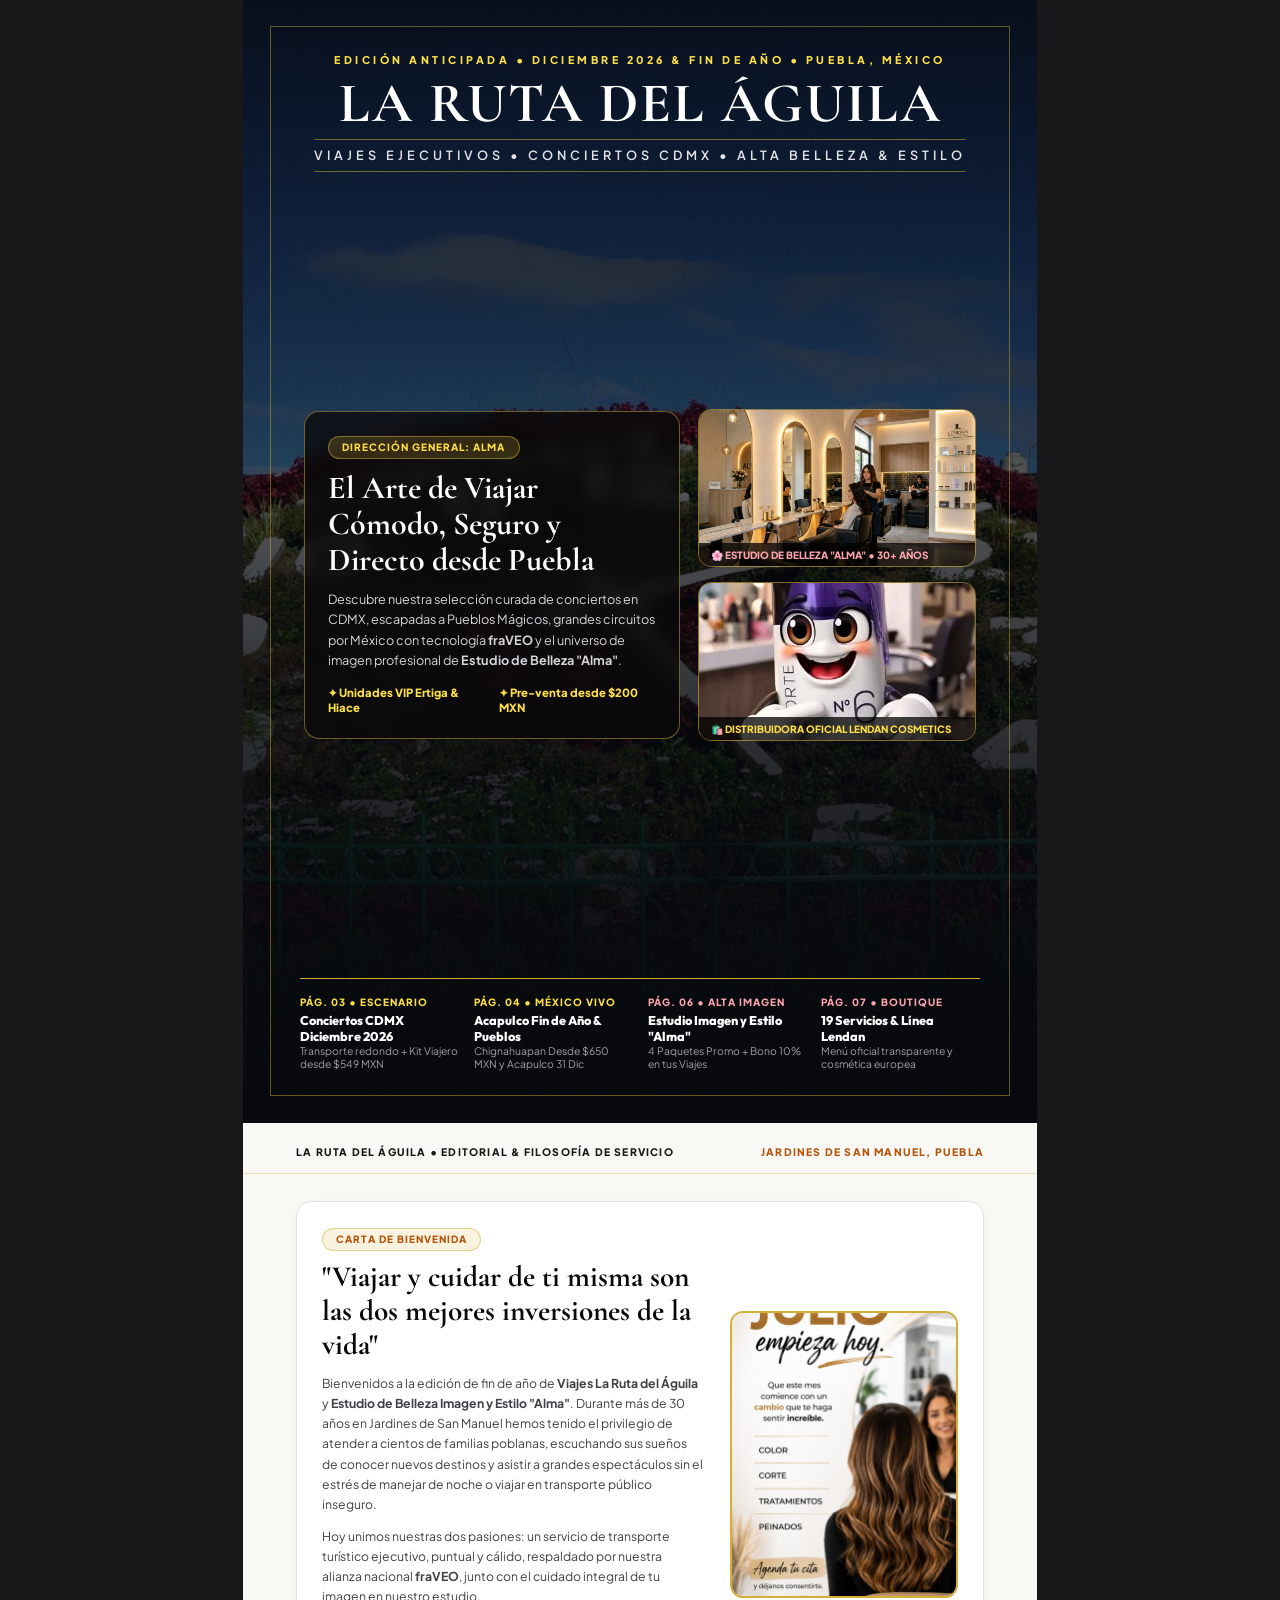
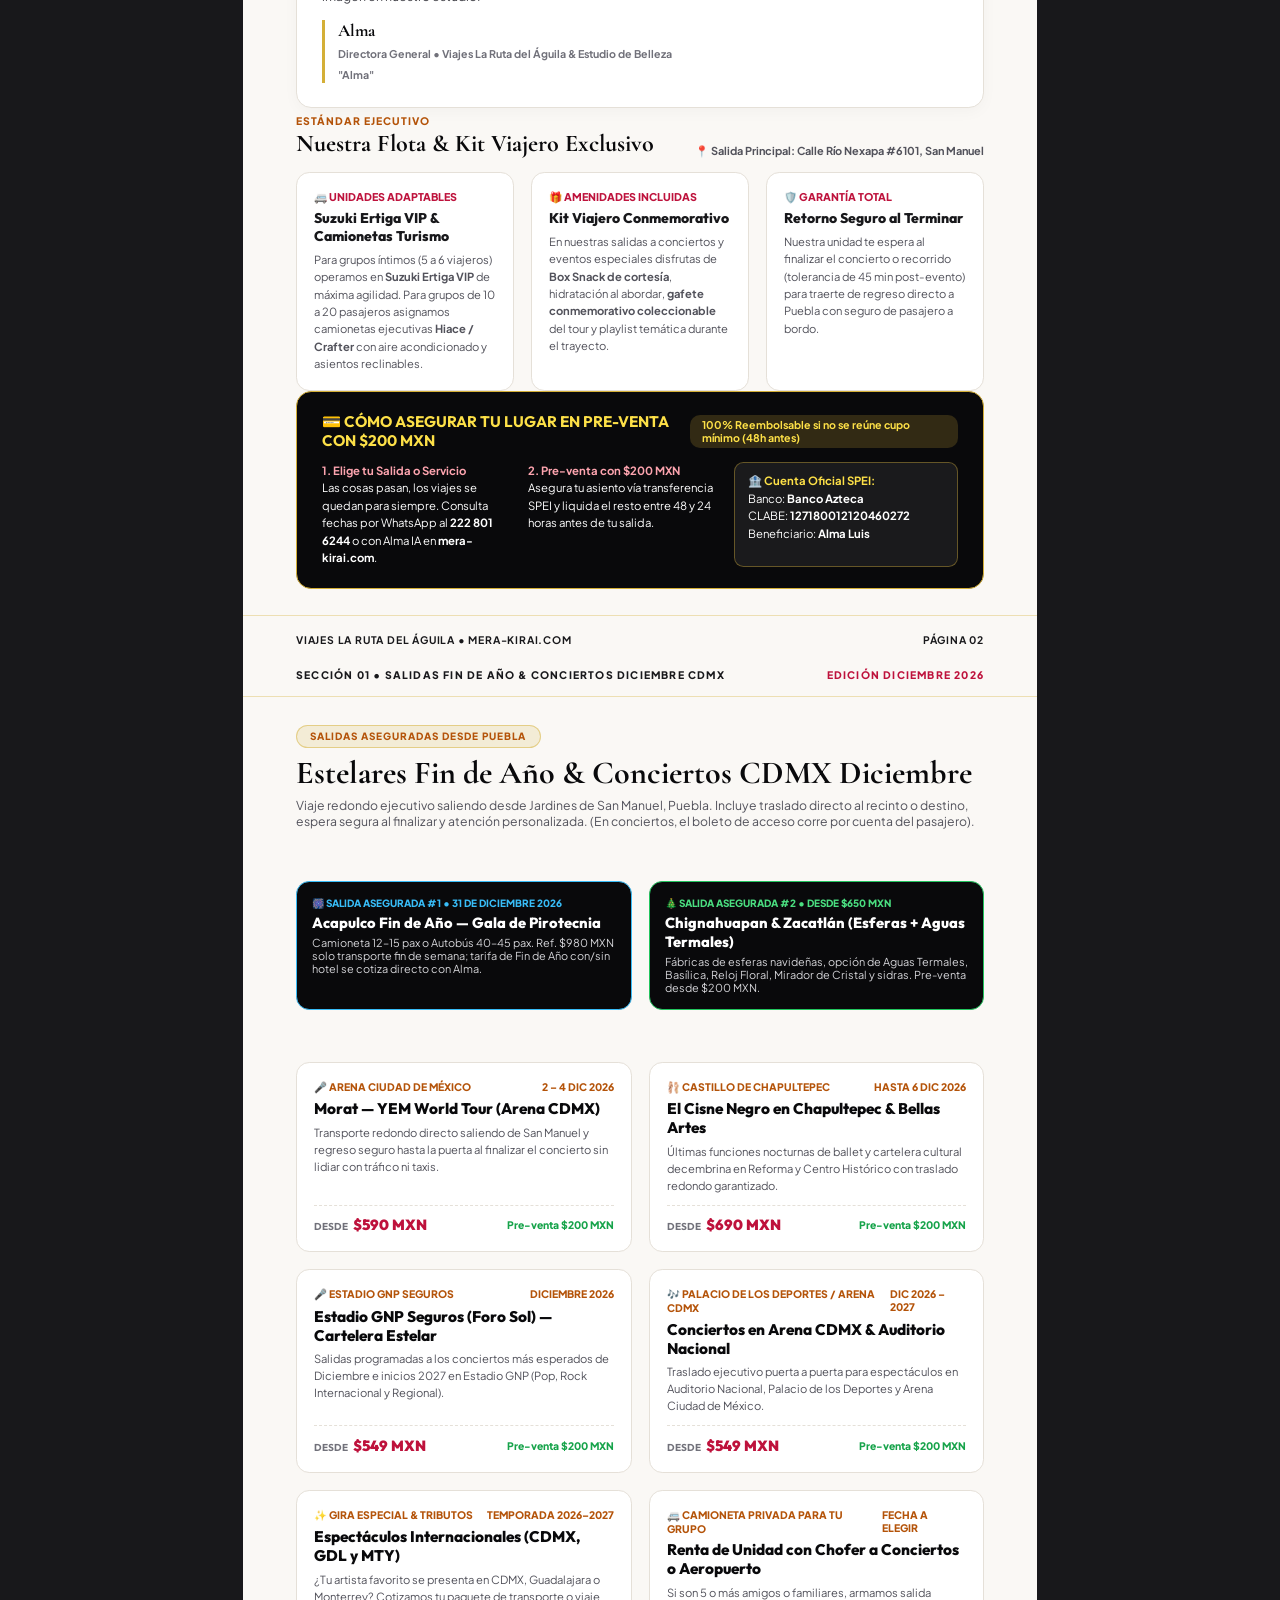
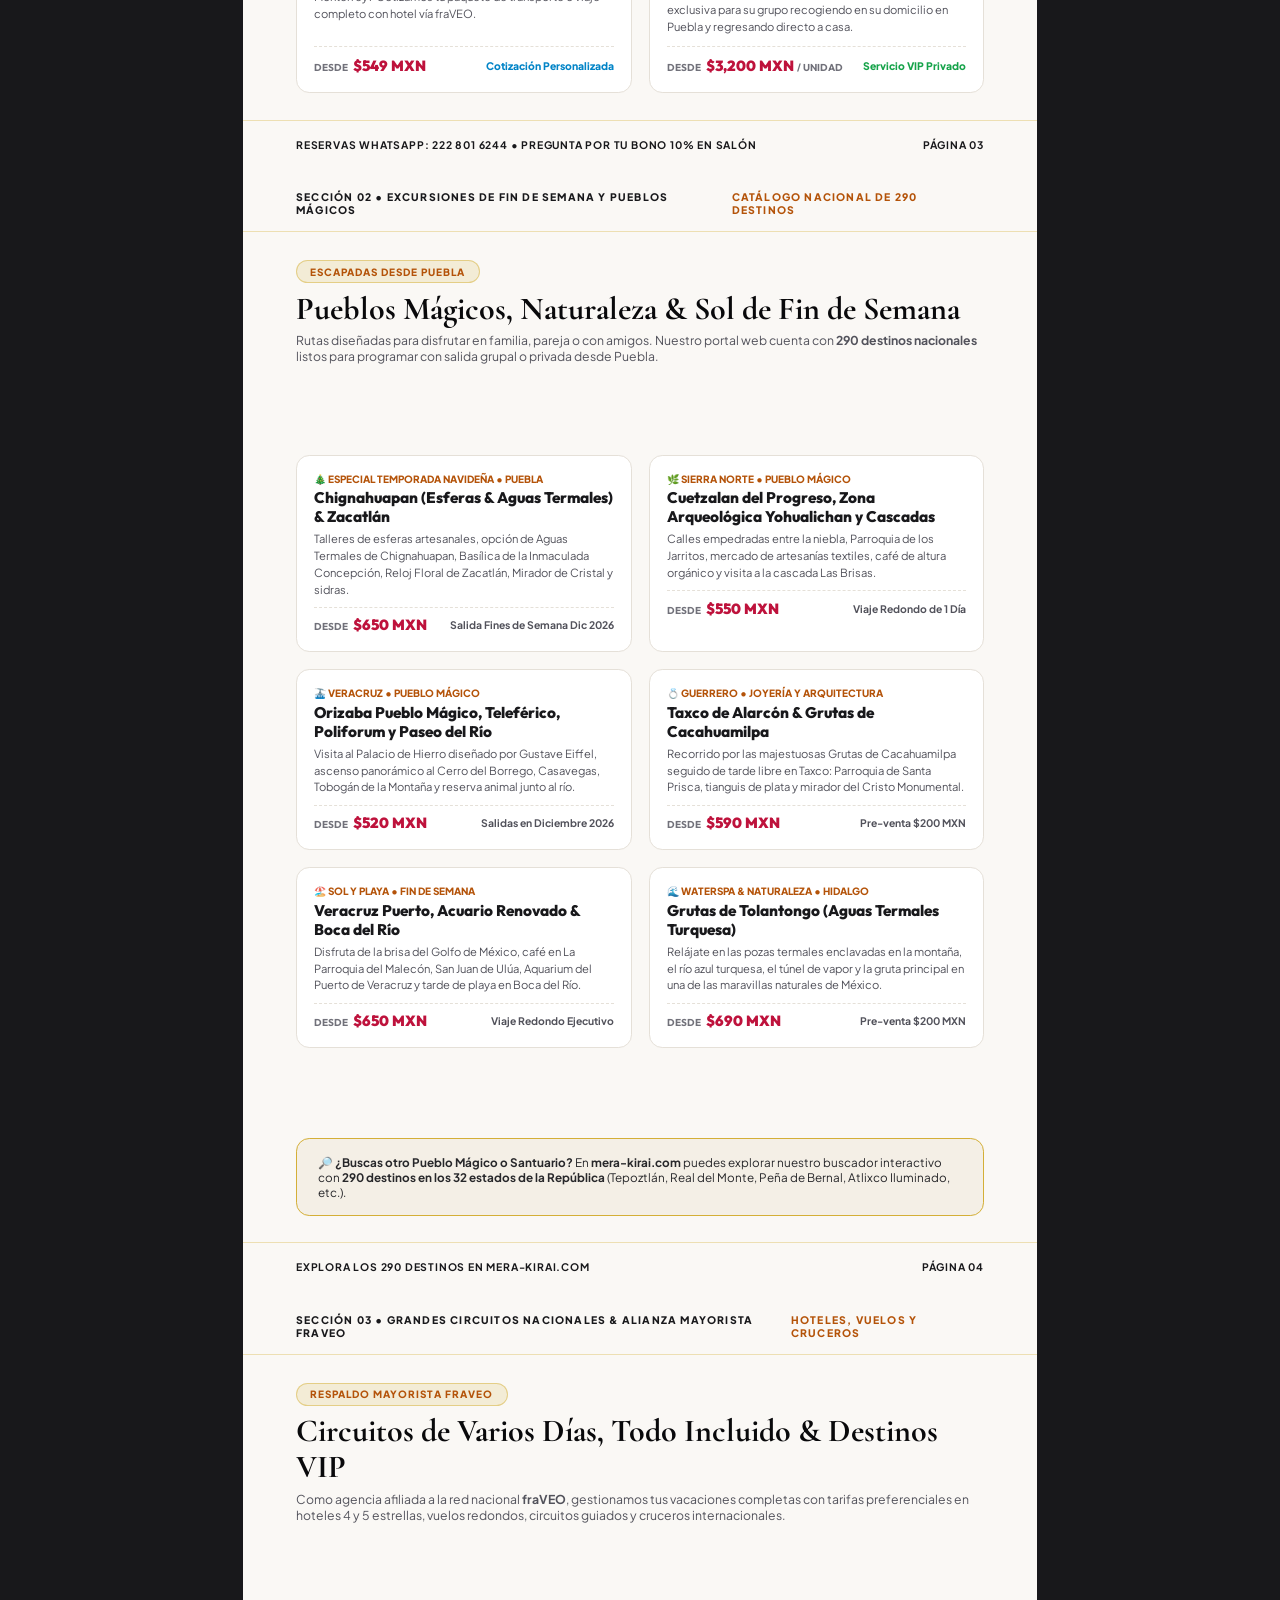
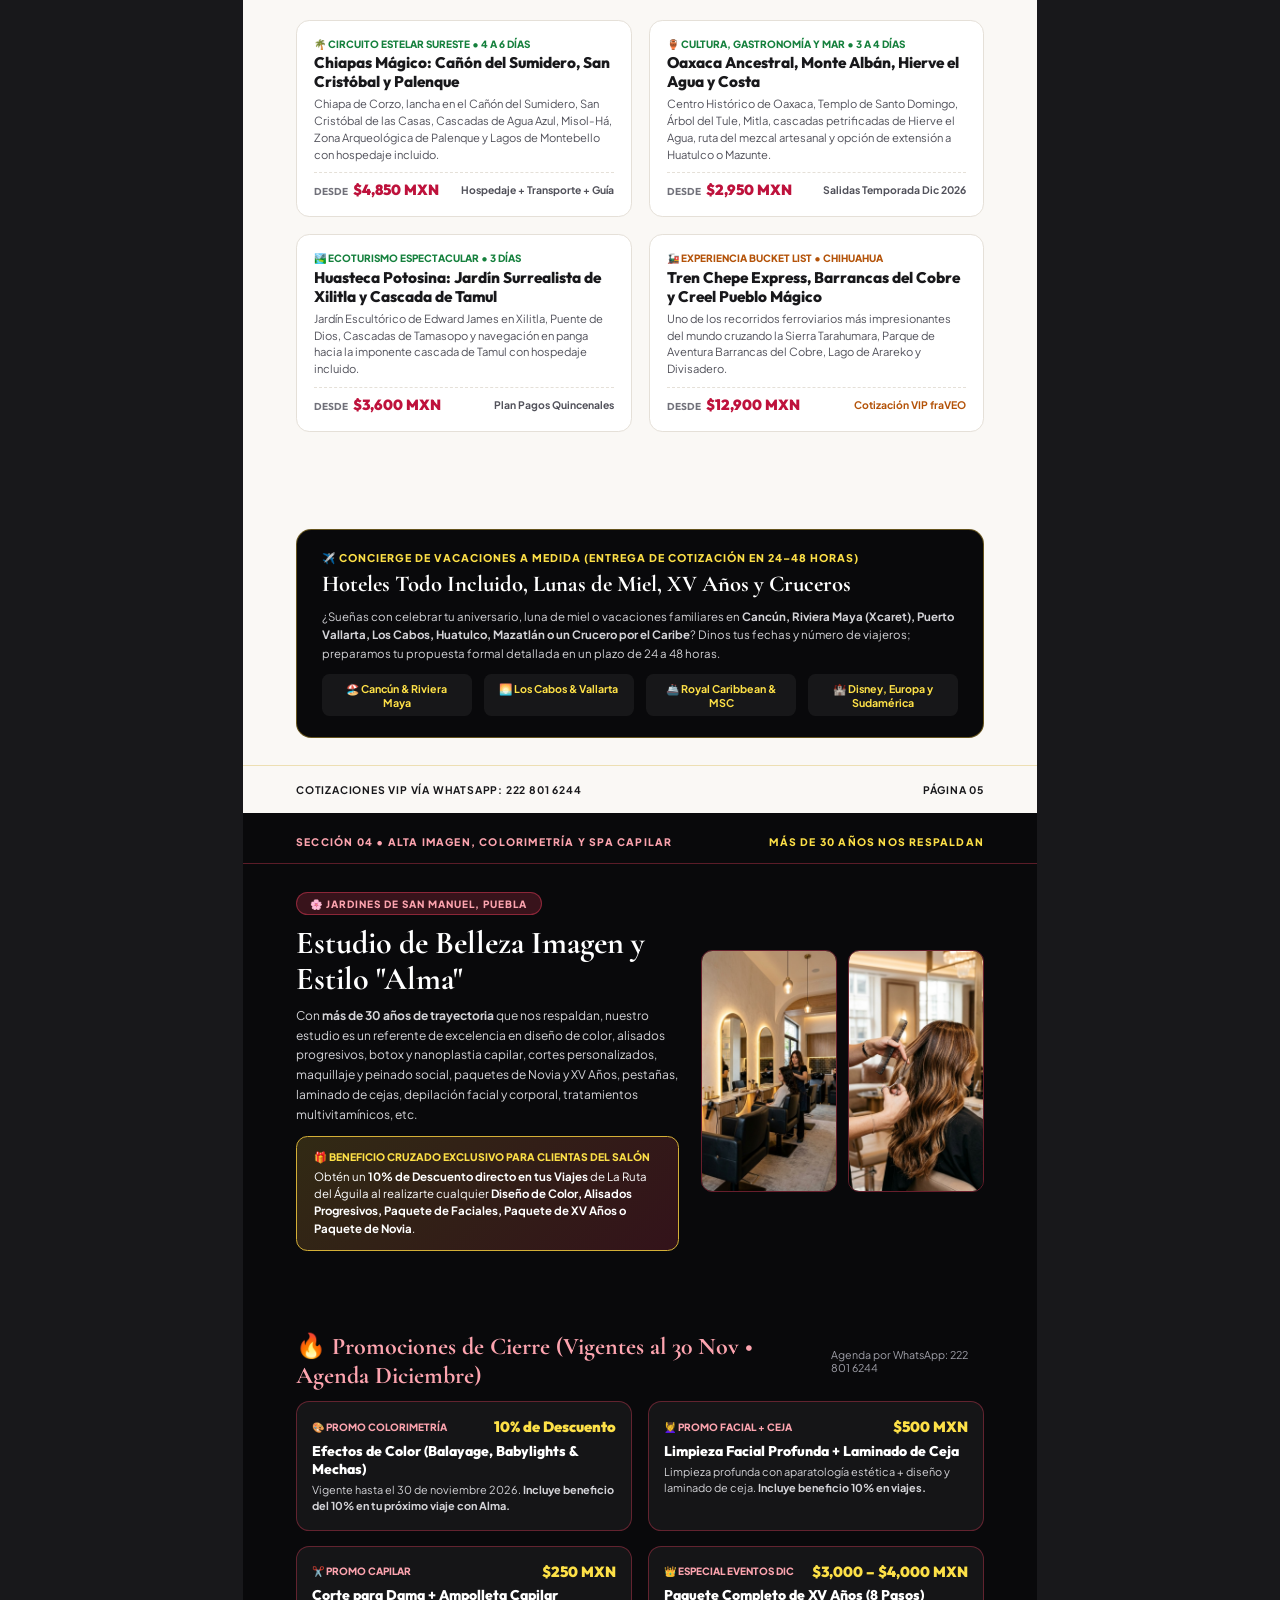
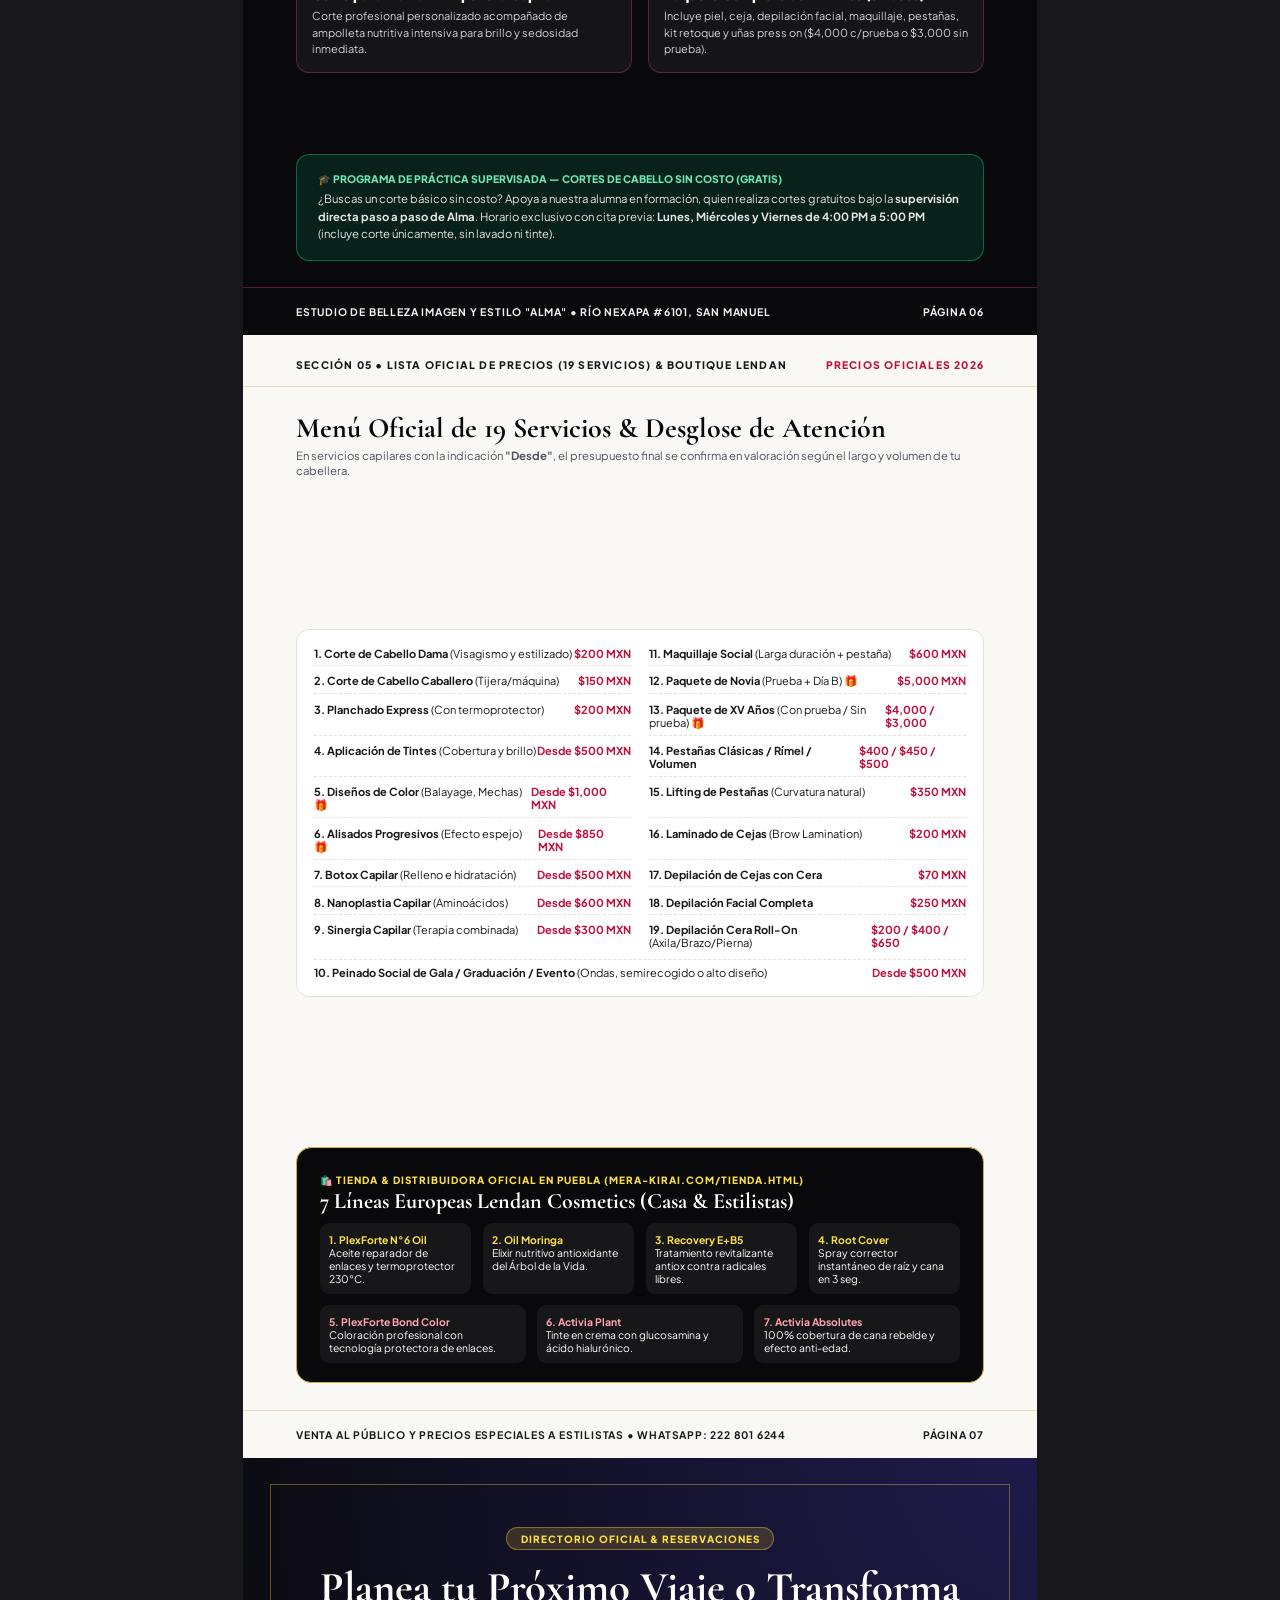
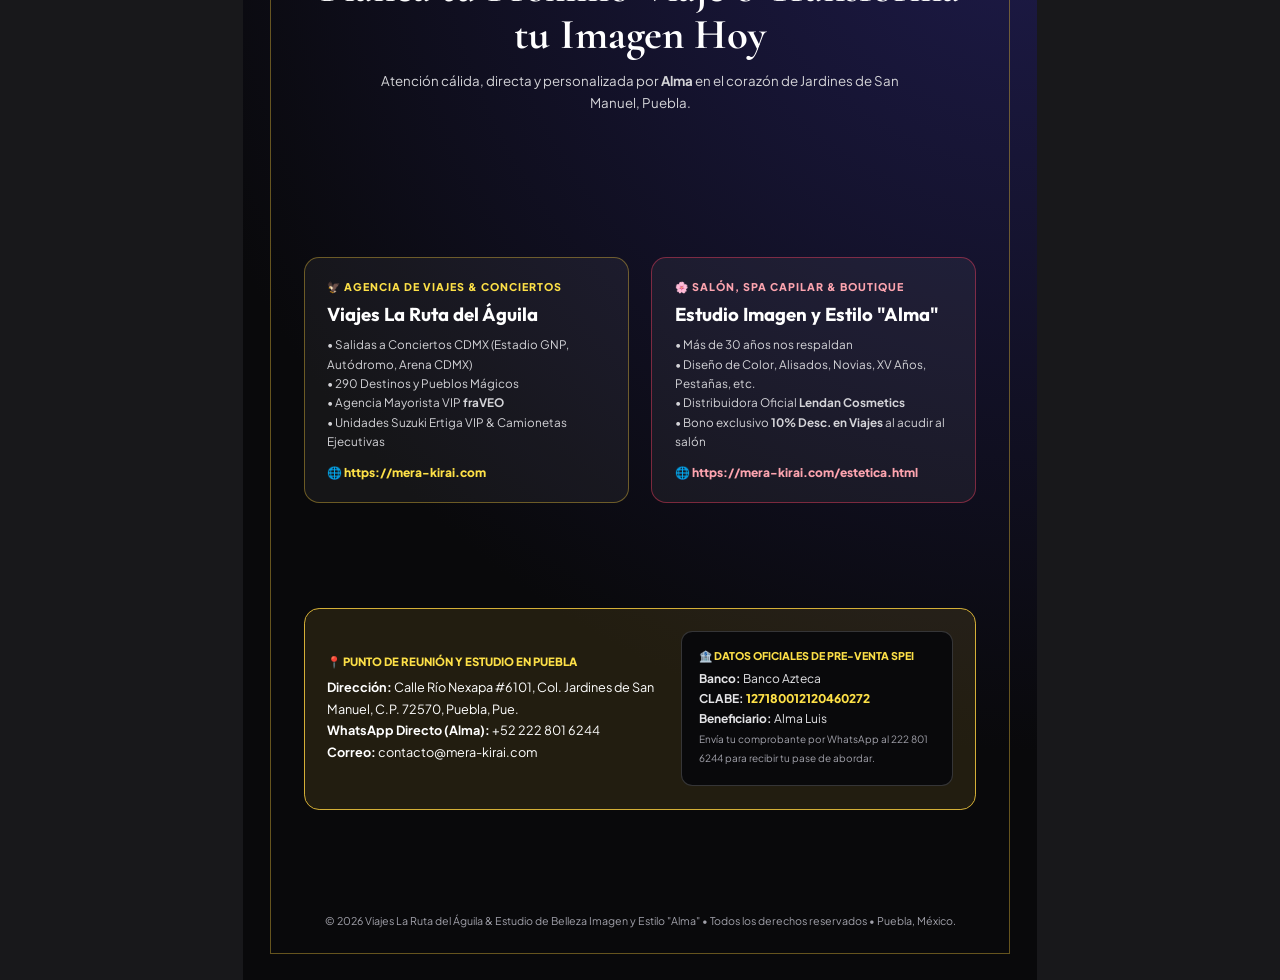
<file: catalogo_editorial_revista.html>
<!DOCTYPE html>
<html lang="es">
<head>
    <meta charset="UTF-8">
    <title>Catálogo Editorial de Lujo 2026 | Viajes La Ruta del Águila & Estudio de Belleza Alma</title>
    <meta name="description" content="Catálogo Editorial 2026 de Viajes La Ruta del Águila by Fraveo y Estudio de Belleza Alma en Puebla: excursiones, conciertos CDMX, paquetes nacionales y servicios de salón.">
    <link rel="canonical" href="https://mera-kirai.com/catalogo_editorial_revista.html">
    <link rel="preconnect" href="https://fonts.googleapis.com">
    <link rel="preconnect" href="https://fonts.gstatic.com" crossorigin>
    <link href="https://fonts.googleapis.com/css2?family=Cormorant+Garamond:ital,wght@0,500;0,600;0,700;1,600&family=Outfit:wght@400;500;600;700;800;900&family=Plus+Jakarta+Sans:wght@400;500;600;700;800&display=swap" rel="stylesheet">
    <style>
        @page {
            size: A4 portrait;
            margin: 0;
        }

        * {
            box-sizing: border-box;
            margin: 0;
            padding: 0;
            -webkit-print-color-adjust: exact !important;
            print-color-adjust: exact !important;
        }

        body {
            background: #18181b;
            font-family: 'Plus Jakarta Sans', sans-serif;
            color: #18181b;
        }

        .page {
            width: 210mm;
            height: 297mm;
            position: relative;
            overflow: hidden;
            page-break-after: always;
            break-after: page;
            margin: 0 auto;
            background: #faf8f5;
            display: flex;
            flex-direction: column;
            justify-content: space-between;
        }

        .page-dark {
            background: #09090b;
            color: #f4f4f5;
        }

        .serif-title {
            font-family: 'Cormorant Garamond', Georgia, serif;
        }

        .sans-title {
            font-family: 'Outfit', sans-serif;
        }

        .gold-text {
            color: #d4af37;
        }

        .rose-text {
            color: #f43f5e;
        }

        .page-footer-bar {
            padding: 4.5mm 14mm;
            border-top: 1px solid rgba(212, 175, 55, 0.35);
            display: flex;
            justify-content: space-between;
            align-items: center;
            font-size: 7.8pt;
            font-weight: 700;
            letter-spacing: 0.8px;
            text-transform: uppercase;
        }

        .page-header-bar {
            padding: 6mm 14mm 4mm;
            border-bottom: 1px solid rgba(212, 175, 55, 0.35);
            display: flex;
            justify-content: space-between;
            align-items: center;
            font-size: 7.8pt;
            font-weight: 800;
            letter-spacing: 1.2px;
            text-transform: uppercase;
        }

        .content-pad {
            padding: 7mm 14mm;
            flex: 1;
            display: flex;
            flex-direction: column;
            justify-content: space-between;
        }

        /* Badge & Pills */
        .lux-pill {
            display: inline-block;
            background: rgba(212, 175, 55, 0.16);
            color: #b45309;
            border: 1px solid rgba(212, 175, 55, 0.5);
            padding: 1.2mm 3.5mm;
            border-radius: 20px;
            font-size: 7.5pt;
            font-weight: 800;
            letter-spacing: 1px;
            text-transform: uppercase;
        }

        .lux-pill-dark {
            background: rgba(212, 175, 55, 0.2);
            color: #fde047;
            border: 1px solid rgba(212, 175, 55, 0.5);
        }

        .price-tag {
            font-family: 'Outfit', sans-serif;
            font-weight: 900;
            color: #be123c;
            font-size: 11pt;
        }

        .price-tag small {
            font-size: 7.5pt;
            font-weight: 700;
            color: #71717a;
            text-transform: uppercase;
            margin-right: 2px;
        }
    </style>
<script type="application/ld+json">
{
  "@context": "https://schema.org",
  "@graph": [
    {
      "@type": "WebPage",
      "name": "Catálogo Editorial de Lujo 2026 | Viajes La Ruta del Águila & Estudio de Belleza Alma",
      "url": "https://mera-kirai.com/catalogo_editorial_revista.html",
      "description": "Catálogo Editorial 2026 de Viajes La Ruta del Águila by Fraveo y Estudio de Belleza Alma en Puebla: excursiones, conciertos CDMX, paquetes nacionales y servicios de salón.",
      "inLanguage": "es-MX",
      "isPartOf": {
        "@type": "WebSite",
        "name": "Mera Kirai",
        "url": "https://mera-kirai.com/"
      }
    },
    {
      "@type": "OfferCatalog",
      "name": "Catálogo Editorial 2026 — Viajes, Tours y Servicios de Belleza",
      "url": "https://mera-kirai.com/catalogo_editorial_revista.html",
      "itemListElement": [
        {
          "@type": "Offer",
          "itemOffered": {
            "@type": "Service",
            "name": "Excursiones, tours y paquetes nacionales desde Puebla",
            "provider": {
              "@type": "TravelAgency",
              "name": "Ruta del Águila by Fraveo",
              "url": "https://mera-kirai.com/",
              "telephone": "+522228016244",
              "email": "contacto@mera-kirai.com",
              "address": {
                "@type": "PostalAddress",
                "streetAddress": "Calle Río Nexapa #6101",
                "addressLocality": "Jardines de San Manuel",
                "addressRegion": "Puebla",
                "postalCode": "72570",
                "addressCountry": "MX"
              }
            }
          }
        },
        {
          "@type": "Offer",
          "itemOffered": {
            "@type": "Service",
            "name": "Transporte redondo a conciertos en CDMX",
            "provider": {
              "@type": "TravelAgency",
              "name": "Ruta del Águila by Fraveo",
              "url": "https://mera-kirai.com/"
            }
          }
        },
        {
          "@type": "Offer",
          "itemOffered": {
            "@type": "Service",
            "name": "Servicios de salón, spa capilar y distribuidora Lendan",
            "provider": {
              "@type": "BeautySalon",
              "name": "Estudio de Belleza Imagen y Estilo \"Alma\"",
              "url": "https://mera-kirai.com/estetica.html",
              "telephone": "+522228016244",
              "address": {
                "@type": "PostalAddress",
                "streetAddress": "Calle Río Nexapa #6101",
                "addressLocality": "Jardines de San Manuel",
                "addressRegion": "Puebla",
                "postalCode": "72570",
                "addressCountry": "MX"
              }
            }
          }
        }
      ]
    }
  ]
}
</script>
</head>
<body>

    <!-- =====================================================================
         PÁGINA 1: PORTADA EDITORIAL DE LUJO
    ====================================================================== -->
    <section class="page page-dark" style="background: #07090e;">
        <!-- Imagen de fondo con overlay editorial -->
        <div style="position:absolute; inset:0; z-index:0;">
            <img src="img/zacatlan_real.jpg" style="width:100%; height:100%; object-fit:cover; opacity:0.46; filter:contrast(1.12) saturate(1.15);" alt="Portada">
            <div style="position:absolute; inset:0; background:linear-gradient(180deg, rgba(7,9,14,0.86) 0%, rgba(7,9,14,0.32) 42%, rgba(7,9,14,0.95) 85%, #07090e 100%);"></div>
        </div>

        <!-- Marco dorado interior -->
        <div style="position:absolute; inset:7mm; border:1px solid rgba(212,175,55,0.45); pointer-events:none; z-index:2;"></div>

        <!-- Cabecera de Revista -->
        <div style="position:relative; z-index:3; padding:14mm 15mm 0; text-align:center;">
            <div style="font-size:8pt; letter-spacing:3.5px; color:#fde047; font-weight:800; text-transform:uppercase; margin-bottom:2.5mm;">
                EDICIÓN ANTICIPADA • DICIEMBRE 2026 &amp; FIN DE AÑO • PUEBLA, MÉXICO
            </div>
            <h1 class="serif-title" style="font-size:42pt; font-weight:700; color:#ffffff; letter-spacing:2px; line-height:1; text-transform:uppercase; margin-bottom:2mm;">
                LA RUTA DEL ÁGUILA
            </h1>
            <div style="font-size:9.5pt; letter-spacing:4px; color:#e4e4e7; font-weight:600; text-transform:uppercase; border-top:1px solid rgba(212,175,55,0.5); border-bottom:1px solid rgba(212,175,55,0.5); padding:2mm 0; display:inline-block;">
                VIAJES EJECUTIVOS • CONCIERTOS CDMX • ALTA BELLEZA & ESTILO
            </div>
        </div>

        <!-- Centro / Fotografías Enmarcadas -->
        <div style="position:relative; z-index:3; padding:0 16mm; display:grid; grid-template-columns:1.15fr 0.85fr; gap:5mm; align-items:center;">
            <div style="background:rgba(9,9,11,0.78); backdrop-filter:blur(8px); border:1px solid rgba(212,175,55,0.5); border-radius:4mm; padding:6mm;">
                <span class="lux-pill lux-pill-dark" style="margin-bottom:3mm;">DIRECCIÓN GENERAL: ALMA</span>
                <h2 class="serif-title" style="font-size:24pt; color:#fff; line-height:1.12; margin-bottom:3mm;">
                    El Arte de Viajar Cómodo, Seguro y Directo desde Puebla
                </h2>
                <p style="font-size:9.5pt; color:#d4d4d8; line-height:1.6; margin-bottom:4mm;">
                    Descubre nuestra selección curada de conciertos en CDMX, escapadas a Pueblos Mágicos, grandes circuitos por México con tecnología <strong>fraVEO</strong> y el universo de imagen profesional de <strong>Estudio de Belleza "Alma"</strong>.
                </p>
                <div style="display:flex; gap:4mm; font-size:8.5pt; color:#fde047; font-weight:800;">
                    <span>✦ Unidades VIP Ertiga &amp; Hiace</span>
                    <span>✦ Pre-venta desde $200 MXN</span>
                </div>
            </div>

            <div style="display:grid; grid-template-rows:1fr 1fr; gap:4mm;">
                <div style="border-radius:3.5mm; overflow:hidden; border:1.5px solid rgba(212,175,55,0.6); height:42mm; position:relative;">
                    <img src="img/salon/estudio_alma_interior_v2.jpg" style="width:100%; height:100%; object-fit:cover;" alt="Estudio Alma">
                    <div style="position:absolute; bottom:0; inset-x:0; width:100%; background:rgba(0,0,0,0.75); padding:1.5mm 3mm; font-size:7.5pt; color:#fda4af; font-weight:800;">
                        🌸 ESTUDIO DE BELLEZA "ALMA" • 30+ AÑOS
                    </div>
                </div>
                <div style="border-radius:3.5mm; overflow:hidden; border:1.5px solid rgba(212,175,55,0.6); height:42mm; position:relative;">
                    <img src="img/salon/thumb_lendan_plexforte_oil.jpg" style="width:100%; height:100%; object-fit:cover;" alt="Lendan">
                    <div style="position:absolute; bottom:0; inset-x:0; width:100%; background:rgba(0,0,0,0.75); padding:1.5mm 3mm; font-size:7.5pt; color:#fde047; font-weight:800;">
                        🛍️ DISTRIBUIDORA OFICIAL LENDAN COSMETICS
                    </div>
                </div>
            </div>
        </div>

        <!-- Sumario en Portada -->
        <div style="position:relative; z-index:3; padding:0 15mm 14mm;">
            <div style="border-top:1.5px solid #d4af37; padding-top:4.5mm; display:grid; grid-template-columns:repeat(4, 1fr); gap:4mm;">
                <div>
                    <div style="color:#fde047; font-size:7.5pt; font-weight:800; letter-spacing:1px;">PÁG. 03 • ESCENARIO</div>
                    <div class="sans-title" style="color:#fff; font-size:9.5pt; font-weight:800; margin-top:1mm;">Conciertos CDMX Diciembre 2026</div>
                    <div style="color:#a1a1aa; font-size:7.8pt;">Transporte redondo + Kit Viajero desde $549 MXN</div>
                </div>
                <div>
                    <div style="color:#fde047; font-size:7.5pt; font-weight:800; letter-spacing:1px;">PÁG. 04 • MÉXICO VIVO</div>
                    <div class="sans-title" style="color:#fff; font-size:9.5pt; font-weight:800; margin-top:1mm;">Acapulco Fin de Año &amp; Pueblos</div>
                    <div style="color:#a1a1aa; font-size:7.8pt;">Chignahuapan Desde $650 MXN y Acapulco 31 Dic</div>
                </div>
                <div>
                    <div style="color:#fda4af; font-size:7.5pt; font-weight:800; letter-spacing:1px;">PÁG. 06 • ALTA IMAGEN</div>
                    <div class="sans-title" style="color:#fff; font-size:9.5pt; font-weight:800; margin-top:1mm;">Estudio Imagen y Estilo "Alma"</div>
                    <div style="color:#a1a1aa; font-size:7.8pt;">4 Paquetes Promo + Bono 10% en tus Viajes</div>
                </div>
                <div>
                    <div style="color:#fda4af; font-size:7.5pt; font-weight:800; letter-spacing:1px;">PÁG. 07 • BOUTIQUE</div>
                    <div class="sans-title" style="color:#fff; font-size:9.5pt; font-weight:800; margin-top:1mm;">19 Servicios & Línea Lendan</div>
                    <div style="color:#a1a1aa; font-size:7.8pt;">Menú oficial transparente y cosmética europea</div>
                </div>
            </div>
        </div>
    </section>

    <!-- =====================================================================
         PÁGINA 2: CARTA EDITORIAL, FLOTA EJECUTIVA & SISTEMA DE PRE-VENTA
    ====================================================================== -->
    <section class="page">
        <div class="page-header-bar">
            <span>LA RUTA DEL ÁGUILA • EDITORIAL & FILOSOFÍA DE SERVICIO</span>
            <span style="color:#b45309;">JARDINES DE SAN MANUEL, PUEBLA</span>
        </div>

        <div class="content-pad">
            <!-- Carta Editorial -->
            <div style="display:grid; grid-template-columns:1.25fr 0.75fr; gap:7mm; align-items:center; background:#fff; border:1px solid #e5e0d8; border-radius:4mm; padding:6.5mm; box-shadow:0 4px 15px rgba(0,0,0,0.03);">
                <div>
                    <span class="lux-pill" style="margin-bottom:2.5mm;">CARTA DE BIENVENIDA</span>
                    <h2 class="serif-title" style="font-size:22pt; color:#09090b; line-height:1.15; margin-bottom:3mm;">
                        "Viajar y cuidar de ti misma son las dos mejores inversiones de la vida"
                    </h2>
                    <p style="font-size:9.2pt; color:#3f3f46; line-height:1.65; margin-bottom:3mm;">
                        Bienvenidos a la edición de fin de año de <strong>Viajes La Ruta del Águila</strong> y <strong>Estudio de Belleza Imagen y Estilo "Alma"</strong>. Durante más de 30 años en Jardines de San Manuel hemos tenido el privilegio de atender a cientos de familias poblanas, escuchando sus sueños de conocer nuevos destinos y asistir a grandes espectáculos sin el estrés de manejar de noche o viajar en transporte público inseguro.
                    </p>
                    <p style="font-size:9.2pt; color:#3f3f46; line-height:1.65; margin-bottom:3.5mm;">
                        Hoy unimos nuestras dos pasiones: un servicio de transporte turístico ejecutivo, puntual y cálido, respaldado por nuestra alianza nacional <strong>fraVEO</strong>, junto con el cuidado integral de tu imagen en nuestro estudio.
                    </p>
                    <div style="border-left:3px solid #d4af37; padding-left:3.5mm;">
                        <strong class="serif-title" style="font-size:13pt; color:#09090b; display:block;">Alma</strong>
                        <span style="font-size:8pt; color:#71717a; font-weight:700;">Directora General • Viajes La Ruta del Águila & Estudio de Belleza "Alma"</span>
                    </div>
                </div>
                <div style="border-radius:3.5mm; overflow:hidden; border:2px solid #d4af37; height:76mm; position:relative;">
                    <img src="img/salon/promo_servicios_alma.jpg" style="width:100%; height:100%; object-fit:cover;" alt="Estudio de Belleza Alma">
                </div>
            </div>

            <!-- Flota y Amenidades -->
            <div>
                <div style="display:flex; justify-content:space-between; align-items:flex-end; margin-bottom:3.5mm;">
                    <div>
                        <span style="font-size:7.8pt; font-weight:800; color:#b45309; letter-spacing:1px; text-transform:uppercase;">ESTÁNDAR EJECUTIVO</span>
                        <h3 class="serif-title" style="font-size:18pt; color:#09090b;">Nuestra Flota & Kit Viajero Exclusivo</h3>
                    </div>
                    <span style="font-size:8.2pt; color:#52525b; font-weight:700;">📍 Salida Principal: Calle Río Nexapa #6101, San Manuel</span>
                </div>

                <div style="display:grid; grid-template-columns:repeat(3, 1fr); gap:4.5mm;">
                    <div style="background:#fff; border:1px solid #e5e0d8; border-radius:3.5mm; padding:4.5mm;">
                        <div style="font-size:8pt; font-weight:800; color:#be123c; margin-bottom:1.5mm;">🚐 UNIDADES ADAPTABLES</div>
                        <div class="sans-title" style="font-size:10.5pt; font-weight:800; margin-bottom:1.5mm;">Suzuki Ertiga VIP & Camionetas Turismo</div>
                        <p style="font-size:8.4pt; color:#52525b; line-height:1.55;">
                            Para grupos íntimos (5 a 6 viajeros) operamos en <strong>Suzuki Ertiga VIP</strong> de máxima agilidad. Para grupos de 10 a 20 pasajeros asignamos camionetas ejecutivas <strong>Hiace / Crafter</strong> con aire acondicionado y asientos reclinables.
                        </p>
                    </div>
                    <div style="background:#fff; border:1px solid #e5e0d8; border-radius:3.5mm; padding:4.5mm;">
                        <div style="font-size:8pt; font-weight:800; color:#be123c; margin-bottom:1.5mm;">🎁 AMENIDADES INCLUIDAS</div>
                        <div class="sans-title" style="font-size:10.5pt; font-weight:800; margin-bottom:1.5mm;">Kit Viajero Conmemorativo</div>
                        <p style="font-size:8.4pt; color:#52525b; line-height:1.55;">
                            En nuestras salidas a conciertos y eventos especiales disfrutas de <strong>Box Snack de cortesía</strong>, hidratación al abordar, <strong>gafete conmemorativo coleccionable</strong> del tour y playlist temática durante el trayecto.
                        </p>
                    </div>
                    <div style="background:#fff; border:1px solid #e5e0d8; border-radius:3.5mm; padding:4.5mm;">
                        <div style="font-size:8pt; font-weight:800; color:#be123c; margin-bottom:1.5mm;">🛡️ GARANTÍA TOTAL</div>
                        <div class="sans-title" style="font-size:10.5pt; font-weight:800; margin-bottom:1.5mm;">Retorno Seguro al Terminar</div>
                        <p style="font-size:8.4pt; color:#52525b; line-height:1.55;">
                            Nuestra unidad te espera al finalizar el concierto o recorrido (tolerancia de 45 min post-evento) para traerte de regreso directo a Puebla con seguro de pasajero a bordo.
                        </p>
                    </div>
                </div>
            </div>

            <!-- Cómo Asegurar en Pre-venta en 3 Pasos -->
            <div style="background:#09090b; color:#fff; border-radius:4mm; padding:5.5mm 6.5mm; border:1.5px solid #d4af37;">
                <div style="display:flex; justify-content:space-between; align-items:center; margin-bottom:3mm;">
                    <strong class="sans-title" style="font-size:11.5pt; color:#fde047;">💳 CÓMO ASEGURAR TU LUGAR EN PRE-VENTA CON $200 MXN</strong>
                    <span style="font-size:8pt; background:rgba(212,175,55,0.2); color:#fde047; padding:1mm 3mm; border-radius:10px; font-weight:700;">100% Reembolsable si no se reúne cupo mínimo (48h antes)</span>
                </div>
                <div style="display:grid; grid-template-columns:1fr 1fr 1.2fr; gap:5mm; font-size:8.5pt; line-height:1.55;">
                    <div>
                        <strong style="color:#fda4af;">1. Elige tu Salida o Servicio</strong><br>
                        Las cosas pasan, los viajes se quedan para siempre. Consulta fechas por WhatsApp al <strong>222 801 6244</strong> o con Alma IA en <strong>mera-kirai.com</strong>.
                    </div>
                    <div>
                        <strong style="color:#fda4af;">2. Pre-venta con $200 MXN</strong><br>
                        Asegura tu asiento vía transferencia SPEI y liquida el resto entre 48 y 24 horas antes de tu salida.
                    </div>
                    <div style="background:rgba(255,255,255,0.07); padding:2.5mm 3.5mm; border-radius:2.5mm; border:1px solid rgba(212,175,55,0.4);">
                        <strong style="color:#fde047;">🏦 Cuenta Oficial SPEI:</strong><br>
                        Banco: <strong>Banco Azteca</strong><br>
                        CLABE: <strong>127180012120460272</strong><br>
                        Beneficiario: <strong>Alma Luis</strong>
                    </div>
                </div>
            </div>
        </div>

        <div class="page-footer-bar">
            <span>VIAJES LA RUTA DEL ÁGUILA • MERA-KIRAI.COM</span>
            <span>PÁGINA 02</span>
        </div>
    </section>

    <!-- =====================================================================
         PÁGINA 3: SALIDAS FIN DE AÑO & CARTELERA CDMX (DICIEMBRE 2026)
    ====================================================================== -->
    <section class="page">
        <div class="page-header-bar">
            <span>SECCIÓN 01 • SALIDAS FIN DE AÑO &amp; CONCIERTOS DICIEMBRE CDMX</span>
            <span style="color:#be123c;">EDICIÓN DICIEMBRE 2026</span>
        </div>

        <div class="content-pad">
            <div>
                <span class="lux-pill" style="margin-bottom:2mm;">SALIDAS ASEGURADAS DESDE PUEBLA</span>
                <h2 class="serif-title" style="font-size:24pt; color:#09090b; line-height:1.12;">
                    Estelares Fin de Año &amp; Conciertos CDMX Diciembre
                </h2>
                <p style="font-size:9.2pt; color:#52525b; margin-top:1.5mm;">
                    Viaje redondo ejecutivo saliendo desde Jardines de San Manuel, Puebla. Incluye traslado directo al recinto o destino, espera segura al finalizar y atención personalizada. (En conciertos, el boleto de acceso corre por cuenta del pasajero).
                </p>
            </div>

            <!-- Recuadro de 2 Salidas Aseguradas Fin de Año -->
            <div style="display:grid; grid-template-columns:1fr 1fr; gap:4.5mm;">
                <div style="background:#09090b; color:#fff; border-radius:3.5mm; padding:4mm; position:relative; overflow:hidden; border:1.5px solid #38bdf8;">
                    <div style="font-size:7.5pt; color:#38bdf8; font-weight:800;">🎆 SALIDA ASEGURADA #1 • 31 DE DICIEMBRE 2026</div>
                    <div class="sans-title" style="font-size:11pt; font-weight:800; margin:1mm 0;">Acapulco Fin de Año — Gala de Pirotecnia</div>
                    <div style="font-size:8.2pt; color:#d4d4d8;">Camioneta 12–15 pax o Autobús 40–45 pax. Ref. $980 MXN solo transporte fin de semana; tarifa de Fin de Año con/sin hotel se cotiza directo con Alma.</div>
                </div>
                <div style="background:#09090b; color:#fff; border-radius:3.5mm; padding:4mm; position:relative; overflow:hidden; border:1.5px solid #22c55e;">
                    <div style="font-size:7.5pt; color:#4ade80; font-weight:800;">🎄 SALIDA ASEGURADA #2 • DESDE $650 MXN</div>
                    <div class="sans-title" style="font-size:11pt; font-weight:800; margin:1mm 0;">Chignahuapan &amp; Zacatlán (Esferas + Aguas Termales)</div>
                    <div style="font-size:8.2pt; color:#d4d4d8;">Fábricas de esferas navideñas, opción de Aguas Termales, Basílica, Reloj Floral, Mirador de Cristal y sidras. Pre-venta desde $200 MXN.</div>
                </div>
            </div>

            <!-- Grid de 6 Conciertos Vigentes Diciembre 2026 - Inicio 2027 -->
            <div style="display:grid; grid-template-columns:1fr 1fr; gap:4.5mm;">
                <div style="background:#fff; border:1px solid #e5e0d8; border-radius:3.5mm; padding:4.5mm; display:flex; flex-direction:column; justify-content:space-between;">
                    <div>
                        <div style="display:flex; justify-content:space-between; font-size:7.8pt; font-weight:800; color:#b45309; margin-bottom:1.5mm;">
                            <span>🎤 ARENA CIUDAD DE MÉXICO</span>
                            <span>2 – 4 DIC 2026</span>
                        </div>
                        <div class="sans-title" style="font-size:11.5pt; font-weight:800; color:#09090b; margin-bottom:1.5mm;">Morat — YEM World Tour (Arena CDMX)</div>
                        <p style="font-size:8.4pt; color:#52525b; line-height:1.5;">
                            Transporte redondo directo saliendo de San Manuel y regreso seguro hasta la puerta al finalizar el concierto sin lidiar con tráfico ni taxis.
                        </p>
                    </div>
                    <div style="display:flex; justify-content:space-between; align-items:center; border-top:1px dashed #e5e0d8; padding-top:2.5mm; margin-top:3mm;">
                        <span class="price-tag"><small>Desde</small> $590 MXN</span>
                        <span style="font-size:7.8pt; font-weight:800; color:#16a34a;">Pre-venta $200 MXN</span>
                    </div>
                </div>

                <div style="background:#fff; border:1px solid #e5e0d8; border-radius:3.5mm; padding:4.5mm; display:flex; flex-direction:column; justify-content:space-between;">
                    <div>
                        <div style="display:flex; justify-content:space-between; font-size:7.8pt; font-weight:800; color:#b45309; margin-bottom:1.5mm;">
                            <span>🩰 CASTILLO DE CHAPULTEPEC</span>
                            <span>HASTA 6 DIC 2026</span>
                        </div>
                        <div class="sans-title" style="font-size:11.5pt; font-weight:800; color:#09090b; margin-bottom:1.5mm;">El Cisne Negro en Chapultepec &amp; Bellas Artes</div>
                        <p style="font-size:8.4pt; color:#52525b; line-height:1.5;">
                            Últimas funciones nocturnas de ballet y cartelera cultural decembrina en Reforma y Centro Histórico con traslado redondo garantizado.
                        </p>
                    </div>
                    <div style="display:flex; justify-content:space-between; align-items:center; border-top:1px dashed #e5e0d8; padding-top:2.5mm; margin-top:3mm;">
                        <span class="price-tag"><small>Desde</small> $690 MXN</span>
                        <span style="font-size:7.8pt; font-weight:800; color:#16a34a;">Pre-venta $200 MXN</span>
                    </div>
                </div>

                <div style="background:#fff; border:1px solid #e5e0d8; border-radius:3.5mm; padding:4.5mm; display:flex; flex-direction:column; justify-content:space-between;">
                    <div>
                        <div style="display:flex; justify-content:space-between; font-size:7.8pt; font-weight:800; color:#b45309; margin-bottom:1.5mm;">
                            <span>🎤 ESTADIO GNP SEGUROS</span>
                            <span>DICIEMBRE 2026</span>
                        </div>
                        <div class="sans-title" style="font-size:11.5pt; font-weight:800; color:#09090b; margin-bottom:1.5mm;">Estadio GNP Seguros (Foro Sol) — Cartelera Estelar</div>
                        <p style="font-size:8.4pt; color:#52525b; line-height:1.5;">
                            Salidas programadas a los conciertos más esperados de Diciembre e inicios 2027 en Estadio GNP (Pop, Rock Internacional y Regional).
                        </p>
                    </div>
                    <div style="display:flex; justify-content:space-between; align-items:center; border-top:1px dashed #e5e0d8; padding-top:2.5mm; margin-top:3mm;">
                        <span class="price-tag"><small>Desde</small> $549 MXN</span>
                        <span style="font-size:7.8pt; font-weight:800; color:#16a34a;">Pre-venta $200 MXN</span>
                    </div>
                </div>

                <div style="background:#fff; border:1px solid #e5e0d8; border-radius:3.5mm; padding:4.5mm; display:flex; flex-direction:column; justify-content:space-between;">
                    <div>
                        <div style="display:flex; justify-content:space-between; font-size:7.8pt; font-weight:800; color:#b45309; margin-bottom:1.5mm;">
                            <span>🎶 PALACIO DE LOS DEPORTES / ARENA CDMX</span>
                            <span>DIC 2026 – 2027</span>
                        </div>
                        <div class="sans-title" style="font-size:11.5pt; font-weight:800; color:#09090b; margin-bottom:1.5mm;">Conciertos en Arena CDMX & Auditorio Nacional</div>
                        <p style="font-size:8.4pt; color:#52525b; line-height:1.5;">
                            Traslado ejecutivo puerta a puerta para espectáculos en Auditorio Nacional, Palacio de los Deportes y Arena Ciudad de México.
                        </p>
                    </div>
                    <div style="display:flex; justify-content:space-between; align-items:center; border-top:1px dashed #e5e0d8; padding-top:2.5mm; margin-top:3mm;">
                        <span class="price-tag"><small>Desde</small> $549 MXN</span>
                        <span style="font-size:7.8pt; font-weight:800; color:#16a34a;">Pre-venta $200 MXN</span>
                    </div>
                </div>

                <div style="background:#fff; border:1px solid #e5e0d8; border-radius:3.5mm; padding:4.5mm; display:flex; flex-direction:column; justify-content:space-between;">
                    <div>
                        <div style="display:flex; justify-content:space-between; font-size:7.8pt; font-weight:800; color:#b45309; margin-bottom:1.5mm;">
                            <span>✨ GIRA ESPECIAL & TRIBUTOS</span>
                            <span>TEMPORADA 2026–2027</span>
                        </div>
                        <div class="sans-title" style="font-size:11.5pt; font-weight:800; color:#09090b; margin-bottom:1.5mm;">Espectáculos Internacionales (CDMX, GDL y MTY)</div>
                        <p style="font-size:8.4pt; color:#52525b; line-height:1.5;">
                            ¿Tu artista favorito se presenta en CDMX, Guadalajara o Monterrey? Cotizamos tu paquete de transporte o viaje completo con hotel vía fraVEO.
                        </p>
                    </div>
                    <div style="display:flex; justify-content:space-between; align-items:center; border-top:1px dashed #e5e0d8; padding-top:2.5mm; margin-top:3mm;">
                        <span class="price-tag"><small>Desde</small> $549 MXN</span>
                        <span style="font-size:7.8pt; font-weight:800; color:#0284c7;">Cotización Personalizada</span>
                    </div>
                </div>

                <div style="background:#fff; border:1px solid #e5e0d8; border-radius:3.5mm; padding:4.5mm; display:flex; flex-direction:column; justify-content:space-between;">
                    <div>
                        <div style="display:flex; justify-content:space-between; font-size:7.8pt; font-weight:800; color:#b45309; margin-bottom:1.5mm;">
                            <span>🚐 CAMIONETA PRIVADA PARA TU GRUPO</span>
                            <span>FECHA A ELEGIR</span>
                        </div>
                        <div class="sans-title" style="font-size:11.5pt; font-weight:800; color:#09090b; margin-bottom:1.5mm;">Renta de Unidad con Chofer a Conciertos o Aeropuerto</div>
                        <p style="font-size:8.4pt; color:#52525b; line-height:1.5;">
                            Si son 5 o más amigos o familiares, armamos salida exclusiva para su grupo recogiendo en su domicilio en Puebla y regresando directo a casa.
                        </p>
                    </div>
                    <div style="display:flex; justify-content:space-between; align-items:center; border-top:1px dashed #e5e0d8; padding-top:2.5mm; margin-top:3mm;">
                        <span class="price-tag"><small>Desde</small> $3,200 MXN <small>/ Unidad</small></span>
                        <span style="font-size:7.8pt; font-weight:800; color:#16a34a;">Servicio VIP Privado</span>
                    </div>
                </div>
            </div>
        </div>

        <div class="page-footer-bar">
            <span>RESERVAS WHATSAPP: 222 801 6244 • PREGUNTA POR TU BONO 10% EN SALÓN</span>
            <span>PÁGINA 03</span>
        </div>
    </section>

    <!-- =====================================================================
         PÁGINA 4: ESCAPADAS DE 1 DÍA — PUEBLOS MÁGICOS, NATURALEZA Y PLAYAS
    ====================================================================== -->
    <section class="page">
        <div class="page-header-bar">
            <span>SECCIÓN 02 • EXCURSIONES DE FIN DE SEMANA Y PUEBLOS MÁGICOS</span>
            <span style="color:#b45309;">CATÁLOGO NACIONAL DE 290 DESTINOS</span>
        </div>

        <div class="content-pad">
            <div>
                <span class="lux-pill" style="margin-bottom:2mm;">ESCAPADAS DESDE PUEBLA</span>
                <h2 class="serif-title" style="font-size:24pt; color:#09090b; line-height:1.12;">
                    Pueblos Mágicos, Naturaleza & Sol de Fin de Semana
                </h2>
                <p style="font-size:9.2pt; color:#52525b; margin-top:1.5mm;">
                    Rutas diseñadas para disfrutar en familia, pareja o con amigos. Nuestro portal web cuenta con <strong>290 destinos nacionales</strong> listos para programar con salida grupal o privada desde Puebla.
                </p>
            </div>

            <div style="display:grid; grid-template-columns:1fr 1fr; gap:4.5mm;">
                <!-- Card 1 -->
                <div style="background:#fff; border:1px solid #e5e0d8; border-radius:3.5mm; padding:4.5mm;">
                    <div style="font-size:7.5pt; font-weight:800; color:#b45309;">🎄 ESPECIAL TEMPORADA NAVIDEÑA • PUEBLA</div>
                    <div class="sans-title" style="font-size:11.5pt; font-weight:800; margin:1mm 0;">Chignahuapan (Esferas &amp; Aguas Termales) &amp; Zacatlán</div>
                    <p style="font-size:8.4pt; color:#52525b; line-height:1.5; margin-bottom:2.5mm;">
                        Talleres de esferas artesanales, opción de Aguas Termales de Chignahuapan, Basílica de la Inmaculada Concepción, Reloj Floral de Zacatlán, Mirador de Cristal y sidras.
                    </p>
                    <div style="display:flex; justify-content:space-between; align-items:center; border-top:1px dashed #e5e0d8; padding-top:2mm;">
                        <span class="price-tag"><small>Desde</small> $650 MXN</span>
                        <span style="font-size:7.8pt; font-weight:700; color:#52525b;">Salida Fines de Semana Dic 2026</span>
                    </div>
                </div>

                <!-- Card 2 -->
                <div style="background:#fff; border:1px solid #e5e0d8; border-radius:3.5mm; padding:4.5mm;">
                    <div style="font-size:7.5pt; font-weight:800; color:#b45309;">🌿 SIERRA NORTE • PUEBLO MÁGICO</div>
                    <div class="sans-title" style="font-size:11.5pt; font-weight:800; margin:1mm 0;">Cuetzalan del Progreso, Zona Arqueológica Yohualichan y Cascadas</div>
                    <p style="font-size:8.4pt; color:#52525b; line-height:1.5; margin-bottom:2.5mm;">
                        Calles empedradas entre la niebla, Parroquia de los Jarritos, mercado de artesanías textiles, café de altura orgánico y visita a la cascada Las Brisas.
                    </p>
                    <div style="display:flex; justify-content:space-between; align-items:center; border-top:1px dashed #e5e0d8; padding-top:2mm;">
                        <span class="price-tag"><small>Desde</small> $550 MXN</span>
                        <span style="font-size:7.8pt; font-weight:700; color:#52525b;">Viaje Redondo de 1 Día</span>
                    </div>
                </div>

                <!-- Card 3 -->
                <div style="background:#fff; border:1px solid #e5e0d8; border-radius:3.5mm; padding:4.5mm;">
                    <div style="font-size:7.5pt; font-weight:800; color:#b45309;">🚠 VERACRUZ • PUEBLO MÁGICO</div>
                    <div class="sans-title" style="font-size:11.5pt; font-weight:800; margin:1mm 0;">Orizaba Pueblo Mágico, Teleférico, Poliforum y Paseo del Río</div>
                    <p style="font-size:8.4pt; color:#52525b; line-height:1.5; margin-bottom:2.5mm;">
                        Visita al Palacio de Hierro diseñado por Gustave Eiffel, ascenso panorámico al Cerro del Borrego, Casavegas, Tobogán de la Montaña y reserva animal junto al río.
                    </p>
                    <div style="display:flex; justify-content:space-between; align-items:center; border-top:1px dashed #e5e0d8; padding-top:2mm;">
                        <span class="price-tag"><small>Desde</small> $520 MXN</span>
                        <span style="font-size:7.8pt; font-weight:700; color:#52525b;">Salidas en Diciembre 2026</span>
                    </div>
                </div>

                <!-- Card 4 -->
                <div style="background:#fff; border:1px solid #e5e0d8; border-radius:3.5mm; padding:4.5mm;">
                    <div style="font-size:7.5pt; font-weight:800; color:#b45309;">💍 GUERRERO • JOYERÍA Y ARQUITECTURA</div>
                    <div class="sans-title" style="font-size:11.5pt; font-weight:800; margin:1mm 0;">Taxco de Alarcón & Grutas de Cacahuamilpa</div>
                    <p style="font-size:8.4pt; color:#52525b; line-height:1.5; margin-bottom:2.5mm;">
                        Recorrido por las majestuosas Grutas de Cacahuamilpa seguido de tarde libre en Taxco: Parroquia de Santa Prisca, tianguis de plata y mirador del Cristo Monumental.
                    </p>
                    <div style="display:flex; justify-content:space-between; align-items:center; border-top:1px dashed #e5e0d8; padding-top:2mm;">
                        <span class="price-tag"><small>Desde</small> $590 MXN</span>
                        <span style="font-size:7.8pt; font-weight:700; color:#52525b;">Pre-venta $200 MXN</span>
                    </div>
                </div>

                <!-- Card 5 -->
                <div style="background:#fff; border:1px solid #e5e0d8; border-radius:3.5mm; padding:4.5mm;">
                    <div style="font-size:7.5pt; font-weight:800; color:#b45309;">🏖️ SOL Y PLAYA • FIN DE SEMANA</div>
                    <div class="sans-title" style="font-size:11.5pt; font-weight:800; margin:1mm 0;">Veracruz Puerto, Acuario Renovado & Boca del Río</div>
                    <p style="font-size:8.4pt; color:#52525b; line-height:1.5; margin-bottom:2.5mm;">
                        Disfruta de la brisa del Golfo de México, café en La Parroquia del Malecón, San Juan de Ulúa, Aquarium del Puerto de Veracruz y tarde de playa en Boca del Río.
                    </p>
                    <div style="display:flex; justify-content:space-between; align-items:center; border-top:1px dashed #e5e0d8; padding-top:2mm;">
                        <span class="price-tag"><small>Desde</small> $650 MXN</span>
                        <span style="font-size:7.8pt; font-weight:700; color:#52525b;">Viaje Redondo Ejecutivo</span>
                    </div>
                </div>

                <!-- Card 6 -->
                <div style="background:#fff; border:1px solid #e5e0d8; border-radius:3.5mm; padding:4.5mm;">
                    <div style="font-size:7.5pt; font-weight:800; color:#b45309;">🌊 WATERSPA & NATURALEZA • HIDALGO</div>
                    <div class="sans-title" style="font-size:11.5pt; font-weight:800; margin:1mm 0;">Grutas de Tolantongo (Aguas Termales Turquesa)</div>
                    <p style="font-size:8.4pt; color:#52525b; line-height:1.5; margin-bottom:2.5mm;">
                        Relájate en las pozas termales enclavadas en la montaña, el río azul turquesa, el túnel de vapor y la gruta principal en una de las maravillas naturales de México.
                    </p>
                    <div style="display:flex; justify-content:space-between; align-items:center; border-top:1px dashed #e5e0d8; padding-top:2mm;">
                        <span class="price-tag"><small>Desde</small> $690 MXN</span>
                        <span style="font-size:7.8pt; font-weight:700; color:#52525b;">Pre-venta $200 MXN</span>
                    </div>
                </div>
            </div>

            <!-- Nota de Catálogo Digital -->
            <div style="background:#f4efe6; border:1px solid #d4af37; border-radius:3.5mm; padding:4mm 5.5mm; display:flex; justify-content:space-between; align-items:center;">
                <div style="font-size:8.8pt; color:#27272a;">
                    <strong>🔎 ¿Buscas otro Pueblo Mágico o Santuario?</strong> En <strong>mera-kirai.com</strong> puedes explorar nuestro buscador interactivo con <strong>290 destinos en los 32 estados de la República</strong> (Tepoztlán, Real del Monte, Peña de Bernal, Atlixco Iluminado, etc.).
                </div>
            </div>
        </div>

        <div class="page-footer-bar">
            <span>EXPLORA LOS 290 DESTINOS EN MERA-KIRAI.COM</span>
            <span>PÁGINA 04</span>
        </div>
    </section>

    <!-- =====================================================================
         PÁGINA 5: CIRCUITOS NACIONALES Y AGENCIA DE VIAJES VIP fraVEO
    ====================================================================== -->
    <section class="page">
        <div class="page-header-bar">
            <span>SECCIÓN 03 • GRANDES CIRCUITOS NACIONALES & ALIANZA MAYORISTA fraVEO</span>
            <span style="color:#b45309;">HOTELES, VUELOS Y CRUCEROS</span>
        </div>

        <div class="content-pad">
            <div>
                <span class="lux-pill" style="margin-bottom:2mm;">RESPALDO MAYORISTA fraVEO</span>
                <h2 class="serif-title" style="font-size:24pt; color:#09090b; line-height:1.12;">
                    Circuitos de Varios Días, Todo Incluido & Destinos VIP
                </h2>
                <p style="font-size:9.2pt; color:#52525b; margin-top:1.5mm;">
                    Como agencia afiliada a la red nacional <strong>fraVEO</strong>, gestionamos tus vacaciones completas con tarifas preferenciales en hoteles 4 y 5 estrellas, vuelos redondos, circuitos guiados y cruceros internacionales.
                </p>
            </div>

            <div style="display:grid; grid-template-columns:1fr 1fr; gap:4.5mm;">
                <div style="background:#fff; border:1px solid #e5e0d8; border-radius:3.5mm; padding:4.5mm;">
                    <div style="font-size:7.5pt; font-weight:800; color:#15803d;">🌴 CIRCUITO ESTELAR SURESTE • 4 A 6 DÍAS</div>
                    <div class="sans-title" style="font-size:11.5pt; font-weight:800; margin:1mm 0;">Chiapas Mágico: Cañón del Sumidero, San Cristóbal y Palenque</div>
                    <p style="font-size:8.4pt; color:#52525b; line-height:1.5; margin-bottom:2.5mm;">
                        Chiapa de Corzo, lancha en el Cañón del Sumidero, San Cristóbal de las Casas, Cascadas de Agua Azul, Misol-Há, Zona Arqueológica de Palenque y Lagos de Montebello con hospedaje incluido.
                    </p>
                    <div style="display:flex; justify-content:space-between; align-items:center; border-top:1px dashed #e5e0d8; padding-top:2mm;">
                        <span class="price-tag"><small>Desde</small> $4,850 MXN</span>
                        <span style="font-size:7.8pt; font-weight:700; color:#52525b;">Hospedaje + Transporte + Guía</span>
                    </div>
                </div>

                <div style="background:#fff; border:1px solid #e5e0d8; border-radius:3.5mm; padding:4.5mm;">
                    <div style="font-size:7.5pt; font-weight:800; color:#15803d;">🏺 CULTURA, GASTRONOMÍA Y MAR • 3 A 4 DÍAS</div>
                    <div class="sans-title" style="font-size:11.5pt; font-weight:800; margin:1mm 0;">Oaxaca Ancestral, Monte Albán, Hierve el Agua y Costa</div>
                    <p style="font-size:8.4pt; color:#52525b; line-height:1.5; margin-bottom:2.5mm;">
                        Centro Histórico de Oaxaca, Templo de Santo Domingo, Árbol del Tule, Mitla, cascadas petrificadas de Hierve el Agua, ruta del mezcal artesanal y opción de extensión a Huatulco o Mazunte.
                    </p>
                    <div style="display:flex; justify-content:space-between; align-items:center; border-top:1px dashed #e5e0d8; padding-top:2mm;">
                        <span class="price-tag"><small>Desde</small> $2,950 MXN</span>
                        <span style="font-size:7.8pt; font-weight:700; color:#52525b;">Salidas Temporada Dic 2026</span>
                    </div>
                </div>

                <div style="background:#fff; border:1px solid #e5e0d8; border-radius:3.5mm; padding:4.5mm;">
                    <div style="font-size:7.5pt; font-weight:800; color:#15803d;">🏞️ ECOTURISMO ESPECTACULAR • 3 DÍAS</div>
                    <div class="sans-title" style="font-size:11.5pt; font-weight:800; margin:1mm 0;">Huasteca Potosina: Jardín Surrealista de Xilitla y Cascada de Tamul</div>
                    <p style="font-size:8.4pt; color:#52525b; line-height:1.5; margin-bottom:2.5mm;">
                        Jardín Escultórico de Edward James en Xilitla, Puente de Dios, Cascadas de Tamasopo y navegación en panga hacia la imponente cascada de Tamul con hospedaje incluido.
                    </p>
                    <div style="display:flex; justify-content:space-between; align-items:center; border-top:1px dashed #e5e0d8; padding-top:2mm;">
                        <span class="price-tag"><small>Desde</small> $3,600 MXN</span>
                        <span style="font-size:7.8pt; font-weight:700; color:#52525b;">Plan Pagos Quincenales</span>
                    </div>
                </div>

                <div style="background:#fff; border:1px solid #e5e0d8; border-radius:3.5mm; padding:4.5mm;">
                    <div style="font-size:7.5pt; font-weight:800; color:#b45309;">🚂 EXPERIENCIA BUCKET LIST • CHIHUAHUA</div>
                    <div class="sans-title" style="font-size:11.5pt; font-weight:800; margin:1mm 0;">Tren Chepe Express, Barrancas del Cobre y Creel Pueblo Mágico</div>
                    <p style="font-size:8.4pt; color:#52525b; line-height:1.5; margin-bottom:2.5mm;">
                        Uno de los recorridos ferroviarios más impresionantes del mundo cruzando la Sierra Tarahumara, Parque de Aventura Barrancas del Cobre, Lago de Arareko y Divisadero.
                    </p>
                    <div style="display:flex; justify-content:space-between; align-items:center; border-top:1px dashed #e5e0d8; padding-top:2mm;">
                        <span class="price-tag"><small>Desde</small> $12,900 MXN</span>
                        <span style="font-size:7.8pt; font-weight:700; color:#b45309;">Cotización VIP fraVEO</span>
                    </div>
                </div>
            </div>

            <!-- Bloque Todo Incluido Playas y Cruceros -->
            <div style="background:#09090b; color:#fff; border-radius:4mm; padding:5.5mm 6.5mm; border:1px solid rgba(212,175,55,0.45);">
                <div style="font-size:8pt; color:#fde047; font-weight:800; letter-spacing:1px; margin-bottom:1.5mm;">✈️ CONCIERGE DE VACACIONES A MEDIDA (ENTREGA DE COTIZACIÓN EN 24–48 HORAS)</div>
                <h3 class="serif-title" style="font-size:17pt; color:#fff; margin-bottom:2.5mm;">
                    Hoteles Todo Incluido, Lunas de Miel, XV Años y Cruceros
                </h3>
                <p style="font-size:8.6pt; color:#d4d4d8; line-height:1.6; margin-bottom:3mm;">
                    ¿Sueñas con celebrar tu aniversario, luna de miel o vacaciones familiares en <strong>Cancún, Riviera Maya (Xcaret), Puerto Vallarta, Los Cabos, Huatulco, Mazatlán o un Crucero por el Caribe</strong>? Dinos tus fechas y número de viajeros; preparamos tu propuesta formal detallada en un plazo de 24 a 48 horas.
                </p>
                <div style="display:grid; grid-template-columns:repeat(4, 1fr); gap:3mm; font-size:8pt; font-weight:700; color:#fde047;">
                    <div style="background:rgba(255,255,255,0.06); padding:2mm 3mm; border-radius:2mm; text-align:center;">🏖️ Cancún & Riviera Maya</div>
                    <div style="background:rgba(255,255,255,0.06); padding:2mm 3mm; border-radius:2mm; text-align:center;">🌅 Los Cabos & Vallarta</div>
                    <div style="background:rgba(255,255,255,0.06); padding:2mm 3mm; border-radius:2mm; text-align:center;">🚢 Royal Caribbean & MSC</div>
                    <div style="background:rgba(255,255,255,0.06); padding:2mm 3mm; border-radius:2mm; text-align:center;">🏰 Disney, Europa y Sudamérica</div>
                </div>
            </div>
        </div>

        <div class="page-footer-bar">
            <span>COTIZACIONES VIP VÍA WHATSAPP: 222 801 6244</span>
            <span>PÁGINA 05</span>
        </div>
    </section>

    <!-- =====================================================================
         PÁGINA 6: ESPECIAL ESTUDIO DE BELLEZA IMAGEN Y ESTILO "ALMA"
    ====================================================================== -->
    <section class="page page-dark">
        <div class="page-header-bar" style="border-color:rgba(244,63,94,0.35);">
            <span style="color:#fda4af;">SECCIÓN 04 • ALTA IMAGEN, COLORIMETRÍA Y SPA CAPILAR</span>
            <span style="color:#fde047;">MÁS DE 30 AÑOS NOS RESPALDAN</span>
        </div>

        <div class="content-pad">
            <!-- Hero del Estudio -->
            <div style="display:grid; grid-template-columns:1.15fr 0.85fr; gap:6mm; align-items:center;">
                <div>
                    <span class="lux-pill" style="background:rgba(244,63,94,0.2); color:#fda4af; border-color:rgba(244,63,94,0.45); margin-bottom:2.5mm;">
                        🌸 JARDINES DE SAN MANUEL, PUEBLA
                    </span>
                    <h2 class="serif-title" style="font-size:24pt; color:#fff; line-height:1.12; margin-bottom:2.5mm;">
                        Estudio de Belleza Imagen y Estilo "Alma"
                    </h2>
                    <p style="font-size:9pt; color:#d4d4d8; line-height:1.65; margin-bottom:3mm;">
                        Con <strong>más de 30 años de trayectoria</strong> que nos respaldan, nuestro estudio es un referente de excelencia en diseño de color, alisados progresivos, botox y nanoplastia capilar, cortes personalizados, maquillaje y peinado social, paquetes de Novia y XV Años, pestañas, laminado de cejas, depilación facial y corporal, tratamientos multivitamínicos, etc.
                    </p>
                    <div style="background:linear-gradient(135deg, rgba(212,175,55,0.2), rgba(244,63,94,0.18)); border:1px solid #d4af37; border-radius:3mm; padding:3.5mm 4.5mm;">
                        <div style="font-size:7.8pt; font-weight:800; color:#fde047; text-transform:uppercase;">🎁 BENEFICIO CRUZADO EXCLUSIVO PARA CLIENTAS DEL SALÓN</div>
                        <div style="font-size:8.6pt; color:#fff; line-height:1.5; margin-top:1mm;">
                            Obtén un <strong>10% de Descuento directo en tus Viajes</strong> de La Ruta del Águila al realizarte cualquier <strong>Diseño de Color, Alisados Progresivos, Paquete de Faciales, Paquete de XV Años o Paquete de Novia</strong>.
                        </div>
                    </div>
                </div>
                <div style="display:grid; grid-template-columns:1fr 1fr; gap:3mm;">
                    <img src="img/salon/estudio_alma_interior_v2.jpg" style="width:100%; height:64mm; object-fit:cover; border-radius:3mm; border:1px solid rgba(244,63,94,0.4);" alt="Instalaciones del Estudio">
                    <img src="img/salon/estudio_alma_balayage_v2.jpg" style="width:100%; height:64mm; object-fit:cover; border-radius:3mm; border:1px solid rgba(244,63,94,0.4);" alt="Diseño de Color y Estilismo">
                </div>
            </div>

            <!-- Promociones Vigentes & Cierre de Temporada -->
            <div>
                <div style="display:flex; justify-content:space-between; align-items:center; margin-bottom:3mm;">
                    <h3 class="serif-title" style="font-size:18pt; color:#fda4af;">🔥 Promociones de Cierre (Vigentes al 30 Nov • Agenda Diciembre)</h3>
                    <span style="font-size:8pt; color:#a1a1aa;">Agenda por WhatsApp: 222 801 6244</span>
                </div>
                <div style="display:grid; grid-template-columns:1fr 1fr; gap:4mm;">
                    <div style="background:rgba(255,255,255,0.05); border:1px solid rgba(244,63,94,0.35); border-radius:3.5mm; padding:4mm;">
                        <div style="display:flex; justify-content:space-between; align-items:center; margin-bottom:1.5mm;">
                            <span style="font-size:7.5pt; font-weight:800; color:#fda4af;">🎨 PROMO COLORIMETRÍA</span>
                            <span class="sans-title" style="font-size:11pt; font-weight:900; color:#fde047;">10% de Descuento</span>
                        </div>
                        <div class="sans-title" style="font-size:10.5pt; font-weight:800; color:#fff; margin-bottom:1mm;">Efectos de Color (Balayage, Babylights &amp; Mechas)</div>
                        <p style="font-size:8.2pt; color:#d4d4d8; line-height:1.5;">Vigente hasta el 30 de noviembre 2026. <strong>Incluye beneficio del 10% en tu próximo viaje con Alma.</strong></p>
                    </div>

                    <div style="background:rgba(255,255,255,0.05); border:1px solid rgba(244,63,94,0.35); border-radius:3.5mm; padding:4mm;">
                        <div style="display:flex; justify-content:space-between; align-items:center; margin-bottom:1.5mm;">
                            <span style="font-size:7.5pt; font-weight:800; color:#fda4af;">💆‍♀️ PROMO FACIAL + CEJA</span>
                            <span class="sans-title" style="font-size:11pt; font-weight:900; color:#fde047;">$500 MXN</span>
                        </div>
                        <div class="sans-title" style="font-size:10.5pt; font-weight:800; color:#fff; margin-bottom:1mm;">Limpieza Facial Profunda + Laminado de Ceja</div>
                        <p style="font-size:8.2pt; color:#d4d4d8; line-height:1.5;">Limpieza profunda con aparatología estética + diseño y laminado de ceja. <strong>Incluye beneficio 10% en viajes.</strong></p>
                    </div>

                    <div style="background:rgba(255,255,255,0.05); border:1px solid rgba(244,63,94,0.35); border-radius:3.5mm; padding:4mm;">
                        <div style="display:flex; justify-content:space-between; align-items:center; margin-bottom:1.5mm;">
                            <span style="font-size:7.5pt; font-weight:800; color:#fda4af;">✂️ PROMO CAPILAR</span>
                            <span class="sans-title" style="font-size:11pt; font-weight:900; color:#fde047;">$250 MXN</span>
                        </div>
                        <div class="sans-title" style="font-size:10.5pt; font-weight:800; color:#fff; margin-bottom:1mm;">Corte para Dama + Ampolleta Capilar</div>
                        <p style="font-size:8.2pt; color:#d4d4d8; line-height:1.5;">Corte profesional personalizado acompañado de ampolleta nutritiva intensiva para brillo y sedosidad inmediata.</p>
                    </div>

                    <div style="background:rgba(255,255,255,0.05); border:1px solid rgba(244,63,94,0.35); border-radius:3.5mm; padding:4mm;">
                        <div style="display:flex; justify-content:space-between; align-items:center; margin-bottom:1.5mm;">
                            <span style="font-size:7.5pt; font-weight:800; color:#fda4af;">👑 ESPECIAL EVENTOS DIC</span>
                            <span class="sans-title" style="font-size:11pt; font-weight:900; color:#fde047;">$3,000 – $4,000 MXN</span>
                        </div>
                        <div class="sans-title" style="font-size:10.5pt; font-weight:800; color:#fff; margin-bottom:1mm;">Paquete Completo de XV Años (8 Pasos)</div>
                        <p style="font-size:8.2pt; color:#d4d4d8; line-height:1.5;">Incluye piel, ceja, depilación facial, maquillaje, pestañas, kit retoque y uñas press on ($4,000 c/prueba o $3,000 sin prueba).</p>
                    </div>
                </div>
            </div>

            <!-- Gancho Comunitario: Cortes Gratis por Alumna Supervisada -->
            <div style="background:rgba(16,185,129,0.14); border:1.5px solid rgba(16,185,129,0.45); border-radius:3.5mm; padding:4.5mm 5.5mm; display:flex; justify-content:space-between; align-items:center; gap:5mm;">
                <div>
                    <div style="font-size:7.8pt; font-weight:800; color:#6ee7b7; text-transform:uppercase; margin-bottom:1mm;">
                        🎓 PROGRAMA DE PRÁCTICA SUPERVISADA — CORTES DE CABELLO SIN COSTO (GRATIS)
                    </div>
                    <p style="font-size:8.5pt; color:#e4e4e7; line-height:1.55;">
                        ¿Buscas un corte básico sin costo? Apoya a nuestra alumna en formación, quien realiza cortes gratuitos bajo la <strong>supervisión directa paso a paso de Alma</strong>. Horario exclusivo con cita previa: <strong>Lunes, Miércoles y Viernes de 4:00 PM a 5:00 PM</strong> (incluye corte únicamente, sin lavado ni tinte).
                    </p>
                </div>
            </div>
        </div>

        <div class="page-footer-bar" style="border-color:rgba(244,63,94,0.35);">
            <span>ESTUDIO DE BELLEZA IMAGEN Y ESTILO "ALMA" • RÍO NEXAPA #6101, SAN MANUEL</span>
            <span>PÁGINA 06</span>
        </div>
    </section>

    <!-- =====================================================================
         PÁGINA 7: MENÚ OFICIAL DE 19 SERVICIOS & DISTRIBUIDORA LENDAN
    ====================================================================== -->
    <section class="page">
        <div class="page-header-bar">
            <span>SECCIÓN 05 • LISTA OFICIAL DE PRECIOS (19 SERVICIOS) & BOUTIQUE LENDAN</span>
            <span style="color:#be123c;">PRECIOS OFICIALES 2026</span>
        </div>

        <div class="content-pad">
            <div>
                <h2 class="serif-title" style="font-size:21pt; color:#09090b; line-height:1.12; margin-bottom:1mm;">
                    Menú Oficial de 19 Servicios & Desglose de Atención
                </h2>
                <p style="font-size:8.5pt; color:#52525b;">
                    En servicios capilares con la indicación <strong>"Desde"</strong>, el presupuesto final se confirma en valoración según el largo y volumen de tu cabellera.
                </p>
            </div>

            <!-- Tabla / Grid compacto de los 19 Servicios -->
            <div style="display:grid; grid-template-columns:1fr 1fr; gap:2.2mm 5mm; background:#fff; border:1px solid #e5e0d8; border-radius:3.5mm; padding:4.5mm; font-size:8.3pt;">
                <div style="display:flex; justify-content:space-between; border-bottom:1px dashed #e5e0d8; padding-bottom:1.4mm;">
                    <span><strong>1. Corte de Cabello Dama</strong> (Visagismo y estilizado)</span>
                    <strong style="color:#be123c;">$200 MXN</strong>
                </div>
                <div style="display:flex; justify-content:space-between; border-bottom:1px dashed #e5e0d8; padding-bottom:1.4mm;">
                    <span><strong>11. Maquillaje Social</strong> (Larga duración + pestaña)</span>
                    <strong style="color:#be123c;">$600 MXN</strong>
                </div>

                <div style="display:flex; justify-content:space-between; border-bottom:1px dashed #e5e0d8; padding-bottom:1.4mm;">
                    <span><strong>2. Corte de Cabello Caballero</strong> (Tijera/máquina)</span>
                    <strong style="color:#be123c;">$150 MXN</strong>
                </div>
                <div style="display:flex; justify-content:space-between; border-bottom:1px dashed #e5e0d8; padding-bottom:1.4mm;">
                    <span><strong>12. Paquete de Novia</strong> (Prueba + Día B) 🎁</span>
                    <strong style="color:#be123c;">$5,000 MXN</strong>
                </div>

                <div style="display:flex; justify-content:space-between; border-bottom:1px dashed #e5e0d8; padding-bottom:1.4mm;">
                    <span><strong>3. Planchado Express</strong> (Con termoprotector)</span>
                    <strong style="color:#be123c;">$200 MXN</strong>
                </div>
                <div style="display:flex; justify-content:space-between; border-bottom:1px dashed #e5e0d8; padding-bottom:1.4mm;">
                    <span><strong>13. Paquete de XV Años</strong> (Con prueba / Sin prueba) 🎁</span>
                    <strong style="color:#be123c;">$4,000 / $3,000</strong>
                </div>

                <div style="display:flex; justify-content:space-between; border-bottom:1px dashed #e5e0d8; padding-bottom:1.4mm;">
                    <span><strong>4. Aplicación de Tintes</strong> (Cobertura y brillo)</span>
                    <strong style="color:#be123c;">Desde $500 MXN</strong>
                </div>
                <div style="display:flex; justify-content:space-between; border-bottom:1px dashed #e5e0d8; padding-bottom:1.4mm;">
                    <span><strong>14. Pestañas Clásicas / Rímel / Volumen</strong></span>
                    <strong style="color:#be123c;">$400 / $450 / $500</strong>
                </div>

                <div style="display:flex; justify-content:space-between; border-bottom:1px dashed #e5e0d8; padding-bottom:1.4mm;">
                    <span><strong>5. Diseños de Color</strong> (Balayage, Mechas) 🎁</span>
                    <strong style="color:#be123c;">Desde $1,000 MXN</strong>
                </div>
                <div style="display:flex; justify-content:space-between; border-bottom:1px dashed #e5e0d8; padding-bottom:1.4mm;">
                    <span><strong>15. Lifting de Pestañas</strong> (Curvatura natural)</span>
                    <strong style="color:#be123c;">$350 MXN</strong>
                </div>

                <div style="display:flex; justify-content:space-between; border-bottom:1px dashed #e5e0d8; padding-bottom:1.4mm;">
                    <span><strong>6. Alisados Progresivos</strong> (Efecto espejo) 🎁</span>
                    <strong style="color:#be123c;">Desde $850 MXN</strong>
                </div>
                <div style="display:flex; justify-content:space-between; border-bottom:1px dashed #e5e0d8; padding-bottom:1.4mm;">
                    <span><strong>16. Laminado de Cejas</strong> (Brow Lamination)</span>
                    <strong style="color:#be123c;">$200 MXN</strong>
                </div>

                <div style="display:flex; justify-content:space-between; border-bottom:1px dashed #e5e0d8; padding-bottom:1.4mm;">
                    <span><strong>7. Botox Capilar</strong> (Relleno e hidratación)</span>
                    <strong style="color:#be123c;">Desde $500 MXN</strong>
                </div>
                <div style="display:flex; justify-content:space-between; border-bottom:1px dashed #e5e0d8; padding-bottom:1.4mm;">
                    <span><strong>17. Depilación de Cejas con Cera</strong></span>
                    <strong style="color:#be123c;">$70 MXN</strong>
                </div>

                <div style="display:flex; justify-content:space-between; border-bottom:1px dashed #e5e0d8; padding-bottom:1.4mm;">
                    <span><strong>8. Nanoplastia Capilar</strong> (Aminoácidos)</span>
                    <strong style="color:#be123c;">Desde $600 MXN</strong>
                </div>
                <div style="display:flex; justify-content:space-between; border-bottom:1px dashed #e5e0d8; padding-bottom:1.4mm;">
                    <span><strong>18. Depilación Facial Completa</strong></span>
                    <strong style="color:#be123c;">$250 MXN</strong>
                </div>

                <div style="display:flex; justify-content:space-between; padding-bottom:0.5mm;">
                    <span><strong>9. Sinergia Capilar</strong> (Terapia combinada)</span>
                    <strong style="color:#be123c;">Desde $300 MXN</strong>
                </div>
                <div style="display:flex; justify-content:space-between; padding-bottom:0.5mm;">
                    <span><strong>19. Depilación Cera Roll-On</strong> (Axila/Brazo/Pierna)</span>
                    <strong style="color:#be123c;">$200 / $400 / $650</strong>
                </div>

                <div style="display:flex; justify-content:space-between; border-top:1px dashed #e5e0d8; padding-top:1.4mm; grid-column:span 2;">
                    <span><strong>10. Peinado Social de Gala / Graduación / Evento</strong> (Ondas, semirecogido o alto diseño)</span>
                    <strong style="color:#be123c;">Desde $500 MXN</strong>
                </div>
            </div>

            <!-- Distribuidora Oficial Lendan Cosmetics (7 Líneas) -->
            <div style="background:#09090b; color:#fff; border-radius:4mm; padding:5mm 6mm; border:1.5px solid #d4af37;">
                <div style="display:flex; justify-content:space-between; align-items:center; margin-bottom:2.5mm;">
                    <div>
                        <span style="font-size:7.5pt; color:#fde047; font-weight:800; letter-spacing:1px;">🛍️ TIENDA & DISTRIBUIDORA OFICIAL EN PUEBLA (MERA-KIRAI.COM/TIENDA.HTML)</span>
                        <h3 class="serif-title" style="font-size:16.5pt; color:#fff;">7 Líneas Europeas Lendan Cosmetics (Casa & Estilistas)</h3>
                    </div>
                </div>
                <div style="display:grid; grid-template-columns:repeat(4, 1fr); gap:3mm; margin-bottom:3mm;">
                    <div style="background:rgba(255,255,255,0.06); padding:2.5mm; border-radius:2.5mm; font-size:7.8pt;">
                        <strong style="color:#fde047; display:block;">1. PlexForte N°6 Oil</strong>
                        Aceite reparador de enlaces y termoprotector 230°C.
                    </div>
                    <div style="background:rgba(255,255,255,0.06); padding:2.5mm; border-radius:2.5mm; font-size:7.8pt;">
                        <strong style="color:#fde047; display:block;">2. Oil Moringa</strong>
                        Elixir nutritivo antioxidante del Árbol de la Vida.
                    </div>
                    <div style="background:rgba(255,255,255,0.06); padding:2.5mm; border-radius:2.5mm; font-size:7.8pt;">
                        <strong style="color:#fde047; display:block;">3. Recovery E+B5</strong>
                        Tratamiento revitalizante antiox contra radicales libres.
                    </div>
                    <div style="background:rgba(255,255,255,0.06); padding:2.5mm; border-radius:2.5mm; font-size:7.8pt;">
                        <strong style="color:#fde047; display:block;">4. Root Cover</strong>
                        Spray corrector instantáneo de raíz y cana en 3 seg.
                    </div>
                </div>
                <div style="display:grid; grid-template-columns:repeat(3, 1fr); gap:3mm;">
                    <div style="background:rgba(255,255,255,0.06); padding:2.5mm; border-radius:2.5mm; font-size:7.8pt;">
                        <strong style="color:#fda4af; display:block;">5. PlexForte Bond Color</strong>
                        Coloración profesional con tecnología protectora de enlaces.
                    </div>
                    <div style="background:rgba(255,255,255,0.06); padding:2.5mm; border-radius:2.5mm; font-size:7.8pt;">
                        <strong style="color:#fda4af; display:block;">6. Activia Plant</strong>
                        Tinte en crema con glucosamina y ácido hialurónico.
                    </div>
                    <div style="background:rgba(255,255,255,0.06); padding:2.5mm; border-radius:2.5mm; font-size:7.8pt;">
                        <strong style="color:#fda4af; display:block;">7. Activia Absolutes</strong>
                        100% cobertura de cana rebelde y efecto anti-edad.
                    </div>
                </div>
            </div>
        </div>

        <div class="page-footer-bar">
            <span>VENTA AL PÚBLICO Y PRECIOS ESPECIALES A ESTILISTAS • WHATSAPP: 222 801 6244</span>
            <span>PÁGINA 07</span>
        </div>
    </section>

    <!-- =====================================================================
         PÁGINA 8: CONTRAPORTADA EDITORIAL — DIRECTORIO Y CONTACTO DIRECTO
    ====================================================================== -->
    <section class="page page-dark" style="background: radial-gradient(circle at top right, #1e1b4b, #09090b 65%);">
        <div style="position:absolute; inset:7mm; border:1px solid rgba(212,175,55,0.45); pointer-events:none;"></div>

        <div style="padding:18mm 16mm 10mm; text-align:center;">
            <span class="lux-pill lux-pill-dark" style="margin-bottom:4mm;">DIRECTORIO OFICIAL & RESERVACIONES</span>
            <h2 class="serif-title" style="font-size:32pt; color:#fff; line-height:1.1; margin-bottom:3mm;">
                Planea tu Próximo Viaje o Transforma tu Imagen Hoy
            </h2>
            <p style="font-size:10pt; color:#d4d4d8; max-width:145mm; margin:0 auto; line-height:1.65;">
                Atención cálida, directa y personalizada por <strong>Alma</strong> en el corazón de Jardines de San Manuel, Puebla.
            </p>
        </div>

        <div style="padding:0 16mm; display:grid; grid-template-columns:1fr 1fr; gap:6mm;">
            <div style="background:rgba(255,255,255,0.05); border:1px solid rgba(212,175,55,0.45); border-radius:4mm; padding:6mm;">
                <div style="font-size:8pt; font-weight:800; color:#fde047; letter-spacing:1px; margin-bottom:2mm;">🦅 AGENCIA DE VIAJES & CONCIERTOS</div>
                <h3 class="sans-title" style="font-size:14pt; color:#fff; margin-bottom:2.5mm;">Viajes La Ruta del Águila</h3>
                <p style="font-size:8.8pt; color:#d4d4d8; line-height:1.65; margin-bottom:3.5mm;">
                    • Salidas a Conciertos CDMX (Estadio GNP, Autódromo, Arena CDMX)<br>
                    • 290 Destinos y Pueblos Mágicos<br>
                    • Agencia Mayorista VIP <strong>fraVEO</strong><br>
                    • Unidades Suzuki Ertiga VIP & Camionetas Ejecutivas
                </p>
                <div style="font-size:9pt; color:#fde047; font-weight:800;">🌐 https://mera-kirai.com</div>
            </div>

            <div style="background:rgba(255,255,255,0.05); border:1px solid rgba(244,63,94,0.45); border-radius:4mm; padding:6mm;">
                <div style="font-size:8pt; font-weight:800; color:#fda4af; letter-spacing:1px; margin-bottom:2mm;">🌸 SALÓN, SPA CAPILAR & BOUTIQUE</div>
                <h3 class="sans-title" style="font-size:14pt; color:#fff; margin-bottom:2.5mm;">Estudio Imagen y Estilo "Alma"</h3>
                <p style="font-size:8.8pt; color:#d4d4d8; line-height:1.65; margin-bottom:3.5mm;">
                    • Más de 30 años nos respaldan<br>
                    • Diseño de Color, Alisados, Novias, XV Años, Pestañas, etc.<br>
                    • Distribuidora Oficial <strong>Lendan Cosmetics</strong><br>
                    • Bono exclusivo <strong>10% Desc. en Viajes</strong> al acudir al salón
                </p>
                <div style="font-size:9pt; color:#fda4af; font-weight:800;">🌐 https://mera-kirai.com/estetica.html</div>
            </div>
        </div>

        <!-- Ficha Central de Ubicación y Cuenta Bancaria -->
        <div style="padding:0 16mm;">
            <div style="background:rgba(212,175,55,0.12); border:1.5px solid #d4af37; border-radius:4mm; padding:6mm; display:grid; grid-template-columns:1.1fr 0.9fr; gap:6mm; align-items:center;">
                <div>
                    <div style="font-size:8.5pt; font-weight:800; color:#fde047; margin-bottom:2mm;">📍 PUNTO DE REUNIÓN Y ESTUDIO EN PUEBLA</div>
                    <div style="font-size:9.5pt; color:#fff; line-height:1.7;">
                        <strong>Dirección:</strong> Calle Río Nexapa #6101, Col. Jardines de San Manuel, C.P. 72570, Puebla, Pue.<br>
                        <strong>WhatsApp Directo (Alma):</strong> +52 222 801 6244<br>
                        <strong>Correo:</strong> contacto@mera-kirai.com
                    </div>
                </div>
                <div style="background:#09090b; border:1px solid rgba(255,255,255,0.18); border-radius:3mm; padding:4.5mm;">
                    <div style="font-size:8pt; font-weight:800; color:#fde047; margin-bottom:1.5mm;">🏦 DATOS OFICIALES DE PRE-VENTA SPEI</div>
                    <div style="font-size:9pt; color:#e4e4e7; line-height:1.65;">
                        <strong>Banco:</strong> Banco Azteca<br>
                        <strong>CLABE:</strong> <span style="color:#fde047; font-weight:800;">127180012120460272</span><br>
                        <strong>Beneficiario:</strong> Alma Luis<br>
                        <small style="color:#a1a1aa;">Envía tu comprobante por WhatsApp al 222 801 6244 para recibir tu pase de abordar.</small>
                    </div>
                </div>
            </div>
        </div>

        <div style="padding:0 16mm 14mm; text-align:center; font-size:8pt; color:#a1a1aa;">
            © 2026 Viajes La Ruta del Águila & Estudio de Belleza Imagen y Estilo "Alma" • Todos los derechos reservados • Puebla, México.
        </div>
    </section>

</body>
</html>
</file>
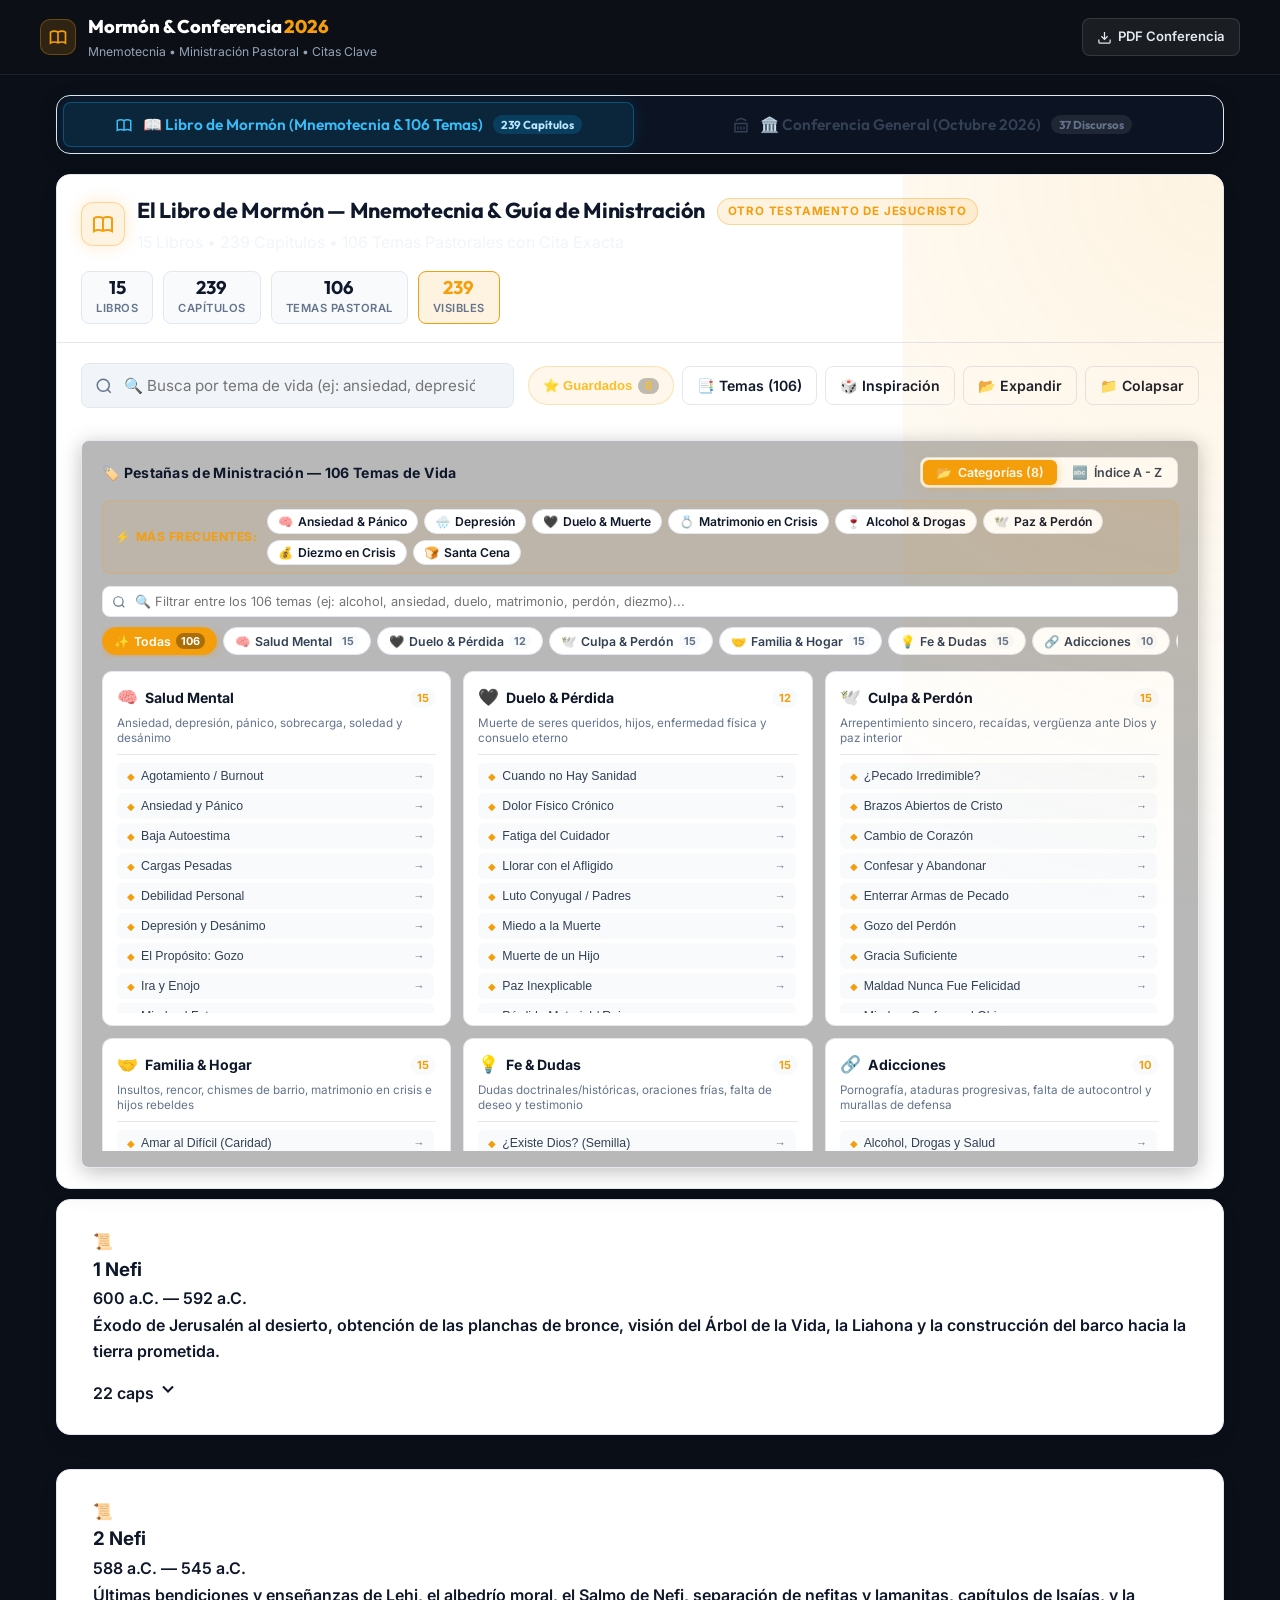
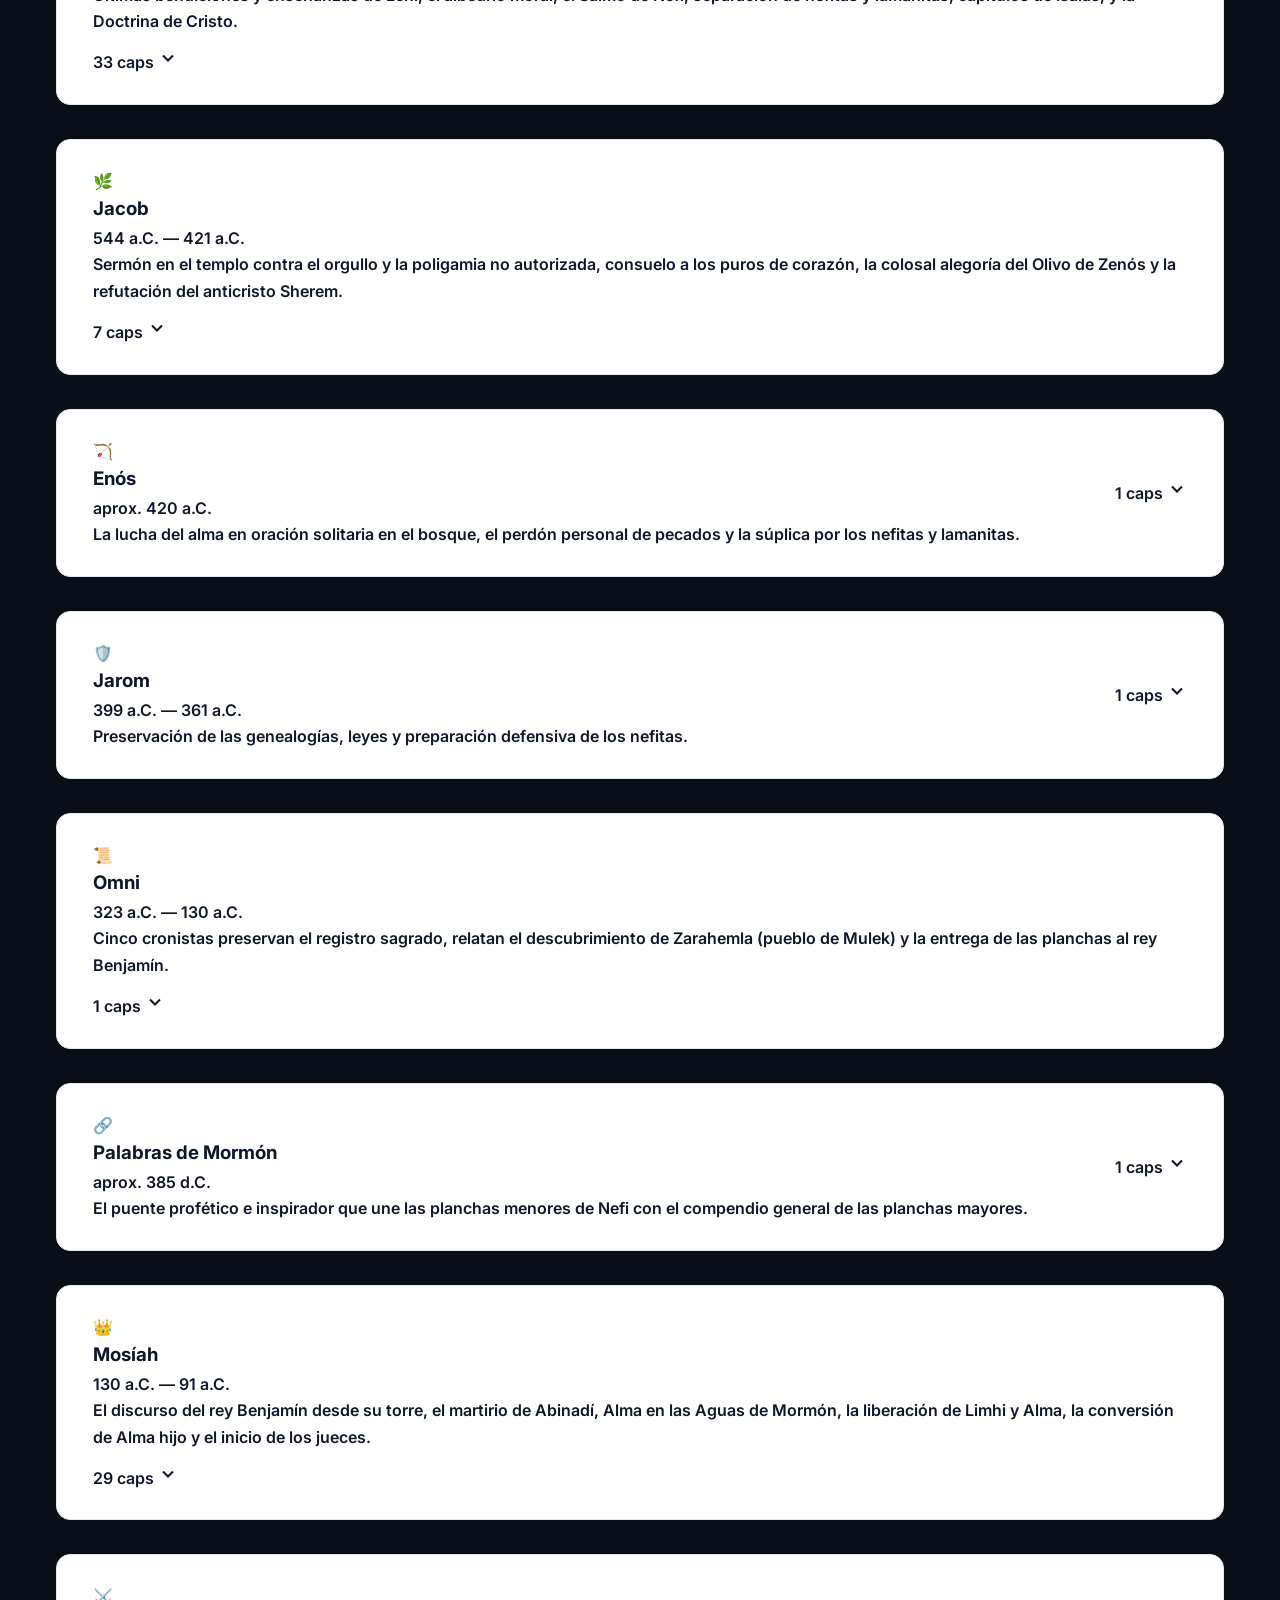
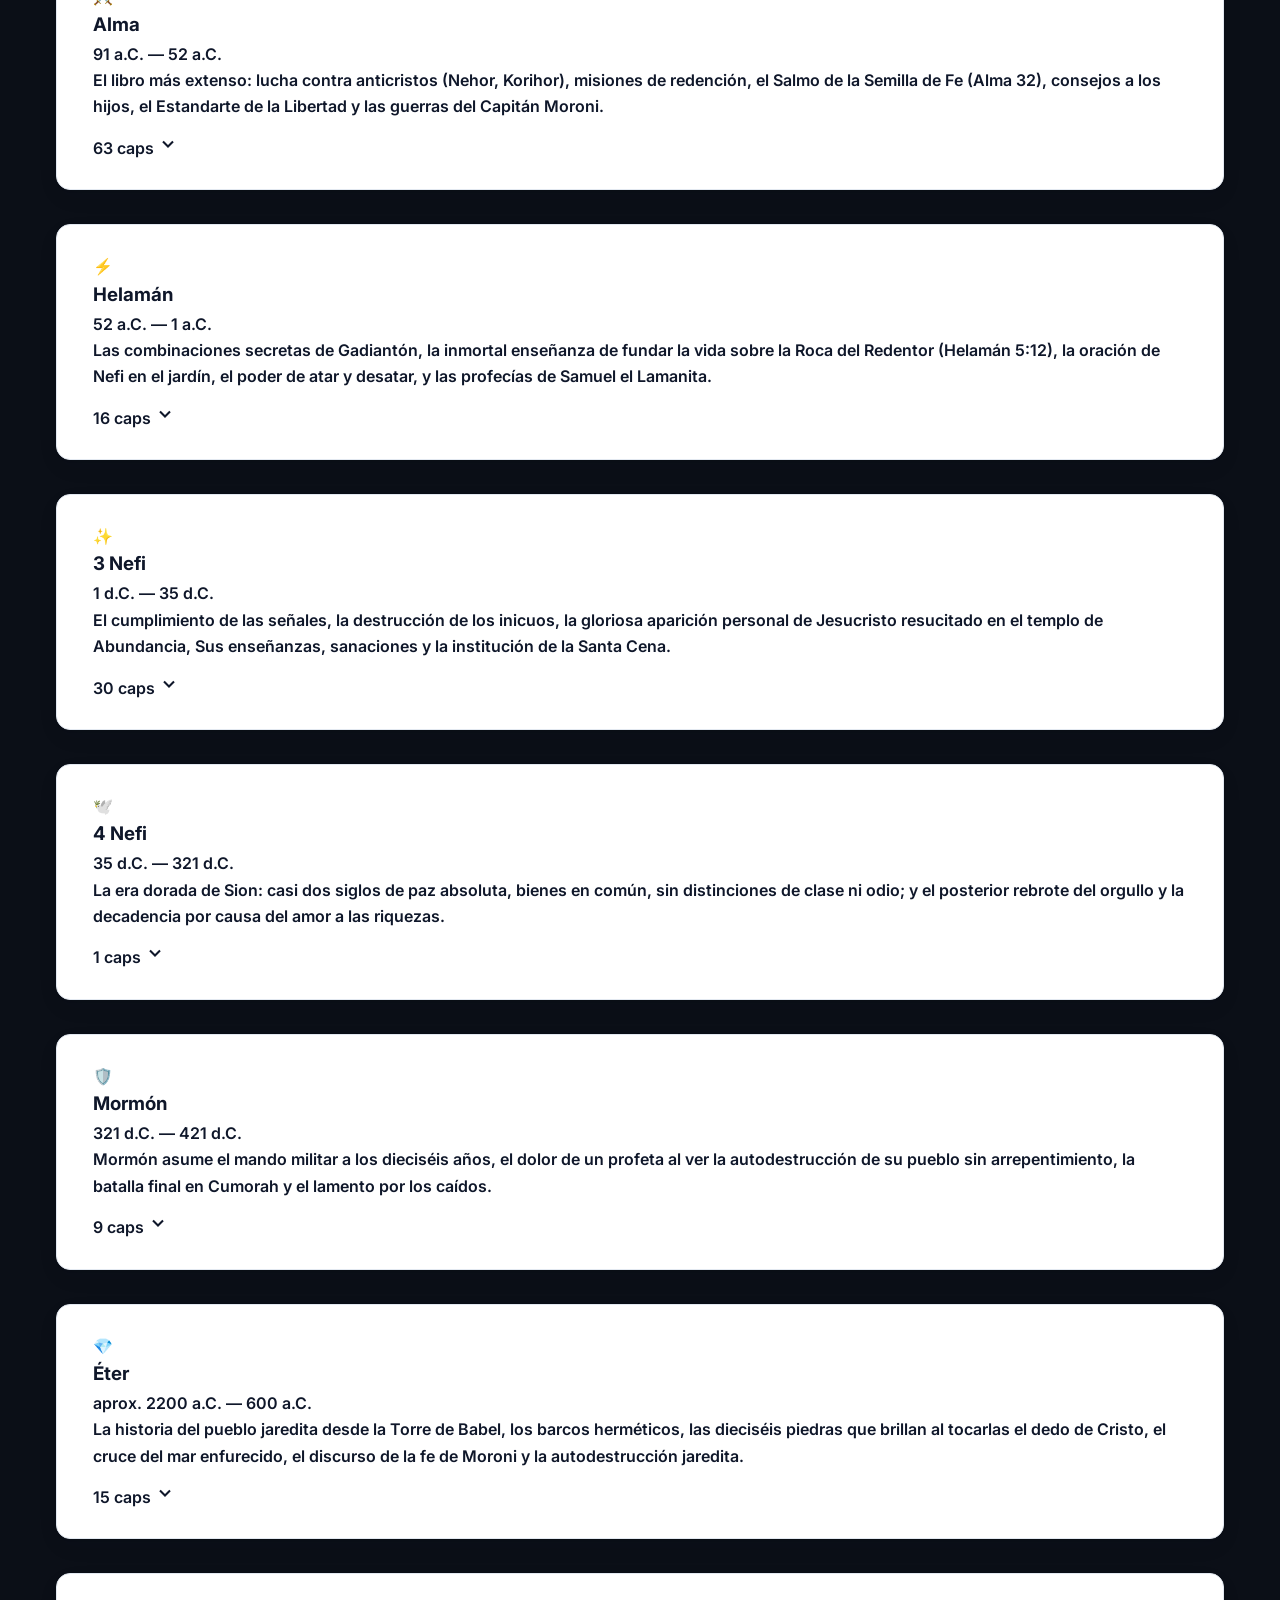
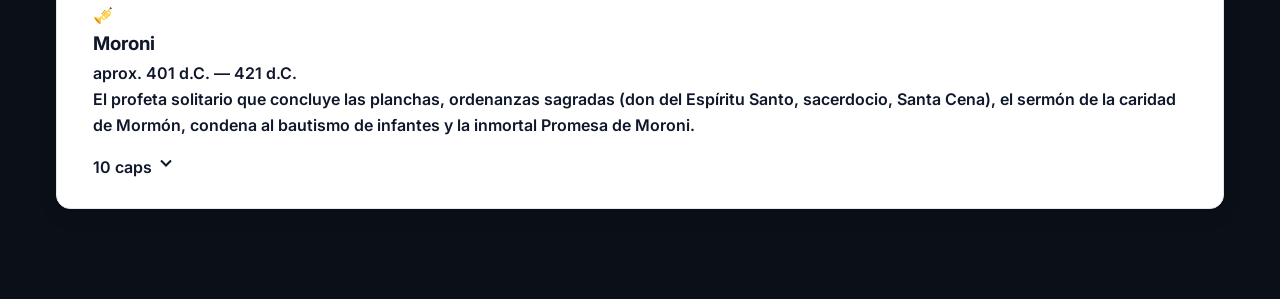
<file: fe.html>
<!DOCTYPE html>
<html lang="es">
<head>
    <meta charset="UTF-8">
    <meta name="robots" content="noindex, follow">
    <meta http-equiv="refresh" content="0; url=mormon.html">
    <title>Redirigiendo a Fe y Escrituras...</title>
    <script>
        window.location.replace("mormon.html" + window.location.search + window.location.hash);
    </script>
</head>
<body style="background: #0b0f17; color: #94a3b8; font-family: sans-serif; text-align: center; padding-top: 20vh;">
    <p>Redirigiendo al portal de Estudio y Ministración...</p>
    <p><a href="mormon.html" style="color: #f59e0b;">Haz clic aquí si no redirige automáticamente</a></p>
</body>
</html>
</file>
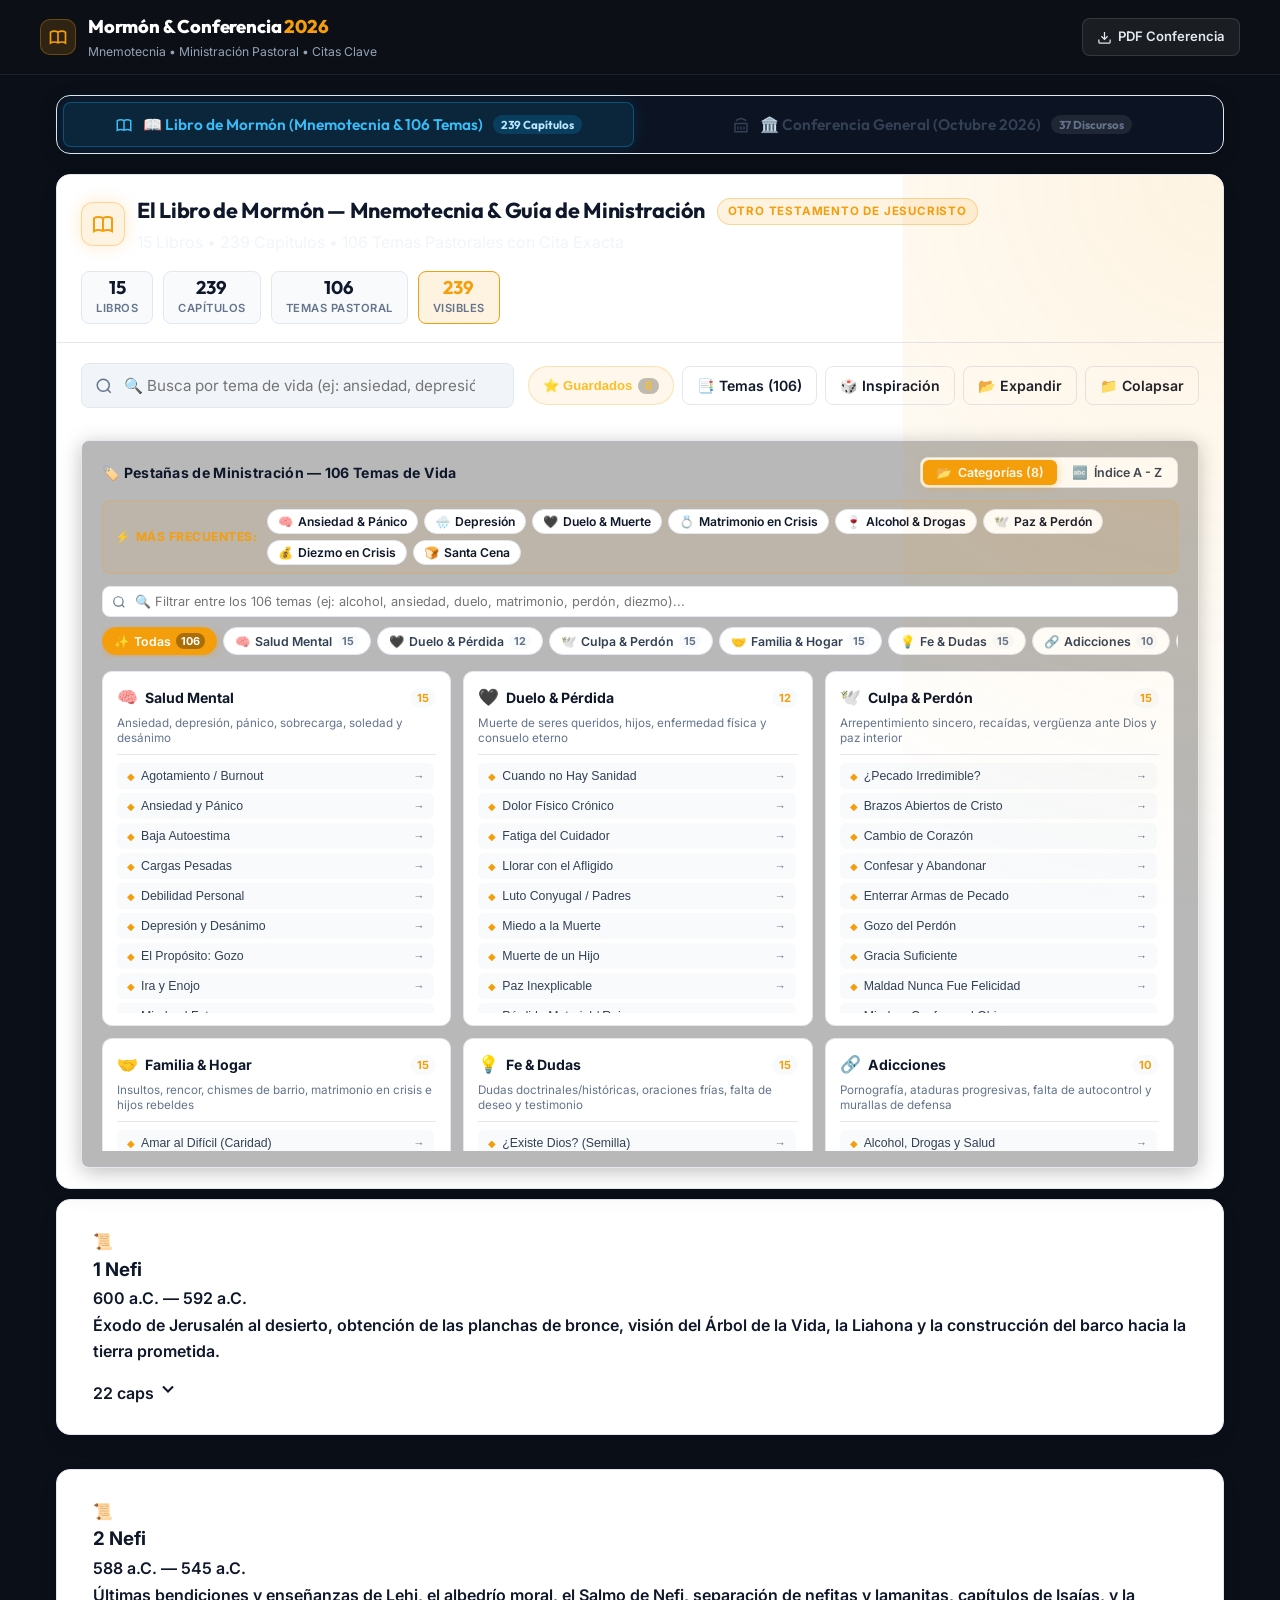
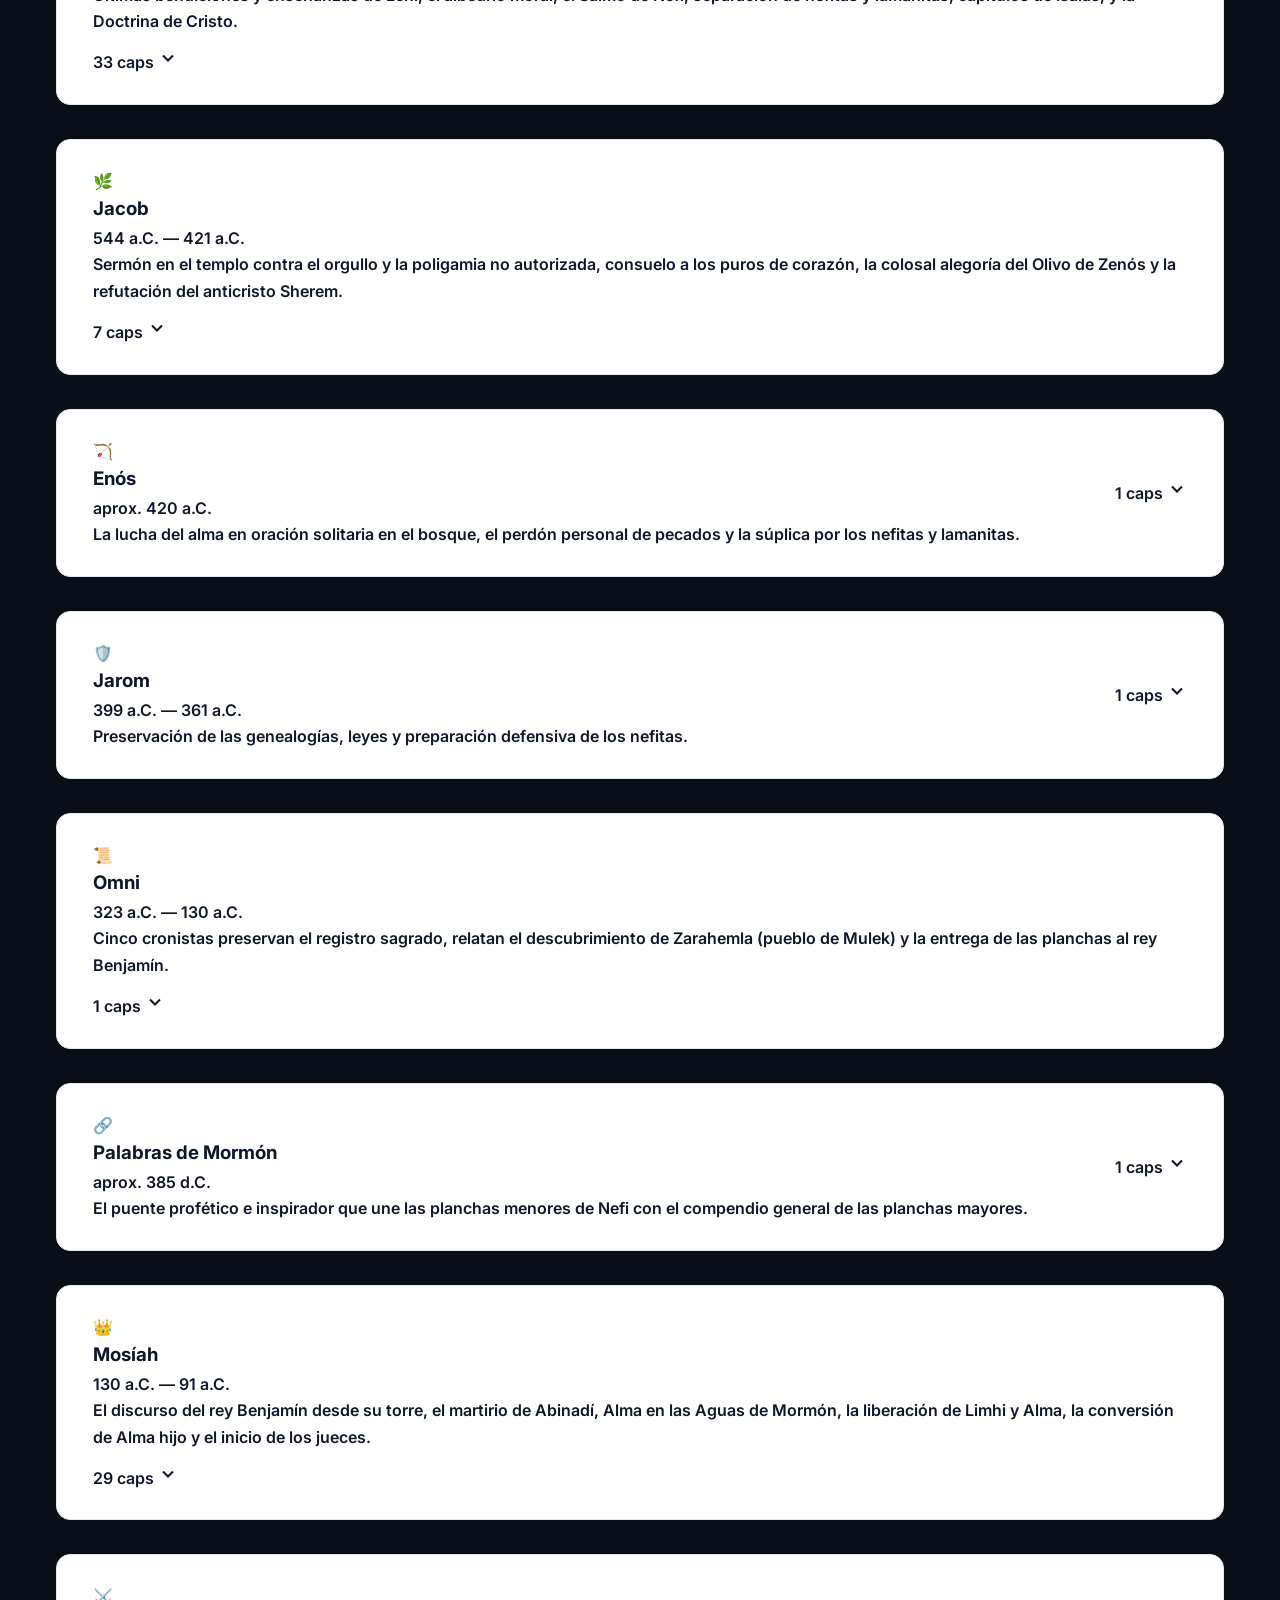
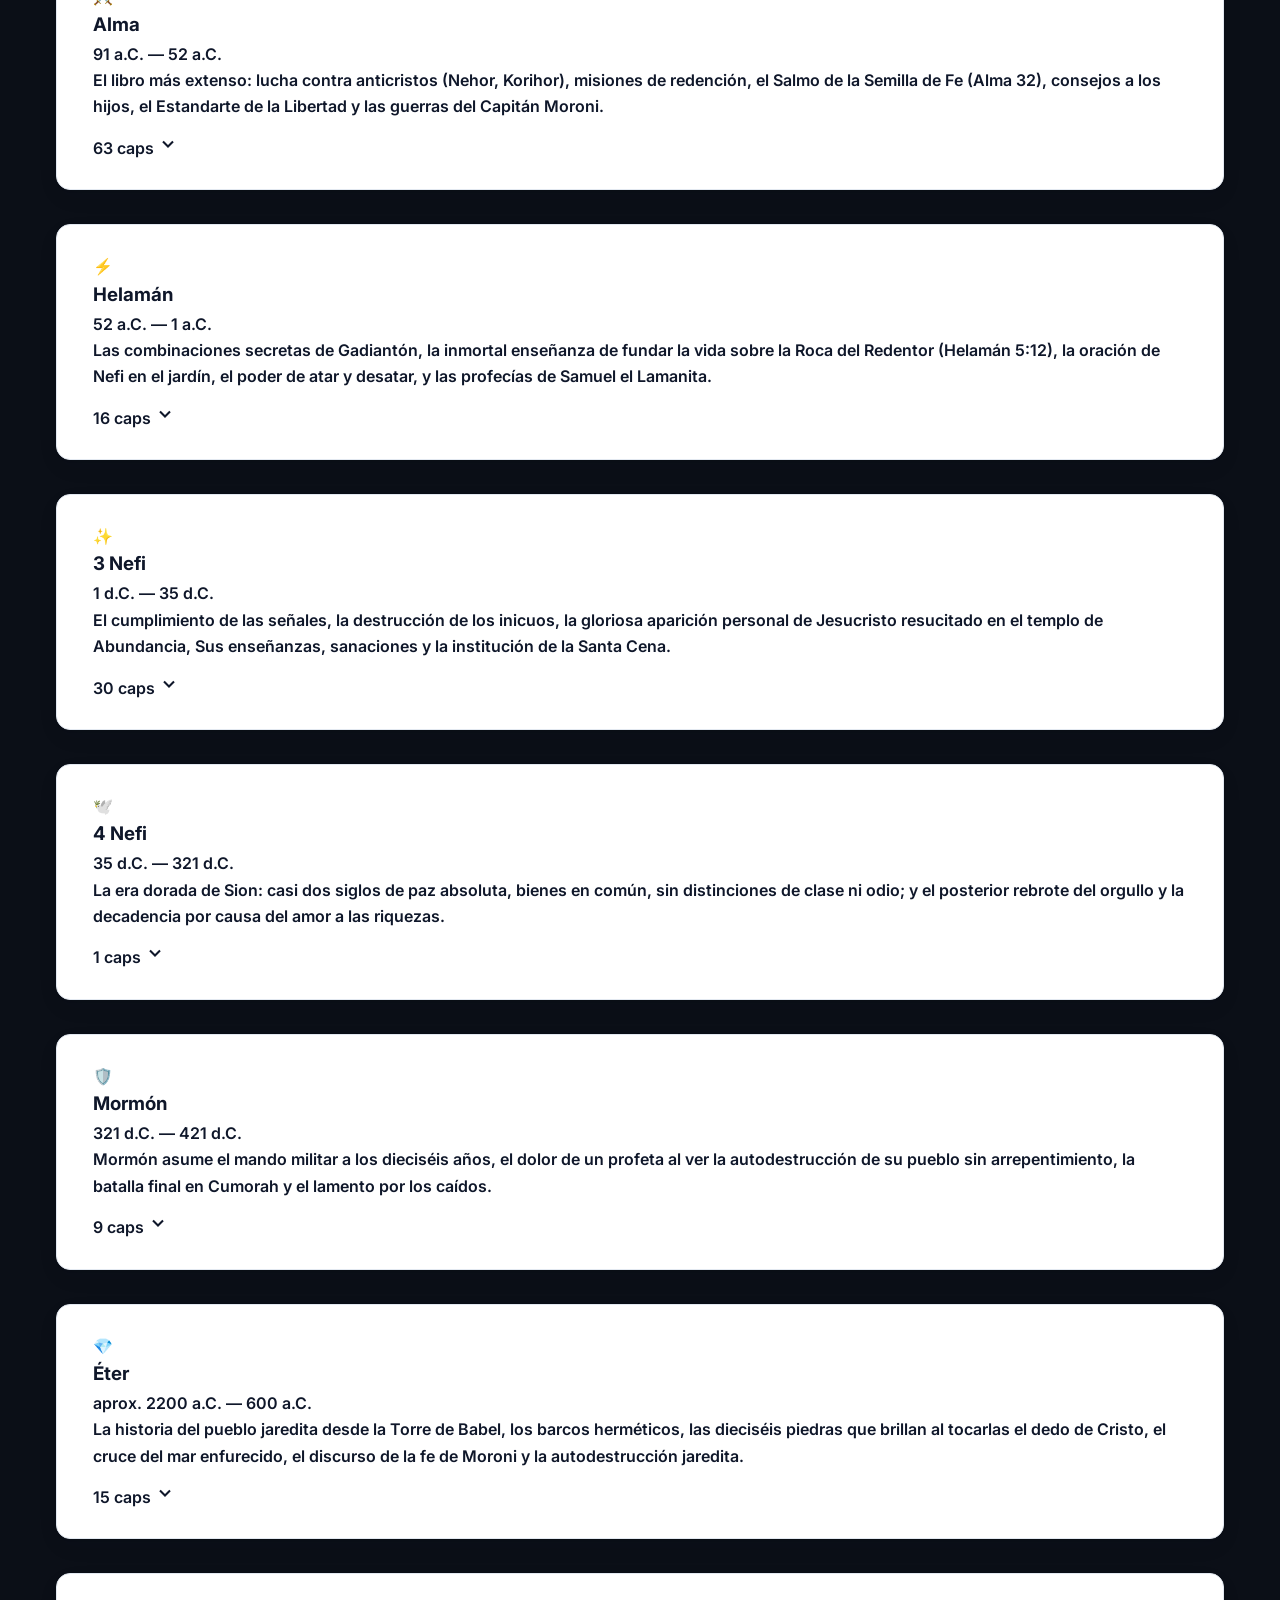
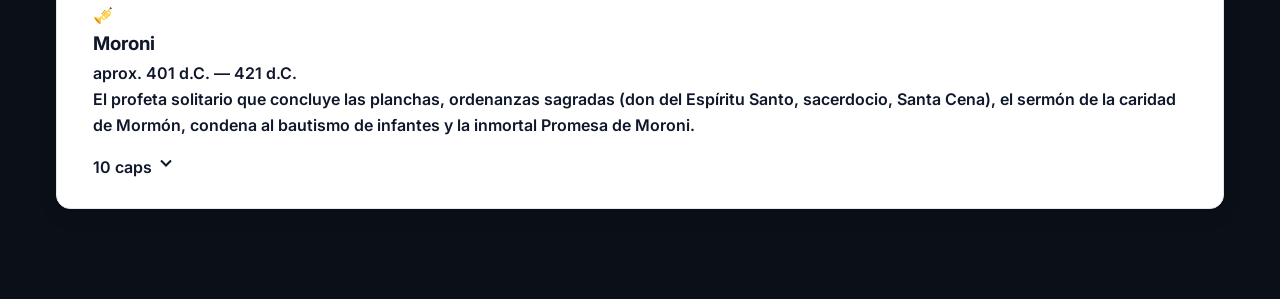
<file: mormon.html>
<!DOCTYPE html>
<html lang="es">
<head>
    <meta charset="UTF-8">
    <meta name="viewport" content="width=device-width, initial-scale=1.0">
    <title>Estudio y Ministración | El Libro de Mormón & Conferencia General</title>
    <meta name="description" content="Herramienta de estudio nemotécnico del Libro de Mormón, 106 temas de ministración pastoral y guía interactiva de la Conferencia General Octubre 2026.">
    <link rel="canonical" href="https://mera-kirai.com/mormon.html">
    <link rel="preconnect" href="https://fonts.googleapis.com">
    <link rel="preconnect" href="https://fonts.gstatic.com" crossorigin>
    <link href="https://fonts.googleapis.com/css2?family=Inter:wght@400;500;600;700&family=Outfit:wght@400;500;600;700;800&display=swap" rel="stylesheet">
    <link rel="stylesheet" href="css/mormon.css?v=20261024_1430">
    <style>
        body {
            background-color: #0b0f17;
            color: #f1f5f9;
            min-height: 100vh;
            padding-bottom: 60px;
        }
        .portal-topbar {
            background: rgba(13, 17, 23, 0.85);
            backdrop-filter: blur(16px);
            -webkit-backdrop-filter: blur(16px);
            border-bottom: 1px solid rgba(255, 255, 255, 0.08);
            position: sticky;
            top: 0;
            z-index: 100;
            padding: 12px 20px;
        }
        .portal-topbar-inner {
            max-width: 1200px;
            margin: 0 auto;
            display: flex;
            align-items: center;
            justify-content: space-between;
        }
        .portal-brand {
            display: flex;
            align-items: center;
            gap: 12px;
            text-decoration: none;
            color: #ffffff;
        }
        .portal-brand-icon {
            width: 36px;
            height: 36px;
            border-radius: 10px;
            background: rgba(245, 158, 11, 0.15);
            border: 1px solid rgba(245, 158, 11, 0.3);
            display: flex;
            align-items: center;
            justify-content: center;
            color: #f59e0b;
        }
        .portal-brand-title {
            font-family: 'Outfit', sans-serif;
            font-size: 1.15rem;
            font-weight: 800;
            letter-spacing: -0.01em;
        }
        .portal-brand-subtitle {
            font-size: 0.76rem;
            color: #94a3b8;
        }
        .portal-nav-actions {
            display: flex;
            align-items: center;
            gap: 10px;
        }
        .btn-portal-action {
            display: inline-flex;
            align-items: center;
            gap: 6px;
            padding: 7px 14px;
            border-radius: 8px;
            background: rgba(255, 255, 255, 0.06);
            border: 1px solid rgba(255, 255, 255, 0.12);
            color: #e2e8f0;
            text-decoration: none;
            font-size: 0.82rem;
            font-weight: 600;
            transition: all 0.2s ease;
        }
        .btn-portal-action:hover {
            background: rgba(255, 255, 255, 0.12);
            color: #ffffff;
        }
        @media (max-width: 600px) {
            .portal-topbar {
                padding: 8px 12px;
            }
            .portal-brand-subtitle {
                display: none;
            }
            .portal-brand-title {
                font-size: 0.98rem;
            }
            .portal-brand-icon {
                width: 32px;
                height: 32px;
            }
            .btn-portal-action {
                padding: 6px 10px;
                font-size: 0.78rem;
            }
        }
    </style>
<script type="application/ld+json">
{
  "@context": "https://schema.org",
  "@type": "WebPage",
  "name": "Estudio y Ministración | El Libro de Mormón & Conferencia General",
  "url": "https://mera-kirai.com/mormon.html",
  "description": "Herramienta de estudio nemotécnico del Libro de Mormón, 106 temas de ministración pastoral y guía interactiva de la Conferencia General Octubre 2026.",
  "inLanguage": "es",
  "isPartOf": {
    "@type": "WebSite",
    "name": "Mera Kirai",
    "url": "https://mera-kirai.com/"
  },
  "about": {
    "@type": "Book",
    "name": "El Libro de Mormón",
    "inLanguage": "es"
  }
}
</script>
</head>
<body>
    <header class="portal-topbar">
        <div class="portal-topbar-inner">
            <a href="#" class="portal-brand">
                <div class="portal-brand-icon">
                    <svg viewBox="0 0 24 24" width="20" height="20" fill="none" stroke="currentColor" stroke-width="2">
                        <path d="M12 6.253v13m0-13C10.832 5.477 9.246 5 7.5 5S4.168 5.477 3 6.253v13C4.168 18.477 5.754 18 7.5 18s3.332.477 4.5 1.253m0-13C13.168 5.477 14.754 5 16.5 5c1.747 0 3.332.477 4.5 1.253v13C19.832 18.477 18.247 18 16.5 18c-1.746 0-3.332.477-4.5 1.253"/>
                    </svg>
                </div>
                <div>
                    <div class="portal-brand-title">Mormón & Conferencia <span style="color: #f59e0b;">2026</span></div>
                    <div class="portal-brand-subtitle">Mnemotecnia • Ministración Pastoral • Citas Clave</div>
                </div>
            </a>
            <div class="portal-nav-actions">
                <a href="Guia_Conferencia_Octubre_2026.pdf" download="Guia_Conferencia_Octubre_2026.pdf" class="btn-portal-action" title="Descargar Guía en PDF">
                    <svg viewBox="0 0 24 24" width="15" height="15" fill="none" stroke="currentColor" stroke-width="2">
                        <path d="M21 15v4a2 2 0 0 1-2 2H5a2 2 0 0 1-2-2v-4M7 10l5 5 5-5M12 15V3"/>
                    </svg>
                    <span>PDF Conferencia</span>
                </a>
            </div>
        </div>
    </header>

    <main>
        <!-- VISTA: LIBRO DE MORMÓN & CONFERENCIA GENERAL (FE & ESPIRITUALIDAD) -->
            <div id="view-mormon" class="dashboard-view" style="display: block; max-width: 1200px; margin: 0 auto; padding: 20px 16px;">
                <!-- BARRA SELECTORA SUPERIOR (SUB-PESTAÑAS FE & MINISTRACIÓN) -->
                <div class="mormon-subnav-bar">
                    <button class="mormon-subnav-btn active" id="btn-subview-escrituras" onclick="window.switchMormonSubview('escrituras')">
                        <svg viewBox="0 0 24 24" width="18" height="18" fill="none" stroke="currentColor" stroke-width="2">
                            <path d="M12 6.253v13m0-13C10.832 5.477 9.246 5 7.5 5S4.168 5.477 3 6.253v13C4.168 18.477 5.754 18 7.5 18s3.332.477 4.5 1.253m0-13C13.168 5.477 14.754 5 16.5 5c1.747 0 3.332.477 4.5 1.253v13C19.832 18.477 18.247 18 16.5 18c-1.746 0-3.332.477-4.5 1.253"/>
                        </svg>
                        <span>📖 Libro de Mormón (Mnemotecnia & 106 Temas)</span>
                        <span class="subnav-pill-badge">239 Capítulos</span>
                    </button>
                    <button class="mormon-subnav-btn" id="btn-subview-conferencia" onclick="window.switchMormonSubview('conferencia')">
                        <svg viewBox="0 0 24 24" width="18" height="18" fill="none" stroke="currentColor" stroke-width="2">
                            <path d="M3 21h18M3 10h18M5 6l7-3 7 3M4 10v11M20 10v11M8 14v4M12 14v4M16 14v4"/>
                        </svg>
                        <span>🏛️ Conferencia General (Octubre 2026)</span>
                        <span class="subnav-pill-badge subnav-gold-badge">37 Discursos</span>
                    </button>
                </div>

                <!-- SUB-PANEL 1: LIBRO DE MORMÓN (MNEMOTECNIA & MINISTRACIÓN) -->
                <div id="subview-escrituras" class="mormon-subview-panel">
                    <!-- HERO CARD CON BUSCADOR UNIFICADO Y PESTAÑAS DE MINISTRACIÓN -->
                    <div class="section-card mormon-hero-card">
                    <div class="card-header mormon-header">
                        <div class="header-title-group">
                            <div class="mormon-header-icon-box">
                                <svg class="header-icon mormon-gold-icon" viewBox="0 0 24 24" fill="none" stroke="currentColor" stroke-width="2">
                                    <path d="M12 6.253v13m0-13C10.832 5.477 9.246 5 7.5 5S4.168 5.477 3 6.253v13C4.168 18.477 5.754 18 7.5 18s3.332.477 4.5 1.253m0-13C13.168 5.477 14.754 5 16.5 5c1.747 0 3.332.477 4.5 1.253v13C19.832 18.477 18.247 18 16.5 18c-1.746 0-3.332.477-4.5 1.253"/>
                                </svg>
                            </div>
                            <div>
                                <div class="mormon-title-badge-row">
                                    <h2>El Libro de Mormón — Mnemotecnia & Guía de Ministración</h2>
                                    <span class="mormon-badge-pill">Otro Testamento de Jesucristo</span>
                                </div>
                                <p class="subtitle-text">15 Libros • 239 Capítulos • 106 Temas Pastorales con Cita Exacta</p>
                            </div>
                        </div>
                        <div class="mormon-stats-row">
                            <div class="mormon-stat-pill">
                                <span class="mormon-stat-num">15</span>
                                <span class="mormon-stat-label">Libros</span>
                            </div>
                            <div class="mormon-stat-pill">
                                <span class="mormon-stat-num">239</span>
                                <span class="mormon-stat-label">Capítulos</span>
                            </div>
                            <div class="mormon-stat-pill" title="106 situaciones reales de vida con versículo exacto">
                                <span class="mormon-stat-num">106</span>
                                <span class="mormon-stat-label">Temas Pastoral</span>
                            </div>
                            <div class="mormon-stat-pill mormon-stat-active" title="Capítulos visibles según búsqueda">
                                <span class="mormon-stat-num" id="mormon-match-count">239</span>
                                <span class="mormon-stat-label">Visibles</span>
                            </div>
                        </div>
                    </div>

                    <!-- BARRA DE BÚSQUEDA UNIFICADA Y ACCIONES -->
                    <div class="mormon-controls-container">
                        <div class="mormon-search-row">
                            <div class="mormon-search-wrapper">
                                <svg class="search-icon" viewBox="0 0 24 24" fill="none" stroke="currentColor" stroke-width="2">
                                    <circle cx="11" cy="11" r="8"/><line x1="21" y1="21" x2="16.65" y2="16.65"/>
                                </svg>
                                <input type="text" id="mormon-search-input" class="mormon-search" placeholder="🔍 Busca por tema de vida (ej: ansiedad, depresión, duelo, recaí, perdón) o hecho histórico... [/ o Ctrl+K]">
                                <button id="mormon-clear-search-btn" class="mormon-clear-btn" title="Limpiar búsqueda" style="display: none;">×</button>
                            </div>
                            <div class="mormon-action-buttons">
                                <button id="mormon-favs-btn" class="btn-filter-favorites" onclick="window.toggleMormonFavFilter()" title="Ver solo pasajes guardados con estrella ⭐">
                                    <span>⭐ Guardados</span>
                                    <span class="fav-count-badge" id="mormon-fav-count-badge">0</span>
                                </button>
                                <button id="mormon-toggle-drawer-btn" class="btn-mormon-action btn-mormon-drawer active" onclick="window.toggleMinisterioDrawer()" title="Abrir/Cerrar índice de 106 temas de ministración">
                                    📑 Temas (106)
                                </button>
                                <button id="mormon-random-btn" class="btn-mormon-action" title="Capítulo aleatorio de inspiración">
                                    🎲 Inspiración
                                </button>
                                <button id="mormon-expand-all-btn" class="btn-mormon-action" title="Expandir todos los 15 libros">
                                    📂 Expandir
                                </button>
                                <button id="mormon-collapse-all-btn" class="btn-mormon-action" title="Colapsar todos los libros">
                                    📁 Colapsar
                                </button>
                            </div>
                        </div>

                        <!-- DRAWER DE PESTAÑAS DE MINISTRACIÓN ESTRUCTURADO (106 TEMAS EN 8 ÁREAS) -->
                        <div id="mormon-ministerio-drawer" class="mormon-ministerio-drawer">
                            <!-- Fila 1: Título, Badge de Filtro Activo y Selector de Modo de Vista -->
                            <div class="drawer-header-row">
                                <div class="drawer-title-group">
                                    <span class="drawer-header-title">🏷️ Pestañas de Ministración — 106 Temas de Vida</span>
                                    <span id="drawer-active-filter-badge" class="drawer-filter-pill" style="display: none;"></span>
                                </div>
                                <div class="drawer-view-mode-tabs">
                                    <button id="btn-drawerview-cards" class="drawer-mode-tab active" onclick="window.setDrawerViewMode('cards')" title="Ver por Cuadrícula de 8 Tarjetas Temáticas">
                                        <span>📂</span> Categorías (8)
                                    </button>
                                    <button id="btn-drawerview-az" class="drawer-mode-tab" onclick="window.setDrawerViewMode('az')" title="Ver en Índice Alfabético de la A a la Z">
                                        <span>🔤</span> Índice A - Z
                                    </button>
                                </div>
                            </div>

                            <!-- Fila 2: ACCESO RÁPIDO (Los 8 temas más consultados) -->
                            <div class="drawer-frequent-shelf">
                                <div class="frequent-shelf-label">
                                    <span class="frequent-icon">⚡</span>
                                    <span>Más Frecuentes:</span>
                                </div>
                                <div class="drawer-frequent-chips" id="drawer-frequent-chips">
                                    <!-- Inyectado dinámicamente con los 8 temas más comunes -->
                                </div>
                            </div>

                            <!-- Fila 3: Mini-buscador instantáneo y filtro de categoría -->
                            <div class="drawer-toolbar-row">
                                <div class="drawer-mini-search-wrapper">
                                    <svg class="mini-search-icon" viewBox="0 0 24 24" fill="none" stroke="currentColor" stroke-width="2">
                                        <circle cx="11" cy="11" r="8"/><line x1="21" y1="21" x2="16.65" y2="16.65"/>
                                    </svg>
                                    <input type="text" id="drawer-mini-search" class="drawer-mini-search-input" placeholder="🔍 Filtrar entre los 106 temas (ej: alcohol, ansiedad, duelo, matrimonio, perdón, diezmo)..." oninput="window.filterDrawerTopics(this.value)">
                                    <button id="drawer-mini-clear-btn" class="drawer-mini-clear-btn" style="display: none;" onclick="window.clearDrawerMiniSearch()" title="Limpiar filtro">×</button>
                                </div>
                                <div class="drawer-categories-scroll" id="drawer-categories-bar">
                                    <!-- Inyectado dinámicamente -->
                                </div>
                            </div>

                            <!-- Fila 4: Contenedor Dinámico Principal (Tarjetas Temáticas o Índice A-Z) -->
                            <div id="drawer-main-content" class="drawer-main-content">
                                <!-- Inyectado dinámicamente: Tarjetas Temáticas o Índice A-Z -->
                            </div>
                        </div>
                    </div>
                </div>

                <!-- BANNER DE FILTRADO ACTIVO POR TEMA DE MINISTRACIÓN -->
                <div id="mormon-active-filter-banner" class="mormon-active-filter-banner" style="display: none;"></div>

                <!-- CONTENEDOR PRINCIPAL: LOS 15 LIBROS EN ACORDEÓN CON PASAJES QUIRÚRGICOS INTEGRADOS -->
                <div id="mormon-books-accordion" class="mormon-books-container">
                    <!-- 15 Libros colapsables inyectados dinámicamente -->
                </div>
                </div> <!-- FIN SUB-PANEL 1: ESCRITURAS -->

                <!-- SUB-PANEL 2: CONFERENCIA GENERAL (OCTUBRE 2026) -->
                <div id="subview-conferencia" class="mormon-subview-panel" style="display: none;">
                    <!-- HERO CARD CONFERENCIA GENERAL -->
                    <div class="section-card conferencia-hero-card">
                        <div class="card-header conferencia-header">
                            <div class="header-title-group">
                                <div class="conferencia-header-icon-box">
                                    <svg class="header-icon conf-gold-icon" viewBox="0 0 24 24" fill="none" stroke="currentColor" stroke-width="2">
                                        <path d="M3 21h18M3 10h18M5 6l7-3 7 3M4 10v11M20 10v11M8 14v4M12 14v4M16 14v4"/>
                                    </svg>
                                </div>
                                <div>
                                    <div class="mormon-title-badge-row">
                                        <h2>Conferencia General — Octubre 2026</h2>
                                        <span class="conf-badge-pill">Semestral N° 196</span>
                                    </div>
                                    <p class="subtitle-text">37 Discursos Sintéticos • 4 Sesiones • Citas de Oro y Retos de Acción</p>
                                </div>
                            </div>
                            <div class="mormon-stats-row">
                                <div class="mormon-stat-pill">
                                    <span class="mormon-stat-num">37</span>
                                    <span class="mormon-stat-label">Discursos</span>
                                </div>
                                <div class="mormon-stat-pill">
                                    <span class="mormon-stat-num">4</span>
                                    <span class="mormon-stat-label">Sesiones</span>
                                </div>
                                <div class="mormon-stat-pill mormon-stat-active" title="Discursos visibles según filtro">
                                    <span class="mormon-stat-num" id="conf-match-count">37</span>
                                    <span class="mormon-stat-label">Visibles</span>
                                </div>
                                <a href="Guia_Conferencia_Octubre_2026.pdf" target="_blank" download="Guia_Conferencia_Octubre_2026.pdf" class="btn-download-pdf" title="Descargar la guía completa en PDF imprimible (2.6 MB)">
                                    <svg viewBox="0 0 24 24" width="16" height="16" fill="none" stroke="currentColor" stroke-width="2">
                                        <path d="M21 15v4a2 2 0 0 1-2 2H5a2 2 0 0 1-2-2v-4M7 10l5 5 5-5M12 15V3"/>
                                    </svg>
                                    <span>Descargar PDF</span>
                                </a>
                            </div>
                        </div>

                        <!-- CONTROLES Y BÚSQUEDA -->
                        <div class="conf-controls-container">
                            <div class="conf-search-row">
                                <div class="mormon-search-wrapper">
                                    <svg class="search-icon" viewBox="0 0 24 24" fill="none" stroke="currentColor" stroke-width="2">
                                        <circle cx="11" cy="11" r="8"/><line x1="21" y1="21" x2="16.65" y2="16.65"/>
                                    </svg>
                                    <input type="text" id="conf-search-input" class="mormon-search" placeholder="🔍 Busca por orador (Gong, Oaks, Runia, Bednar), tema o palabra clave... [/ o Ctrl+K]">
                                    <button id="conf-clear-search-btn" class="mormon-clear-btn" title="Limpiar búsqueda" style="display: none;">×</button>
                                </div>
                            </div>

                            <!-- FILTRO DE SESIONES Y FAVORITOS -->
                            <div class="conf-filter-pills-row">
                                <span class="conf-filter-label">Sesión:</span>
                                <div class="conf-filter-scroll">
                                    <button id="conf-favs-btn" class="btn-filter-favorites" onclick="window.toggleConfFavFilter()" title="Ver solo discursos guardados con estrella ⭐">
                                        <span>⭐ Guardados</span>
                                        <span class="fav-count-badge" id="conf-fav-count-badge">0</span>
                                    </button>
                                    <button class="conf-filter-pill active" data-session="all">Todas (37)</button>
                                    <button class="conf-filter-pill" data-session="sab-man">🌅 Sáb. Mañana (6)</button>
                                    <button class="conf-filter-pill" data-session="sab-tar">☀️ Sáb. Tarde (12)</button>
                                    <button class="conf-filter-pill" data-session="dom-man">🌄 Dom. Mañana (9)</button>
                                    <button class="conf-filter-pill" data-session="dom-tar">🌇 Dom. Tarde (10)</button>
                                </div>
                            </div>

                            <!-- FILTRO DE LLAMAMIENTO -->
                            <div class="conf-filter-pills-row conf-calling-row">
                                <span class="conf-filter-label">Líderes:</span>
                                <div class="conf-filter-scroll">
                                    <button class="conf-calling-pill active" data-calling="all">Todos</button>
                                    <button class="conf-calling-pill" data-calling="presidencia">👑 Primera Presidencia</button>
                                    <button class="conf-calling-pill" data-calling="apostoles">⚡ Doce Apóstoles</button>
                                    <button class="conf-calling-pill" data-calling="mujeres">🌸 Líderes de Mujeres & Niños</button>
                                    <button class="conf-calling-pill" data-calling="setentas">🤝 Setentas & Obispado</button>
                                </div>
                            </div>
                        </div>
                    </div>

                    <!-- SECCIÓN DE ACONTECIMIENTOS Y MÚSICA (COLLAPSIBLE ACORDEÓN) -->
                    <details class="executive-accordion conf-special-accordion">
                        <summary class="executive-accordion-summary">
                            <div class="summary-left">
                                <span class="summary-icon">🏛️</span>
                                <span class="summary-title">Acontecimientos Especiales, Sostenimiento Solemne & Música Sagrada</span>
                            </div>
                            <span class="summary-badge">Ver Anuncios y Coro</span>
                        </summary>
                        <div class="executive-accordion-content conf-special-content">
                            <div class="conf-special-grid">
                                <div class="conf-special-card">
                                    <h4>🤝 Sostenimiento Solemne de Líderes</h4>
                                    <p>El <strong>élder D. Todd Christofferson</strong> (del Quórum de los Doce) dirigió el sostenimiento solemne de Autoridades Generales, Setentas de Área y Oficiales Generales. Se sostuvo por voto unánime al élder David Kannar como nuevo Setenta de Área y se agradeció el fiel servicio del élder Robert H. Simpson.</p>
                                </div>
                                <div class="conf-special-card highlight-gold">
                                    <h4>🏛️ Celebración Templo de Salt Lake 2027</h4>
                                    <p>El <strong>presidente Dallin H. Oaks</strong> anunció formalmente que las extensas obras de renovación sísmica y restauración del histórico <strong>Templo de Salt Lake</strong> concluirán en 2026, abriendo sus puertas para un período de puertas abiertas y dedicación solemne en la <strong>primavera de 2027</strong>.</p>
                                </div>
                                <div class="conf-special-card">
                                    <h4>🎵 El Coro del Tabernáculo de la Manzana del Templo</h4>
                                    <p>Música inspiradora en las 4 sesiones: himnos clásicos como <em>«Señor, te necesito»</em>, <em>«Paz, cálmense»</em>, <em>«Creo en Cristo»</em> y <em>«Bandera de Sión»</em>, dirigidos por Mack Wilberg y Ryan Murphy.</p>
                                </div>
                            </div>
                        </div>
                    </details>

                    <!-- CONTENEDOR DE TARJETAS DE DISCURSOS -->
                    <div id="conf-talks-container" class="conf-talks-grid">
                        <!-- Renderizado dinámicamente desde conferencia_data.js -->
                    </div>
                </div> <!-- FIN SUB-PANEL 2: CONFERENCIA -->
            </div>
    </main>

    <!-- MODAL: MODO PÚLPITO (ALTA LEGIBILIDAD OLED PARA CLASES Y DISCURSOS) -->
    <div id="pulpito-modal-overlay" class="pulpito-overlay" onclick="window.closePulpitoModal(event)">
        <div class="pulpito-card" onclick="event.stopPropagation()">
            <div class="pulpito-header">
                <div class="pulpito-title-group">
                    <span class="pulpito-badge" id="pulpito-badge">Lectura Solemne</span>
                    <h3 class="pulpito-ref-title" id="pulpito-title">Alma 7:11-13</h3>
                </div>
                <div class="pulpito-controls">
                    <button class="btn-pulpito-font" onclick="window.adjustPulpitoFont(-2)" title="Reducir tamaño de letra">A-</button>
                    <button class="btn-pulpito-font" onclick="window.adjustPulpitoFont(2)" title="Aumentar tamaño de letra">A+</button>
                    <button class="btn-pulpito-close" onclick="window.closePulpitoModal()" title="Cerrar (Escape)">✕ Cerrar</button>
                </div>
            </div>
            <div class="pulpito-quote-container" id="pulpito-quote-text">
                «Cita o pasaje sagrado...»
            </div>
            <div class="pulpito-insight-container" id="pulpito-insight-box">
                <span class="pulpito-insight-label">💡 Enfoque Pastoral:</span>
                <p class="pulpito-insight-text" id="pulpito-insight-text">Mensaje...</p>
            </div>
            <div class="pulpito-footer-actions">
                <div style="font-size: 0.8rem; color: #64748b;">
                    <span>⌨️ Presiona <strong>Esc</strong> para salir • <strong>A- / A+</strong> para ajustar tamaño</span>
                </div>
                <div style="display: flex; gap: 10px;">
                    <button class="btn-pulpito-action btn-pulpito-copy" id="btn-pulpito-copy" onclick="window.copyPulpitoContent()">
                        📋 Copiar
                    </button>
                    <button class="btn-pulpito-action btn-pulpito-whatsapp" id="btn-pulpito-wa" onclick="window.sharePulpitoWhatsApp()">
                        💬 Enviar por WhatsApp
                    </button>
                </div>
            </div>
        </div>
    </div>

    <!-- TOAST NOTIFICATIONS -->
    <div id="toast-container" class="toast-container"></div>

    <script src="js/mormon_view.js?v=20261024_1430"></script>
    <script src="js/conferencia_data.js?v=20261024_1430"></script>
    <script src="js/conferencia_view.js?v=20261024_1430"></script>
    <script>
        window.showToast = function(msg, type = 'info') {
            const c = document.getElementById('toast-container');
            if (!c) return;
            const t = document.createElement('div');
            t.className = 'toast toast-' + (type || 'info');
            t.textContent = msg;
            c.appendChild(t);
            setTimeout(() => {
                t.style.opacity = '0';
                t.style.transform = 'translateY(10px)';
                setTimeout(() => t.remove(), 300);
            }, 2500);
        };
    </script>
</body>
</html>
</file>
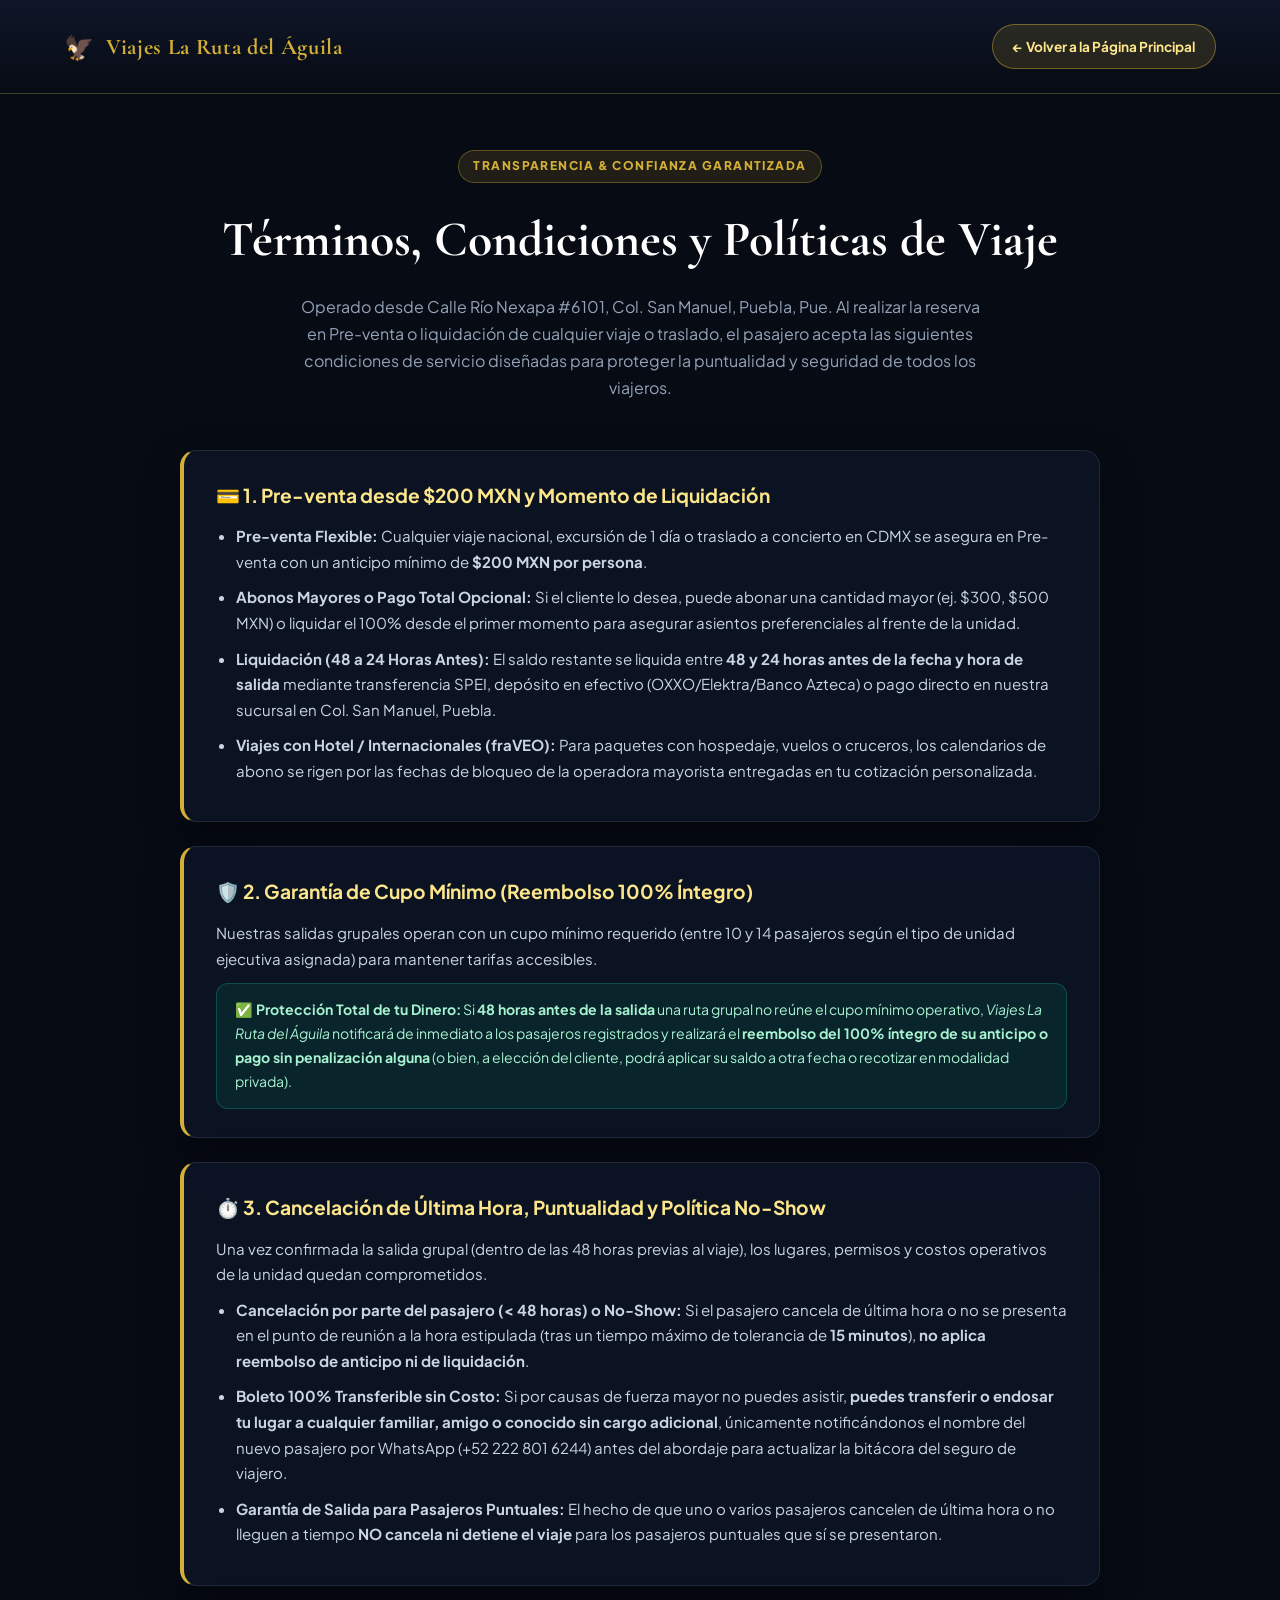
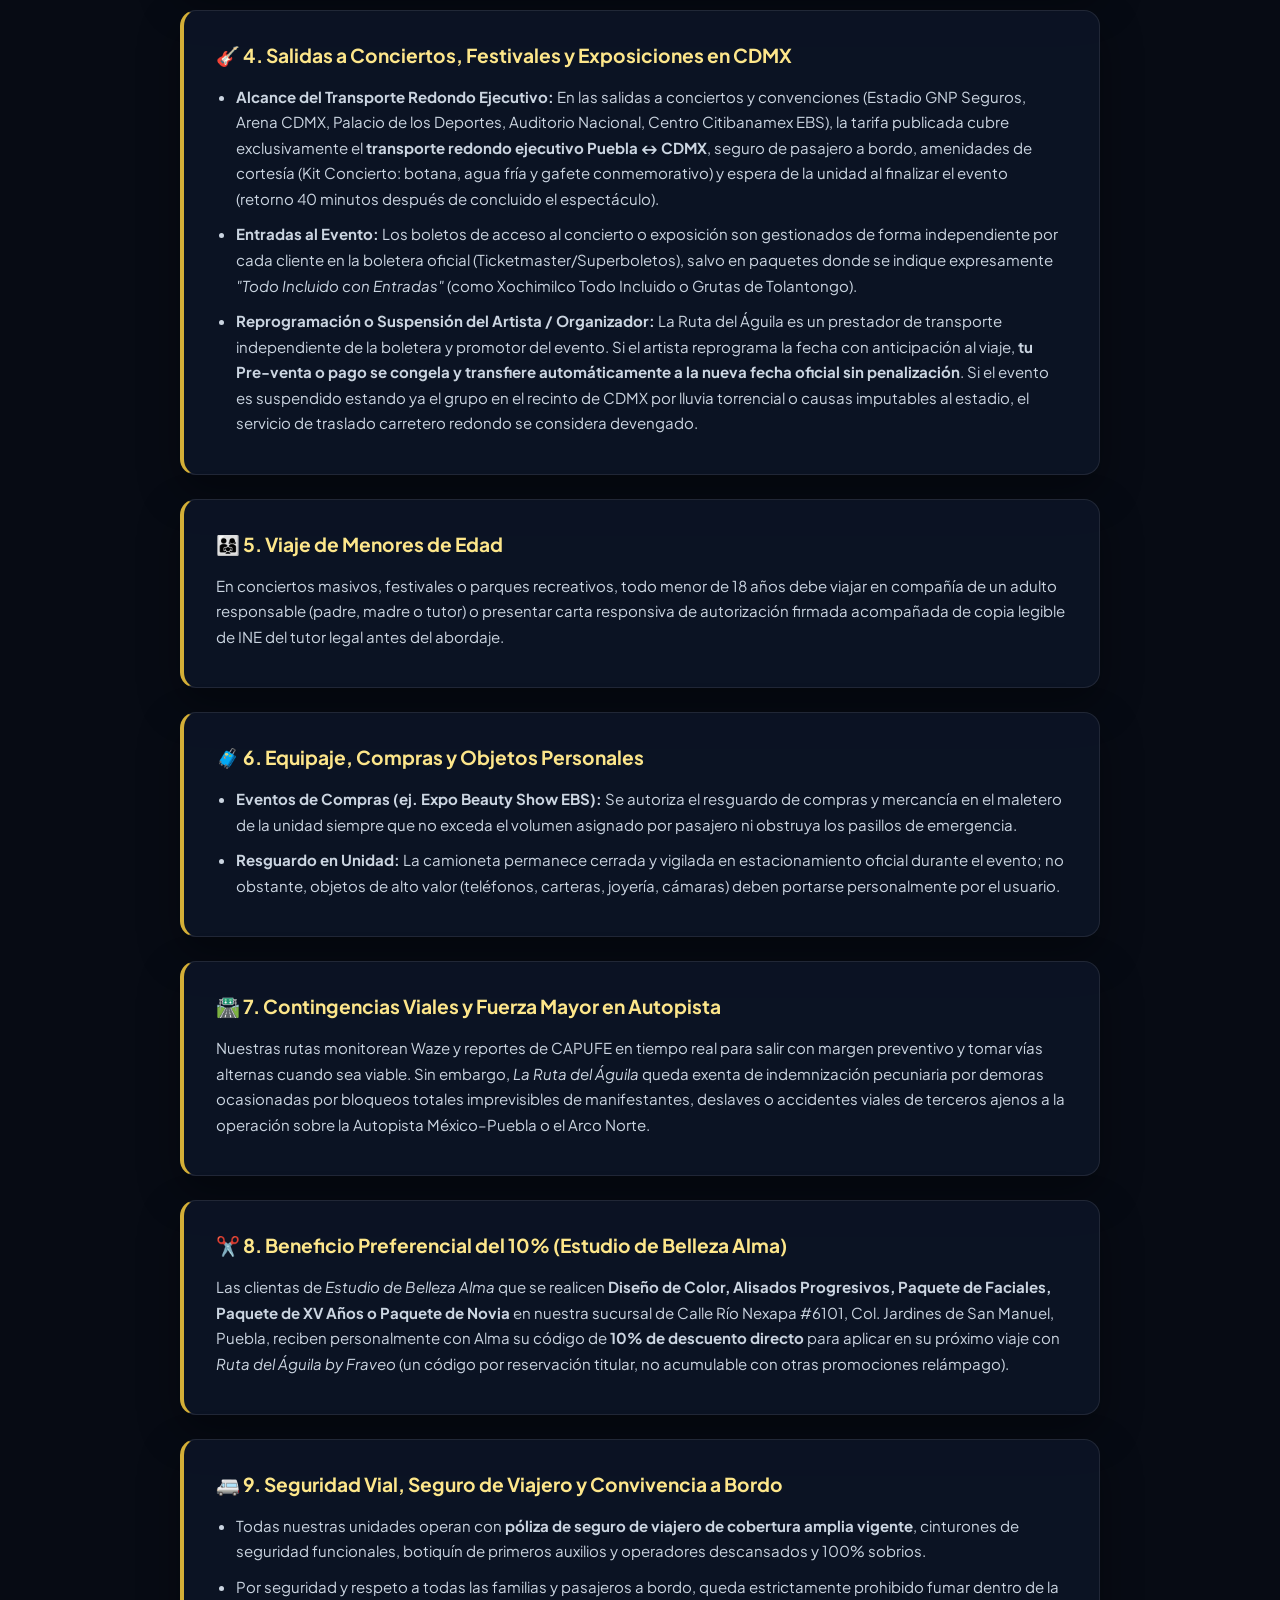
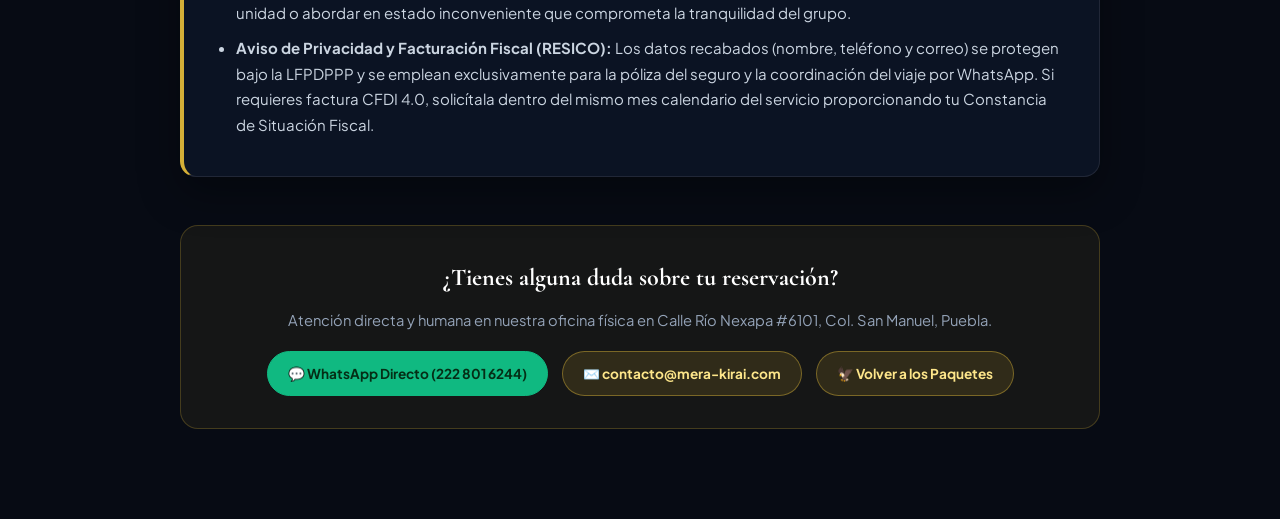
<file: terminos.html>
<!DOCTYPE html>
<html lang="es">
<head>
    <meta charset="UTF-8">
    <meta name="viewport" content="width=device-width, initial-scale=1.0">
    <title>Términos, Condiciones y Políticas de Viaje | Viajes La Ruta del Águila</title>
    <meta name="description" content="Conoce nuestras políticas transparentes de Pre-venta ($200 MXN), liquidación 48-24h antes, garantía de reembolso 100% por cupo mínimo y reglas de puntualidad en Viajes La Ruta del Águila (San Manuel, Puebla).">
    <link rel="canonical" href="https://mera-kirai.com/terminos.html">
    <link rel="preconnect" href="https://fonts.googleapis.com">
    <link rel="preconnect" href="https://fonts.gstatic.com" crossorigin>
    <link href="https://fonts.googleapis.com/css2?family=Cormorant+Garamond:ital,wght@0,500;0,600;0,700;1,400&family=Plus+Jakarta+Sans:wght@400;500;600;700;800&display=swap" rel="stylesheet">
    <link rel="stylesheet" href="css/motion_lux.css">
    <style>
        body {
            background: #070B14;
            color: #F8FAFC;
            font-family: 'Plus Jakarta Sans', sans-serif;
            margin: 0;
            padding: 0;
            line-height: 1.7;
        }
        .terms-header {
            background: linear-gradient(180deg, rgba(15, 23, 42, 0.95) 0%, rgba(7, 11, 20, 0.98) 100%);
            border-bottom: 1px solid rgba(212, 175, 55, 0.25);
            padding: 24px 5%;
            display: flex;
            justify-content: space-between;
            align-items: center;
            position: sticky;
            top: 0;
            z-index: 100;
            backdrop-filter: blur(14px);
        }
        .terms-brand {
            display: flex;
            align-items: center;
            gap: 12px;
            text-decoration: none;
            color: #fff;
        }
        .terms-brand-title {
            font-family: 'Cormorant Garamond', serif;
            font-size: 1.4rem;
            font-weight: 700;
            color: #D4AF37;
            letter-spacing: 0.03em;
        }
        .terms-back-btn {
            display: inline-flex;
            align-items: center;
            gap: 8px;
            padding: 10px 20px;
            border-radius: 999px;
            background: rgba(212, 175, 55, 0.14);
            border: 1px solid rgba(212, 175, 55, 0.45);
            color: #FDE68A;
            text-decoration: none;
            font-size: 0.85rem;
            font-weight: 700;
            transition: all 0.25s ease;
        }
        .terms-back-btn:hover {
            background: #D4AF37;
            color: #070B14;
        }
        .terms-container {
            max-width: 920px;
            margin: 56px auto 90px;
            padding: 0 24px;
        }
        .terms-hero {
            text-align: center;
            margin-bottom: 48px;
        }
        .terms-eyebrow {
            display: inline-block;
            padding: 5px 14px;
            border-radius: 999px;
            background: rgba(212, 175, 55, 0.12);
            border: 1px solid rgba(212, 175, 55, 0.35);
            color: #D4AF37;
            font-size: 0.75rem;
            font-weight: 800;
            letter-spacing: 0.12em;
            text-transform: uppercase;
            margin-bottom: 14px;
        }
        .terms-hero h1 {
            font-family: 'Cormorant Garamond', serif;
            font-size: clamp(2.1rem, 4vw, 3.1rem);
            color: #FFFFFF;
            margin: 0 0 12px;
        }
        .terms-hero p {
            color: #94A3B8;
            font-size: 1rem;
            max-width: 680px;
            margin: 0 auto;
        }
        .terms-grid {
            display: flex;
            flex-direction: column;
            gap: 24px;
        }
        .terms-card {
            background: rgba(15, 23, 42, 0.72);
            border: 1px solid rgba(255, 255, 255, 0.09);
            border-left: 4px solid #D4AF37;
            border-radius: 16px;
            padding: 28px 32px;
            box-shadow: 0 16px 40px rgba(0, 0, 0, 0.35);
        }
        .terms-card h2 {
            font-size: 1.2rem;
            color: #FDE68A;
            margin: 0 0 12px;
            display: flex;
            align-items: center;
            gap: 10px;
        }
        .terms-card p, .terms-card li {
            color: #CBD5E1;
            font-size: 0.94rem;
            margin: 0 0 10px;
        }
        .terms-card ul {
            margin: 8px 0 0;
            padding-left: 20px;
        }
        .terms-highlight {
            background: rgba(16, 185, 129, 0.1);
            border: 1px solid rgba(16, 185, 129, 0.3);
            border-radius: 12px;
            padding: 14px 18px;
            color: #A7F3D0;
            font-size: 0.88rem;
            margin-top: 12px;
        }
        .terms-warning {
            background: rgba(245, 158, 11, 0.1);
            border: 1px solid rgba(245, 158, 11, 0.3);
            border-radius: 12px;
            padding: 14px 18px;
            color: #FDE68A;
            font-size: 0.88rem;
            margin-top: 12px;
        }
        .terms-footer-box {
            margin-top: 48px;
            text-align: center;
            padding: 32px;
            background: rgba(212, 175, 55, 0.07);
            border: 1px solid rgba(212, 175, 55, 0.25);
            border-radius: 18px;
        }
    </style>
<script type="application/ld+json">
{
  "@context": "https://schema.org",
  "@type": "WebPage",
  "name": "Términos, Condiciones y Políticas de Viaje | Viajes La Ruta del Águila",
  "url": "https://mera-kirai.com/terminos.html",
  "description": "Conoce nuestras políticas transparentes de Pre-venta ($200 MXN), liquidación 48-24h antes, garantía de reembolso 100% por cupo mínimo y reglas de puntualidad en Viajes La Ruta del Águila (San Manuel, Puebla).",
  "inLanguage": "es-MX",
  "isPartOf": {
    "@type": "WebSite",
    "name": "Mera Kirai",
    "url": "https://mera-kirai.com/"
  },
  "about": {
    "@type": "TravelAgency",
    "name": "Ruta del Águila by Fraveo",
    "alternateName": "Viajes Alma by Fraveo",
    "url": "https://mera-kirai.com/",
    "telephone": "+522228016244",
    "email": "contacto@mera-kirai.com",
    "priceRange": "$$",
    "address": {
      "@type": "PostalAddress",
      "streetAddress": "Calle Río Nexapa #6101",
      "addressLocality": "Jardines de San Manuel",
      "addressRegion": "Puebla",
      "postalCode": "72570",
      "addressCountry": "MX"
    },
    "openingHoursSpecification": {
      "@type": "OpeningHoursSpecification",
      "dayOfWeek": [
        "Monday",
        "Tuesday",
        "Wednesday",
        "Thursday",
        "Friday",
        "Saturday",
        "Sunday"
      ],
      "opens": "08:00",
      "closes": "20:00"
    },
    "contactPoint": {
      "@type": "ContactPoint",
      "telephone": "+522228016244",
      "contactType": "reservations",
      "url": "https://wa.me/522228016244",
      "availableLanguage": "Spanish"
    }
  }
}
</script>
</head>
<body>

    <header class="terms-header">
        <a href="index.html" class="terms-brand">
            <span style="font-size: 1.5rem;">🦅</span>
            <span class="terms-brand-title">Viajes La Ruta del Águila</span>
        </a>
        <a href="index.html" class="terms-back-btn">← Volver a la Página Principal</a>
    </header>

    <main class="terms-container">
        <div class="terms-hero">
            <span class="terms-eyebrow">Transparencia & Confianza Garantizada</span>
            <h1>Términos, Condiciones y Políticas de Viaje</h1>
            <p>Operado desde Calle Río Nexapa #6101, Col. San Manuel, Puebla, Pue. Al realizar la reserva en Pre-venta o liquidación de cualquier viaje o traslado, el pasajero acepta las siguientes condiciones de servicio diseñadas para proteger la puntualidad y seguridad de todos los viajeros.</p>
        </div>

        <div class="terms-grid">
            <!-- 1. Pre-venta y Pagos -->
            <section class="terms-card" id="apartado-y-liquidacion">
                <h2>💳 1. Pre-venta desde $200 MXN y Momento de Liquidación</h2>
                <ul>
                    <li><strong>Pre-venta Flexible:</strong> Cualquier viaje nacional, excursión de 1 día o traslado a concierto en CDMX se asegura en Pre-venta con un anticipo mínimo de <strong>$200 MXN por persona</strong>.</li>
                    <li><strong>Abonos Mayores o Pago Total Opcional:</strong> Si el cliente lo desea, puede abonar una cantidad mayor (ej. $300, $500 MXN) o liquidar el 100% desde el primer momento para asegurar asientos preferenciales al frente de la unidad.</li>
                    <li><strong>Liquidación (48 a 24 Horas Antes):</strong> El saldo restante se liquida entre <strong>48 y 24 horas antes de la fecha y hora de salida</strong> mediante transferencia SPEI, depósito en efectivo (OXXO/Elektra/Banco Azteca) o pago directo en nuestra sucursal en Col. San Manuel, Puebla.</li>
                    <li><strong>Viajes con Hotel / Internacionales (fraVEO):</strong> Para paquetes con hospedaje, vuelos o cruceros, los calendarios de abono se rigen por las fechas de bloqueo de la operadora mayorista entregadas en tu cotización personalizada.</li>
                </ul>
            </section>

            <!-- 2. Garantía de Cupo Mínimo -->
            <section class="terms-card" id="garantia-cupo-minimo">
                <h2>🛡️ 2. Garantía de Cupo Mínimo (Reembolso 100% Íntegro)</h2>
                <p>Nuestras salidas grupales operan con un cupo mínimo requerido (entre 10 y 14 pasajeros según el tipo de unidad ejecutiva asignada) para mantener tarifas accesibles.</p>
                <div class="terms-highlight">
                    <strong>✅ Protección Total de tu Dinero:</strong> Si <strong>48 horas antes de la salida</strong> una ruta grupal no reúne el cupo mínimo operativo, <em>Viajes La Ruta del Águila</em> notificará de inmediato a los pasajeros registrados y realizará el <strong>reembolso del 100% íntegro de su anticipo o pago sin penalización alguna</strong> (o bien, a elección del cliente, podrá aplicar su saldo a otra fecha o recotizar en modalidad privada).
                </div>
            </section>

            <!-- 3. Cancelaciones de Última Hora y No-Show -->
            <section class="terms-card" id="cancelaciones-y-puntualidad">
                <h2>⏱️ 3. Cancelación de Última Hora, Puntualidad y Política No-Show</h2>
                <p>Una vez confirmada la salida grupal (dentro de las 48 horas previas al viaje), los lugares, permisos y costos operativos de la unidad quedan comprometidos.</p>
                <ul>
                    <li><strong>Cancelación por parte del pasajero (&lt; 48 horas) o No-Show:</strong> Si el pasajero cancela de última hora o no se presenta en el punto de reunión a la hora estipulada (tras un tiempo máximo de tolerancia de <strong>15 minutos</strong>), <strong>no aplica reembolso de anticipo ni de liquidación</strong>.</li>
                    <li><strong>Boleto 100% Transferible sin Costo:</strong> Si por causas de fuerza mayor no puedes asistir, <strong>puedes transferir o endosar tu lugar a cualquier familiar, amigo o conocido sin cargo adicional</strong>, únicamente notificándonos el nombre del nuevo pasajero por WhatsApp (+52 222 801 6244) antes del abordaje para actualizar la bitácora del seguro de viajero.</li>
                    <li><strong>Garantía de Salida para Pasajeros Puntuales:</strong> El hecho de que uno o varios pasajeros cancelen de última hora o no lleguen a tiempo <strong>NO cancela ni detiene el viaje</strong> para los pasajeros puntuales que sí se presentaron.</li>
                </ul>
            </section>

            <!-- 4. Boletos de Conciertos y Recintos -->
            <section class="terms-card" id="conciertos-cdmx">
                <h2>🎸 4. Salidas a Conciertos, Festivales y Exposiciones en CDMX</h2>
                <ul>
                    <li><strong>Alcance del Transporte Redondo Ejecutivo:</strong> En las salidas a conciertos y convenciones (Estadio GNP Seguros, Arena CDMX, Palacio de los Deportes, Auditorio Nacional, Centro Citibanamex EBS), la tarifa publicada cubre exclusivamente el <strong>transporte redondo ejecutivo Puebla ↔ CDMX</strong>, seguro de pasajero a bordo, amenidades de cortesía (Kit Concierto: botana, agua fría y gafete conmemorativo) y espera de la unidad al finalizar el evento (retorno 40 minutos después de concluido el espectáculo).</li>
                    <li><strong>Entradas al Evento:</strong> Los boletos de acceso al concierto o exposición son gestionados de forma independiente por cada cliente en la boletera oficial (Ticketmaster/Superboletos), salvo en paquetes donde se indique expresamente <em>"Todo Incluido con Entradas"</em> (como Xochimilco Todo Incluido o Grutas de Tolantongo).</li>
                    <li><strong>Reprogramación o Suspensión del Artista / Organizador:</strong> La Ruta del Águila es un prestador de transporte independiente de la boletera y promotor del evento. Si el artista reprograma la fecha con anticipación al viaje, <strong>tu Pre-venta o pago se congela y transfiere automáticamente a la nueva fecha oficial sin penalización</strong>. Si el evento es suspendido estando ya el grupo en el recinto de CDMX por lluvia torrencial o causas imputables al estadio, el servicio de traslado carretero redondo se considera devengado.</li>
                </ul>
            </section>

            <!-- 5. Menores de Edad y Viajes Familiares -->
            <section class="terms-card" id="menores-de-edad">
                <h2>👨‍👩‍👧 5. Viaje de Menores de Edad</h2>
                <p>En conciertos masivos, festivales o parques recreativos, todo menor de 18 años debe viajar en compañía de un adulto responsable (padre, madre o tutor) o presentar carta responsiva de autorización firmada acompañada de copia legible de INE del tutor legal antes del abordaje.</p>
            </section>

            <!-- 6. Equipaje, Compras y Objetos de Valor -->
            <section class="terms-card" id="equipaje-y-compras">
                <h2>🧳 6. Equipaje, Compras y Objetos Personales</h2>
                <ul>
                    <li><strong>Eventos de Compras (ej. Expo Beauty Show EBS):</strong> Se autoriza el resguardo de compras y mercancía en el maletero de la unidad siempre que no exceda el volumen asignado por pasajero ni obstruya los pasillos de emergencia.</li>
                    <li><strong>Resguardo en Unidad:</strong> La camioneta permanece cerrada y vigilada en estacionamiento oficial durante el evento; no obstante, objetos de alto valor (teléfonos, carteras, joyería, cámaras) deben portarse personalmente por el usuario.</li>
                </ul>
            </section>

            <!-- 7. Contingencias Viales y Fuerza Mayor en Autopista -->
            <section class="terms-card" id="fuerza-mayor-vial">
                <h2>🛣️ 7. Contingencias Viales y Fuerza Mayor en Autopista</h2>
                <p>Nuestras rutas monitorean Waze y reportes de CAPUFE en tiempo real para salir con margen preventivo y tomar vías alternas cuando sea viable. Sin embargo, <em>La Ruta del Águila</em> queda exenta de indemnización pecuniaria por demoras ocasionadas por bloqueos totales imprevisibles de manifestantes, deslaves o accidentes viales de terceros ajenos a la operación sobre la Autopista México–Puebla o el Arco Norte.</p>
            </section>

            <!-- 8. Beneficio Preferencial del Salón -->
            <section class="terms-card" id="beneficio-preferencial">
                <h2>✂️ 8. Beneficio Preferencial del 10% (Estudio de Belleza Alma)</h2>
                <p>Las clientas de <em>Estudio de Belleza Alma</em> que se realicen <strong>Diseño de Color, Alisados Progresivos, Paquete de Faciales, Paquete de XV Años o Paquete de Novia</strong> en nuestra sucursal de Calle Río Nexapa #6101, Col. Jardines de San Manuel, Puebla, reciben personalmente con Alma su código de <strong>10% de descuento directo</strong> para aplicar en su próximo viaje con <em>Ruta del Águila by Fraveo</em> (un código por reservación titular, no acumulable con otras promociones relámpago).</p>
            </section>

            <!-- 9. Seguridad y Reglas a Bordo -->
            <section class="terms-card" id="seguridad-a-bordo">
                <h2>🚐 9. Seguridad Vial, Seguro de Viajero y Convivencia a Bordo</h2>
                <ul>
                    <li>Todas nuestras unidades operan con <strong>póliza de seguro de viajero de cobertura amplia vigente</strong>, cinturones de seguridad funcionales, botiquín de primeros auxilios y operadores descansados y 100% sobrios.</li>
                    <li>Por seguridad y respeto a todas las familias y pasajeros a bordo, queda estrictamente prohibido fumar dentro de la unidad o abordar en estado inconveniente que comprometa la tranquilidad del grupo.</li>
                    <li><strong>Aviso de Privacidad y Facturación Fiscal (RESICO):</strong> Los datos recabados (nombre, teléfono y correo) se protegen bajo la LFPDPPP y se emplean exclusivamente para la póliza del seguro y la coordinación del viaje por WhatsApp. Si requieres factura CFDI 4.0, solicítala dentro del mismo mes calendario del servicio proporcionando tu Constancia de Situación Fiscal.</li>
                </ul>
            </section>
        </div>

        <div class="terms-footer-box">
            <h3 style="margin: 0 0 10px; color: #FFFFFF; font-family: 'Cormorant Garamond', serif; font-size: 1.5rem;">¿Tienes alguna duda sobre tu reservación?</h3>
            <p style="color: #94A3B8; font-size: 0.92rem; margin: 0 0 18px;">Atención directa y humana en nuestra oficina física en Calle Río Nexapa #6101, Col. San Manuel, Puebla.</p>
            <div style="display: flex; gap: 14px; justify-content: center; flex-wrap: wrap;">
                <a href="https://wa.me/522228016244?text=Hola%20Alma,%20tengo%20una%20duda%20sobre%20las%20pol%C3%ADticas%20de%20viaje" target="_blank" rel="noopener" class="terms-back-btn" style="background: #10B981; color: #052E16; border-color: #10B981;">💬 WhatsApp Directo (222 801 6244)</a>
                <a href="mailto:contacto@mera-kirai.com" class="terms-back-btn">✉️ contacto@mera-kirai.com</a>
                <a href="index.html" class="terms-back-btn">🦅 Volver a los Paquetes</a>
            </div>
        </div>
    </main>

</body>
</html>
</file>
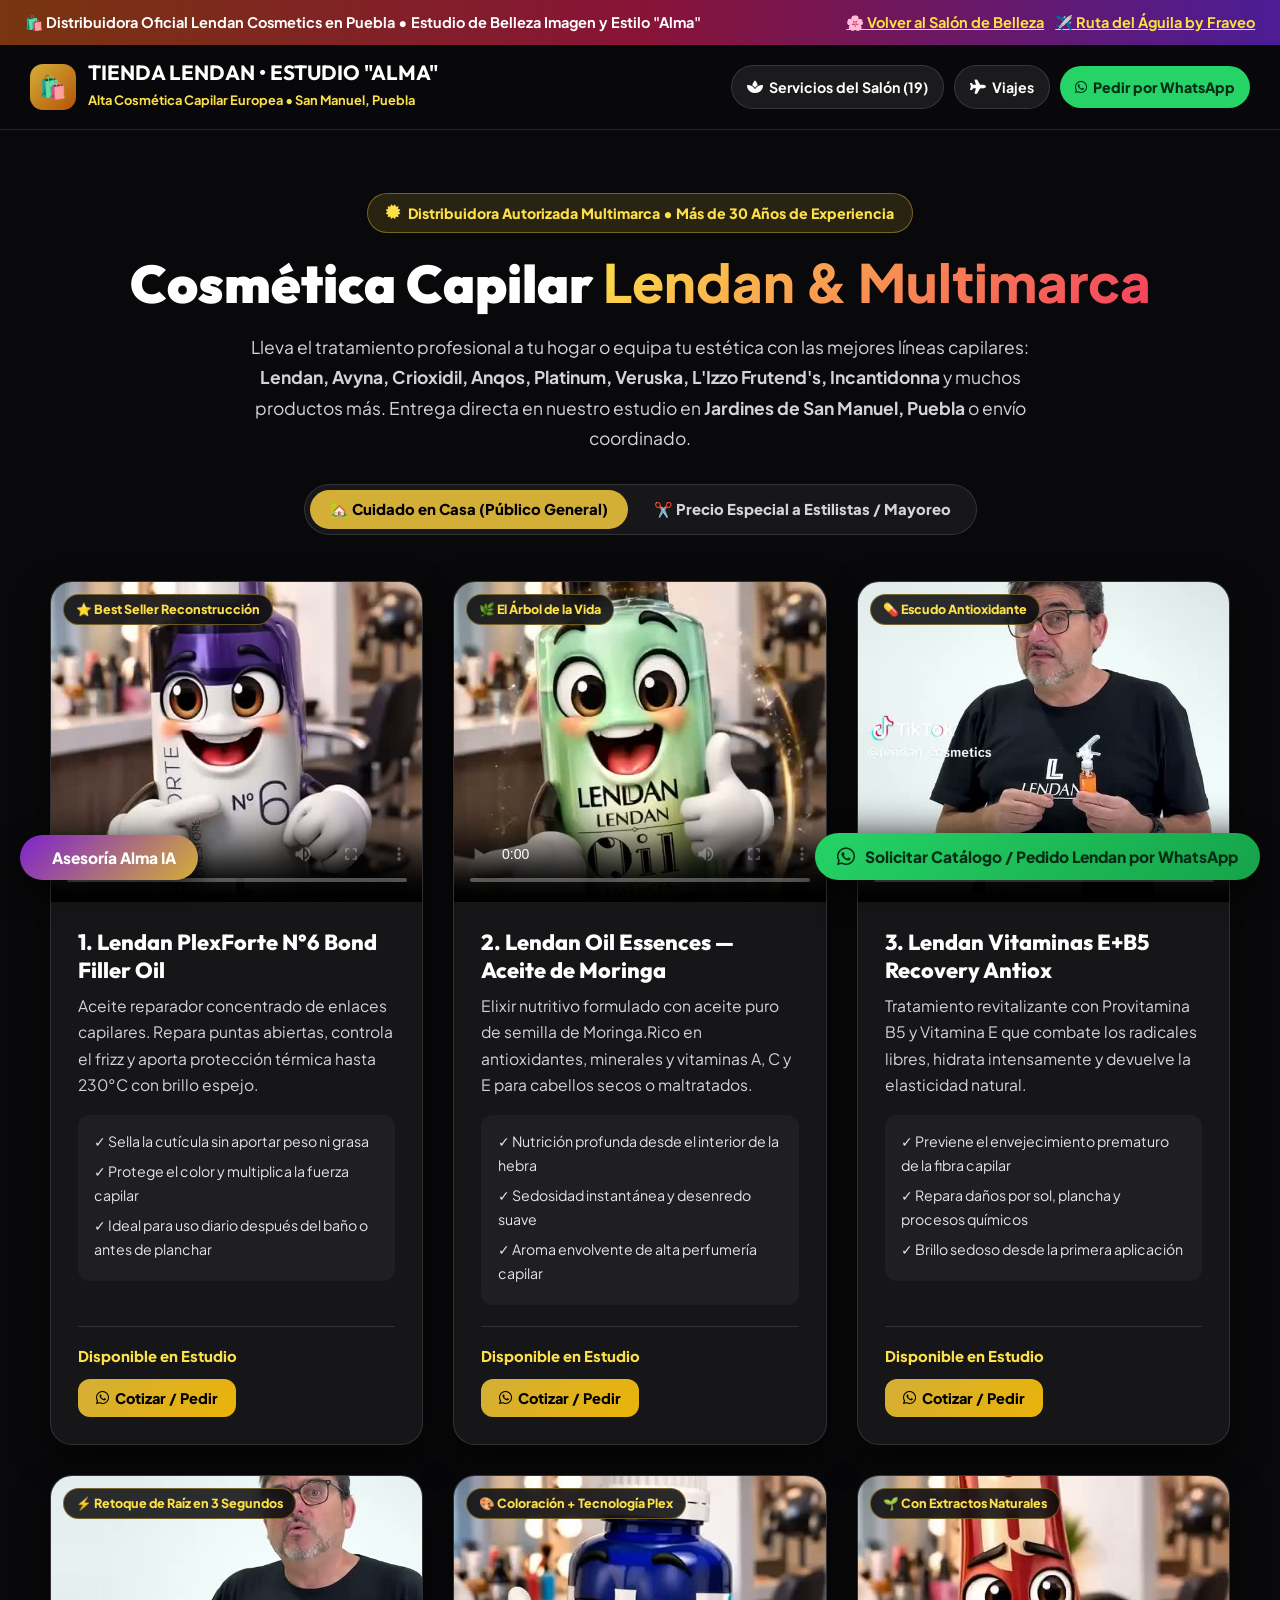
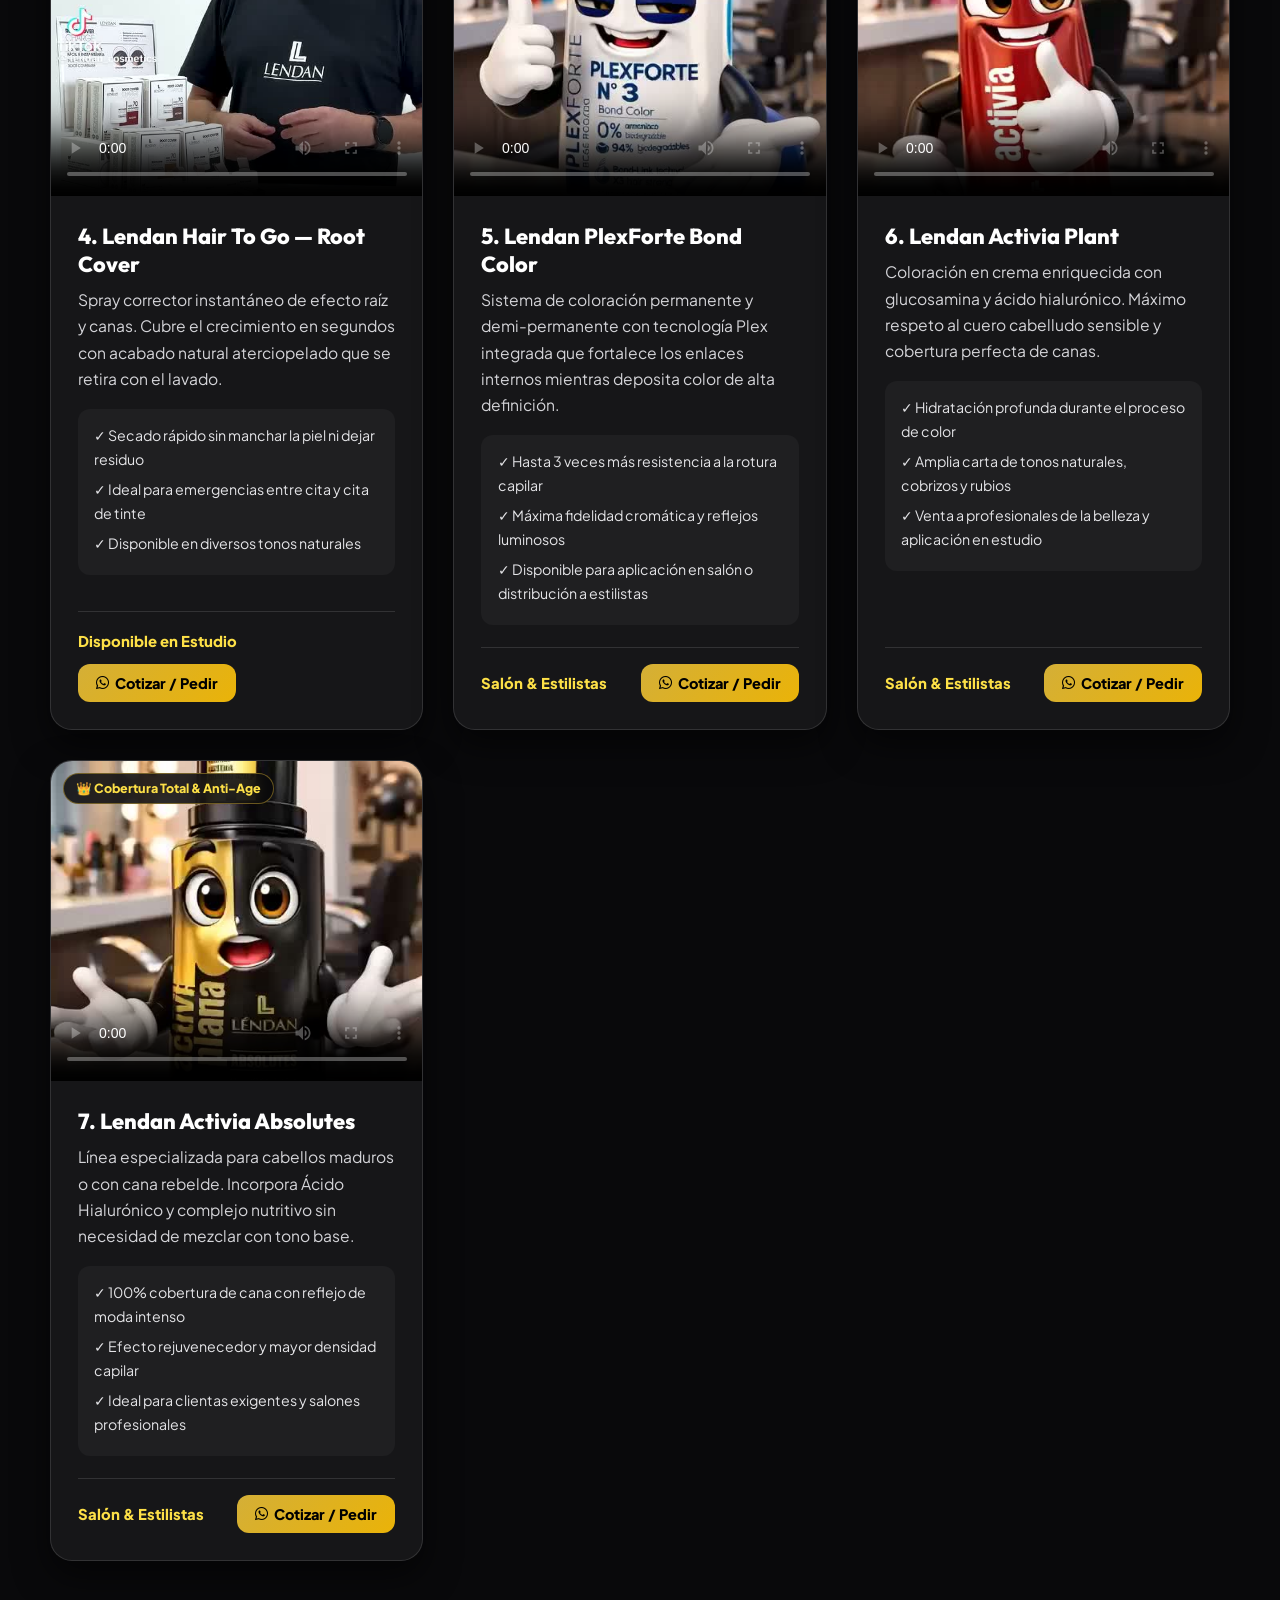
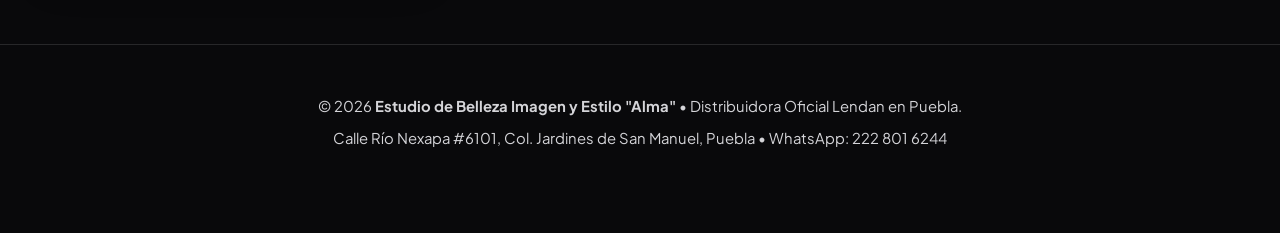
<file: tienda.html>
<!DOCTYPE html>
<html lang="es">
<head>
    <meta charset="UTF-8">
    <meta name="viewport" content="width=device-width, initial-scale=1.0">
    <title>Tienda & Distribuidora Lendan Cosmetics | Estudio de Belleza Imagen y Estilo "Alma"</title>
    <meta name="description" content="Catálogo oficial de productos europeos Lendan Cosmetics en Puebla. Venta al público (cuidado en casa) y distribución a estilistas: PlexForte, Oil Moringa, Recovery E+B5, Activia Plant y Root Cover.">
    <link rel="canonical" href="https://mera-kirai.com/tienda.html">
    <meta property="og:title" content="Tienda & Distribuidora Lendan Cosmetics | Estudio Alma Puebla">
    <meta property="og:description" content="Cosmética capilar europea Lendan, Avyna, Crioxidil y más líneas profesionales en Jardines de San Manuel, Puebla.">
    <meta property="og:url" content="https://mera-kirai.com/tienda.html">
    <meta property="og:type" content="website">
    <script type="application/ld+json">
    {
      "@context": "https://schema.org",
      "@type": "Store",
      "name": "Tienda & Distribuidora Lendan Cosmetics — Estudio de Belleza \"Alma\"",
      "url": "https://mera-kirai.com/tienda.html",
      "telephone": "+522228016244",
      "address": {
        "@type": "PostalAddress",
        "streetAddress": "Calle Río Nexapa #6101",
        "addressLocality": "Jardines de San Manuel",
        "addressRegion": "Puebla",
        "postalCode": "72570",
        "addressCountry": "MX"
      }
    }
    </script>
    <link rel="preconnect" href="https://fonts.googleapis.com">
    <link rel="preconnect" href="https://fonts.gstatic.com" crossorigin>
    <link href="https://fonts.googleapis.com/css2?family=Outfit:wght@400;500;600;700;800;900&family=Plus+Jakarta+Sans:wght@400;500;600;700&display=swap" rel="stylesheet">
    <link rel="stylesheet" href="https://cdnjs.cloudflare.com/ajax/libs/font-awesome/6.4.0/css/all.min.css">
    <style>
        :root {
            --bg-main: #09090b;
            --bg-card: rgba(24, 24, 27, 0.92);
            --brand-gold: #d4af37;
            --brand-gold-light: #fde047;
            --brand-rose: #f43f5e;
            --brand-rose-light: #fda4af;
            --text-title: #ffffff;
            --text-body: #f4f4f5;
            --text-muted: #d4d4d8;
            --border-color: rgba(255, 255, 255, 0.12);
        }

        * {
            box-sizing: border-box;
            margin: 0;
            padding: 0;
            font-family: 'Plus Jakarta Sans', sans-serif;
        }

        html {
            font-size: 16.5px;
            scroll-behavior: smooth;
        }

        body {
            background: var(--bg-main);
            color: var(--text-body);
            line-height: 1.7;
            overflow-x: hidden;
        }

        .top-bar {
            background: linear-gradient(90deg, #78350f, #881337, #4c1d95);
            color: #fff;
            padding: 10px 1.5rem;
            font-size: 0.88rem;
            font-weight: 700;
            display: flex;
            justify-content: space-between;
            align-items: center;
            flex-wrap: wrap;
            gap: 8px;
        }

        .top-bar a {
            color: var(--brand-gold-light);
            text-decoration: underline;
            margin-left: 8px;
        }

        header {
            background: rgba(9, 9, 11, 0.94);
            backdrop-filter: blur(16px);
            border-bottom: 1px solid var(--border-color);
            position: sticky;
            top: 0;
            z-index: 1000;
            padding: 0.95rem 1.8rem;
        }

        .nav-inner {
            max-width: 1240px;
            margin: 0 auto;
            display: flex;
            justify-content: space-between;
            align-items: center;
            flex-wrap: wrap;
            gap: 1rem;
        }

        .brand {
            display: flex;
            align-items: center;
            gap: 12px;
            text-decoration: none;
            color: #fff;
        }

        .brand-icon {
            width: 46px;
            height: 46px;
            border-radius: 13px;
            background: linear-gradient(135deg, var(--brand-gold), #b45309);
            display: flex;
            align-items: center;
            justify-content: center;
            font-size: 1.35rem;
            color: #000;
            font-weight: 900;
        }

        .brand-text strong {
            font-family: 'Outfit', sans-serif;
            font-size: 1.25rem;
            display: block;
            line-height: 1.2;
        }

        .brand-text small {
            font-size: 0.78rem;
            color: var(--brand-gold-light);
            font-weight: 700;
        }

        .nav-actions {
            display: flex;
            gap: 10px;
            flex-wrap: wrap;
            align-items: center;
        }

        .nav-btn {
            background: rgba(255,255,255,0.08);
            color: #fff;
            border: 1px solid var(--border-color);
            padding: 9px 15px;
            border-radius: 22px;
            font-size: 0.86rem;
            font-weight: 700;
            text-decoration: none;
            display: inline-flex;
            align-items: center;
            gap: 6px;
            transition: all 0.2s ease;
        }

        .nav-btn:hover {
            background: rgba(255,255,255,0.16);
            color: var(--brand-gold-light);
        }

        .hero {
            max-width: 1240px;
            margin: 0 auto;
            padding: 3.8rem 1.8rem 2.8rem;
            text-align: center;
        }

        .hero-badge {
            display: inline-flex;
            align-items: center;
            gap: 8px;
            background: rgba(212, 175, 55, 0.16);
            color: var(--brand-gold-light);
            border: 1px solid rgba(212, 175, 55, 0.45);
            padding: 7px 18px;
            border-radius: 24px;
            font-size: 0.86rem;
            font-weight: 800;
            margin-bottom: 1.1rem;
        }

        .hero h1 {
            font-family: 'Outfit', sans-serif;
            font-size: clamp(2.1rem, 4.5vw, 3.2rem);
            font-weight: 900;
            color: #fff;
            line-height: 1.18;
            margin-bottom: 1rem;
        }

        .hero h1 span {
            background: linear-gradient(135deg, #fde047, #f43f5e);
            -webkit-background-clip: text;
            -webkit-text-fill-color: transparent;
        }

        .hero p {
            max-width: 780px;
            margin: 0 auto 1.8rem;
            color: var(--text-muted);
            font-size: 1.06rem;
            line-height: 1.75;
        }

        .mode-switch {
            display: inline-flex;
            background: rgba(255,255,255,0.06);
            border: 1px solid var(--border-color);
            border-radius: 30px;
            padding: 5px;
            gap: 6px;
            flex-wrap: wrap;
            justify-content: center;
        }

        .mode-btn {
            background: transparent;
            color: var(--text-muted);
            border: none;
            padding: 10px 20px;
            border-radius: 24px;
            font-weight: 800;
            font-size: 0.9rem;
            cursor: pointer;
            transition: all 0.2s ease;
        }

        .mode-btn.active {
            background: var(--brand-gold);
            color: #000;
        }

        .catalog-wrap {
            max-width: 1240px;
            margin: 0 auto 5rem;
            padding: 0 1.8rem;
        }

        .products-grid {
            display: grid;
            grid-template-columns: repeat(auto-fill, minmax(330px, 1fr));
            gap: 1.8rem;
        }

        .product-card {
            background: var(--bg-card);
            border: 1px solid var(--border-color);
            border-radius: 22px;
            overflow: hidden;
            display: flex;
            flex-direction: column;
            justify-content: space-between;
            box-shadow: 0 15px 35px rgba(0,0,0,0.55);
            transition: transform 0.25s ease, border-color 0.25s ease;
        }

        .product-card:hover {
            transform: translateY(-4px);
            border-color: rgba(212, 175, 55, 0.55);
        }

        .product-video-box {
            position: relative;
            background: #000;
            height: 320px;
        }

        .product-video-box video {
            width: 100%;
            height: 100%;
            object-fit: cover;
            display: block;
        }

        .product-tag {
            position: absolute;
            top: 12px;
            left: 12px;
            background: rgba(9, 9, 11, 0.85);
            backdrop-filter: blur(8px);
            color: var(--brand-gold-light);
            border: 1px solid rgba(212, 175, 55, 0.45);
            padding: 4px 12px;
            border-radius: 20px;
            font-size: 0.76rem;
            font-weight: 800;
        }

        .product-body {
            padding: 1.65rem;
            flex: 1;
            display: flex;
            flex-direction: column;
            justify-content: space-between;
        }

        .product-title {
            font-family: 'Outfit', sans-serif;
            font-size: 1.32rem;
            font-weight: 800;
            color: #fff;
            margin-bottom: 0.5rem;
            line-height: 1.28;
        }

        .product-desc {
            font-size: 0.95rem;
            color: var(--text-muted);
            line-height: 1.68;
            margin-bottom: 1rem;
        }

        .product-benefits {
            list-style: none;
            margin-bottom: 1.3rem;
            background: rgba(255,255,255,0.04);
            padding: 0.85rem 1rem;
            border-radius: 12px;
            font-size: 0.86rem;
        }

        .product-benefits li {
            margin-bottom: 0.35rem;
            color: #e4e4e7;
        }

        .product-footer {
            display: flex;
            justify-content: space-between;
            align-items: center;
            padding-top: 1rem;
            border-top: 1px solid var(--border-color);
            gap: 10px;
            flex-wrap: wrap;
        }

        .btn-order {
            background: linear-gradient(135deg, var(--brand-gold), #eab308);
            color: #000;
            border: none;
            padding: 10px 18px;
            border-radius: 12px;
            font-weight: 800;
            font-size: 0.88rem;
            cursor: pointer;
            display: inline-flex;
            align-items: center;
            gap: 6px;
            text-decoration: none;
        }

        /* Floating Cart Bar */
        .cart-dock {
            position: fixed;
            bottom: 20px;
            right: 20px;
            z-index: 1000;
            background: linear-gradient(135deg, #25d366, #16a34a);
            color: #052e16;
            padding: 13px 22px;
            border-radius: 30px;
            font-weight: 900;
            font-size: 0.94rem;
            border: none;
            cursor: pointer;
            box-shadow: 0 12px 30px rgba(0,0,0,0.6);
            display: inline-flex;
            align-items: center;
            gap: 10px;
        }

        footer {
            border-top: 1px solid var(--border-color);
            padding: 3rem 1.5rem 5rem;
            text-align: center;
            color: var(--text-muted);
            font-size: 0.9rem;
        }

        @media (max-width: 768px) {
            html { font-size: 16px; }
            header { padding: 0.75rem 1rem; }
            .nav-inner { flex-direction: column; align-items: stretch; }
            .brand { justify-content: center; }
            .nav-actions { justify-content: center; }
            .nav-btn { flex: 1 1 auto; justify-content: center; font-size: 0.78rem; padding: 8px 10px; }
            .hero, .catalog-wrap { padding-left: 1.15rem; padding-right: 1.15rem; }
            .products-grid { grid-template-columns: 1fr; }
        }
    </style>
</head>
<body>

    <div class="top-bar">
        <span>🛍️ <strong>Distribuidora Oficial Lendan Cosmetics en Puebla</strong> • Estudio de Belleza Imagen y Estilo "Alma"</span>
        <div>
            <a href="estetica.html">🌸 Volver al Salón de Belleza</a>
            <a href="https://mera-kirai.com">✈️ Ruta del Águila by Fraveo</a>
        </div>
    </div>

    <header>
        <div class="nav-inner">
            <a href="estetica.html" class="brand">
                <div class="brand-icon">🛍️</div>
                <div class="brand-text">
                    <strong>TIENDA LENDAN • ESTUDIO "ALMA"</strong>
                    <small>Alta Cosmética Capilar Europea • San Manuel, Puebla</small>
                </div>
            </a>
            <div class="nav-actions">
                <a href="estetica.html" class="nav-btn">
                    <i class="fas fa-spa"></i> Servicios del Salón (19)
                </a>
                <a href="https://mera-kirai.com" class="nav-btn">
                    <i class="fas fa-plane"></i> Viajes
                </a>
                <a href="https://wa.me/522228016244?text=Hola%20Alma,%20me%20interesa%20pedir%20productos%20profesionales%20Lendan" target="_blank" class="nav-btn" style="background:#25d366; color:#052e16; border:none; font-weight:800;">
                    <i class="fab fa-whatsapp"></i> Pedir por WhatsApp
                </a>
            </div>
        </div>
    </header>

    <section class="hero">
        <div class="hero-badge">
            <i class="fas fa-certificate"></i> Distribuidora Autorizada Multimarca • Más de 30 Años de Experiencia
        </div>
        <h1>Cosmética Capilar <span>Lendan & Multimarca</span></h1>
        <p>
            Lleva el tratamiento profesional a tu hogar o equipa tu estética con las mejores líneas capilares: <strong>Lendan, Avyna, Crioxidil, Anqos, Platinum, Veruska, L'Izzo Frutend's, Incantidonna</strong> y muchos productos más. Entrega directa en nuestro estudio en <strong>Jardines de San Manuel, Puebla</strong> o envío coordinado.
        </p>

        <div class="mode-switch">
            <button type="button" class="mode-btn active" id="btn-b2c" onclick="setStoreMode('b2c')">
                🏡 Cuidado en Casa (Público General)
            </button>
            <button type="button" class="mode-btn" id="btn-b2b" onclick="setStoreMode('b2b')">
                ✂️ Precio Especial a Estilistas / Mayoreo
            </button>
        </div>
    </section>

    <section class="catalog-wrap">
        <div class="products-grid">
            <!-- Producto 1: PlexForte N°6 Bond Filler Oil -->
            <div class="product-card">
                <div class="product-video-box">
                    <span class="product-tag">⭐ Best Seller Reconstrucción</span>
                    <video controls preload="metadata" poster="img/salon/thumb_lendan_plexforte_oil.jpg">
                        <source src="video/salon/lendan_plexforte_oil.mp4" type="video/mp4">
                    </video>
                </div>
                <div class="product-body">
                    <div>
                        <h3 class="product-title">1. Lendan PlexForte N°6 Bond Filler Oil</h3>
                        <p class="product-desc">Aceite reparador concentrado de enlaces capilares. Repara puntas abiertas, controla el frizz y aporta protección térmica hasta 230°C con brillo espejo.</p>
                        <ul class="product-benefits">
                            <li>✓ Sella la cutícula sin aportar peso ni grasa</li>
                            <li>✓ Protege el color y multiplica la fuerza capilar</li>
                            <li>✓ Ideal para uso diario después del baño o antes de planchar</li>
                        </ul>
                    </div>
                    <div class="product-footer">
                        <span class="mode-price-label" style="font-weight:800; color:var(--brand-gold-light); font-size:0.9rem;">Disponible en Estudio</span>
                        <button type="button" onclick="addItemToOrder('PlexForte N°6 Bond Filler Oil')" class="btn-order">
                            <i class="fab fa-whatsapp"></i> Cotizar / Pedir
                        </button>
                    </div>
                </div>
            </div>

            <!-- Producto 2: Aceite de Moringa Oil Essences -->
            <div class="product-card">
                <div class="product-video-box">
                    <span class="product-tag">🌿 El Árbol de la Vida</span>
                    <video controls preload="metadata" poster="img/salon/thumb_lendan_oil_moringa.jpg">
                        <source src="video/salon/lendan_oil_moringa.mp4" type="video/mp4">
                    </video>
                </div>
                <div class="product-body">
                    <div>
                        <h3 class="product-title">2. Lendan Oil Essences — Aceite de Moringa</h3>
                        <p class="product-desc">Elixir nutritivo formulado con aceite puro de semilla de Moringa.Rico en antioxidantes, minerales y vitaminas A, C y E para cabellos secos o maltratados.</p>
                        <ul class="product-benefits">
                            <li>✓ Nutrición profunda desde el interior de la hebra</li>
                            <li>✓ Sedosidad instantánea y desenredo suave</li>
                            <li>✓ Aroma envolvente de alta perfumería capilar</li>
                        </ul>
                    </div>
                    <div class="product-footer">
                        <span class="mode-price-label" style="font-weight:800; color:var(--brand-gold-light); font-size:0.9rem;">Disponible en Estudio</span>
                        <button type="button" onclick="addItemToOrder('Lendan Oil Essences Aceite de Moringa')" class="btn-order">
                            <i class="fab fa-whatsapp"></i> Cotizar / Pedir
                        </button>
                    </div>
                </div>
            </div>

            <!-- Producto 3: Vitaminas E+B5 Recovery Antiox -->
            <div class="product-card">
                <div class="product-video-box">
                    <span class="product-tag">💊 Escudo Antioxidante</span>
                    <video controls preload="metadata" poster="img/salon/thumb_lendan_recovery.jpg">
                        <source src="video/salon/lendan_recovery_antiox.mp4" type="video/mp4">
                    </video>
                </div>
                <div class="product-body">
                    <div>
                        <h3 class="product-title">3. Lendan Vitaminas E+B5 Recovery Antiox</h3>
                        <p class="product-desc">Tratamiento revitalizante con Provitamina B5 y Vitamina E que combate los radicales libres, hidrata intensamente y devuelve la elasticidad natural.</p>
                        <ul class="product-benefits">
                            <li>✓ Previene el envejecimiento prematuro de la fibra capilar</li>
                            <li>✓ Repara daños por sol, plancha y procesos químicos</li>
                            <li>✓ Brillo sedoso desde la primera aplicación</li>
                        </ul>
                    </div>
                    <div class="product-footer">
                        <span class="mode-price-label" style="font-weight:800; color:var(--brand-gold-light); font-size:0.9rem;">Disponible en Estudio</span>
                        <button type="button" onclick="addItemToOrder('Lendan Vitaminas E+B5 Recovery Antiox')" class="btn-order">
                            <i class="fab fa-whatsapp"></i> Cotizar / Pedir
                        </button>
                    </div>
                </div>
            </div>

            <!-- Producto 4: Hair To Go Root Cover -->
            <div class="product-card">
                <div class="product-video-box">
                    <span class="product-tag">⚡ Retoque de Raíz en 3 Segundos</span>
                    <video controls preload="metadata" poster="img/salon/thumb_lendan_root_cover.jpg">
                        <source src="video/salon/lendan_root_cover.mp4" type="video/mp4">
                    </video>
                </div>
                <div class="product-body">
                    <div>
                        <h3 class="product-title">4. Lendan Hair To Go — Root Cover</h3>
                        <p class="product-desc">Spray corrector instantáneo de efecto raíz y canas. Cubre el crecimiento en segundos con acabado natural aterciopelado que se retira con el lavado.</p>
                        <ul class="product-benefits">
                            <li>✓ Secado rápido sin manchar la piel ni dejar residuo</li>
                            <li>✓ Ideal para emergencias entre cita y cita de tinte</li>
                            <li>✓ Disponible en diversos tonos naturales</li>
                        </ul>
                    </div>
                    <div class="product-footer">
                        <span class="mode-price-label" style="font-weight:800; color:var(--brand-gold-light); font-size:0.9rem;">Disponible en Estudio</span>
                        <button type="button" onclick="addItemToOrder('Lendan Hair To Go Root Cover (Spray Retoque de Raíz)')" class="btn-order">
                            <i class="fab fa-whatsapp"></i> Cotizar / Pedir
                        </button>
                    </div>
                </div>
            </div>

            <!-- Producto 5: PlexForte Bond Color -->
            <div class="product-card">
                <div class="product-video-box">
                    <span class="product-tag">🎨 Coloración + Tecnología Plex</span>
                    <video controls preload="metadata" poster="img/salon/thumb_lendan_plexforte_color.jpg">
                        <source src="video/salon/lendan_plexforte_bond_color.mp4" type="video/mp4">
                    </video>
                </div>
                <div class="product-body">
                    <div>
                        <h3 class="product-title">5. Lendan PlexForte Bond Color</h3>
                        <p class="product-desc">Sistema de coloración permanente y demi-permanente con tecnología Plex integrada que fortalece los enlaces internos mientras deposita color de alta definición.</p>
                        <ul class="product-benefits">
                            <li>✓ Hasta 3 veces más resistencia a la rotura capilar</li>
                            <li>✓ Máxima fidelidad cromática y reflejos luminosos</li>
                            <li>✓ Disponible para aplicación en salón o distribución a estilistas</li>
                        </ul>
                    </div>
                    <div class="product-footer">
                        <span class="mode-price-label" style="font-weight:800; color:var(--brand-gold-light); font-size:0.9rem;">Salón & Estilistas</span>
                        <button type="button" onclick="addItemToOrder('Lendan PlexForte Bond Color')" class="btn-order">
                            <i class="fab fa-whatsapp"></i> Cotizar / Pedir
                        </button>
                    </div>
                </div>
            </div>

            <!-- Producto 6: Activia Plant -->
            <div class="product-card">
                <div class="product-video-box">
                    <span class="product-tag">🌱 Con Extractos Naturales</span>
                    <video controls preload="metadata" poster="img/salon/thumb_lendan_activia_plant.jpg">
                        <source src="video/salon/lendan_activia_plant.mp4" type="video/mp4">
                    </video>
                </div>
                <div class="product-body">
                    <div>
                        <h3 class="product-title">6. Lendan Activia Plant</h3>
                        <p class="product-desc">Coloración en crema enriquecida con glucosamina y ácido hialurónico. Máximo respeto al cuero cabelludo sensible y cobertura perfecta de canas.</p>
                        <ul class="product-benefits">
                            <li>✓ Hidratación profunda durante el proceso de color</li>
                            <li>✓ Amplia carta de tonos naturales, cobrizos y rubios</li>
                            <li>✓ Venta a profesionales de la belleza y aplicación en estudio</li>
                        </ul>
                    </div>
                    <div class="product-footer">
                        <span class="mode-price-label" style="font-weight:800; color:var(--brand-gold-light); font-size:0.9rem;">Salón & Estilistas</span>
                        <button type="button" onclick="addItemToOrder('Lendan Activia Plant Coloración')" class="btn-order">
                            <i class="fab fa-whatsapp"></i> Cotizar / Pedir
                        </button>
                    </div>
                </div>
            </div>

            <!-- Producto 7: Activia Absolutes -->
            <div class="product-card">
                <div class="product-video-box">
                    <span class="product-tag">👑 Cobertura Total & Anti-Age</span>
                    <video controls preload="metadata" poster="img/salon/thumb_lendan_activia_absolutes.jpg">
                        <source src="video/salon/lendan_activia_absolutes.mp4" type="video/mp4">
                    </video>
                </div>
                <div class="product-body">
                    <div>
                        <h3 class="product-title">7. Lendan Activia Absolutes</h3>
                        <p class="product-desc">Línea especializada para cabellos maduros o con cana rebelde. Incorpora Ácido Hialurónico y complejo nutritivo sin necesidad de mezclar con tono base.</p>
                        <ul class="product-benefits">
                            <li>✓ 100% cobertura de cana con reflejo de moda intenso</li>
                            <li>✓ Efecto rejuvenecedor y mayor densidad capilar</li>
                            <li>✓ Ideal para clientas exigentes y salones profesionales</li>
                        </ul>
                    </div>
                    <div class="product-footer">
                        <span class="mode-price-label" style="font-weight:800; color:var(--brand-gold-light); font-size:0.9rem;">Salón & Estilistas</span>
                        <button type="button" onclick="addItemToOrder('Lendan Activia Absolutes')" class="btn-order">
                            <i class="fab fa-whatsapp"></i> Cotizar / Pedir
                        </button>
                    </div>
                </div>
            </div>
        </div>
    </section>

    <button type="button" class="cart-dock" onclick="toggleStoreAiChat()" style="right:auto; left:20px; background:linear-gradient(135deg,#7e22ce,#d4af37); color:#fff;">
        <i class="fas fa-sparkles"></i> <span>Asesoría Alma IA</span>
    </button>

    <button type="button" class="cart-dock" onclick="sendCartWhatsApp()">
        <i class="fab fa-whatsapp" style="font-size:1.25rem;"></i>
        <span id="cart-label">Solicitar Catálogo / Pedido Lendan por WhatsApp</span>
    </button>

    <!-- Chat Flotante Alma IA Tienda -->
    <div id="store-ai-window" style="display:none; position:fixed; bottom:84px; left:20px; width:min(380px, calc(100vw - 32px)); height:470px; background:#09090b; border:1px solid rgba(212,175,55,0.45); border-radius:20px; box-shadow:0 20px 50px rgba(0,0,0,0.75); z-index:1100; flex-direction:column; overflow:hidden;">
        <div style="background:linear-gradient(135deg, #581c87, #b45309); padding:13px 16px; display:flex; justify-content:space-between; align-items:center; color:#fff;">
            <div>
                <strong style="font-family:'Outfit',sans-serif; font-size:1rem; display:block;">🛍️ Alma IA — Tienda Profesional</strong>
                <small style="font-size:0.74rem; color:#fef08a;">Asesoría Cuidado en Casa &amp; Mayoreo Estilistas</small>
            </div>
            <button type="button" onclick="toggleStoreAiChat()" style="background:rgba(255,255,255,0.18); border:none; color:#fff; width:28px; height:28px; border-radius:50%; cursor:pointer;">✕</button>
        </div>
        <div id="store-ai-messages" style="flex:1; padding:12px; overflow-y:auto; display:flex; flex-direction:column; gap:10px; font-size:0.9rem;">
            <div style="background:rgba(255,255,255,0.08); padding:10px 13px; border-radius:14px; color:#fff; line-height:1.58;">
                ¡Hola! Soy <strong>Alma IA</strong>. 💜 ¿Buscas algún producto de <strong>Lendan, Avyna o Crioxidil</strong> para uso personal en casa o precio especial de mayoreo para tu salón? Cuéntame qué necesitas tratar.
            </div>
        </div>
        <div style="padding:7px 10px; display:flex; gap:6px; overflow-x:auto; border-top:1px solid rgba(255,255,255,0.08); background:#111;">
            <button type="button" onclick="askStoreAi('¿Qué me recomiendas para puntas abiertas y frizz?')" style="background:rgba(168,85,247,0.22); color:#e9d5ff; border:1px solid rgba(192,132,252,0.4); border-radius:14px; padding:4px 10px; font-size:0.74rem; white-space:nowrap; cursor:pointer;">✨ Puntas &amp; Frizz</button>
            <button type="button" onclick="askStoreAi('Soy estilista y me interesa precio de mayoreo')" style="background:rgba(212,175,55,0.2); color:#fde047; border:1px solid rgba(212,175,55,0.4); border-radius:14px; padding:4px 10px; font-size:0.74rem; white-space:nowrap; cursor:pointer;">✂️ Soy Estilista</button>
        </div>
        <form onsubmit="handleStoreAiSubmit(event)" style="display:flex; padding:9px; gap:8px; background:#18181b; border-top:1px solid rgba(255,255,255,0.1);">
            <input type="text" id="store-ai-input" placeholder="Pregunta por líneas, tonos o pedidos..." style="flex:1; background:#09090b; border:1px solid rgba(255,255,255,0.18); border-radius:10px; padding:8px 11px; color:#fff; font-size:0.88rem;">
            <button type="submit" style="background:var(--brand-gold); color:#000; border:none; border-radius:10px; padding:0 14px; font-weight:800; cursor:pointer;">Enviar</button>
        </form>
    </div>

    <footer>
        <p>© 2026 <strong>Estudio de Belleza Imagen y Estilo "Alma"</strong> • Distribuidora Oficial Lendan en Puebla.</p>
        <p style="margin-top:6px;">Calle Río Nexapa #6101, Col. Jardines de San Manuel, Puebla • WhatsApp: 222 801 6244</p>
    </footer>

    <script src="js/alma_ai_widget.js?v=20261124"></script>
    <script>
        let currentMode = 'b2c';
        let selectedProducts = [];

        function toggleStoreAiChat() {
            const win = document.getElementById('store-ai-window');
            if (!win) return;
            const open = win.style.display === 'flex';
            win.style.display = open ? 'none' : 'flex';
        }

        const storeAiController = window.AlmaAiWidget.mountFloatingWidget({
            mode: 'tienda',
            windowId: 'store-ai-window',
            messagesId: 'store-ai-messages',
            inputId: 'store-ai-input',
            accentBg: 'linear-gradient(135deg,#6b21a8,#b45309)'
        });

        function askStoreAi(text) {
            const win = document.getElementById('store-ai-window');
            if (win) win.style.display = 'flex';
            storeAiController.ask(text);
        }

        function handleStoreAiSubmit(e) {
            storeAiController.submit(e);
        }

        function setStoreMode(mode) {
            currentMode = mode;
            document.getElementById('btn-b2c').classList.toggle('active', mode === 'b2c');
            document.getElementById('btn-b2b').classList.toggle('active', mode === 'b2b');
            document.querySelectorAll('.mode-price-label').forEach(el => {
                el.textContent = mode === 'b2b' ? '✂️ Precio Especial Estilista' : '🏡 Venta al Público en Estudio';
            });
        }

        function addItemToOrder(prodName) {
            if (!selectedProducts.includes(prodName)) {
                selectedProducts.push(prodName);
            }
            const tipoCliente = currentMode === 'b2b' ? 'Soy Estilista / Salón (Mayoreo)' : 'Para Cuidado en Casa';
            const lista = selectedProducts.join(', ');
            document.getElementById('cart-label').textContent = `Enviar Pedido (${selectedProducts.length}): ${prodName}`;
            const msg = `Hola Alma, vi la Tienda Lendan en la web (${tipoCliente}). Me interesa cotizar/pedir: ${lista}`;
            window.open('https://wa.me/522228016244?text=' + encodeURIComponent(msg), '_blank');
        }

        function sendCartWhatsApp() {
            const tipoCliente = currentMode === 'b2b' ? 'Soy Estilista / Salón (Mayoreo)' : 'Para Cuidado en Casa';
            const lista = selectedProducts.length > 0 ? selectedProducts.join(', ') : 'Línea de productos Lendan Cosmetics';
            const msg = `Hola Alma, vi la Tienda Lendan en la web (${tipoCliente}). Me gustaría pedir información y precios de: ${lista}`;
            window.open('https://wa.me/522228016244?text=' + encodeURIComponent(msg), '_blank');
        }

        if (window.history && window.history.replaceState && window.location.pathname.indexOf('tienda.html') !== -1) {
            if (window.location.hostname.startsWith('tienda.') || window.location.hostname.startsWith('productos.')) {
                window.history.replaceState(null, '', '/');
            }
        }
    </script>
</body>
</html>
</file>
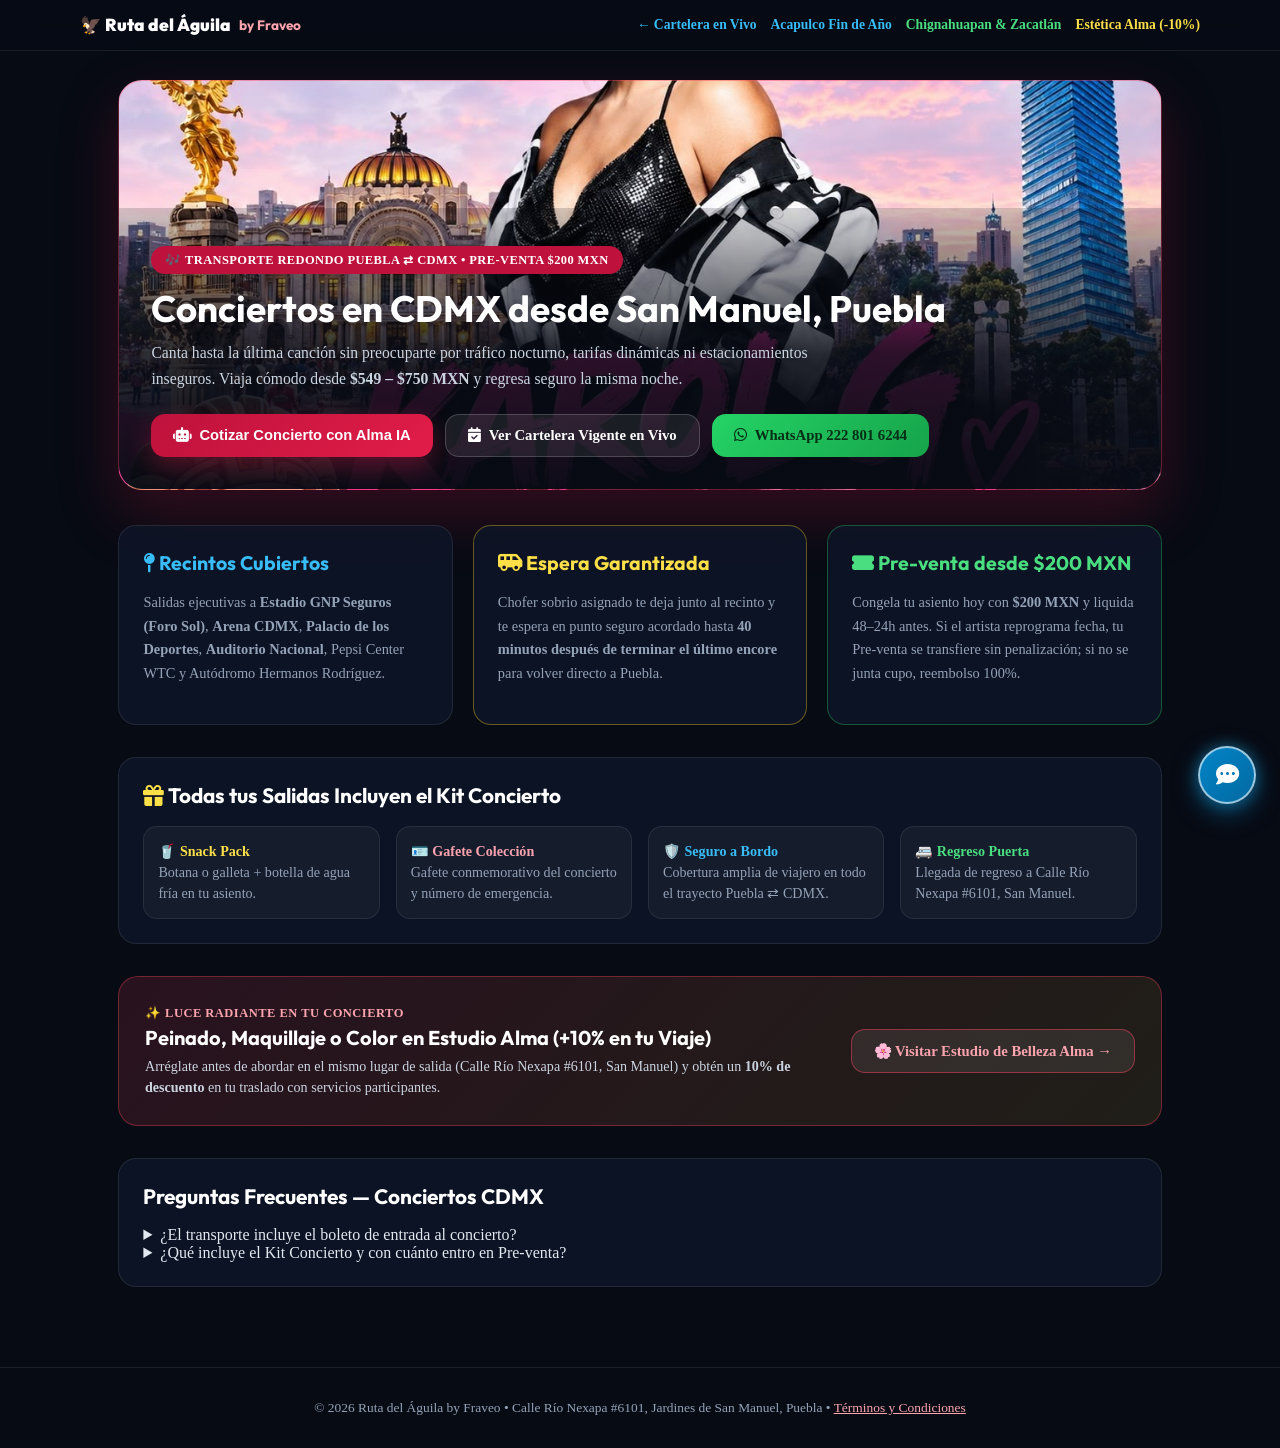
<file: conciertos/cdmx-desde-puebla.html>
<!DOCTYPE html>
<html lang="es">
<head>
    <meta charset="UTF-8">
    <meta name="viewport" content="width=device-width, initial-scale=1.0">
    <title>Transporte a Conciertos en CDMX desde Puebla | Estadio GNP, Arena CDMX, Palacio y Auditorio — Ruta del Águila</title>
    <meta name="description" content="Transporte redondo ejecutivo desde Jardines de San Manuel, Puebla a conciertos en Estadio GNP Seguros, Arena CDMX, Palacio de los Deportes y Auditorio Nacional. Kit Concierto y espera nocturna garantizada desde $549 MXN (Pre-venta $200).">
    <link rel="canonical" href="https://mera-kirai.com/conciertos/cdmx-desde-puebla.html">
    <meta property="og:title" content="Transporte a Conciertos CDMX desde Puebla | Ruta del Águila by Fraveo">
    <meta property="og:description" content="Cero estrés de estacionamiento, casetas ni apps nocturnas. Viaje redondo ejecutivo desde San Manuel con espera hasta la última canción.">
    <meta property="og:image" content="https://mera-kirai.com/img/IMG-20260926-WA0009.jpg">
    <meta property="og:url" content="https://mera-kirai.com/conciertos/cdmx-desde-puebla.html">
    <meta property="og:type" content="article">
    <link rel="preconnect" href="https://fonts.googleapis.com">
    <link rel="preconnect" href="https://fonts.gstatic.com" crossorigin>
    <link href="https://fonts.googleapis.com/css2?family=Outfit:wght@400;600;700;800;900&family=Plus+Jakarta+Sans:wght@400;500;600;700&display=swap" rel="stylesheet">
    <link rel="stylesheet" href="https://cdnjs.cloudflare.com/ajax/libs/font-awesome/6.4.0/css/all.min.css">
    <link rel="stylesheet" href="../css/motion_lux.css?v=20261125b">
    <script type="application/ld+json">
    {
      "@context": "https://schema.org",
      "@type": "Service",
      "name": "Transporte Redondo Ejecutivo a Conciertos y Eventos en CDMX desde Puebla",
      "serviceType": "Transporte Turístico de Eventos",
      "areaServed": ["Puebla", "Ciudad de México"],
      "provider": {
        "@type": "TravelAgency",
        "name": "Ruta del Águila by Fraveo",
        "telephone": "+522228016244",
        "url": "https://mera-kirai.com"
      },
      "offers": {
        "@type": "Offer",
        "priceCurrency": "MXN",
        "price": "549",
        "availability": "https://schema.org/InStock",
        "url": "https://mera-kirai.com/conciertos/cdmx-desde-puebla.html"
      }
    }
    </script>
    <script type="application/ld+json">
    {
      "@context": "https://schema.org",
      "@type": "FAQPage",
      "mainEntity": [
        {
          "@type": "Question",
          "name": "¿El transporte incluye el boleto de entrada al concierto?",
          "acceptedAnswer": {
            "@type": "Answer",
            "text": "No. Somos transporte redondo ejecutivo independiente de Ticketmaster y Superboletos: tú compras tu entrada en la zona que prefieras y nosotros te llevamos desde Jardines de San Manuel, Puebla hasta la puerta del recinto y te esperamos al terminar el show."
          }
        },
        {
          "@type": "Question",
          "name": "¿Qué incluye el Kit Concierto y con cuánto entro en Pre-venta?",
          "acceptedAnswer": {
            "@type": "Answer",
            "text": "Todas nuestras salidas a conciertos incluyen snack pack de cortesía (botana + agua embotellada), gafete conmemorativo, seguro de viajero a bordo y espera garantizada hasta 40 minutos después de concluido el espectáculo. Entras en Pre-venta desde $200 MXN por asiento."
          }
        }
      ]
    }
    </script>
    <style>
        *, *::before, *::after { box-sizing: border-box; }
        html, body { margin: 0; padding: 0; overflow-x: hidden; max-width: 100%; background: #070b14; color: #e2e8f0; }
        .g-nav { background: rgba(7, 11, 20, 0.9); backdrop-filter: blur(16px); border-bottom: 1px solid rgba(255,255,255,0.08); padding: 0.9rem 1.25rem; position: sticky; top: 0; z-index: 40; }
        .g-nav-inner { max-width: 1120px; margin: 0 auto; display: flex; justify-content: space-between; align-items: center; flex-wrap: wrap; gap: 10px; }
        .g-brand { color: #fff; text-decoration: none; font-family: 'Outfit'; font-weight: 900; font-size: 1.08rem; display: flex; align-items: center; gap: 8px; }
        .g-links { display: flex; gap: 14px; flex-wrap: wrap; font-size: 0.85rem; font-weight: 700; }
        .g-links a { text-decoration: none; }
        .guide-wrap { max-width: 1080px; margin: 0 auto; padding: 1.8rem 1.15rem 5rem; }
        .guide-hero { position: relative; border-radius: 24px; overflow: hidden; min-height: 410px; display: flex; align-items: flex-end; border: 1px solid rgba(244,63,94,0.4); margin-bottom: 2.2rem; background: url('../img/IMG-20260926-WA0009.jpg') center/cover no-repeat; box-shadow: 0 24px 60px rgba(190,18,60,0.25); }
        .guide-hero-overlay { position: relative; z-index: 2; width: 100%; padding: 2.4rem 2rem 2rem; background: linear-gradient(180deg, rgba(7,11,20,0.16) 0%, rgba(7,11,20,0.85) 52%, rgba(7,11,20,0.97) 100%); }
        .g-pill { display: inline-flex; align-items: center; gap: 6px; padding: 6px 14px; border-radius: 999px; font-size: 0.78rem; font-weight: 800; letter-spacing: 0.4px; text-transform: uppercase; margin-bottom: 0.85rem; }
        .g-hero-actions { display: flex; gap: 12px; flex-wrap: wrap; margin-top: 1.35rem; }
        .g-btn { display: inline-flex; align-items: center; justify-content: center; gap: 8px; padding: 12px 22px; border-radius: 14px; font-weight: 800; font-size: 0.92rem; text-decoration: none; border: none; cursor: pointer; transition: transform .2s; max-width: 100%; text-align: center; }
        .g-btn:hover { transform: translateY(-2px); }
        .g-btn-rose { background: linear-gradient(135deg, #be123c, #e11d48); color: #fff; box-shadow: 0 10px 26px rgba(225,29,72,0.34); }
        .g-btn-wa { background: linear-gradient(135deg, #25d366, #16a34a); color: #052e16; }
        .g-btn-ghost { background: rgba(255,255,255,0.08); color: #fff; border: 1px solid rgba(255,255,255,0.18); }
        .guide-grid { display: grid; grid-template-columns: repeat(auto-fit, minmax(260px, 1fr)); gap: 1.25rem; margin: 2rem 0; }
        .guide-card { background: rgba(15, 23, 42, 0.78); backdrop-filter: blur(12px); border: 1px solid rgba(255,255,255,0.09); border-radius: 18px; padding: 1.5rem; min-width: 0; }
        .guide-card h2, .guide-card h3 { font-family: 'Outfit'; margin-top: 0; color: #fff; }
        .kit-grid { display: grid; grid-template-columns: repeat(auto-fit, minmax(210px, 1fr)); gap: 1rem; margin-top: 1rem; }
        .kit-pill { background: rgba(255,255,255,0.04); border: 1px solid rgba(255,255,255,0.08); border-radius: 14px; padding: 14px; font-size: 0.88rem; line-height: 1.5; }
        .salon-bridge { background: linear-gradient(135deg, rgba(244,63,94,0.14), rgba(212,175,55,0.12)); border: 1px solid rgba(244,63,94,0.38); border-radius: 20px; padding: 1.6rem; display: flex; justify-content: space-between; align-items: center; gap: 1.2rem; flex-wrap: wrap; margin: 2rem 0; }
        .g-footer { border-top: 1px solid rgba(255,255,255,0.08); padding: 2rem 1.25rem; text-align: center; color: #94a3b8; font-size: 0.84rem; }
        @media (max-width: 640px) {
            .guide-hero { min-height: 360px; }
            .guide-hero-overlay { padding: 1.6rem 1.25rem; }
            .guide-hero-overlay h1 { font-size: 1.55rem !important; }
            .g-btn { width: 100%; }
        }
    </style>
</head>
<body>
    <header class="g-nav">
        <div class="g-nav-inner">
            <a href="../index.html" class="g-brand">🦅 Ruta del Águila <span style="color:#fda4af; font-size:0.85rem; font-weight:700;">by Fraveo</span></a>
            <nav class="g-links">
                <a href="../index.html#bloque-conciertos" style="color:#38bdf8;">← Cartelera en Vivo</a>
                <a href="../viajes/acapulco-fin-de-ano.html" style="color:#38bdf8;">Acapulco Fin de Año</a>
                <a href="../viajes/chignahuapan-zacatlan.html" style="color:#4ade80;">Chignahuapan &amp; Zacatlán</a>
                <a href="https://estetica.mera-kirai.com" style="color:#fde047;">Estética Alma (-10%)</a>
            </nav>
        </div>
    </header>

    <main class="guide-wrap">
        <section class="guide-hero">
            <div class="guide-hero-overlay">
                <span class="g-pill" style="background:#be123c; color:#fff;">🎶 Transporte Redondo Puebla ⇄ CDMX • Pre-venta $200 MXN</span>
                <h1 style="font-family:'Outfit'; font-size:2.3rem; line-height:1.15; color:#fff; margin:0 0 0.65rem;">Conciertos en CDMX desde San Manuel, Puebla</h1>
                <p style="color:#cbd5e1; max-width:720px; margin:0; line-height:1.65; font-size:0.98rem;">
                    Canta hasta la última canción sin preocuparte por tráfico nocturno, tarifas dinámicas ni estacionamientos inseguros. Viaja cómodo desde <strong>$549 – $750 MXN</strong> y regresa seguro la misma noche.
                </p>
                <div class="g-hero-actions">
                    <button type="button" class="g-btn g-btn-rose" onclick="guideAi.ask('Quiero cotizar transporte redondo a un concierto en CDMX desde Puebla.')">
                        <i class="fas fa-robot"></i> Cotizar Concierto con Alma IA
                    </button>
                    <a href="../index.html#bloque-conciertos" class="g-btn g-btn-ghost">
                        <i class="fas fa-calendar-check"></i> Ver Cartelera Vigente en Vivo
                    </a>
                    <a href="https://wa.me/522228016244?text=Hola%20Alma,%20quiero%20asegurar%20mi%20asiento%20en%20Pre-venta%20($200)%20para%20un%20concierto%20en%20CDMX%20desde%20San%20Manuel" target="_blank" rel="noopener noreferrer" class="g-btn g-btn-wa">
                        <i class="fab fa-whatsapp"></i> WhatsApp 222 801 6244
                    </a>
                </div>
            </div>
        </section>

        <div class="guide-grid">
            <article class="guide-card">
                <h2 style="font-size:1.22rem; color:#38bdf8;"><i class="fas fa-map-pin"></i> Recintos Cubiertos</h2>
                <p style="color:#94a3b8; font-size:0.9rem; line-height:1.65;">
                    Salidas ejecutivas a <strong>Estadio GNP Seguros (Foro Sol)</strong>, <strong>Arena CDMX</strong>, <strong>Palacio de los Deportes</strong>, <strong>Auditorio Nacional</strong>, Pepsi Center WTC y Autódromo Hermanos Rodríguez.
                </p>
            </article>
            <article class="guide-card" style="border-color:rgba(250,204,21,0.38);">
                <h2 style="font-size:1.22rem; color:#fde047;"><i class="fas fa-shuttle-van"></i> Espera Garantizada</h2>
                <p style="color:#94a3b8; font-size:0.9rem; line-height:1.65;">
                    Chofer sobrio asignado te deja junto al recinto y te espera en punto seguro acordado hasta <strong>40 minutos después de terminar el último encore</strong> para volver directo a Puebla.
                </p>
            </article>
            <article class="guide-card" style="border-color:rgba(34,197,94,0.38);">
                <h2 style="font-size:1.22rem; color:#4ade80;"><i class="fas fa-ticket-alt"></i> Pre-venta desde $200 MXN</h2>
                <p style="color:#94a3b8; font-size:0.9rem; line-height:1.65;">
                    Congela tu asiento hoy con <strong>$200 MXN</strong> y liquida 48–24h antes. Si el artista reprograma fecha, tu Pre-venta se transfiere sin penalización; si no se junta cupo, reembolso 100%.
                </p>
            </article>
        </div>

        <section class="guide-card" style="margin-bottom:1.8rem;">
            <h2 style="font-size:1.3rem;"><i class="fas fa-gift" style="color:#fde047;"></i> Todas tus Salidas Incluyen el Kit Concierto</h2>
            <div class="kit-grid">
                <div class="kit-pill"><strong style="color:#fde047;">🥤 Snack Pack</strong><br><span style="color:#94a3b8;">Botana o galleta + botella de agua fría en tu asiento.</span></div>
                <div class="kit-pill"><strong style="color:#fda4af;">🪪 Gafete Colección</strong><br><span style="color:#94a3b8;">Gafete conmemorativo del concierto y número de emergencia.</span></div>
                <div class="kit-pill"><strong style="color:#38bdf8;">🛡️ Seguro a Bordo</strong><br><span style="color:#94a3b8;">Cobertura amplia de viajero en todo el trayecto Puebla ⇄ CDMX.</span></div>
                <div class="kit-pill"><strong style="color:#4ade80;">🚐 Regreso Puerta</strong><br><span style="color:#94a3b8;">Llegada de regreso a Calle Río Nexapa #6101, San Manuel.</span></div>
            </div>
        </section>

        <div class="salon-bridge">
            <div style="flex:1; min-width:240px;">
                <span style="font-size:0.78rem; font-weight:800; color:#fda4af; text-transform:uppercase; letter-spacing:0.5px;">✨ Luce Radiante en tu Concierto</span>
                <h3 style="font-family:'Outfit'; margin:4px 0 6px; color:#fff; font-size:1.25rem;">Peinado, Maquillaje o Color en Estudio Alma (+10% en tu Viaje)</h3>
                <p style="margin:0; font-size:0.88rem; color:#cbd5e1; line-height:1.55;">
                    Arréglate antes de abordar en el mismo lugar de salida (Calle Río Nexapa #6101, San Manuel) y obtén un <strong>10% de descuento</strong> en tu traslado con servicios participantes.
                </p>
            </div>
            <a href="https://estetica.mera-kirai.com" class="g-btn g-btn-ghost" style="border-color:rgba(244,63,94,0.5); color:#fda4af;">
                🌸 Visitar Estudio de Belleza Alma →
            </a>
        </div>

        <section class="guide-card">
            <h2 style="font-size:1.3rem;">Preguntas Frecuentes — Conciertos CDMX</h2>
            <details class="faq-item" style="margin-top:0.8rem;">
                <summary>¿El transporte incluye el boleto de entrada al concierto?</summary>
                <p>No. Somos transporte redondo ejecutivo independiente de Ticketmaster y Superboletos: tú compras tu entrada en la zona que prefieras y nosotros te llevamos desde Jardines de San Manuel, Puebla hasta la puerta del recinto y te esperamos al terminar el show.</p>
            </details>
            <details class="faq-item">
                <summary>¿Qué incluye el Kit Concierto y con cuánto entro en Pre-venta?</summary>
                <p>Todas nuestras salidas a conciertos incluyen snack pack de cortesía (botana + agua embotellada), gafete conmemorativo, seguro de viajero a bordo y espera garantizada hasta 40 minutos después de concluido el espectáculo. Entras en Pre-venta desde $200 MXN por asiento.</p>
            </details>
        </section>
    </main>

    <footer class="g-footer">
        © 2026 Ruta del Águila by Fraveo • Calle Río Nexapa #6101, Jardines de San Manuel, Puebla • <a href="../terminos.html" style="color:#fda4af;">Términos y Condiciones</a>
    </footer>

    <div class="ai-orb-trigger" onclick="document.getElementById('guide-ai-win').classList.toggle('active')" title="Consultar con Alma IA">
        <div class="ai-orb-inner"><i class="fas fa-comment-dots" style="font-size:1.45rem;"></i></div>
    </div>
    <div class="ai-chat-window" id="guide-ai-win">
        <div class="ai-chat-header">
            <div style="display:flex; align-items:center; gap:8px;">
                <span style="font-size:1.3rem;">🦅</span>
                <div><strong style="font-family:'Outfit'; display:block;">Asistente Alma IA</strong><small style="color:#fda4af;">Conciertos CDMX</small></div>
            </div>
            <button onclick="document.getElementById('guide-ai-win').classList.remove('active')" style="background:rgba(255,255,255,0.1); border:none; color:#fff; width:38px; height:38px; border-radius:50%; cursor:pointer;">✖</button>
        </div>
        <div class="ai-chat-messages" id="guide-ai-msgs" style="display:flex; flex-direction:column; gap:8px;">
            <div class="ai-chat-bubble assistant">¡Hola! Soy <strong>Alma IA</strong>. ¿A qué artista o recinto en CDMX vas y cuántas personas serían?</div>
        </div>
        <div class="ai-chat-input-bar">
            <input type="text" id="guide-ai-input" placeholder="Ej: Morat, Estadio GNP..." onkeydown="if(event.key==='Enter'){event.preventDefault(); guideAi.submit(event);}">
            <button type="button" onclick="guideAi.submit(event)"><i class="fas fa-paper-plane"></i></button>
        </div>
    </div>

    <script src="../js/alma_ai_widget.js?v=20261125b"></script>
    <script>
        const guideAi = AlmaAiWidget.mountFloatingWidget({
            mode: 'viajes',
            windowId: 'guide-ai-win',
            messagesId: 'guide-ai-msgs',
            inputId: 'guide-ai-input',
            accentBg: '#be123c'
        });
    </script>
</body>
</html>
</file>
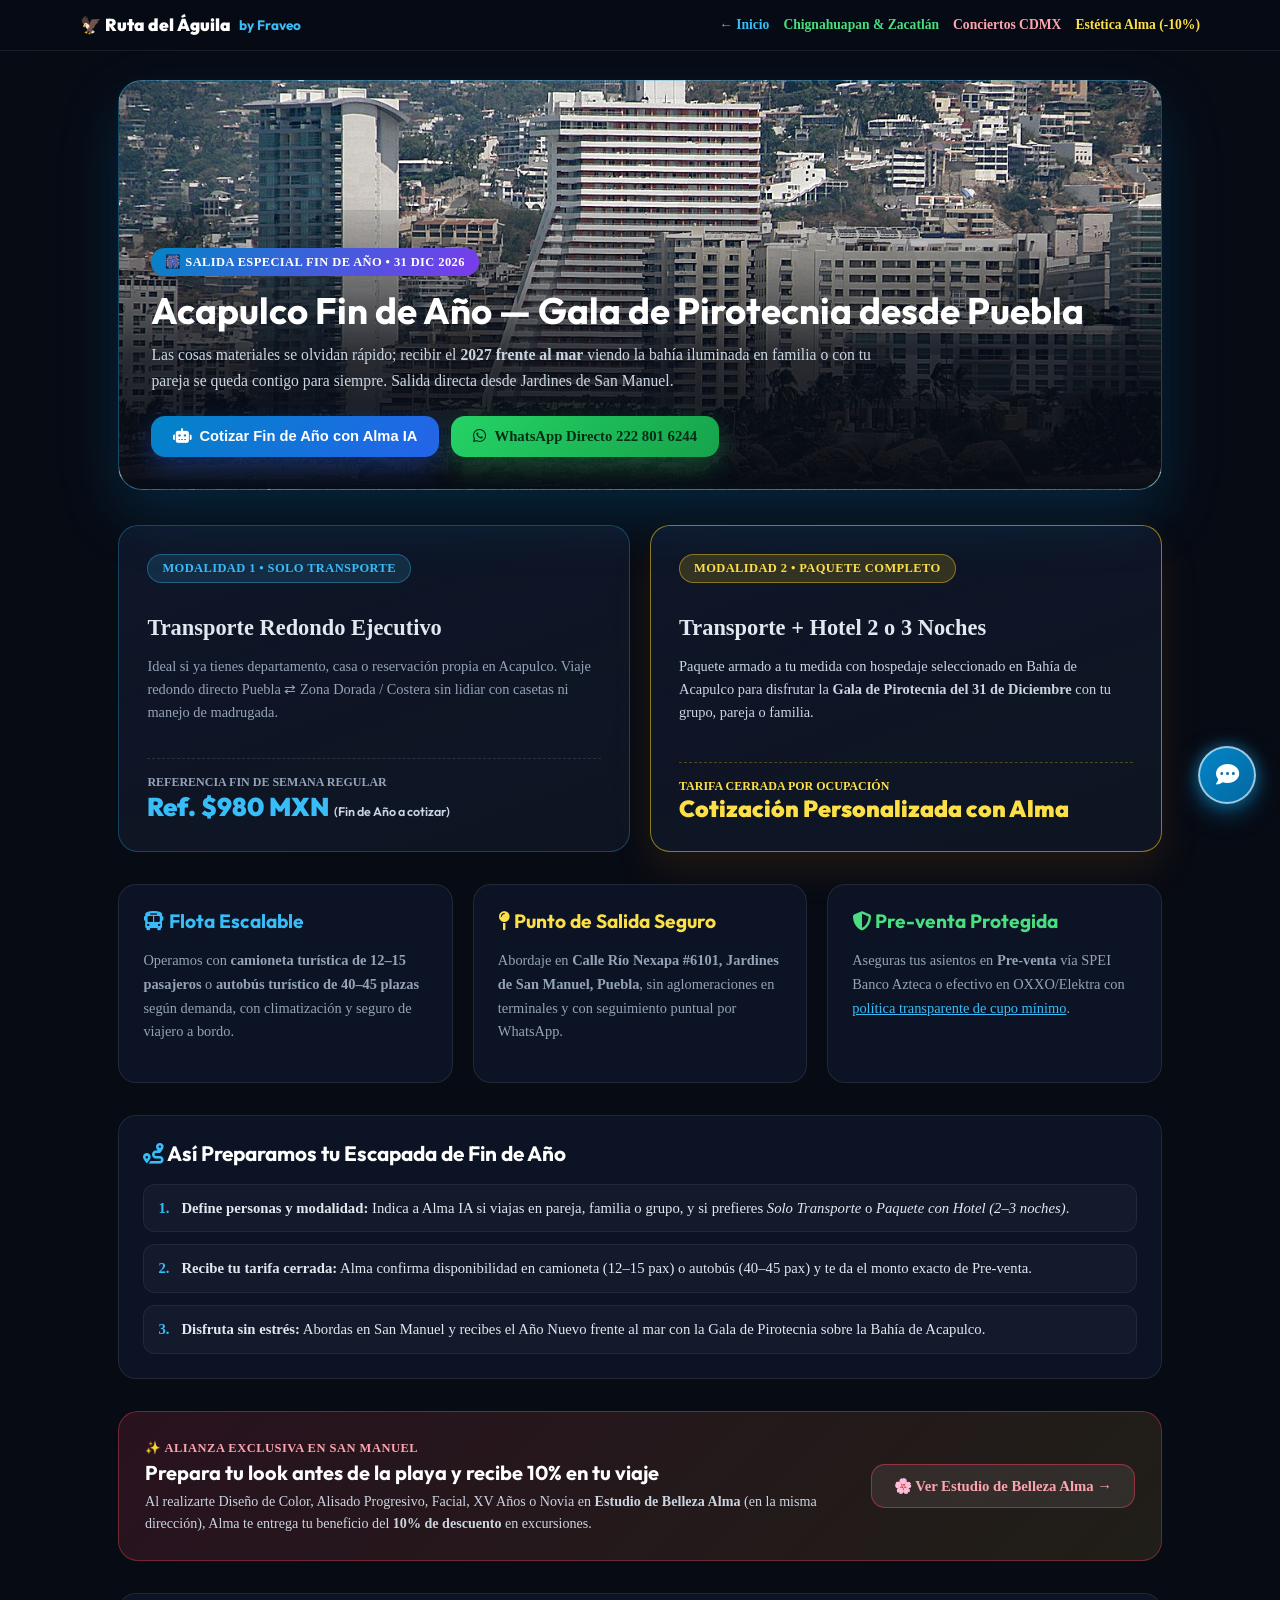
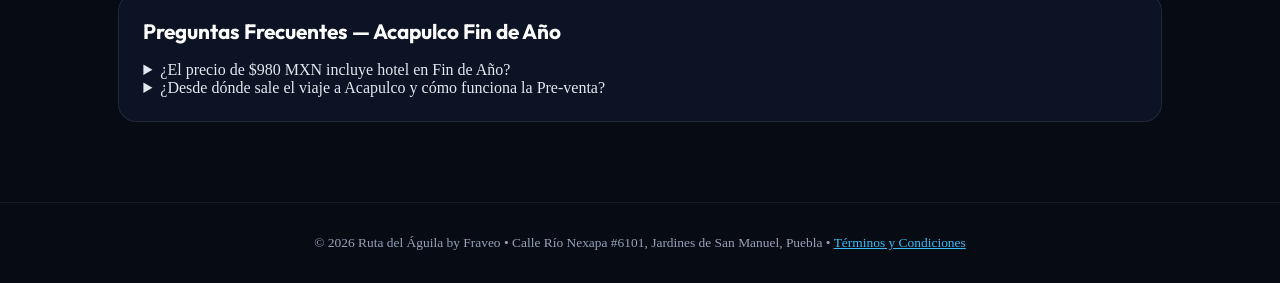
<file: viajes/acapulco-fin-de-ano.html>
<!DOCTYPE html>
<html lang="es">
<head>
    <meta charset="UTF-8">
    <meta name="viewport" content="width=device-width, initial-scale=1.0">
    <title>Acapulco Fin de Año 2026 desde Puebla | Gala de Pirotecnia — Ruta del Águila by Fraveo</title>
    <meta name="description" content="Viaje especial a Acapulco Fin de Año 2026 saliendo desde Jardines de San Manuel, Puebla. Disfruta la Gala de Pirotecnia sobre la Bahía en autobús 40–45 pax o camioneta ejecutiva 12–15 pax. Solo transporte o paquete con hotel por cotización.">
    <link rel="canonical" href="https://mera-kirai.com/viajes/acapulco-fin-de-ano.html">
    <meta property="og:title" content="Acapulco Fin de Año 2026 desde Puebla | Gala de Pirotecnia">
    <meta property="og:description" content="Recibe el 2027 frente al mar en Acapulco. Salida ejecutiva desde San Manuel, Puebla. Cotiza solo transporte o paquete con hotel con Alma IA.">
    <meta property="og:image" content="https://mera-kirai.com/img/acapulco_bahia_real.jpg">
    <meta property="og:url" content="https://mera-kirai.com/viajes/acapulco-fin-de-ano.html">
    <meta property="og:type" content="article">
    <link rel="preconnect" href="https://fonts.googleapis.com">
    <link rel="preconnect" href="https://fonts.gstatic.com" crossorigin>
    <link href="https://fonts.googleapis.com/css2?family=Outfit:wght@400;600;700;800;900&family=Plus+Jakarta+Sans:wght@400;500;600;700&display=swap" rel="stylesheet">
    <link rel="stylesheet" href="https://cdnjs.cloudflare.com/ajax/libs/font-awesome/6.4.0/css/all.min.css">
    <link rel="stylesheet" href="../css/motion_lux.css?v=20261125b">
    <script type="application/ld+json">
    {
      "@context": "https://schema.org",
      "@type": "TouristTrip",
      "name": "Acapulco Fin de Año 2026 — Gala de Pirotecnia desde Puebla",
      "description": "Salida grupal de Fin de Año desde Jardines de San Manuel, Puebla hacia la Bahía de Acapulco para presenciar la Gala de Pirotecnia del 31 de diciembre.",
      "touristType": ["Familias", "Parejas", "Grupos de Amigos"],
      "provider": {
        "@type": "TravelAgency",
        "name": "Ruta del Águila by Fraveo",
        "telephone": "+522228016244",
        "url": "https://mera-kirai.com"
      },
      "offers": {
        "@type": "Offer",
        "priceCurrency": "MXN",
        "price": "980",
        "availability": "https://schema.org/InStock",
        "url": "https://mera-kirai.com/viajes/acapulco-fin-de-ano.html"
      }
    }
    </script>
    <script type="application/ld+json">
    {
      "@context": "https://schema.org",
      "@type": "FAQPage",
      "mainEntity": [
        {
          "@type": "Question",
          "name": "¿El precio de $980 MXN incluye hotel en Fin de Año?",
          "acceptedAnswer": {
            "@type": "Answer",
            "text": "No. $980 MXN es la tarifa referencial base de solo transporte redondo de fin de semana en temporada regular. Para la Salida Especial de Fin de Año (31 de diciembre), tanto la modalidad Solo Transporte como el Paquete Completo con Hotel 2 o 3 noches se cotizan de forma exacta con Alma según la unidad (autobús 40–45 pax o camioneta 12–15 pax), tipo de habitación y número de personas."
          }
        },
        {
          "@type": "Question",
          "name": "¿Desde dónde sale el viaje a Acapulco y cómo funciona la Pre-venta?",
          "acceptedAnswer": {
            "@type": "Answer",
            "text": "Salimos desde Calle Río Nexapa #6101, Jardines de San Manuel, Puebla. Una vez que Alma confirme la tarifa exacta de tu modalidad (Solo Transporte o con Hotel), aseguras tus lugares en Pre-venta con anticipo directo vía SPEI Banco Azteca o efectivo en OXXO/Elektra."
          }
        }
      ]
    }
    </script>
    <style>
        *, *::before, *::after { box-sizing: border-box; }
        html, body { margin: 0; padding: 0; overflow-x: hidden; max-width: 100%; background: #070b14; color: #e2e8f0; }
        .g-nav { background: rgba(7, 11, 20, 0.9); backdrop-filter: blur(16px); border-bottom: 1px solid rgba(255,255,255,0.08); padding: 0.9rem 1.25rem; position: sticky; top: 0; z-index: 40; }
        .g-nav-inner { max-width: 1120px; margin: 0 auto; display: flex; justify-content: space-between; align-items: center; flex-wrap: wrap; gap: 10px; }
        .g-brand { color: #fff; text-decoration: none; font-family: 'Outfit'; font-weight: 900; font-size: 1.08rem; display: flex; align-items: center; gap: 8px; }
        .g-links { display: flex; gap: 14px; flex-wrap: wrap; font-size: 0.85rem; font-weight: 700; }
        .g-links a { text-decoration: none; transition: opacity .2s; }
        .g-links a:hover { opacity: 0.82; }
        .guide-wrap { max-width: 1080px; margin: 0 auto; padding: 1.8rem 1.15rem 5rem; }
        .guide-hero { position: relative; border-radius: 24px; overflow: hidden; min-height: 410px; display: flex; align-items: flex-end; border: 1px solid rgba(56,189,248,0.35); margin-bottom: 2.2rem; background: url('../img/acapulco_bahia_real.jpg') center/cover no-repeat; box-shadow: 0 24px 60px rgba(2,132,199,0.22); }
        .guide-hero-overlay { position: relative; z-index: 2; width: 100%; padding: 2.4rem 2rem 2rem; background: linear-gradient(180deg, rgba(7,11,20,0.12) 0%, rgba(7,11,20,0.82) 52%, rgba(7,11,20,0.97) 100%); }
        .g-pill { display: inline-flex; align-items: center; gap: 6px; padding: 6px 14px; border-radius: 999px; font-size: 0.78rem; font-weight: 800; letter-spacing: 0.4px; text-transform: uppercase; margin-bottom: 0.85rem; }
        .g-hero-actions { display: flex; gap: 12px; flex-wrap: wrap; margin-top: 1.35rem; }
        .g-btn { display: inline-flex; align-items: center; justify-content: center; gap: 8px; padding: 12px 22px; border-radius: 14px; font-weight: 800; font-size: 0.92rem; text-decoration: none; border: none; cursor: pointer; transition: transform .2s, box-shadow .2s; max-width: 100%; text-align: center; }
        .g-btn:hover { transform: translateY(-2px); }
        .g-btn-primary { background: linear-gradient(135deg, #0284c7, #2563eb); color: #fff; box-shadow: 0 10px 26px rgba(37,99,235,0.35); }
        .g-btn-wa { background: linear-gradient(135deg, #25d366, #16a34a); color: #052e16; box-shadow: 0 10px 26px rgba(34,197,94,0.3); }
        .g-btn-ghost { background: rgba(255,255,255,0.08); color: #fff; border: 1px solid rgba(255,255,255,0.18); }
        .guide-grid { display: grid; grid-template-columns: repeat(auto-fit, minmax(260px, 1fr)); gap: 1.25rem; margin: 2rem 0; }
        .guide-card { background: rgba(15, 23, 42, 0.78); backdrop-filter: blur(12px); border: 1px solid rgba(255,255,255,0.09); border-radius: 18px; padding: 1.5rem; min-width: 0; }
        .guide-card h2, .guide-card h3 { font-family: 'Outfit'; margin-top: 0; color: #fff; }
        .tier-grid { display: grid; grid-template-columns: repeat(auto-fit, minmax(280px, 1fr)); gap: 1.25rem; margin: 2rem 0; }
        .tier-card { border-radius: 20px; padding: 1.75rem; background: linear-gradient(160deg, rgba(15,23,42,0.92), rgba(17,24,39,0.75)); border: 1px solid rgba(56,189,248,0.28); display: flex; flex-direction: column; justify-content: space-between; min-width: 0; }
        .tier-card.featured { border-color: rgba(250,204,21,0.55); box-shadow: 0 18px 40px rgba(217,119,6,0.12); }
        .timeline-list { list-style: none; padding: 0; margin: 1rem 0 0; display: grid; gap: 12px; }
        .timeline-list li { display: flex; gap: 12px; align-items: flex-start; background: rgba(255,255,255,0.03); padding: 12px 14px; border-radius: 12px; border: 1px solid rgba(255,255,255,0.06); font-size: 0.92rem; line-height: 1.55; }
        .salon-bridge { background: linear-gradient(135deg, rgba(244,63,94,0.14), rgba(212,175,55,0.12)); border: 1px solid rgba(244,63,94,0.38); border-radius: 20px; padding: 1.6rem; display: flex; justify-content: space-between; align-items: center; gap: 1.2rem; flex-wrap: wrap; margin: 2rem 0; }
        .g-footer { border-top: 1px solid rgba(255,255,255,0.08); padding: 2rem 1.25rem; text-align: center; color: #94a3b8; font-size: 0.84rem; }
        @media (max-width: 640px) {
            .guide-hero { min-height: 360px; }
            .guide-hero-overlay { padding: 1.6rem 1.25rem; }
            .guide-hero-overlay h1 { font-size: 1.55rem !important; }
            .g-btn { width: 100%; }
        }
    </style>
</head>
<body>
    <header class="g-nav">
        <div class="g-nav-inner">
            <a href="../index.html" class="g-brand">🦅 Ruta del Águila <span style="color:#38bdf8; font-size:0.85rem; font-weight:700;">by Fraveo</span></a>
            <nav class="g-links">
                <a href="../index.html" style="color:#38bdf8;">← Inicio</a>
                <a href="chignahuapan-zacatlan.html" style="color:#4ade80;">Chignahuapan &amp; Zacatlán</a>
                <a href="../conciertos/cdmx-desde-puebla.html" style="color:#fda4af;">Conciertos CDMX</a>
                <a href="https://estetica.mera-kirai.com" style="color:#fde047;">Estética Alma (-10%)</a>
            </nav>
        </div>
    </header>

    <main class="guide-wrap">
        <section class="guide-hero">
            <div class="guide-hero-overlay">
                <span class="g-pill" style="background:linear-gradient(135deg,#0284c7,#7c3aed); color:#fff;">🎆 Salida Especial Fin de Año • 31 Dic 2026</span>
                <h1 style="font-family:'Outfit'; font-size:2.3rem; line-height:1.15; color:#fff; margin:0 0 0.65rem;">Acapulco Fin de Año — Gala de Pirotecnia desde Puebla</h1>
                <p style="color:#cbd5e1; max-width:720px; margin:0; line-height:1.65; font-size:0.98rem;">
                    Las cosas materiales se olvidan rápido; recibir el <strong>2027 frente al mar</strong> viendo la bahía iluminada en familia o con tu pareja se queda contigo para siempre. Salida directa desde Jardines de San Manuel.
                </p>
                <div class="g-hero-actions">
                    <button type="button" class="g-btn g-btn-primary" onclick="guideAi.ask('Quiero cotizar Acapulco Fin de Año 2026 desde Puebla. Somos ___ personas y preferimos ___ (solo transporte o con hotel).')">
                        <i class="fas fa-robot"></i> Cotizar Fin de Año con Alma IA
                    </button>
                    <a href="https://wa.me/522228016244?text=Hola%20Alma,%20vi%20la%20gu%C3%ADa%20de%20Acapulco%20Fin%20de%20A%C3%B1o%202026%20desde%20Puebla%20y%20quiero%20cotizar%20en%20Pre-venta" target="_blank" rel="noopener noreferrer" class="g-btn g-btn-wa">
                        <i class="fab fa-whatsapp"></i> WhatsApp Directo 222 801 6244
                    </a>
                </div>
            </div>
        </section>

        <section class="tier-grid">
            <div class="tier-card">
                <div>
                    <span class="g-pill" style="background:rgba(56,189,248,0.14); color:#38bdf8; border:1px solid rgba(56,189,248,0.35);">Modalidad 1 • Solo Transporte</span>
                    <h2 style="font-size:1.4rem; margin-bottom:0.5rem;">Transporte Redondo Ejecutivo</h2>
                    <p style="color:#94a3b8; font-size:0.9rem; line-height:1.6;">
                        Ideal si ya tienes departamento, casa o reservación propia en Acapulco. Viaje redondo directo Puebla ⇄ Zona Dorada / Costera sin lidiar con casetas ni manejo de madrugada.
                    </p>
                </div>
                <div style="margin-top:1.2rem; padding-top:1rem; border-top:1px dashed rgba(255,255,255,0.12);">
                    <div style="font-size:0.75rem; color:#94a3b8; font-weight:700;">REFERENCIA FIN DE SEMANA REGULAR</div>
                    <div style="font-family:'Outfit'; font-size:1.6rem; font-weight:900; color:#38bdf8;">Ref. $980 MXN <small style="font-size:0.78rem; color:#cbd5e1; font-weight:600;">(Fin de Año a cotizar)</small></div>
                </div>
            </div>
            <div class="tier-card featured">
                <div>
                    <span class="g-pill" style="background:rgba(250,204,21,0.16); color:#fde047; border:1px solid rgba(250,204,21,0.45);">Modalidad 2 • Paquete Completo</span>
                    <h2 style="font-size:1.4rem; margin-bottom:0.5rem;">Transporte + Hotel 2 o 3 Noches</h2>
                    <p style="color:#cbd5e1; font-size:0.9rem; line-height:1.6;">
                        Paquete armado a tu medida con hospedaje seleccionado en Bahía de Acapulco para disfrutar la <strong>Gala de Pirotecnia del 31 de Diciembre</strong> con tu grupo, pareja o familia.
                    </p>
                </div>
                <div style="margin-top:1.2rem; padding-top:1rem; border-top:1px dashed rgba(250,204,21,0.28);">
                    <div style="font-size:0.75rem; color:#fde047; font-weight:700;">TARIFA CERRADA POR OCUPACIÓN</div>
                    <div style="font-family:'Outfit'; font-size:1.45rem; font-weight:900; color:#fde047;">Cotización Personalizada con Alma</div>
                </div>
            </div>
        </section>

        <div class="guide-grid">
            <article class="guide-card">
                <h2 style="font-size:1.2rem; color:#38bdf8;"><i class="fas fa-bus"></i> Flota Escalable</h2>
                <p style="color:#94a3b8; font-size:0.9rem; line-height:1.65;">
                    Operamos con <strong>camioneta turística de 12–15 pasajeros</strong> o <strong>autobús turístico de 40–45 plazas</strong> según demanda, con climatización y seguro de viajero a bordo.
                </p>
            </article>
            <article class="guide-card">
                <h2 style="font-size:1.2rem; color:#fde047;"><i class="fas fa-map-pin"></i> Punto de Salida Seguro</h2>
                <p style="color:#94a3b8; font-size:0.9rem; line-height:1.65;">
                    Abordaje en <strong>Calle Río Nexapa #6101, Jardines de San Manuel, Puebla</strong>, sin aglomeraciones en terminales y con seguimiento puntual por WhatsApp.
                </p>
            </article>
            <article class="guide-card">
                <h2 style="font-size:1.2rem; color:#4ade80;"><i class="fas fa-shield-halved"></i> Pre-venta Protegida</h2>
                <p style="color:#94a3b8; font-size:0.9rem; line-height:1.65;">
                    Aseguras tus asientos en <strong>Pre-venta</strong> vía SPEI Banco Azteca o efectivo en OXXO/Elektra con <a href="../terminos.html" style="color:#38bdf8;">política transparente de cupo mínimo</a>.
                </p>
            </article>
        </div>

        <section class="guide-card" style="margin-bottom:1.8rem;">
            <h2 style="font-size:1.3rem;"><i class="fas fa-route" style="color:#38bdf8;"></i> Así Preparamos tu Escapada de Fin de Año</h2>
            <ul class="timeline-list">
                <li><strong style="color:#38bdf8;">1.</strong><span><strong>Define personas y modalidad:</strong> Indica a Alma IA si viajas en pareja, familia o grupo, y si prefieres <em>Solo Transporte</em> o <em>Paquete con Hotel (2–3 noches)</em>.</span></li>
                <li><strong style="color:#38bdf8;">2.</strong><span><strong>Recibe tu tarifa cerrada:</strong> Alma confirma disponibilidad en camioneta (12–15 pax) o autobús (40–45 pax) y te da el monto exacto de Pre-venta.</span></li>
                <li><strong style="color:#38bdf8;">3.</strong><span><strong>Disfruta sin estrés:</strong> Abordas en San Manuel y recibes el Año Nuevo frente al mar con la Gala de Pirotecnia sobre la Bahía de Acapulco.</span></li>
            </ul>
        </section>

        <div class="salon-bridge">
            <div style="flex:1; min-width:240px;">
                <span style="font-size:0.78rem; font-weight:800; color:#fda4af; text-transform:uppercase; letter-spacing:0.5px;">✨ Alianza Exclusiva en San Manuel</span>
                <h3 style="font-family:'Outfit'; margin:4px 0 6px; color:#fff; font-size:1.25rem;">Prepara tu look antes de la playa y recibe 10% en tu viaje</h3>
                <p style="margin:0; font-size:0.88rem; color:#cbd5e1; line-height:1.55;">
                    Al realizarte Diseño de Color, Alisado Progresivo, Facial, XV Años o Novia en <strong>Estudio de Belleza Alma</strong> (en la misma dirección), Alma te entrega tu beneficio del <strong>10% de descuento</strong> en excursiones.
                </p>
            </div>
            <a href="https://estetica.mera-kirai.com" class="g-btn g-btn-ghost" style="border-color:rgba(244,63,94,0.5); color:#fda4af;">
                🌸 Ver Estudio de Belleza Alma →
            </a>
        </div>

        <section class="guide-card">
            <h2 style="font-size:1.3rem;">Preguntas Frecuentes — Acapulco Fin de Año</h2>
            <details class="faq-item" style="margin-top:0.8rem;">
                <summary>¿El precio de $980 MXN incluye hotel en Fin de Año?</summary>
                <p>No. $980 MXN es la tarifa referencial base de solo transporte redondo de fin de semana en temporada regular. Para la Salida Especial de Fin de Año (31 de diciembre), tanto la modalidad Solo Transporte como el Paquete Completo con Hotel 2 o 3 noches se cotizan de forma exacta con Alma según la unidad (autobús 40–45 pax o camioneta 12–15 pax), tipo de habitación y número de personas.</p>
            </details>
            <details class="faq-item">
                <summary>¿Desde dónde sale el viaje a Acapulco y cómo funciona la Pre-venta?</summary>
                <p>Salimos desde Calle Río Nexapa #6101, Jardines de San Manuel, Puebla. Una vez que Alma confirme la tarifa exacta de tu modalidad (Solo Transporte o con Hotel), aseguras tus lugares en Pre-venta con anticipo directo vía SPEI Banco Azteca o efectivo en OXXO/Elektra.</p>
            </details>
        </section>
    </main>

    <footer class="g-footer">
        © 2026 Ruta del Águila by Fraveo • Calle Río Nexapa #6101, Jardines de San Manuel, Puebla • <a href="../terminos.html" style="color:#38bdf8;">Términos y Condiciones</a>
    </footer>

    <div class="ai-orb-trigger" onclick="document.getElementById('guide-ai-win').classList.toggle('active')" title="Consultar con Alma IA">
        <div class="ai-orb-inner"><i class="fas fa-comment-dots" style="font-size:1.45rem;"></i></div>
    </div>
    <div class="ai-chat-window" id="guide-ai-win">
        <div class="ai-chat-header">
            <div style="display:flex; align-items:center; gap:8px;">
                <span style="font-size:1.3rem;">🦅</span>
                <div><strong style="font-family:'Outfit'; display:block;">Asistente Alma IA</strong><small style="color:#38bdf8;">Acapulco Fin de Año 2026</small></div>
            </div>
            <button onclick="document.getElementById('guide-ai-win').classList.remove('active')" style="background:rgba(255,255,255,0.1); border:none; color:#fff; width:38px; height:38px; border-radius:50%; cursor:pointer;">✖</button>
        </div>
        <div class="ai-chat-messages" id="guide-ai-msgs" style="display:flex; flex-direction:column; gap:8px;">
            <div class="ai-chat-bubble assistant">¡Hola! Soy <strong>Alma IA</strong>. ¿Cuántas personas viajan a <strong>Acapulco Fin de Año</strong> y prefieres <strong>solo transporte</strong> o <strong>paquete con hotel</strong>?</div>
        </div>
        <div class="ai-chat-input-bar">
            <input type="text" id="guide-ai-input" placeholder="Escribe tu consulta..." onkeydown="if(event.key==='Enter'){event.preventDefault(); guideAi.submit(event);}">
            <button type="button" onclick="guideAi.submit(event)"><i class="fas fa-paper-plane"></i></button>
        </div>
    </div>

    <script src="../js/alma_ai_widget.js?v=20261125b"></script>
    <script>
        const guideAi = AlmaAiWidget.mountFloatingWidget({
            mode: 'viajes',
            windowId: 'guide-ai-win',
            messagesId: 'guide-ai-msgs',
            inputId: 'guide-ai-input',
            accentBg: '#0284c7'
        });
    </script>
</body>
</html>
</file>
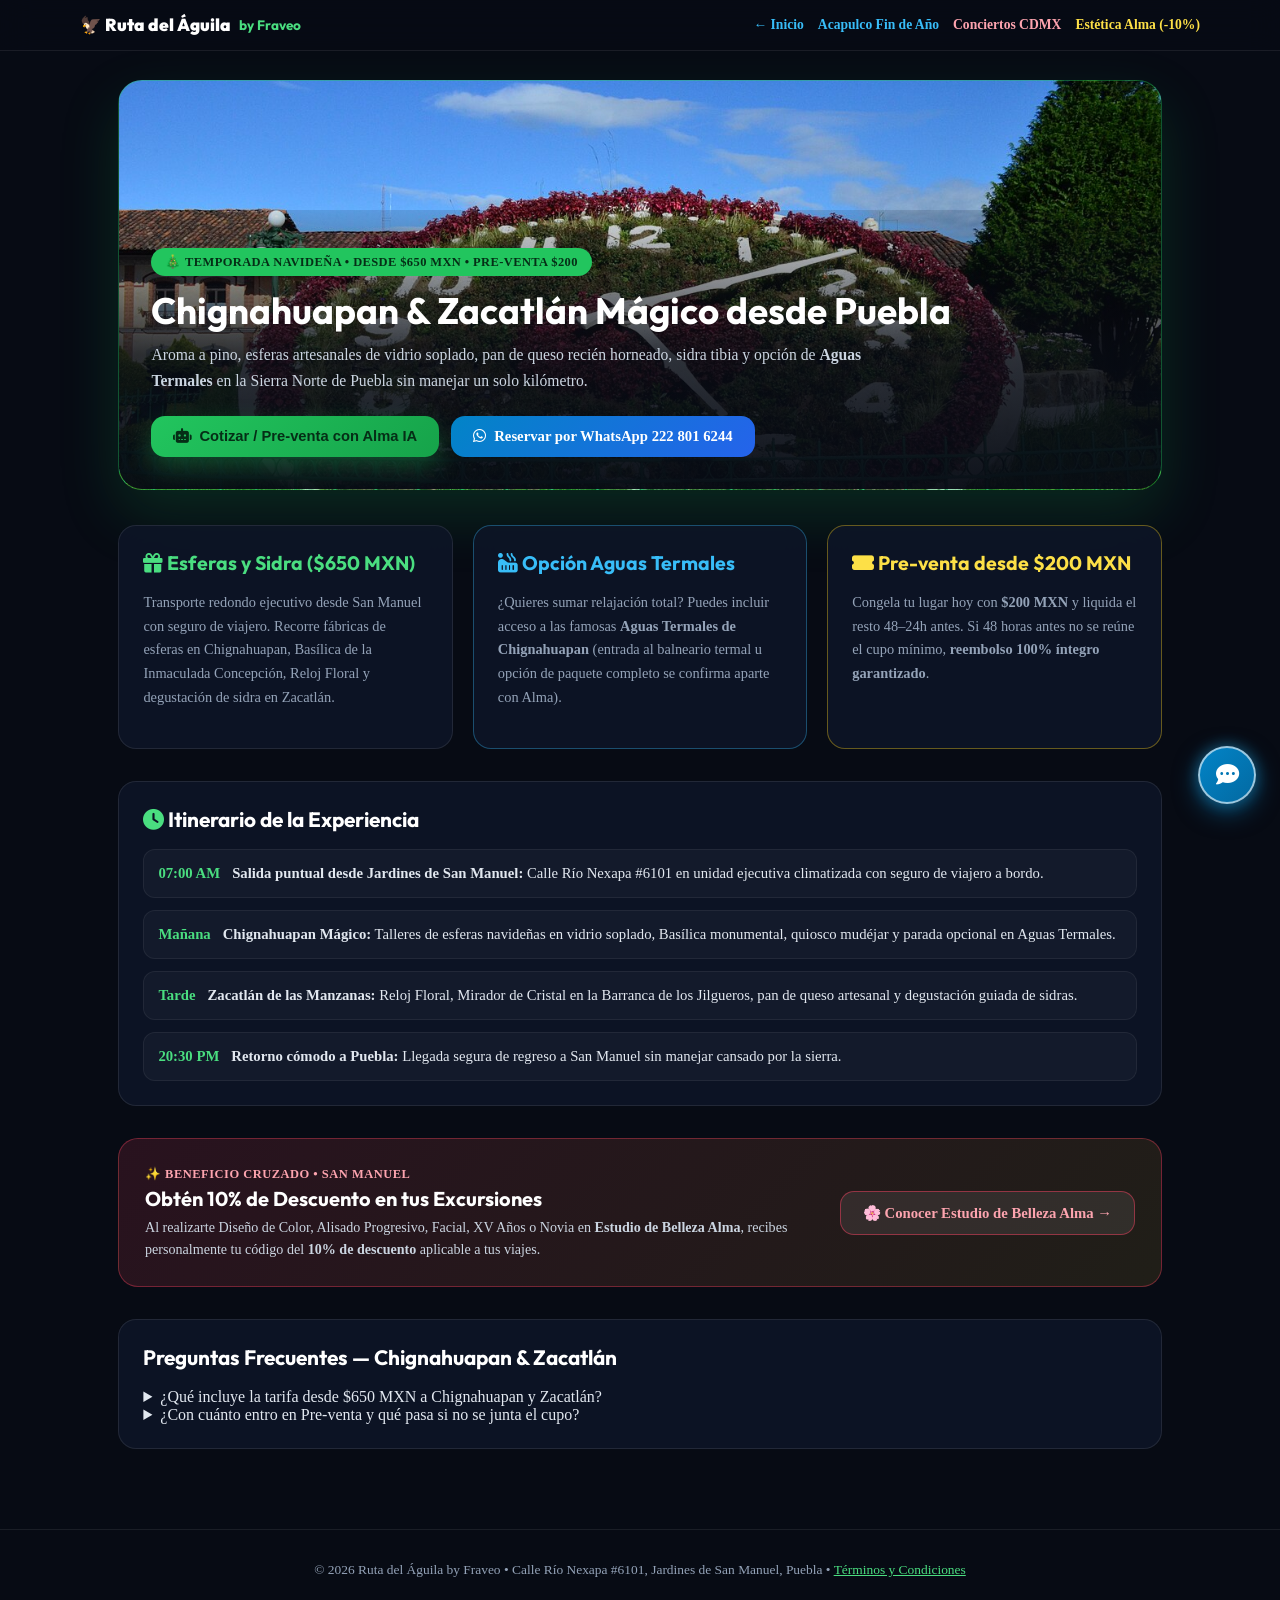
<file: viajes/chignahuapan-zacatlan.html>
<!DOCTYPE html>
<html lang="es">
<head>
    <meta charset="UTF-8">
    <meta name="viewport" content="width=device-width, initial-scale=1.0">
    <title>Tour Chignahuapan y Zacatlán desde Puebla Desde $650 MXN | Esferas y Aguas Termales — Ruta del Águila</title>
    <meta name="description" content="Excursión ejecutiva desde San Manuel, Puebla a Chignahuapan y Zacatlán de las Manzanas desde $650 MXN (Pre-venta $200 MXN). Fábricas de esferas navideñas, Aguas Termales opcionales, Mirador de Cristal y sidras.">
    <link rel="canonical" href="https://mera-kirai.com/viajes/chignahuapan-zacatlan.html">
    <meta property="og:title" content="Chignahuapan y Zacatlán Mágico desde Puebla | Desde $650 MXN">
    <meta property="og:description" content="Esferas navideñas, sidra artesanal, Mirador de Cristal y opción de Aguas Termales. Asegura tu asiento en Pre-venta con $200 MXN.">
    <meta property="og:image" content="https://mera-kirai.com/img/zacatlan_real.jpg">
    <meta property="og:url" content="https://mera-kirai.com/viajes/chignahuapan-zacatlan.html">
    <meta property="og:type" content="article">
    <link rel="preconnect" href="https://fonts.googleapis.com">
    <link rel="preconnect" href="https://fonts.gstatic.com" crossorigin>
    <link href="https://fonts.googleapis.com/css2?family=Outfit:wght@400;600;700;800;900&family=Plus+Jakarta+Sans:wght@400;500;600;700&display=swap" rel="stylesheet">
    <link rel="stylesheet" href="https://cdnjs.cloudflare.com/ajax/libs/font-awesome/6.4.0/css/all.min.css">
    <link rel="stylesheet" href="../css/motion_lux.css?v=20261125b">
    <script type="application/ld+json">
    {
      "@context": "https://schema.org",
      "@type": "TouristTrip",
      "name": "Chignahuapan & Zacatlán Mágico desde Puebla (Esferas y Aguas Termales)",
      "description": "Tour redondo de 1 día saliendo desde Jardines de San Manuel, Puebla hacia Chignahuapan (esferas artesanales, Basílica y opción de Aguas Termales) y Zacatlán de las Manzanas (Reloj Floral, Mirador de Cristal y degustación de sidra).",
      "provider": {
        "@type": "TravelAgency",
        "name": "Ruta del Águila by Fraveo",
        "telephone": "+522228016244",
        "url": "https://mera-kirai.com"
      },
      "offers": {
        "@type": "Offer",
        "priceCurrency": "MXN",
        "price": "650",
        "availability": "https://schema.org/InStock",
        "url": "https://mera-kirai.com/viajes/chignahuapan-zacatlan.html"
      }
    }
    </script>
    <script type="application/ld+json">
    {
      "@context": "https://schema.org",
      "@type": "FAQPage",
      "mainEntity": [
        {
          "@type": "Question",
          "name": "¿Qué incluye la tarifa desde $650 MXN a Chignahuapan y Zacatlán?",
          "acceptedAnswer": {
            "@type": "Answer",
            "text": "Incluye transporte redondo ejecutivo saliendo desde Calle Río Nexapa #6101 en Jardines de San Manuel, Puebla, seguro de viajero a bordo y recorrido guiado por los talleres de esferas de Chignahuapan, Basílica, Reloj Floral y Mirador de Cristal en Zacatlán. El acceso a las Aguas Termales de Chignahuapan u opción de paquete completo se confirma/cotiza aparte según prefieras."
          }
        },
        {
          "@type": "Question",
          "name": "¿Con cuánto entro en Pre-venta y qué pasa si no se junta el cupo?",
          "acceptedAnswer": {
            "@type": "Answer",
            "text": "Aseguras tu lugar en Pre-venta con solo $200 MXN por persona y liquidas el resto 48 a 24 horas antes de salir. Si 48 horas antes no se reúne el cupo mínimo operativo, te devolvemos el 100% íntegro de tu anticipo."
          }
        }
      ]
    }
    </script>
    <style>
        *, *::before, *::after { box-sizing: border-box; }
        html, body { margin: 0; padding: 0; overflow-x: hidden; max-width: 100%; background: #070b14; color: #e2e8f0; }
        .g-nav { background: rgba(7, 11, 20, 0.9); backdrop-filter: blur(16px); border-bottom: 1px solid rgba(255,255,255,0.08); padding: 0.9rem 1.25rem; position: sticky; top: 0; z-index: 40; }
        .g-nav-inner { max-width: 1120px; margin: 0 auto; display: flex; justify-content: space-between; align-items: center; flex-wrap: wrap; gap: 10px; }
        .g-brand { color: #fff; text-decoration: none; font-family: 'Outfit'; font-weight: 900; font-size: 1.08rem; display: flex; align-items: center; gap: 8px; }
        .g-links { display: flex; gap: 14px; flex-wrap: wrap; font-size: 0.85rem; font-weight: 700; }
        .g-links a { text-decoration: none; }
        .guide-wrap { max-width: 1080px; margin: 0 auto; padding: 1.8rem 1.15rem 5rem; }
        .guide-hero { position: relative; border-radius: 24px; overflow: hidden; min-height: 410px; display: flex; align-items: flex-end; border: 1px solid rgba(34,197,94,0.4); margin-bottom: 2.2rem; background: url('../img/zacatlan_real.jpg') center/cover no-repeat; box-shadow: 0 24px 60px rgba(22,163,74,0.2); }
        .guide-hero-overlay { position: relative; z-index: 2; width: 100%; padding: 2.4rem 2rem 2rem; background: linear-gradient(180deg, rgba(7,11,20,0.12) 0%, rgba(7,11,20,0.84) 52%, rgba(7,11,20,0.97) 100%); }
        .g-pill { display: inline-flex; align-items: center; gap: 6px; padding: 6px 14px; border-radius: 999px; font-size: 0.78rem; font-weight: 800; letter-spacing: 0.4px; text-transform: uppercase; margin-bottom: 0.85rem; }
        .g-hero-actions { display: flex; gap: 12px; flex-wrap: wrap; margin-top: 1.35rem; }
        .g-btn { display: inline-flex; align-items: center; justify-content: center; gap: 8px; padding: 12px 22px; border-radius: 14px; font-weight: 800; font-size: 0.92rem; text-decoration: none; border: none; cursor: pointer; transition: transform .2s; max-width: 100%; text-align: center; }
        .g-btn:hover { transform: translateY(-2px); }
        .g-btn-green { background: linear-gradient(135deg, #22c55e, #16a34a); color: #052e16; box-shadow: 0 10px 26px rgba(34,197,94,0.32); }
        .g-btn-primary { background: linear-gradient(135deg, #0284c7, #2563eb); color: #fff; }
        .g-btn-ghost { background: rgba(255,255,255,0.08); color: #fff; border: 1px solid rgba(255,255,255,0.18); }
        .guide-grid { display: grid; grid-template-columns: repeat(auto-fit, minmax(260px, 1fr)); gap: 1.25rem; margin: 2rem 0; }
        .guide-card { background: rgba(15, 23, 42, 0.78); backdrop-filter: blur(12px); border: 1px solid rgba(255,255,255,0.09); border-radius: 18px; padding: 1.5rem; min-width: 0; }
        .guide-card h2, .guide-card h3 { font-family: 'Outfit'; margin-top: 0; color: #fff; }
        .timeline-list { list-style: none; padding: 0; margin: 1rem 0 0; display: grid; gap: 12px; }
        .timeline-list li { display: flex; gap: 12px; align-items: flex-start; background: rgba(255,255,255,0.03); padding: 12px 14px; border-radius: 12px; border: 1px solid rgba(255,255,255,0.06); font-size: 0.92rem; line-height: 1.55; }
        .salon-bridge { background: linear-gradient(135deg, rgba(244,63,94,0.14), rgba(212,175,55,0.12)); border: 1px solid rgba(244,63,94,0.38); border-radius: 20px; padding: 1.6rem; display: flex; justify-content: space-between; align-items: center; gap: 1.2rem; flex-wrap: wrap; margin: 2rem 0; }
        .g-footer { border-top: 1px solid rgba(255,255,255,0.08); padding: 2rem 1.25rem; text-align: center; color: #94a3b8; font-size: 0.84rem; }
        @media (max-width: 640px) {
            .guide-hero { min-height: 360px; }
            .guide-hero-overlay { padding: 1.6rem 1.25rem; }
            .guide-hero-overlay h1 { font-size: 1.55rem !important; }
            .g-btn { width: 100%; }
        }
    </style>
</head>
<body>
    <header class="g-nav">
        <div class="g-nav-inner">
            <a href="../index.html" class="g-brand">🦅 Ruta del Águila <span style="color:#4ade80; font-size:0.85rem; font-weight:700;">by Fraveo</span></a>
            <nav class="g-links">
                <a href="../index.html" style="color:#38bdf8;">← Inicio</a>
                <a href="acapulco-fin-de-ano.html" style="color:#38bdf8;">Acapulco Fin de Año</a>
                <a href="../conciertos/cdmx-desde-puebla.html" style="color:#fda4af;">Conciertos CDMX</a>
                <a href="https://estetica.mera-kirai.com" style="color:#fde047;">Estética Alma (-10%)</a>
            </nav>
        </div>
    </header>

    <main class="guide-wrap">
        <section class="guide-hero">
            <div class="guide-hero-overlay">
                <span class="g-pill" style="background:#22c55e; color:#052e16;">🎄 Temporada Navideña • Desde $650 MXN • Pre-venta $200</span>
                <h1 style="font-family:'Outfit'; font-size:2.3rem; line-height:1.15; color:#fff; margin:0 0 0.65rem;">Chignahuapan &amp; Zacatlán Mágico desde Puebla</h1>
                <p style="color:#cbd5e1; max-width:720px; margin:0; line-height:1.65; font-size:0.98rem;">
                    Aroma a pino, esferas artesanales de vidrio soplado, pan de queso recién horneado, sidra tibia y opción de <strong>Aguas Termales</strong> en la Sierra Norte de Puebla sin manejar un solo kilómetro.
                </p>
                <div class="g-hero-actions">
                    <button type="button" class="g-btn g-btn-green" onclick="guideAi.ask('Quiero Pre-venta ($200) para Chignahuapan y Zacatlán ($650 MXN). Somos ___ personas y nos interesa saber sobre Aguas Termales.')">
                        <i class="fas fa-robot"></i> Cotizar / Pre-venta con Alma IA
                    </button>
                    <a href="https://wa.me/522228016244?text=Hola%20Alma,%20quiero%20asegurar%20mi%20lugar%20en%20Pre-venta%20($200)%20para%20Chignahuapan%20y%20Zacatl%C3%A1n%20M%C3%A1gico%20desde%20San%20Manuel" target="_blank" rel="noopener noreferrer" class="g-btn g-btn-primary">
                        <i class="fab fa-whatsapp"></i> Reservar por WhatsApp 222 801 6244
                    </a>
                </div>
            </div>
        </section>

        <div class="guide-grid">
            <article class="guide-card">
                <h2 style="font-size:1.22rem; color:#4ade80;"><i class="fas fa-gift"></i> Esferas y Sidra ($650 MXN)</h2>
                <p style="color:#94a3b8; font-size:0.9rem; line-height:1.65;">
                    Transporte redondo ejecutivo desde San Manuel con seguro de viajero. Recorre fábricas de esferas en Chignahuapan, Basílica de la Inmaculada Concepción, Reloj Floral y degustación de sidra en Zacatlán.
                </p>
            </article>
            <article class="guide-card" style="border-color:rgba(56,189,248,0.35);">
                <h2 style="font-size:1.22rem; color:#38bdf8;"><i class="fas fa-hot-tub-person"></i> Opción Aguas Termales</h2>
                <p style="color:#94a3b8; font-size:0.9rem; line-height:1.65;">
                    ¿Quieres sumar relajación total? Puedes incluir acceso a las famosas <strong>Aguas Termales de Chignahuapan</strong> (entrada al balneario termal u opción de paquete completo se confirma aparte con Alma).
                </p>
            </article>
            <article class="guide-card" style="border-color:rgba(250,204,21,0.38);">
                <h2 style="font-size:1.22rem; color:#fde047;"><i class="fas fa-ticket-alt"></i> Pre-venta desde $200 MXN</h2>
                <p style="color:#94a3b8; font-size:0.9rem; line-height:1.65;">
                    Congela tu lugar hoy con <strong>$200 MXN</strong> y liquida el resto 48–24h antes. Si 48 horas antes no se reúne el cupo mínimo, <strong>reembolso 100% íntegro garantizado</strong>.
                </p>
            </article>
        </div>

        <section class="guide-card" style="margin-bottom:1.8rem;">
            <h2 style="font-size:1.3rem;"><i class="fas fa-clock" style="color:#4ade80;"></i> Itinerario de la Experiencia</h2>
            <ul class="timeline-list">
                <li><strong style="color:#4ade80;">07:00 AM</strong><span><strong>Salida puntual desde Jardines de San Manuel:</strong> Calle Río Nexapa #6101 en unidad ejecutiva climatizada con seguro de viajero a bordo.</span></li>
                <li><strong style="color:#4ade80;">Mañana</strong><span><strong>Chignahuapan Mágico:</strong> Talleres de esferas navideñas en vidrio soplado, Basílica monumental, quiosco mudéjar y parada opcional en Aguas Termales.</span></li>
                <li><strong style="color:#4ade80;">Tarde</strong><span><strong>Zacatlán de las Manzanas:</strong> Reloj Floral, Mirador de Cristal en la Barranca de los Jilgueros, pan de queso artesanal y degustación guiada de sidras.</span></li>
                <li><strong style="color:#4ade80;">20:30 PM</strong><span><strong>Retorno cómodo a Puebla:</strong> Llegada segura de regreso a San Manuel sin manejar cansado por la sierra.</span></li>
            </ul>
        </section>

        <div class="salon-bridge">
            <div style="flex:1; min-width:240px;">
                <span style="font-size:0.78rem; font-weight:800; color:#fda4af; text-transform:uppercase; letter-spacing:0.5px;">✨ Beneficio Cruzado • San Manuel</span>
                <h3 style="font-family:'Outfit'; margin:4px 0 6px; color:#fff; font-size:1.25rem;">Obtén 10% de Descuento en tus Excursiones</h3>
                <p style="margin:0; font-size:0.88rem; color:#cbd5e1; line-height:1.55;">
                    Al realizarte Diseño de Color, Alisado Progresivo, Facial, XV Años o Novia en <strong>Estudio de Belleza Alma</strong>, recibes personalmente tu código del <strong>10% de descuento</strong> aplicable a tus viajes.
                </p>
            </div>
            <a href="https://estetica.mera-kirai.com" class="g-btn g-btn-ghost" style="border-color:rgba(244,63,94,0.5); color:#fda4af;">
                🌸 Conocer Estudio de Belleza Alma →
            </a>
        </div>

        <section class="guide-card">
            <h2 style="font-size:1.3rem;">Preguntas Frecuentes — Chignahuapan &amp; Zacatlán</h2>
            <details class="faq-item" style="margin-top:0.8rem;">
                <summary>¿Qué incluye la tarifa desde $650 MXN a Chignahuapan y Zacatlán?</summary>
                <p>Incluye transporte redondo ejecutivo saliendo desde Calle Río Nexapa #6101 en Jardines de San Manuel, Puebla, seguro de viajero a bordo y recorrido guiado por los talleres de esferas de Chignahuapan, Basílica, Reloj Floral y Mirador de Cristal en Zacatlán. El acceso a las Aguas Termales de Chignahuapan u opción de paquete completo se confirma/cotiza aparte según prefieras.</p>
            </details>
            <details class="faq-item">
                <summary>¿Con cuánto entro en Pre-venta y qué pasa si no se junta el cupo?</summary>
                <p>Aseguras tu lugar en Pre-venta con solo $200 MXN por persona y liquidas el resto 48 a 24 horas antes de salir. Si 48 horas antes no se reúne el cupo mínimo operativo, te devolvemos el 100% íntegro de tu anticipo.</p>
            </details>
        </section>
    </main>

    <footer class="g-footer">
        © 2026 Ruta del Águila by Fraveo • Calle Río Nexapa #6101, Jardines de San Manuel, Puebla • <a href="../terminos.html" style="color:#4ade80;">Términos y Condiciones</a>
    </footer>

    <div class="ai-orb-trigger" onclick="document.getElementById('guide-ai-win').classList.toggle('active')" title="Consultar con Alma IA">
        <div class="ai-orb-inner"><i class="fas fa-comment-dots" style="font-size:1.45rem;"></i></div>
    </div>
    <div class="ai-chat-window" id="guide-ai-win">
        <div class="ai-chat-header">
            <div style="display:flex; align-items:center; gap:8px;">
                <span style="font-size:1.3rem;">🦅</span>
                <div><strong style="font-family:'Outfit'; display:block;">Asistente Alma IA</strong><small style="color:#4ade80;">Chignahuapan &amp; Zacatlán</small></div>
            </div>
            <button onclick="document.getElementById('guide-ai-win').classList.remove('active')" style="background:rgba(255,255,255,0.1); border:none; color:#fff; width:38px; height:38px; border-radius:50%; cursor:pointer;">✖</button>
        </div>
        <div class="ai-chat-messages" id="guide-ai-msgs" style="display:flex; flex-direction:column; gap:8px;">
            <div class="ai-chat-bubble assistant">¡Hola! Soy <strong>Alma IA</strong>. ¿Cuántas personas desean ir a <strong>Chignahuapan &amp; Zacatlán</strong> y les gustaría incluir <strong>Aguas Termales</strong>?</div>
        </div>
        <div class="ai-chat-input-bar">
            <input type="text" id="guide-ai-input" placeholder="Escribe tu consulta..." onkeydown="if(event.key==='Enter'){event.preventDefault(); guideAi.submit(event);}">
            <button type="button" onclick="guideAi.submit(event)"><i class="fas fa-paper-plane"></i></button>
        </div>
    </div>

    <script src="../js/alma_ai_widget.js?v=20261125b"></script>
    <script>
        const guideAi = AlmaAiWidget.mountFloatingWidget({
            mode: 'viajes',
            windowId: 'guide-ai-win',
            messagesId: 'guide-ai-msgs',
            inputId: 'guide-ai-input',
            accentBg: '#16a34a'
        });
    </script>
</body>
</html>
</file>
<file: css/mormon.css>
/* -------------------------------------------------------------
   VROMLIX OS Dashboard CSS
   Google Material Corporate Theme (Auto Light / Dark Mode)
   Full-Width Single-Column Flow & Spacious Typography - Version 2.3
   ------------------------------------------------------------- */

/* ==========================================
   DESIGN TOKENS & SYSTEM VARIABLES (LIGHT MODE DEFAULT)
   ========================================== */
:root {
    /* Color Scheme - Light Mode (Default) */
    --bg-page: #f1f5f9; /* Slate 100 - Da contraste tangible al lienzo frente a las tarjetas blancas */
    --bg-card: #ffffff;
    --bg-card-hover: #ffffff;
    --bg-subtle: #f8fafc; /* Slate 50 */
    --bg-input: #ffffff;
    
    --text-primary: #0f172a;
    --text-secondary: #334155;
    --text-muted: #64748b;
    
    --border-color: #e2e8f0;
    --border-hover: #cbd5e1;
    
    /* Google Brand Accents (Light Mode) */
    --accent-primary: #1a73e8; /* Google Blue */
    --accent-primary-bg: #e8f0fe;
    --accent-secondary: #6f42c1; /* Executive Purple */
    --accent-success: #137333; /* Google Green */
    --accent-success-bg: #e6f4ea;
    --accent-warning: #b45309; /* Warm Amber */
    --accent-warning-bg: #fef3c7;
    --accent-danger: #d93025; /* Google Red */
    --accent-danger-bg: #fce8e6;

    /* Gradients & Layered Depth Shadows */
    --grad-text: linear-gradient(135deg, #1a73e8, #6f42c1);
    --shadow-card: 0 1px 3px 0 rgba(0, 0, 0, 0.04), 0 8px 24px -4px rgba(15, 23, 42, 0.08);
    --shadow-hover: 0 4px 6px -1px rgba(0, 0, 0, 0.05), 0 16px 32px -4px rgba(15, 23, 42, 0.12);

    /* Fonts & Radii */
    --font-sans: 'Inter', 'Roboto', -apple-system, BlinkMacSystemFont, "Segoe UI", sans-serif;
    --radius-lg: 14px;
    --radius-md: 8px;
    --radius-sm: 6px;
    
    --transition-fast: 0.15s cubic-bezier(0.4, 0, 0.2, 1);
    --transition-normal: 0.25s cubic-bezier(0.4, 0, 0.2, 1);
}

/* ==========================================
   AUTO DARK MODE ADAPTATION (PREFERS-COLOR-SCHEME)
   ========================================== */
@media (prefers-color-scheme: dark) {
    :root {
        /* Color Scheme - Dark Mode */
        --bg-page: #0f172a;
        --bg-card: #1e293b;
        --bg-card-hover: #243347;
        --bg-subtle: #1e293b;
        --bg-input: #0f172a;
        
        --text-primary: #f8fafc;
        --text-secondary: #cbd5e1;
        --text-muted: #94a3b8;
        
        --border-color: #334155;
        --border-hover: #475569;
        
        /* Google Brand Accents (Dark Mode) */
        --accent-primary: #8ab4f8; /* Google Light Blue */
        --accent-primary-bg: rgba(138, 180, 248, 0.15);
        --accent-secondary: #c58af9;
        --accent-success: #81c995; /* Google Light Green */
        --accent-success-bg: rgba(129, 201, 149, 0.15);
        --accent-warning: #fde047;
        --accent-warning-bg: rgba(253, 224, 71, 0.15);
        --accent-danger: #f28b82; /* Google Light Red */
        --accent-danger-bg: rgba(242, 139, 130, 0.15);

        --grad-text: linear-gradient(135deg, #8ab4f8, #c58af9);
        --shadow-card: 0 4px 16px rgba(0, 0, 0, 0.25);
        --shadow-hover: 0 8px 24px rgba(0, 0, 0, 0.35);
    }
}

/* Reset & Global Base */
* {
    box-sizing: border-box;
    margin: 0;
    padding: 0;
}

body {
    background-color: var(--bg-page);
    color: var(--text-primary);
    font-family: var(--font-sans);
    font-size: 16px;
    line-height: 1.65;
    overflow-x: hidden;
    min-height: 100vh;
    transition: background-color var(--transition-normal), color var(--transition-normal);
}

/* Custom Scrollbars */
::-webkit-scrollbar {
    width: 8px;
    height: 8px;
}
::-webkit-scrollbar-track {
    background: transparent;
}
::-webkit-scrollbar-thumb {
    background: var(--border-hover);
    border-radius: 10px;
}
::-webkit-scrollbar-thumb:hover {
    background: var(--text-muted);
}

/* Container Layout */
.dashboard-container {
    width: 100%;
    max-width: min(1820px, calc(100vw - 32px));
    margin: 0 auto;
    padding: 20px 24px;
    display: flex;
    flex-direction: column;
    gap: 24px;
}

/* ==========================================
   HEADER (GLASSMORPHISM & MATERIAL ELEVATION)
   ========================================== */
.dashboard-header {
    display: flex;
    justify-content: space-between;
    align-items: center;
    padding: 6px 4px;
    background: transparent;
    border: none;
    box-shadow: none;
    flex-wrap: wrap;
    gap: 12px;
}

@media (max-width: 768px) {
    .dashboard-header {
        flex-direction: column;
        align-items: center;
        padding: 12px 14px;
        text-align: center;
    }
    .header-datetime {
        flex-direction: column;
        gap: 8px;
        width: 100%;
        align-items: center;
    }
    #current-date {
        font-size: 0.85rem;
        text-align: center;
    }
    .dashboard-container {
        padding: 12px;
    }
}

.header-logo {
    display: flex;
    align-items: center;
    gap: 8px;
}

.logo-accent {
    font-family: var(--font-sans);
    font-weight: 700;
    font-size: 1.5rem;
    letter-spacing: -0.5px;
    background: var(--grad-text);
    -webkit-background-clip: text;
    -webkit-text-fill-color: transparent;
}

.logo-sub {
    font-size: 0.8rem;
    font-weight: 600;
    color: var(--text-muted);
    background: var(--bg-subtle);
    border: 1px solid var(--border-color);
    padding: 2px 8px;
    border-radius: var(--radius-sm);
    text-transform: uppercase;
    letter-spacing: 1px;
}

.header-datetime {
    display: flex;
    align-items: center;
    gap: 16px;
    color: var(--text-secondary);
    font-size: 0.95rem;
    font-weight: 500;
}

/* Binary Clock Styling */
.binary-clock-wrapper {
    display: flex;
    flex-direction: column;
    gap: 3px;
    background: var(--bg-card);
    padding: 6px 10px;
    border-radius: var(--radius-md);
    border: 1px solid var(--border-color);
    box-shadow: 0 1px 3px rgba(0, 0, 0, 0.04);
}

.binary-row {
    display: flex;
    align-items: center;
    gap: 4px;
}

.row-label {
    font-size: 0.65rem;
    font-weight: 700;
    color: var(--text-muted);
    width: 10px;
    text-align: right;
    margin-right: 4px;
}

.bit {
    width: 8px;
    height: 8px;
    border-radius: 50%;
    background-color: var(--border-color);
    transition: background-color var(--transition-fast), box-shadow var(--transition-fast);
}

.bit.active {
    background-color: var(--accent-primary);
    box-shadow: 0 0 6px var(--accent-primary);
}

/* ==========================================
   MAIN NAVIGATION BAR (4 MACRO-ÁREAS MAESTRAS)
   ========================================== */
.main-nav-bar {
    display: flex;
    gap: 12px;
    background: var(--bg-card);
    backdrop-filter: blur(12px);
    -webkit-backdrop-filter: blur(12px);
    border: 1px solid var(--border-color);
    border-radius: var(--radius-lg);
    padding: 8px 12px;
    box-shadow: var(--shadow-card);
    overflow-x: auto;
    align-items: stretch;
    position: sticky;
    top: 12px;
    z-index: 99;
}

.main-nav-bar::-webkit-scrollbar {
    display: none;
}

.nav-macro-cluster {
    display: flex;
    flex-direction: column;
    gap: 4px;
    background: var(--bg-page);
    border: 1px solid var(--border-color);
    border-radius: var(--radius-md);
    padding: 4px 6px;
    flex-shrink: 0;
}

.nav-cluster-label {
    font-size: 0.65rem;
    font-weight: 700;
    text-transform: uppercase;
    letter-spacing: 0.6px;
    color: var(--text-muted);
    padding: 1px 6px 0 6px;
    user-select: none;
}

.nav-cluster-buttons {
    display: flex;
    gap: 4px;
    align-items: center;
}

.nav-tab-btn {
    display: flex;
    align-items: center;
    gap: 6px;
    padding: 6px 14px;
    border-radius: var(--radius-sm);
    border: 1px solid transparent;
    background: transparent;
    color: var(--text-secondary);
    font-family: var(--font-sans);
    font-size: 0.88rem;
    font-weight: 600;
    cursor: pointer;
    white-space: nowrap;
    transition: all var(--transition-fast);
}

.nav-tab-btn svg {
    width: 15px;
    height: 15px;
}

.nav-tab-btn:hover {
    color: var(--text-primary);
    background: var(--bg-card);
    border-color: var(--border-color);
}

.nav-tab-btn.active {
    background: var(--accent-primary-bg);
    color: var(--accent-primary);
    border-color: var(--accent-primary);
    box-shadow: 0 1px 4px rgba(26, 115, 232, 0.2);
}

.dashboard-view {
    display: none;
}

.dashboard-view.active {
    display: flex;
    flex-direction: column;
    gap: 24px;
    animation: fadeInView 0.25s ease forwards;
}

@keyframes fadeInView {
    from {
        opacity: 0;
        transform: translateY(6px);
    }
    to {
        opacity: 1;
        transform: translateY(0);
    }
}

/* ==========================================
   CARDS & SECTIONS (GOOGLE MATERIAL DESIGN)
   ========================================== */
.section-card {
    background: var(--bg-card);
    border: 1px solid var(--border-color);
    border-radius: var(--radius-lg);
    box-shadow: 0 4px 20px -2px rgba(0, 0, 0, 0.05), 0 2px 6px -1px rgba(0, 0, 0, 0.03);
    overflow: hidden;
    transition: box-shadow var(--transition-normal), border-color var(--transition-normal);
    width: 100%;
}

/* Header flexible para que quepan todos los controles sin cortarse jamás */
.card-header {
    padding: 16px 24px;
    display: flex;
    justify-content: space-between;
    align-items: center;
    flex-wrap: wrap;
    gap: 16px;
    border-bottom: 1px solid var(--border-color);
    background: var(--bg-card);
}

.header-title-group {
    display: flex;
    align-items: center;
    gap: 12px;
}

.header-icon {
    width: 22px;
    height: 22px;
    color: var(--accent-primary);
}

.card-header h2 {
    font-size: 1.15rem;
    font-weight: 600;
    color: var(--text-primary);
    letter-spacing: -0.3px;
}

.card-content {
    padding: 20px 24px;
}

.scrollable-content {
    max-height: 440px;
    overflow-y: auto;
}

/* ==========================================
   PIZARRÓN SEMANAL (WEEKLY PLANNER)
   ========================================== */
.weekly-section-full {
    width: 100%;
}

.weekly-grid {
    display: grid;
    grid-template-columns: repeat(7, minmax(0, 1fr));
    gap: 12px;
    padding: 16px;
    background: var(--bg-page);
}

@media (max-width: 1200px) {
    .weekly-grid {
        grid-template-columns: repeat(auto-fit, minmax(180px, 1fr));
    }
}

@media (max-width: 640px) {
    .weekly-grid {
        grid-template-columns: 1fr;
        gap: 12px;
        padding: 10px;
    }
}

.weekly-column {
    background: var(--bg-card);
    border: 1px solid var(--border-color);
    border-radius: var(--radius-md);
    padding: 12px;
    display: flex;
    flex-direction: column;
    gap: 10px;
    min-height: 200px;
    min-width: 0;
}

.weekly-column.antigravity-column {
    border-color: var(--accent-secondary);
    background: var(--bg-card);
}

.column-title {
    font-size: 0.9rem;
    font-weight: 700;
    color: var(--accent-primary);
    text-transform: uppercase;
    letter-spacing: 0.5px;
    padding-bottom: 6px;
    border-bottom: 2px solid var(--border-color);
}

.antigravity-column .column-title {
    color: var(--accent-secondary);
}

.weekly-task-list {
    flex: 1;
    display: flex;
    flex-direction: column;
    gap: 6px;
}

.weekly-input {
    width: 100%;
    padding: 8px 10px;
    font-size: 0.85rem;
    border: 1px dashed var(--border-color);
    border-radius: var(--radius-sm);
    background: var(--bg-page);
    color: var(--text-primary);
    outline: none;
    font-family: var(--font-sans);
    transition: border-color var(--transition-fast);
}

.weekly-input:focus {
    border-color: var(--accent-primary);
    border-style: solid;
}

/* ==========================================
   MAIN DASHBOARD FLOW (FLUKO DE 1 COLUMNA COMPLETA SIN COMPRIMIR)
   ========================================== */
.dashboard-main-flow {
    display: flex;
    flex-direction: column;
    gap: 24px;
}

.bottom-grid {
    display: flex;
    flex-direction: column;
    gap: 24px;
    width: 100%;
}

.bottom-column {
    display: flex;
    flex-direction: column;
    gap: 24px;
    width: 100%;
}

/* ==========================================
   TASK ITEMS & CHECKBOXES
   ========================================== */
.task-list {
    display: flex;
    flex-direction: column;
    gap: 8px;
}

.task-item {
    display: flex;
    align-items: center;
    justify-content: space-between;
    padding: 12px 16px;
    background: var(--bg-page);
    border: 1px solid var(--border-color);
    border-radius: var(--radius-md);
    transition: border-color var(--transition-fast);
    font-size: 1rem;
}

.task-item:hover {
    border-color: var(--border-hover);
}

.task-item-left {
    display: flex;
    align-items: center;
    gap: 12px;
    flex: 1;
}

.task-checkbox {
    width: 18px;
    height: 18px;
    accent-color: var(--accent-primary);
    cursor: pointer;
}

.task-text {
    color: var(--text-primary);
    font-weight: 400;
}

.task-item.completed .task-text {
    text-decoration: line-through;
    color: var(--text-muted);
}

.btn-icon {
    background: transparent;
    border: none;
    color: var(--text-muted);
    cursor: pointer;
    padding: 4px;
    border-radius: 4px;
    display: flex;
    align-items: center;
    justify-content: center;
    transition: color var(--transition-fast);
}

.btn-icon:hover {
    color: var(--accent-danger);
}

.btn-icon svg {
    width: 18px;
    height: 18px;
}

.task-input-container {
    margin-top: 12px;
}

.task-input-container input {
    width: 100%;
    padding: 12px 16px;
    font-size: 1rem;
    border: 1px solid var(--accent-primary);
    border-radius: var(--radius-md);
    background: var(--bg-card);
    color: var(--text-primary);
    outline: none;
    font-family: var(--font-sans);
}

.hidden {
    display: none !important;
}

/* Whiteboard Textarea */
#whiteboard-area {
    width: 100%;
    min-height: 160px;
    padding: 16px;
    font-size: 1.05rem;
    line-height: 1.65;
    border: 1px solid var(--border-color);
    border-radius: var(--radius-md);
    background: var(--bg-page);
    color: var(--text-primary);
    outline: none;
    font-family: var(--font-sans);
    resize: vertical;
}

#whiteboard-area:focus {
    border-color: var(--accent-primary);
}

.status-indicator {
    font-size: 0.75rem;
    font-weight: 600;
    color: var(--accent-success);
    background: var(--accent-success-bg);
    padding: 3px 10px;
    border-radius: 12px;
}

.status-indicator.saving {
    color: var(--accent-warning);
    background: var(--accent-warning-bg);
}

/* ==========================================
   APUNTES Y CLASES (BARRA STICKY & PESTAÑAS HORIZONTALES)
   ========================================== */
.tab-selectors-container {
    position: sticky;
    top: 0;
    z-index: 20;
    background: var(--bg-card);
    padding-top: 4px;
    padding-bottom: 10px;
    margin-bottom: 16px;
    border-bottom: 1px solid var(--border-color);
    overflow-x: auto;
    scrollbar-width: thin;
    scrollbar-color: var(--accent-primary) var(--border-color);
}

.tab-selectors-container::-webkit-scrollbar {
    height: 10px;
}

.tab-selectors-container::-webkit-scrollbar-track {
    background: var(--bg-subtle);
    border-radius: 6px;
}

.tab-selectors-container::-webkit-scrollbar-thumb {
    background: var(--accent-primary);
    border-radius: 6px;
    border: 2px solid var(--bg-card);
}

.tab-selectors-container::-webkit-scrollbar-thumb:hover {
    background: var(--accent-secondary);
}

.tab-selectors {
    display: flex;
    gap: 8px;
    width: max-content;
}

.tab-btn {
    flex: 0 0 auto;
    padding: 8px 16px;
    border-radius: var(--radius-md);
    border: 1px solid var(--border-color);
    background: var(--bg-card);
    color: var(--text-secondary);
    font-family: var(--font-sans);
    font-size: 0.9rem;
    font-weight: 600;
    cursor: pointer;
    white-space: nowrap;
    transition: all var(--transition-fast);
}

.tab-btn:hover {
    border-color: var(--border-hover);
    color: var(--text-primary);
}

.tab-btn.active {
    background: var(--accent-primary);
    color: #ffffff;
    border-color: var(--accent-primary);
    box-shadow: 0 2px 8px rgba(26, 115, 232, 0.3);
}

.class-notes-grid {
    display: flex;
    flex-direction: column;
    gap: 16px;
    font-size: 1.05rem;
    color: var(--text-primary);
    line-height: 1.7;
}

.class-notes-grid h3 {
    font-size: 1.2rem;
    color: var(--accent-primary);
    border-left: 4px solid var(--accent-primary);
    padding-left: 12px;
    margin-top: 20px;
    margin-bottom: 10px;
}

.class-notes-grid h3:first-child {
    margin-top: 0;
}

.class-notes-grid h4 {
    font-size: 1.08rem;
    font-weight: 700;
    color: var(--accent-primary);
    margin-top: 14px;
    margin-bottom: 6px;
}

.class-notes-grid blockquote {
    margin: 10px 0;
    padding: 12px 16px;
    border-left: 4px solid var(--accent-primary);
    background: var(--bg-subtle);
    border-radius: 0 var(--radius-md) var(--radius-md) 0;
    font-style: italic;
    color: var(--text-primary);
    line-height: 1.6;
}

.class-notes-grid li,
.class-notes-grid .list-item-numbered {
    margin-left: 20px;
    margin-bottom: 8px;
    color: var(--text-primary);
}

.class-notes-grid strong {
    color: var(--text-primary);
    font-weight: 700;
}

.class-notes-grid a {
    color: var(--accent-primary);
    text-decoration: none;
    border-bottom: 1px dotted var(--accent-primary);
}

.class-notes-grid a:hover {
    border-bottom-style: solid;
}

/* Details & Summary Collapsibles */
details {
    background: var(--bg-page);
    border: 1px solid var(--border-color);
    border-radius: var(--radius-md);
    padding: 12px 16px;
    margin: 10px 0;
    transition: background-color var(--transition-fast);
}

details[open] {
    border-color: var(--accent-primary);
    background: var(--bg-card);
}

summary {
    font-weight: 600;
    cursor: pointer;
    color: var(--text-primary);
    outline: none;
}

.media-controls-toolbar {
    display: flex;
    align-items: center;
    gap: 12px;
    flex-wrap: wrap;
}

.tab-panel {
    display: none;
}

.tab-panel.active {
    display: block;
}

.filter-checkbox-label {
    font-size: 0.88rem;
    color: var(--text-secondary);
    display: flex;
    align-items: center;
    gap: 6px;
    cursor: pointer;
    white-space: nowrap;
}

.btn-text-action {
    background: transparent;
    border: none;
    color: var(--accent-primary);
    font-size: 0.88rem;
    font-weight: 600;
    cursor: pointer;
    white-space: nowrap;
}

.media-grid {
    display: grid;
    grid-template-columns: repeat(auto-fill, minmax(240px, 1fr));
    gap: 16px;
}

/* Tarjeta individual (.media-item de app.js) */
.media-item {
    position: relative;
    background: var(--bg-page);
    border: 1px solid var(--border-color);
    border-radius: var(--radius-md);
    padding: 14px;
    display: flex;
    flex-direction: column;
    justify-content: space-between;
    gap: 8px;
    min-height: 110px;
    overflow: hidden;
    transition: border-color var(--transition-fast), transform var(--transition-fast);
}

.media-item:hover {
    border-color: var(--accent-primary);
    transform: translateY(-2px);
}

.media-item.hidden-state {
    opacity: 0.5;
    border-style: dashed;
}

/* Título de la película / serie (SIEMPRE CLICABLE EN LA PARTE SUPERIOR DE LA TARJETA) */
.media-title {
    font-size: 0.98rem;
    font-weight: 600;
    color: var(--text-primary);
    cursor: pointer;
    white-space: nowrap;
    overflow: hidden;
    text-overflow: ellipsis;
    padding-right: 68px;
    position: relative;
    z-index: 10; /* Queda por encima del overlay para que copiar título funcione 100% */
}

.media-title:hover {
    color: var(--accent-primary);
    text-decoration: underline;
}

.media-meta {
    display: flex;
    gap: 6px;
    font-size: 0.78rem;
    color: var(--text-muted);
}

.media-tag {
    font-size: 0.75rem;
    padding: 2px 6px;
    border-radius: 4px;
    background: var(--bg-subtle);
    border: 1px solid var(--border-color);
    border-color: var(--border-color);
    color: var(--text-secondary);
}

.media-top-actions {
    position: absolute;
    top: 8px;
    right: 8px;
    display: flex;
    gap: 6px;
    align-items: center;
    z-index: 30;
}

.media-imdb-icon-btn {
    font-size: 0.85rem;
    width: 26px;
    height: 26px;
    border-radius: 4px;
    background: rgba(245, 197, 24, 0.15);
    border: 1px solid rgba(245, 197, 24, 0.4);
    color: #f5c518;
    text-decoration: none;
    display: inline-flex;
    align-items: center;
    justify-content: center;
    transition: all 0.2s ease;
    cursor: pointer;
    pointer-events: auto;
}

.media-imdb-icon-btn:hover {
    background: #f5c518;
    color: #000;
}

.media-score {
    font-weight: 700;
    color: var(--accent-warning);
    font-size: 0.85rem;
    position: relative;
    z-index: 10;
}

/* OVERLAY DE SINOPSIS EN HOVER (Cubre el cuerpo pero deja visible título y botones superiores) */
.media-plot-overlay {
    position: absolute;
    top: 54px;
    left: 0;
    right: 0;
    bottom: 0;
    background: var(--bg-card);
    border-top: 1px solid var(--accent-primary);
    padding: 8px 12px;
    font-size: 0.82rem;
    color: var(--text-primary);
    line-height: 1.45;
    overflow-y: auto;
    opacity: 0;
    pointer-events: none;
    transition: opacity var(--transition-fast);
    z-index: 20;
}

.media-item:hover .media-plot-overlay {
    opacity: 1;
    pointer-events: auto;
}

/* BOTÓN DE OCULTAR (.hide-media-btn de app.js) */
.hide-media-btn {
    position: relative;
    top: 0;
    right: 0;
    background: var(--bg-card);
    border: 1px solid var(--border-color);
    border-radius: 4px;
    width: 26px;
    height: 26px;
    display: flex;
    align-items: center;
    justify-content: center;
    color: var(--text-muted);
    cursor: pointer;
    transition: all var(--transition-fast);
}

.hide-media-btn svg {
    width: 14px;
    height: 14px;
}

.media-item:hover .hide-media-btn {
    opacity: 1;
}

.hide-media-btn:hover {
    color: var(--accent-danger);
    border-color: var(--accent-danger);
}

/* ==========================================
   ORACIONES (PREYERS LIST & SEARCH)
   ========================================== */
.search-box input {
    padding: 8px 14px;
    font-size: 0.9rem;
    border-radius: var(--radius-sm);
    border: 1px solid var(--border-color);
    background: var(--bg-page);
    color: var(--text-primary);
    outline: none;
}

.prayers-grid {
    display: flex;
    flex-direction: column;
    gap: 12px;
}

.prayer-card-item {
    background: var(--bg-page);
    border: 1px solid var(--border-color);
    border-radius: var(--radius-md);
    overflow: hidden;
}

.prayer-header {
    padding: 14px 18px;
    font-weight: 600;
    font-size: 1.05rem;
    color: var(--text-primary);
    cursor: pointer;
    display: flex;
    justify-content: space-between;
    align-items: center;
}

.prayer-header:hover {
    color: var(--accent-primary);
}

.prayer-body {
    padding: 16px 18px;
    border-top: 1px solid var(--border-color);
    font-size: 1.05rem;
    line-height: 1.7;
    color: var(--text-primary);
    background: var(--bg-card);
}

.btn-copy-prayer {
    margin-top: 12px;
    padding: 8px 16px;
    font-size: 0.9rem;
    font-weight: 600;
    border-radius: var(--radius-sm);
    border: 1px solid var(--accent-primary);
    background: var(--accent-primary-bg);
    color: var(--accent-primary);
    cursor: pointer;
    transition: all var(--transition-fast);
}

.btn-copy-prayer:hover {
    background: var(--accent-primary);
    color: #ffffff;
}

/* ==========================================
   DOWNLOADS ORGANIZER TABLE
   ========================================== */
.downloads-table {
    width: 100%;
    border-collapse: collapse;
    font-size: 0.95rem;
}

.downloads-table th {
    text-align: left;
    padding: 12px 14px;
    border-bottom: 2px solid var(--border-color);
    color: var(--text-muted);
    font-weight: 600;
}

.downloads-table td {
    padding: 12px 14px;
    border-bottom: 1px solid var(--border-color);
    color: var(--text-primary);
}

.btn-action-downloads {
    padding: 6px 12px;
    font-size: 0.85rem;
    border-radius: var(--radius-sm);
    border: 1px solid var(--border-color);
    background: var(--bg-page);
    color: var(--text-primary);
    cursor: pointer;
}

.btn-action-downloads:hover {
    border-color: var(--accent-primary);
    color: var(--accent-primary);
}

/* ==========================================
   CHATS DE ANTIGRAVITY (LISTA & ICONO ALINEADO)
   ========================================== */
.chats-list {
    display: flex;
    flex-direction: column;
    gap: 8px;
}

.chat-item {
    display: flex;
    justify-content: space-between;
    align-items: center;
    padding: 12px 16px;
    background: var(--bg-page);
    border: 1px solid var(--border-color);
    border-radius: var(--radius-md);
    cursor: pointer;
    transition: border-color var(--transition-fast);
}

.chat-item:hover {
    border-color: var(--accent-primary);
}

.chat-info {
    display: flex;
    flex-direction: column;
    gap: 2px;
    overflow: hidden;
}

.chat-title {
    font-size: 0.95rem;
    font-weight: 600;
    color: var(--text-primary);
    white-space: nowrap;
    overflow: hidden;
    text-overflow: ellipsis;
}

.chat-meta {
    font-size: 0.8rem;
    color: var(--text-muted);
}

.chat-copy-icon {
    width: 28px;
    height: 28px;
    display: flex;
    align-items: center;
    justify-content: center;
    flex-shrink: 0;
    color: var(--text-muted);
}

.chat-copy-icon svg {
    width: 18px;
    height: 18px;
    display: block;
}

.chat-item:hover .chat-copy-icon {
    color: var(--accent-primary);
}

/* ==========================================
   TOAST NOTIFICATIONS
   ========================================== */
.toast-container {
    position: fixed;
    bottom: 24px;
    right: 24px;
    z-index: 1000;
    display: flex;
    flex-direction: column;
    gap: 10px;
}

.toast {
    background: var(--bg-card);
    border: 1px solid var(--border-color);
    color: var(--text-primary);
    padding: 12px 18px;
    border-radius: var(--radius-md);
    box-shadow: var(--shadow-hover);
    font-size: 0.9rem;
    font-weight: 500;
    display: flex;
    align-items: center;
    gap: 10px;
    animation: slideIn 0.3s ease forwards;
}

@keyframes slideIn {
    from {
        opacity: 0;
        transform: translateY(10px);
    }
    to {
        opacity: 1;
        transform: translateY(0);
    }
}

/* ==========================================
   WEEKLY CALENDAR TASK ITEMS & MODAL STYLES
   ========================================== */
.weekly-task-item {
    padding: 8px 10px;
    border-radius: var(--radius-sm);
    border: 1px solid var(--border-color);
    background: var(--bg-subtle);
    display: flex;
    align-items: flex-start;
    justify-content: space-between;
    gap: 8px;
    cursor: pointer;
    font-size: 0.88rem;
    font-weight: 500;
    line-height: 1.35;
    color: var(--text-primary);
    transition: all var(--transition-fast);
    min-width: 0;
}

.weekly-task-item:hover {
    background: var(--accent-primary-bg);
    border-color: var(--accent-primary);
    transform: translateY(-1px);
}

.weekly-task-item.completed {
    text-decoration: line-through;
    opacity: 0.55;
    background: var(--bg-page);
}

.weekly-task-content {
    display: flex;
    align-items: flex-start;
    gap: 8px;
    flex: 1;
    min-width: 0;
    overflow: hidden;
}

.weekly-task-content .task-checkbox {
    margin-top: 2px;
    flex-shrink: 0;
}

.weekly-task-main {
    display: flex;
    flex-direction: column;
    gap: 3px;
    flex: 1;
    min-width: 0;
}

.weekly-task-text {
    white-space: normal;
    word-break: break-word;
    line-height: 1.35;
    font-size: 0.86rem;
    color: var(--text-primary);
}

.weekly-task-metarow {
    display: flex;
    align-items: center;
    gap: 6px;
    flex-wrap: wrap;
    margin-top: 2px;
}

.task-detail-icon {
    font-size: 0.72rem;
    color: var(--accent-primary);
    background: var(--accent-primary-bg);
    border: 1px solid rgba(26, 115, 232, 0.2);
    border-radius: 4px;
    padding: 1px 6px;
    flex-shrink: 0;
    width: fit-content;
}

.weekly-task-delete {
    color: var(--text-muted);
    font-size: 1.15rem;
    font-weight: 700;
    padding: 0 4px;
    border-radius: 4px;
    line-height: 1;
    margin-top: -2px;
    flex-shrink: 0;
    transition: color 0.15s, background 0.15s;
}

.weekly-task-delete:hover {
    color: var(--accent-danger);
    background: var(--accent-danger-bg);
}

/* Modal Overlay & Card */
.modal-overlay {
    position: fixed;
    top: 0;
    left: 0;
    width: 100vw;
    height: 100vh;
    background: rgba(15, 23, 42, 0.65);
    backdrop-filter: blur(5px);
    z-index: 999;
    display: flex;
    align-items: center;
    justify-content: center;
    padding: 16px;
    cursor: pointer;
}

.modal-card {
    background: var(--bg-card);
    border: 1px solid var(--border-color);
    border-radius: var(--radius-lg);
    width: 100%;
    max-width: 580px;
    box-shadow: var(--shadow-hover);
    overflow: hidden;
    display: flex;
    flex-direction: column;
    animation: modalFadeIn 0.25s cubic-bezier(0.4, 0, 0.2, 1);
    cursor: default;
}

@keyframes modalFadeIn {
    from {
        opacity: 0;
        transform: scale(0.96);
    }
    to {
        opacity: 1;
        transform: scale(1);
    }
}

.modal-header {
    padding: 16px 20px;
    border-bottom: 1px solid var(--border-color);
    display: flex;
    justify-content: space-between;
    align-items: center;
    background: var(--bg-page);
}

.modal-title-container {
    display: flex;
    align-items: center;
    gap: 10px;
}

.modal-category-badge {
    font-size: 0.72rem;
    font-weight: 700;
    text-transform: uppercase;
    background: var(--accent-primary-bg);
    color: var(--accent-primary);
    padding: 3px 8px;
    border-radius: 12px;
    letter-spacing: 0.5px;
}

.modal-header h3 {
    font-size: 1.1rem;
    font-weight: 600;
    color: var(--text-primary);
    margin: 0;
}

.modal-close-btn {
    background: none;
    border: none;
    font-size: 1.5rem;
    color: var(--text-muted);
    cursor: pointer;
    padding: 2px 8px;
    border-radius: var(--radius-sm);
    transition: background 0.15s, color 0.15s;
}

.modal-close-btn:hover {
    background: var(--accent-danger-bg);
    color: var(--accent-danger);
}

.modal-body {
    padding: 20px;
    display: flex;
    flex-direction: column;
    gap: 16px;
}

.form-group {
    display: flex;
    flex-direction: column;
    gap: 6px;
}

.modal-label {
    font-size: 0.85rem;
    font-weight: 600;
    color: var(--text-secondary);
}

.modal-input, .modal-textarea {
    width: 100%;
    padding: 10px 14px;
    font-size: 0.95rem;
    border: 1px solid var(--border-color);
    border-radius: var(--radius-md);
    background: var(--bg-page);
    color: var(--text-primary);
    font-family: var(--font-sans);
    outline: none;
    transition: border-color var(--transition-fast);
}

.modal-input:focus, .modal-textarea:focus {
    border-color: var(--accent-primary);
}

.modal-textarea {
    resize: vertical;
    line-height: 1.6;
}

.modal-footer {
    padding: 16px 20px;
    border-top: 1px solid var(--border-color);
    display: flex;
    justify-content: space-between;
    align-items: center;
    background: var(--bg-page);
}

.btn-primary {
    background: var(--accent-primary);
    color: #ffffff;
    border: none;
    padding: 10px 22px;
    border-radius: var(--radius-md);
    font-weight: 600;
    font-size: 0.9rem;
    cursor: pointer;
    transition: opacity 0.2s;
}

.btn-primary:hover {
    opacity: 0.9;
}

.btn-danger-light {
    background: var(--accent-danger-bg);
    color: var(--accent-danger);
    border: 1px solid var(--accent-danger);
    padding: 8px 16px;
    border-radius: var(--radius-md);
    font-weight: 600;
    font-size: 0.85rem;
    cursor: pointer;
    transition: background 0.2s;
}

.btn-danger-light:hover {
    background: var(--accent-danger);
    color: #ffffff;
}

/* TODAY COLUMN HIGHLIGHT */
.weekly-column.is-today {
    border: 2px solid var(--accent-primary) !important;
    background: var(--accent-primary-bg) !important;
    box-shadow: 0 0 16px rgba(26, 115, 232, 0.2);
}

.weekly-column.is-today .column-title {
    color: var(--accent-primary);
    display: flex;
    align-items: center;
    justify-content: space-between;
}

.today-badge {
    font-size: 0.68rem;
    font-weight: 800;
    background: var(--accent-primary);
    color: #ffffff;
    padding: 2px 7px;
    border-radius: 10px;
    letter-spacing: 0.5px;
    text-transform: uppercase;
}

/* VISUAL ALERT FOR TASKS WITH PENDING ACTION ITEMS (CAMPO 4) - PSYCHOLOGY OF COLOR */
.weekly-task-item.has-pending-actions {
    border-left: 3px solid #f59e0b !important;
    background: rgba(245, 158, 11, 0.08) !important;
}

.weekly-task-item.has-pending-actions:hover {
    background: rgba(245, 158, 11, 0.14) !important;
    border-color: #f59e0b;
}

.weekly-task-item.has-pending-actions .weekly-task-text {
    font-weight: 600;
    color: var(--text-primary);
}

.action-alert-badge {
    font-size: 0.69rem;
    font-weight: 700;
    color: #b45309;
    background: rgba(245, 158, 11, 0.14);
    border: 1px solid rgba(245, 158, 11, 0.28);
    padding: 1px 6px;
    border-radius: 4px;
    display: inline-flex;
    align-items: center;
    gap: 3px;
    width: fit-content;
}




/* =============================================================
   SECTION: CARISMA & COMUNICACION (VANESSA VAN EDWARDS MODULE)
   ============================================================= */

.carisma-hero-card {
    margin-bottom: 24px;
    background: linear-gradient(135deg, rgba(30, 41, 59, 0.7), rgba(15, 23, 42, 0.9));
    border: 1px solid rgba(255, 255, 255, 0.1);
    backdrop-filter: blur(12px);
    box-shadow: 0 10px 30px rgba(0, 0, 0, 0.25);
    border-radius: 16px;
    padding: 24px;
}

.carisma-icon {
    color: #f59e0b;
    width: 32px;
    height: 32px;
}

.carisma-filter-bar {
    margin-top: 20px;
    display: flex;
    flex-direction: column;
    gap: 16px;
}

.search-input-wrapper {
    position: relative;
    width: 100%;
}

.search-input-wrapper .search-icon {
    position: absolute;
    left: 14px;
    top: 50%;
    transform: translateY(-50%);
    width: 20px;
    height: 20px;
    color: #94a3b8;
}

.carisma-search {
    width: 100%;
    padding: 12px 16px 12px 44px;
    border-radius: 10px;
    border: 1px solid rgba(255, 255, 255, 0.15);
    background: rgba(15, 23, 42, 0.6);
    color: #f8fafc;
    font-size: 15px;
    outline: none;
    transition: all 0.2s ease;
}

.carisma-search:focus {
    border-color: #3b82f6;
    box-shadow: 0 0 0 3px rgba(59, 130, 246, 0.25);
}

.carisma-chip-group {
    display: flex;
    flex-wrap: wrap;
    gap: 10px;
}

.carisma-chip {
    padding: 8px 16px;
    border-radius: 20px;
    border: 1px solid rgba(255, 255, 255, 0.1);
    background: rgba(30, 41, 59, 0.6);
    color: #cbd5e1;
    font-size: 13px;
    font-weight: 500;
    cursor: pointer;
    transition: all 0.2s ease;
}

.carisma-chip:hover {
    background: rgba(51, 65, 85, 0.8);
    color: #ffffff;
    transform: translateY(-1px);
}

.carisma-chip.active {
    background: linear-gradient(135deg, #3b82f6, #2563eb);
    color: #ffffff;
    border-color: #60a5fa;
    box-shadow: 0 4px 12px rgba(37, 99, 235, 0.3);
}

.carisma-grid {
    display: flex;
    flex-direction: column;
    gap: 20px;
}

.carisma-section-title {
    margin-top: 16px;
    padding-bottom: 8px;
    border-bottom: 1px solid rgba(255, 255, 255, 0.1);
}

.carisma-section-title h3 {
    font-size: 18px;
    font-weight: 600;
    color: #f1f5f9;
    margin-bottom: 4px;
}

.carisma-section-title p {
    font-size: 13px;
    color: #94a3b8;
}

.carisma-card {
    background: rgba(30, 41, 59, 0.5);
    border: 1px solid rgba(255, 255, 255, 0.08);
    border-radius: 14px;
    padding: 20px;
    transition: all 0.25s ease;
    position: relative;
}

.carisma-card:hover {
    border-color: rgba(96, 165, 250, 0.4);
    transform: translateY(-2px);
    box-shadow: 0 8px 24px rgba(0, 0, 0, 0.2);
}

.carisma-card-badge {
    display: inline-block;
    padding: 5px 12px;
    border-radius: 6px;
    font-size: 12px;
    font-weight: 700;
    text-transform: uppercase;
    letter-spacing: 0.6px;
    margin-bottom: 12px;
}

.badge-rompehielos {
    background: rgba(59, 130, 246, 0.25);
    color: #93c5fd;
    border: 1px solid rgba(147, 197, 253, 0.4);
}

.badge-quimica {
    background: rgba(239, 68, 68, 0.25);
    color: #fca5a5;
    border: 1px solid rgba(252, 165, 165, 0.4);
}

.badge-musica {
    background: rgba(236, 72, 153, 0.25);
    color: #fbcfe8;
    border: 1px solid rgba(249, 168, 212, 0.5);
}

.music-actions-group {
    display: flex;
    gap: 10px;
    flex-wrap: wrap;
    align-items: center;
}

.btn-yt-music {
    display: inline-flex;
    align-items: center;
    gap: 8px;
    padding: 8px 16px;
    border-radius: 8px;
    border: 1px solid rgba(239, 68, 68, 0.4);
    background: rgba(239, 68, 68, 0.15);
    color: #f87171;
    font-size: 13px;
    font-weight: 600;
    cursor: pointer;
    transition: all 0.2s ease;
    text-decoration: none;
}

.btn-yt-music:hover {
    background: #ef4444;
    color: #ffffff;
    border-color: #f87171;
    box-shadow: 0 4px 12px rgba(239, 68, 68, 0.3);
}

.carisma-phrase {
    font-size: 18px;
    font-weight: 600;
    color: #ffffff;
    line-height: 1.4;
    margin-bottom: 12px;
    font-style: italic;
}

.carisma-explanation {
    background: rgba(15, 23, 42, 0.4);
    border-left: 3px solid #f59e0b;
    padding: 10px 14px;
    border-radius: 6px;
    font-size: 13px;
    color: #cbd5e1;
    margin-bottom: 16px;
    line-height: 1.5;
}

.copy-phrase-btn {
    display: inline-flex;
    align-items: center;
    gap: 8px;
    padding: 8px 16px;
    border-radius: 8px;
    border: 1px solid rgba(255, 255, 255, 0.15);
    background: rgba(51, 65, 85, 0.6);
    color: #f1f5f9;
    font-size: 13px;
    font-weight: 500;
    cursor: pointer;
    transition: all 0.2s ease;
}

.copy-phrase-btn svg {
    width: 16px;
    height: 16px;
}

.copy-phrase-btn:hover {
    background: #3b82f6;
    color: #ffffff;
    border-color: #60a5fa;
}

.copy-phrase-btn.copied {
    background: #10b981 !important;
    color: #ffffff !important;
    border-color: #34d399 !important;
}

.carisma-sparkles-container {
    display: flex;
    flex-wrap: wrap;
    gap: 12px;
}

.sparkle-pill {
    padding: 12px 18px;
    border-radius: 12px;
    border: 1px solid rgba(245, 158, 11, 0.3);
    background: rgba(245, 158, 11, 0.08);
    color: #fbbf24;
    font-size: 15px;
    font-weight: 500;
    cursor: pointer;
    transition: all 0.2s ease;
}

.sparkle-pill:hover {
    background: rgba(245, 158, 11, 0.2);
    border-color: #fbbf24;
    transform: scale(1.03);
}

/* ARCHETYPES GRID */
.archetypes-grid {
    display: grid;
    grid-template-columns: repeat(auto-fit, minmax(300px, 1fr));
    gap: 16px;
}

.archetype-card {
    background: rgba(30, 41, 59, 0.6);
    border: 1px solid rgba(255, 255, 255, 0.1);
    border-radius: 14px;
    padding: 18px;
}

.archetype-header {
    display: flex;
    align-items: center;
    gap: 12px;
    margin-bottom: 10px;
}

.archetype-icon {
    font-size: 28px;
}

.archetype-header h4 {
    font-size: 15px;
    font-weight: 600;
    color: #f8fafc;
    margin: 0;
}

.archetype-tag {
    font-size: 11px;
    padding: 2px 8px;
    border-radius: 4px;
    font-weight: 500;
}

.tag-hero { background: rgba(59, 130, 246, 0.2); color: #60a5fa; }
.tag-pragmatist { background: rgba(16, 185, 129, 0.2); color: #34d399; }
.tag-helper { background: rgba(236, 72, 153, 0.2); color: #f472b6; }
.tag-disruptor { background: rgba(168, 85, 247, 0.2); color: #c084fc; }
.tag-struggler { background: rgba(245, 158, 11, 0.2); color: #fbbf24; }

.archetype-desc {
    font-size: 13px;
    color: #94a3b8;
    margin-bottom: 12px;
    line-height: 1.4;
}

.archetype-box {
    background: rgba(15, 23, 42, 0.5);
    padding: 10px 12px;
    border-radius: 8px;
    font-size: 12px;
    color: #cbd5e1;
    line-height: 1.5;
}

/* GRACEFUL EXIT SIMULATOR */
.graceful-exit-card {
    background: rgba(30, 41, 59, 0.6);
    border: 1px solid rgba(255, 255, 255, 0.1);
    border-radius: 14px;
    padding: 20px;
}

.exit-form-group {
    margin-bottom: 16px;
}

.exit-form-group label {
    display: block;
    font-size: 13px;
    font-weight: 500;
    color: #cbd5e1;
    margin-bottom: 8px;
}

.exit-output-box {
    background: rgba(15, 23, 42, 0.6);
    border: 1px solid rgba(96, 165, 250, 0.3);
    border-radius: 10px;
    padding: 16px;
    color: #f8fafc;
    font-size: 15px;
    line-height: 1.6;
}

.exit-output-box b {
    color: #60a5fa;
}

.badge-noverbal {
    background: rgba(168, 85, 247, 0.15);
    color: #c084fc;
    border: 1px solid rgba(168, 85, 247, 0.3);
}


/* =============================================================
   SECTION: MONÓLOGO INTERACTIVO (HAMLET)
   ============================================================= */
.monologo-interactive-wrapper {
    display: flex;
    flex-direction: column;
    gap: 16px;
    margin-top: 10px;
}

.monologo-toolbar {
    display: flex;
    gap: 10px;
    flex-wrap: wrap;
    align-items: center;
    background: rgba(15, 23, 42, 0.7);
    border: 1px solid rgba(245, 158, 11, 0.3);
    border-radius: 12px;
    padding: 12px 16px;
    box-shadow: 0 4px 16px rgba(0, 0, 0, 0.2);
}

.monologo-btn {
    display: inline-flex;
    align-items: center;
    gap: 8px;
    padding: 8px 14px;
    border-radius: 8px;
    font-size: 13px;
    font-weight: 600;
    cursor: pointer;
    transition: all 0.2s ease;
    border: 1px solid rgba(255, 255, 255, 0.15);
}

.btn-yt-search {
    background: rgba(239, 68, 68, 0.2);
    color: #fca5a5;
    border-color: rgba(239, 68, 68, 0.4);
}
.btn-yt-search:hover {
    background: #ef4444;
    color: #ffffff;
}

.btn-toggle-mode {
    background: rgba(59, 130, 246, 0.2);
    color: #93c5fd;
    border-color: rgba(59, 130, 246, 0.4);
}
.btn-toggle-mode:hover {
    background: #3b82f6;
    color: #ffffff;
}
.btn-toggle-mode.hidden-mode {
    background: rgba(245, 158, 11, 0.25) !important;
    color: #fde047 !important;
    border-color: #f59e0b !important;
}

.btn-copy-full {
    background: rgba(16, 185, 129, 0.2);
    color: #6ee7b7;
    border-color: rgba(16, 185, 129, 0.4);
}
.btn-copy-full:hover {
    background: #10b981;
    color: #ffffff;
}

.monologo-accordion {
    display: flex;
    flex-direction: column;
    gap: 14px;
}

.monologo-card {
    background: rgba(30, 41, 59, 0.65);
    border: 1px solid rgba(255, 255, 255, 0.1);
    border-radius: 12px;
    overflow: hidden;
    transition: all 0.2s ease;
}

.monologo-card[open] {
    border-color: rgba(245, 158, 11, 0.4);
    box-shadow: 0 6px 20px rgba(0, 0, 0, 0.25);
}

.monologo-card-header {
    padding: 14px 18px;
    background: rgba(15, 23, 42, 0.5);
    cursor: pointer;
    user-select: none;
    display: flex;
    justify-content: space-between;
    align-items: center;
    gap: 12px;
    font-weight: 600;
}

.monologo-card-header:hover {
    background: rgba(51, 65, 85, 0.6);
}

.header-left {
    display: flex;
    align-items: center;
    gap: 10px;
    flex-wrap: wrap;
}

.part-badge {
    background: #3b82f6;
    color: #ffffff;
    font-size: 11px;
    font-weight: 800;
    padding: 3px 8px;
    border-radius: 6px;
    letter-spacing: 0.5px;
}

.gold-badge {
    background: linear-gradient(135deg, #f59e0b, #d97706) !important;
}

.part-time {
    font-size: 12px;
    color: #fbbf24;
    font-family: monospace;
}

.part-title {
    font-size: 15px;
    color: #f8fafc;
}

.tag-technique {
    font-size: 11px;
    padding: 3px 10px;
    border-radius: 12px;
    background: rgba(148, 163, 184, 0.2);
    color: #cbd5e1;
    border: 1px solid rgba(148, 163, 184, 0.3);
}

.alert-tag {
    background: rgba(239, 68, 68, 0.2) !important;
    color: #fca5a5 !important;
    border-color: rgba(239, 68, 68, 0.4) !important;
}

.gold-tag {
    background: rgba(245, 158, 11, 0.2) !important;
    color: #fde047 !important;
    border-color: rgba(245, 158, 11, 0.4) !important;
}

.monologo-card-body {
    padding: 18px;
    display: flex;
    flex-direction: column;
    gap: 14px;
    border-top: 1px solid rgba(255, 255, 255, 0.08);
}

.english-box {
    background: rgba(15, 23, 42, 0.6);
    border-left: 3px solid #60a5fa;
    padding: 12px 16px;
    border-radius: 8px;
    font-family: Georgia, serif;
    font-size: 16px;
    color: #ffffff;
    line-height: 1.6;
    transition: opacity 0.3s, filter 0.3s;
}

.english-box.hidden-lang {
    opacity: 0.15;
    filter: blur(4px);
    user-select: none;
}

.phonetic-box {
    background: rgba(10, 15, 30, 0.9);
    border: 1px solid rgba(245, 158, 11, 0.35);
    border-left: 4px solid #f59e0b;
    padding: 14px 18px;
    border-radius: 10px;
    box-shadow: 0 4px 16px rgba(0, 0, 0, 0.4);
}

.box-subtitle {
    font-size: 12px;
    font-weight: 700;
    color: #fbbf24;
    text-transform: uppercase;
    letter-spacing: 0.5px;
    margin-bottom: 6px;
}

.phonetic-lines {
    font-family: monospace;
    font-size: 14px;
    color: #e2e8f0;
    line-height: 1.7;
}

.phonetic-lines b {
    color: #fde047;
    font-weight: 800;
}

.spanish-box {
    background: rgba(10, 15, 30, 0.9);
    border: 1px solid rgba(52, 211, 153, 0.35);
    border-left: 4px solid #34d399;
    padding: 14px 18px;
    border-radius: 10px;
    box-shadow: 0 4px 16px rgba(0, 0, 0, 0.4);
    transition: opacity 0.3s, filter 0.3s;
}

.spanish-box.hidden-lang {
    opacity: 0.15;
    filter: blur(4px);
    user-select: none;
}

.spanish-text {
    font-size: 14px;
    color: #cbd5e1;
    line-height: 1.5;
    margin: 0;
}

.acting-tip-box {
    background: rgba(15, 23, 42, 0.85);
    border: 1px solid #c084fc;
    padding: 12px 16px;
    border-radius: 8px;
    font-size: 14px;
    color: #ffffff;
    line-height: 1.6;
    box-shadow: 0 4px 12px rgba(0, 0, 0, 0.3);
}

.acting-tip-box b {
    color: #f472b6;
    font-weight: 700;
}

.acting-tip-box code {
    background: rgba(168, 85, 247, 0.35);
    color: #fde047;
    padding: 2px 6px;
    border-radius: 4px;
    font-weight: 800;
    font-family: monospace;
}

.card-footer-actions {
    display: flex;
    gap: 8px;
    justify-content: flex-end;
}

.mini-btn {
    padding: 6px 12px;
    border-radius: 6px;
    border: 1px solid rgba(255, 255, 255, 0.15);
    background: rgba(51, 65, 85, 0.6);
    color: #f1f5f9;
    font-size: 12px;
    cursor: pointer;
    transition: all 0.2s ease;
}

.mini-btn:hover {
    background: #3b82f6;
    color: #ffffff;
}

.training-steps-grid {
    display: grid;
    grid-template-columns: repeat(auto-fit, minmax(240px, 1fr));
    gap: 12px;
}

.step-box {
    background: rgba(15, 23, 42, 0.5);
    border: 1px solid rgba(245, 158, 11, 0.2);
    border-radius: 8px;
    padding: 12px;
    display: flex;
    gap: 12px;
    align-items: flex-start;
}

.step-num {
    width: 28px;
    height: 28px;
    border-radius: 50%;
    background: #f59e0b;
    color: #0f172a;
    font-weight: 800;
    display: flex;
    align-items: center;
    justify-content: center;
    flex-shrink: 0;
}

.step-content {
    font-size: 13px;
    color: #cbd5e1;
    line-height: 1.5;
}

/* =============================================================
   SECTION: TRADUCTOR RÁPIDO & INTÉRPRETE (LOCALHOST:8080)
   ============================================================= */

.translator-hero-card {
    background: linear-gradient(135deg, rgba(15, 23, 42, 0.85), rgba(30, 41, 59, 0.75));
    border: 1px solid rgba(0, 240, 255, 0.2);
    border-radius: 16px;
    padding: 24px;
    box-shadow: 0 10px 30px rgba(0, 0, 0, 0.3);
    margin-bottom: 20px;
}

.translator-icon {
    color: #00f0ff;
    width: 22px;
    height: 22px;
    flex-shrink: 0;
}

.translator-controls-top {
    display: flex;
    align-items: center;
    gap: 12px;
}

.translator-select {
    padding: 8px 14px;
    font-size: 0.9rem;
    font-weight: 600;
    border-radius: 8px;
    border: 1px solid rgba(0, 240, 255, 0.3);
    background: rgba(15, 23, 42, 0.8);
    color: #00f0ff;
    outline: none;
    cursor: pointer;
}

.translator-input-container {
    margin-top: 16px;
    display: flex;
    flex-direction: column;
    gap: 14px;
}

.input-wrapper-rel {
    position: relative;
    width: 100%;
}

.translator-textarea {
    width: 100%;
    padding: 16px 16px 36px 16px;
    font-size: 1.1rem;
    font-family: inherit;
    line-height: 1.5;
    border-radius: 12px;
    border: 1px solid rgba(255, 255, 255, 0.15);
    background: rgba(15, 23, 42, 0.6);
    color: #f8fafc;
    outline: none;
    resize: vertical;
    transition: all 0.2s ease;
}

.translator-textarea:focus {
    border-color: #00f0ff;
    box-shadow: 0 0 16px rgba(0, 240, 255, 0.2);
}

.input-action-badge {
    position: absolute;
    bottom: 12px;
    right: 14px;
    display: flex;
    align-items: center;
    gap: 10px;
    font-size: 0.78rem;
    color: #94a3b8;
}

.btn-icon-subtle {
    background: transparent;
    border: none;
    color: #94a3b8;
    cursor: pointer;
    font-size: 0.9rem;
    padding: 2px 6px;
    border-radius: 4px;
}

.btn-icon-subtle:hover {
    color: #ff4d4d;
    background: rgba(255, 77, 77, 0.1);
}

.translator-btn-bar {
    display: flex;
    gap: 12px;
    flex-wrap: wrap;
}

.mic-svg,
.btn-translator-mic svg,
.btn-translator-action svg,
.btn-audio-action svg {
    width: 18px !important;
    height: 18px !important;
    max-width: 18px !important;
    max-height: 18px !important;
    flex-shrink: 0;
}

.btn-translator-mic {
    display: flex;
    align-items: center;
    gap: 8px;
    padding: 12px 20px;
    font-size: 0.95rem;
    font-weight: 600;
    border-radius: 10px;
    border: 1px solid rgba(255, 77, 77, 0.4);
    background: rgba(255, 77, 77, 0.1);
    color: #ff6b6b;
    cursor: pointer;
    transition: all 0.2s ease;
}

.btn-translator-mic:hover {
    background: rgba(255, 77, 77, 0.2);
    border-color: #ff6b6b;
    transform: translateY(-1px);
}

.btn-translator-mic.recording {
    background: #ff4d4d !important;
    color: #ffffff !important;
    border-color: #ff4d4d !important;
    box-shadow: 0 0 18px rgba(255, 77, 77, 0.6);
    animation: micPulse 1.2s infinite ease-in-out;
}

@keyframes micPulse {
    0% { transform: scale(1); }
    50% { transform: scale(1.03); }
    100% { transform: scale(1); }
}

.btn-translator-action {
    flex: 1;
    display: flex;
    align-items: center;
    justify-content: center;
    gap: 8px;
    padding: 12px 24px;
    font-size: 0.98rem;
    font-weight: 700;
    border-radius: 10px;
    border: none;
    background: linear-gradient(135deg, #00f0ff, #0072ff);
    color: #040914;
    cursor: pointer;
    box-shadow: 0 4px 15px rgba(0, 240, 255, 0.3);
    transition: all 0.2s ease;
}

.btn-translator-action:hover {
    transform: translateY(-1px);
    box-shadow: 0 6px 20px rgba(0, 240, 255, 0.45);
}

.translator-results-grid {
    display: grid;
    grid-template-columns: repeat(auto-fit, minmax(300px, 1fr));
    gap: 16px;
    margin-bottom: 24px;
}

.translator-results-grid.hidden {
    display: none;
}

.translator-card {
    background: rgba(30, 41, 59, 0.6);
    border: 1px solid rgba(255, 255, 255, 0.1);
    border-radius: 14px;
    padding: 18px;
    backdrop-filter: blur(10px);
    display: flex;
    flex-direction: column;
    gap: 10px;
}

.result-main-card {
    grid-column: 1 / -1;
    border-color: rgba(0, 240, 255, 0.3);
    background: linear-gradient(135deg, rgba(15, 23, 42, 0.9), rgba(30, 41, 59, 0.8));
}

.translator-card-header {
    display: flex;
    justify-content: space-between;
    align-items: center;
    flex-wrap: wrap;
    gap: 10px;
}

.card-badge {
    font-size: 0.75rem;
    font-weight: 700;
    padding: 3px 10px;
    border-radius: 12px;
    text-transform: uppercase;
    letter-spacing: 0.5px;
}

.badge-primary { background: rgba(0, 240, 255, 0.15); color: #00f0ff; border: 1px solid rgba(0, 240, 255, 0.3); }
.badge-accent { background: rgba(245, 158, 11, 0.15); color: #f59e0b; border: 1px solid rgba(245, 158, 11, 0.3); }
.badge-info { background: rgba(168, 85, 247, 0.15); color: #c084fc; border: 1px solid rgba(168, 85, 247, 0.3); }
.badge-success { background: rgba(34, 197, 94, 0.15); color: #4ade80; border: 1px solid rgba(34, 197, 94, 0.3); }

.audio-controls-group {
    display: flex;
    gap: 8px;
}

.btn-audio-action {
    display: inline-flex;
    align-items: center;
    gap: 6px;
    padding: 6px 14px;
    font-size: 0.85rem;
    font-weight: 600;
    border-radius: 8px;
    border: none;
    background: #00f0ff;
    color: #0f172a;
    cursor: pointer;
    transition: all 0.2s ease;
}

.btn-audio-action svg {
    width: 14px;
    height: 14px;
}

.btn-audio-action:hover {
    background: #38bdf8;
    transform: translateY(-1px);
}

.btn-audio-subtle {
    padding: 6px 12px;
    font-size: 0.82rem;
    font-weight: 600;
    border-radius: 8px;
    border: 1px solid rgba(255, 255, 255, 0.15);
    background: rgba(255, 255, 255, 0.05);
    color: #e2e8f0;
    cursor: pointer;
    transition: all 0.2s ease;
}

.btn-audio-subtle:hover {
    background: rgba(255, 255, 255, 0.15);
    color: #ffffff;
}

.translated-output-box {
    font-size: 1.4rem;
    font-weight: 700;
    color: #ffffff;
    line-height: 1.4;
    padding: 8px 0;
}

.phonetic-output-box {
    font-size: 1.1rem;
    font-family: monospace;
    color: #f59e0b;
    background: rgba(15, 23, 42, 0.5);
    padding: 10px 14px;
    border-radius: 8px;
    border-left: 3px solid #f59e0b;
}

.explanation-output-box {
    font-size: 0.95rem;
    color: #e2e8f0;
    line-height: 1.5;
    background: rgba(15, 23, 42, 0.5);
    padding: 12px 14px;
    border-radius: 8px;
    border-left: 3px solid #c084fc;
}

.full-width-card {
    grid-column: 1 / -1;
}

.examples-list-grid {
    display: grid;
    grid-template-columns: repeat(auto-fit, minmax(280px, 1fr));
    gap: 12px;
    margin-top: 6px;
}

.example-sentence-card {
    background: rgba(15, 23, 42, 0.6);
    border: 1px solid rgba(34, 197, 94, 0.2);
    border-radius: 10px;
    padding: 12px;
    display: flex;
    flex-direction: column;
    gap: 4px;
}

.example-source {
    display: flex;
    justify-content: space-between;
    align-items: center;
    font-size: 0.92rem;
    font-weight: 600;
    color: #f8fafc;
}

.btn-icon-audio {
    background: transparent;
    border: none;
    cursor: pointer;
    font-size: 0.9rem;
    opacity: 0.7;
    transition: opacity 0.2s;
}

.btn-icon-audio:hover {
    opacity: 1;
}

.example-target {
    font-size: 0.88rem;
    color: #4ade80;
}

.history-section-card {
    background: rgba(30, 41, 59, 0.5);
    border-radius: 14px;
}

.history-chips-container {
    display: flex;
    flex-wrap: wrap;
    gap: 8px;
}

.history-chip {
    padding: 6px 14px;
    border-radius: 16px;
    border: 1px solid rgba(255, 255, 255, 0.1);
    background: rgba(15, 23, 42, 0.6);
    color: #cbd5e1;
    font-size: 0.82rem;
    cursor: pointer;
    transition: all 0.2s ease;
    display: flex;
    align-items: center;
    gap: 6px;
}

.history-chip:hover {
    border-color: #00f0ff;
    color: #00f0ff;
    transform: translateY(-1px);
}

/* ==========================================
   PESTAÑA: AGENTE & APROBACIONES (VROMLIX AGENT OPS)
   ========================================== */
.agent-metrics-row {
    display: grid;
    grid-template-columns: repeat(auto-fit, minmax(220px, 1fr));
    gap: 16px;
    margin-bottom: 24px;
}

.agent-metric-card {
    background: var(--bg-card);
    border: 1px solid var(--border-color);
    border-radius: var(--radius-lg);
    padding: 18px 22px;
    display: flex;
    align-items: center;
    gap: 16px;
    box-shadow: var(--shadow-card);
}

.agent-metric-icon {
    font-size: 1.8rem;
    background: var(--bg-subtle);
    width: 48px;
    height: 48px;
    display: flex;
    align-items: center;
    justify-content: center;
    border-radius: var(--radius-md);
    border: 1px solid var(--border-color);
}

.agent-metric-info {
    display: flex;
    flex-direction: column;
}

.agent-metric-val {
    font-size: 1.6rem;
    font-weight: 700;
    color: var(--text-primary);
    line-height: 1.2;
}

.agent-metric-lbl {
    font-size: 0.85rem;
    color: var(--text-muted);
    font-weight: 500;
}

.agent-action-card {
    background: var(--bg-card);
    border: 1px solid var(--border-color);
    border-radius: var(--radius-lg);
    padding: 24px;
    margin-bottom: 20px;
    box-shadow: var(--shadow-card);
    transition: transform var(--transition-fast), box-shadow var(--transition-fast);
}

.agent-action-card.card-pending {
    border-left: 5px solid var(--accent-warning);
}

.agent-action-card.card-history {
    border-left: 5px solid var(--text-muted);
    opacity: 0.85;
}

.agent-action-card:hover {
    box-shadow: var(--shadow-hover);
}

.agent-card-header {
    display: flex;
    justify-content: space-between;
    align-items: center;
    flex-wrap: wrap;
    gap: 12px;
    margin-bottom: 12px;
}

.agent-card-tags {
    display: flex;
    align-items: center;
    gap: 8px;
    flex-wrap: wrap;
}

.agent-category-tag {
    font-size: 0.8rem;
    font-weight: 700;
    text-transform: uppercase;
    letter-spacing: 0.5px;
    color: var(--accent-primary);
    background: var(--accent-primary-bg);
    padding: 4px 10px;
    border-radius: 20px;
}

.agent-badge {
    font-size: 0.78rem;
    font-weight: 600;
    padding: 3px 8px;
    border-radius: 6px;
    border: 1px solid transparent;
}

.badge-routine {
    background: var(--accent-success-bg);
    color: var(--accent-success);
    border-color: rgba(19, 115, 51, 0.2);
}

.badge-medium {
    background: var(--accent-warning-bg);
    color: var(--accent-warning);
    border-color: rgba(180, 83, 9, 0.2);
}

.badge-canonical {
    background: var(--accent-danger-bg);
    color: var(--accent-danger);
    border-color: rgba(217, 48, 37, 0.2);
}

.badge-critical {
    background: #450a0a;
    color: #f87171;
    border-color: #ef4444;
}

.status-badge {
    font-size: 0.78rem;
    font-weight: 600;
    padding: 3px 8px;
    border-radius: 6px;
}

.badge-pending {
    background: var(--accent-warning-bg);
    color: var(--accent-warning);
}

.badge-approved {
    background: var(--accent-success-bg);
    color: var(--accent-success);
}

.badge-rejected {
    background: var(--accent-danger-bg);
    color: var(--accent-danger);
}

.badge-explain {
    background: rgba(138, 180, 248, 0.15);
    color: var(--accent-primary);
}

.badge-review {
    background: rgba(197, 138, 249, 0.15);
    color: var(--accent-secondary);
}

.agent-card-meta {
    display: flex;
    align-items: center;
    gap: 12px;
    font-size: 0.85rem;
    color: var(--text-muted);
}

.agent-card-title {
    font-size: 1.25rem;
    font-weight: 700;
    color: var(--text-primary);
    margin-bottom: 10px;
}

.agent-card-desc {
    color: var(--text-secondary);
    font-size: 0.98rem;
    line-height: 1.6;
    margin-bottom: 16px;
}

.agent-code-block {
    background: var(--bg-page);
    border: 1px solid var(--border-color);
    border-radius: var(--radius-md);
    padding: 14px 18px;
    font-family: monospace;
    font-size: 0.9rem;
    color: #38bdf8;
    overflow-x: auto;
    margin-bottom: 16px;
}

.agent-adversarial-box {
    background: rgba(30, 41, 59, 0.7);
    border: 1px solid #0284c7;
    border-radius: var(--radius-md);
    padding: 16px;
    margin-bottom: 20px;
}

.adversarial-header {
    display: flex;
    align-items: center;
    gap: 8px;
    font-size: 0.9rem;
    font-weight: 700;
    color: #38bdf8;
    margin-bottom: 8px;
}

.adversarial-content {
    font-size: 0.9rem;
    color: #e2e8f0;
    line-height: 1.55;
}

.agent-feedback-preview {
    font-size: 0.9rem;
    color: var(--accent-warning);
    background: var(--accent-warning-bg);
    padding: 8px 12px;
    border-radius: var(--radius-sm);
    margin-bottom: 14px;
}

.agent-card-controls {
    margin-top: 20px;
    padding-top: 16px;
    border-top: 1px solid var(--border-color);
    display: flex;
    flex-direction: column;
    gap: 12px;
}

.agent-feedback-input {
    width: 100%;
    padding: 10px 14px;
    border: 1px solid var(--border-color);
    border-radius: var(--radius-md);
    background: var(--bg-page);
    color: var(--text-primary);
    font-family: var(--font-sans);
    font-size: 0.9rem;
    outline: none;
}

.agent-feedback-input:focus {
    border-color: var(--accent-primary);
}

.agent-btn-group {
    display: flex;
    gap: 10px;
    flex-wrap: wrap;
}

.btn-agent-action {
    padding: 10px 18px;
    border-radius: var(--radius-md);
    font-family: var(--font-sans);
    font-size: 0.9rem;
    font-weight: 600;
    cursor: pointer;
    border: 1px solid transparent;
    transition: all var(--transition-fast);
    display: inline-flex;
    align-items: center;
    gap: 6px;
}

.btn-approve {
    background: #059669;
    color: #ffffff;
}
.btn-approve:hover {
    background: #10b981;
    transform: translateY(-1px);
}

.btn-reject {
    background: #dc2626;
    color: #ffffff;
}
.btn-reject:hover {
    background: #ef4444;
    transform: translateY(-1px);
}

.btn-explain {
    background: #d97706;
    color: #ffffff;
}
.btn-explain:hover {
    background: #f59e0b;
    transform: translateY(-1px);
}

.btn-review {
    background: #2563eb;
    color: #ffffff;
}
.btn-review:hover {
    background: #3b82f6;
    transform: translateY(-1px);
}

.agent-empty-state {
    text-align: center;
    padding: 48px 24px;
    background: var(--bg-card);
    border: 1px dashed var(--border-color);
    border-radius: var(--radius-lg);
}

.agent-empty-state .empty-icon {
    font-size: 3rem;
    margin-bottom: 12px;
}

.agent-empty-state h3 {
    font-size: 1.3rem;
    color: var(--text-primary);
    margin-bottom: 6px;
}

.agent-empty-state p {
    color: var(--text-muted);
    font-size: 0.95rem;
}

.agent-toast {
    position: fixed;
    bottom: 24px;
    right: 24px;
    padding: 14px 22px;
    border-radius: var(--radius-md);
    background: #1e293b;
    color: #ffffff;
    font-size: 0.95rem;
    font-weight: 600;
    box-shadow: 0 10px 25px rgba(0,0,0,0.4);
    z-index: 1000;
    animation: slideUpToast 0.3s ease;
}

@keyframes slideUpToast {
    from { opacity: 0; transform: translateY(20px); }
    to { opacity: 1; transform: translateY(0); }
}

/* ==========================================
   PESTAÑA: YOUTUBE (EXECUTIVE DIGEST & 2ND BRAIN)
   ========================================== */
.nav-badge-pill {
    display: inline-flex;
    align-items: center;
    justify-content: center;
    min-width: 18px;
    height: 18px;
    padding: 0 5px;
    font-size: 0.68rem;
    font-weight: 700;
    border-radius: 999px;
    background: rgba(239, 68, 68, 0.14);
    color: #ef4444;
    border: 1px solid rgba(239, 68, 68, 0.28);
    margin-left: 4px;
}

.yt-toolbar-row {
    display: flex;
    justify-content: space-between;
    align-items: center;
    flex-wrap: wrap;
    gap: 14px;
    margin-bottom: 20px;
    padding: 14px 18px;
    background: var(--bg-subtle);
    border: 1px solid var(--border-color);
    border-radius: var(--radius-lg);
}

.yt-filter-chips {
    display: flex;
    gap: 8px;
    flex-wrap: wrap;
}

.yt-filter-chip {
    padding: 7px 14px;
    font-size: 0.85rem;
    font-weight: 600;
    border-radius: 999px;
    border: 1px solid var(--border-color);
    background: var(--bg-card);
    color: var(--text-secondary);
    cursor: pointer;
    transition: all 0.2s ease;
}

.yt-filter-chip:hover {
    border-color: var(--accent-primary);
    color: var(--text-primary);
}

.yt-filter-chip.active {
    background: var(--accent-primary);
    color: #ffffff;
    border-color: var(--accent-primary);
    box-shadow: 0 2px 8px rgba(37, 99, 235, 0.28);
}

.yt-quick-url-box {
    display: flex;
    gap: 8px;
    align-items: center;
    flex: 1;
    max-width: 480px;
    min-width: 260px;
}

.yt-quick-url-input {
    flex: 1;
    padding: 8px 14px;
    border-radius: var(--radius-md);
    border: 1px solid var(--border-color);
    background: var(--bg-card);
    color: var(--text-primary);
    font-size: 0.88rem;
    outline: none;
}

.yt-quick-url-input:focus {
    border-color: var(--accent-primary);
}

.yt-summary-card {
    background: var(--bg-card);
    border: 1px solid var(--border-color);
    border-left: 5px solid #dc2626;
    border-radius: var(--radius-lg);
    padding: 24px 26px;
    margin-bottom: 22px;
    box-shadow: var(--shadow-card);
    transition: box-shadow 0.2s ease, transform 0.2s ease;
}

.yt-summary-card.yt-card-visual {
    border-left-color: #d97706;
}

.yt-summary-card.yt-card-archived {
    border-left-color: #10b981;
}

.yt-summary-card:hover {
    box-shadow: var(--shadow-hover);
}

.yt-card-top {
    display: flex;
    justify-content: space-between;
    align-items: center;
    flex-wrap: wrap;
    gap: 10px;
    margin-bottom: 10px;
}

.yt-badges-row {
    display: flex;
    align-items: center;
    gap: 8px;
    flex-wrap: wrap;
}

.yt-badge {
    font-size: 0.90rem;
    font-weight: 700;
    padding: 5px 12px;
    border-radius: 6px;
}

.yt-badge-channel {
    background: rgba(220, 38, 38, 0.12);
    color: #dc2626;
    border: 1px solid rgba(220, 38, 38, 0.25);
}

.yt-badge-mode {
    background: var(--accent-primary-bg);
    color: var(--accent-primary);
}

.yt-badge-verdict {
    background: var(--accent-warning-bg);
    color: var(--accent-warning);
}

.yt-meta-right {
    display: flex;
    align-items: center;
    gap: 12px;
    font-size: 0.84rem;
    color: var(--text-muted);
    font-weight: 600;
}

.yt-video-title {
    font-size: 1.16rem;
    font-weight: 700;
    line-height: 1.35;
    margin-bottom: 8px;
}

.yt-video-title a {
    color: var(--text-primary);
    text-decoration: none;
    transition: color 0.15s ease;
}

.yt-video-title a:hover {
    color: #dc2626;
    text-decoration: underline;
}

.yt-vault-indicator {
    font-size: 0.82rem;
    color: var(--text-muted);
    margin-bottom: 16px;
    padding: 6px 10px;
    background: var(--bg-subtle);
    border-radius: 6px;
    display: inline-block;
}

.yt-vault-indicator code {
    color: var(--accent-primary);
    font-weight: 600;
}

.yt-section-box {
    border-radius: var(--radius-md);
    padding: 14px 18px;
    margin-bottom: 14px;
    border: 1px solid var(--border-color);
}

.yt-box-tldr {
    background: rgba(37, 99, 235, 0.05);
    border-left: 4px solid #2563eb;
}

.yt-box-keypoints {
    background: var(--bg-subtle);
    border-left: 4px solid #059669;
}

.yt-section-title {
    font-size: 1.04rem;
    font-weight: 700;
    color: var(--text-primary);
    margin-bottom: 8px;
    text-transform: uppercase;
    letter-spacing: 0.3px;
}

.yt-bullet-list {
    margin: 0;
    padding-left: 20px;
    display: flex;
    flex-direction: column;
    gap: 8px;
}

.yt-bullet-list li {
    font-size: 1.06rem;
    line-height: 1.65;
    color: var(--text-secondary);
}

.yt-bullet-list li b,
.yt-bullet-list li strong {
    color: var(--text-primary);
}

.yt-chapters-block {
    margin-top: 14px;
    margin-bottom: 18px;
}

.yt-chapters-label {
    font-size: 0.85rem;
    font-weight: 700;
    color: var(--text-muted);
    margin-bottom: 8px;
}

.yt-chapters-grid {
    display: flex;
    flex-wrap: wrap;
    gap: 8px;
}

.yt-chapter-pill {
    display: inline-flex;
    align-items: center;
    gap: 6px;
    padding: 6px 12px;
    border-radius: 8px;
    background: var(--bg-subtle);
    border: 1px solid var(--border-color);
    text-decoration: none;
    font-size: 0.83rem;
    color: var(--text-secondary);
    transition: all 0.18s ease;
}

.yt-chapter-pill:hover {
    border-color: #dc2626;
    background: rgba(220, 38, 38, 0.06);
    color: var(--text-primary);
    transform: translateY(-1px);
}

.yt-ch-time {
    font-family: monospace;
    font-weight: 700;
    color: #dc2626;
}

.yt-actions-footer {
    margin-top: 18px;
    padding-top: 16px;
    border-top: 1px solid var(--border-color);
    display: flex;
    align-items: center;
    gap: 10px;
    flex-wrap: wrap;
}

.yt-btn {
    display: inline-flex;
    align-items: center;
    justify-content: center;
    gap: 8px;
    padding: 10px 18px;
    border-radius: 10px;
    font-family: var(--font-sans);
    font-size: 0.9rem;
    font-weight: 700;
    text-decoration: none;
    cursor: pointer;
    transition: all 0.2s ease;
    border: 1px solid transparent;
}

.yt-btn-watched {
    background: linear-gradient(135deg, #059669, #047857);
    color: #ffffff;
    box-shadow: 0 3px 10px rgba(5, 150, 105, 0.25);
}

.yt-btn-watched:hover {
    background: linear-gradient(135deg, #10b981, #059669);
    transform: translateY(-1px);
    box-shadow: 0 5px 14px rgba(5, 150, 105, 0.35);
}

.yt-btn-open {
    background: rgba(220, 38, 38, 0.1);
    color: #dc2626;
    border-color: rgba(220, 38, 38, 0.3);
}

.yt-btn-open:hover {
    background: #dc2626;
    color: #ffffff;
    transform: translateY(-1px);
}

.yt-btn-dismiss {
    background: var(--bg-subtle);
    color: var(--text-muted);
    border-color: var(--border-color);
    margin-left: auto;
}

.yt-btn-dismiss:hover {
    background: rgba(239, 68, 68, 0.1);
    color: #dc2626;
    border-color: rgba(239, 68, 68, 0.3);
}

.yt-channels-grid {
    display: grid;
    grid-template-columns: repeat(auto-fill, minmax(310px, 1fr));
    gap: 12px;
}

.yt-channel-item {
    display: flex;
    align-items: center;
    gap: 12px;
    padding: 12px 16px;
    background: var(--bg-subtle);
    border: 1px solid var(--border-color);
    border-radius: var(--radius-md);
}

.yt-ch-num {
    font-weight: 800;
    font-size: 0.85rem;
    color: var(--accent-primary);
    min-width: 28px;
}

.yt-ch-info {
    flex: 1;
}

.yt-ch-name {
    font-weight: 700;
    font-size: 0.95rem;
    color: var(--text-primary);
}

.yt-ch-handle {
    font-size: 0.78rem;
    color: var(--text-muted);
}

.yt-icon-btn {
    display: inline-flex;
    align-items: center;
    justify-content: center;
    width: 34px;
    height: 34px;
    border-radius: 8px;
    border: 1px solid var(--border-color);
    background: var(--bg-card);
    cursor: pointer;
    transition: all 0.2s ease;
    text-decoration: none;
    box-shadow: 0 1px 3px rgba(0,0,0,0.1);
}

.yt-icon-yt {
    color: #ef4444;
}

.yt-icon-yt:hover {
    background: #ef4444;
    color: #ffffff;
    border-color: #ef4444;
    transform: translateY(-1px);
    box-shadow: 0 4px 10px rgba(239, 68, 68, 0.35);
}

.yt-icon-trash {
    color: var(--text-muted);
}

.yt-icon-trash:hover {
    background: rgba(239, 68, 68, 0.12);
    color: #dc2626;
    border-color: rgba(239, 68, 68, 0.35);
    transform: translateY(-1px);
    box-shadow: 0 4px 10px rgba(239, 68, 68, 0.2);
}

/* =========================================================================
   SECTION: LIBRO DE MORMÓN (MNEMOTECNIA & MINISTRACIÓN RÁPIDA)
   Diseño de alta retención, acordeón profético y chips de ministración
   ========================================================================= */

:root {
    --mormon-gold: #f59e0b;
    --mormon-gold-hover: #d97706;
    --mormon-gold-bg: rgba(245, 158, 11, 0.12);
    --mormon-gold-border: rgba(245, 158, 11, 0.35);
    --mormon-glow: 0 0 16px rgba(245, 158, 11, 0.22);
}

@media (prefers-color-scheme: dark) {
    :root {
        --mormon-gold: #fbbf24;
        --mormon-gold-hover: #f59e0b;
        --mormon-gold-bg: rgba(251, 191, 36, 0.15);
        --mormon-gold-border: rgba(251, 191, 36, 0.4);
        --mormon-glow: 0 0 20px rgba(251, 191, 36, 0.28);
    }
}

/* HERO CARD */
.mormon-hero-card {
    background: var(--bg-card);
    border: 1px solid var(--border-color);
    border-radius: var(--radius-lg);
    box-shadow: var(--shadow-card);
    overflow: hidden;
    position: relative;
}

.mormon-hero-card::before {
    content: "";
    position: absolute;
    top: 0;
    right: 0;
    width: 320px;
    height: 100%;
    background: radial-gradient(circle at top right, var(--mormon-gold-bg), transparent 70%);
    pointer-events: none;
}

.mormon-header {
    padding: 18px 24px;
    display: flex;
    justify-content: space-between;
    align-items: center;
    flex-wrap: wrap;
    gap: 16px;
    border-bottom: 1px solid var(--border-color);
}

.mormon-header-icon-box {
    display: flex;
    align-items: center;
    justify-content: center;
    width: 44px;
    height: 44px;
    border-radius: 12px;
    background: var(--mormon-gold-bg);
    border: 1px solid var(--mormon-gold-border);
    box-shadow: var(--mormon-glow);
    flex-shrink: 0;
}

.mormon-gold-icon {
    width: 24px;
    height: 24px;
    color: var(--mormon-gold);
}

.mormon-title-badge-row {
    display: flex;
    align-items: center;
    gap: 12px;
    flex-wrap: wrap;
}

.mormon-title-badge-row h2 {
    font-family: 'Outfit', var(--font-sans);
    font-size: 1.35rem;
    font-weight: 700;
    color: var(--text-primary);
    letter-spacing: -0.3px;
}

.mormon-badge-pill {
    font-size: 0.72rem;
    font-weight: 700;
    text-transform: uppercase;
    letter-spacing: 0.8px;
    padding: 3px 10px;
    border-radius: 20px;
    color: var(--mormon-gold);
    background: var(--mormon-gold-bg);
    border: 1px solid var(--mormon-gold-border);
}

/* STATS PILLS */
.mormon-stats-row {
    display: flex;
    align-items: center;
    gap: 10px;
}

.mormon-stat-pill {
    display: flex;
    flex-direction: column;
    align-items: center;
    justify-content: center;
    padding: 6px 14px;
    border-radius: var(--radius-md);
    background: var(--bg-subtle);
    border: 1px solid var(--border-color);
    min-width: 64px;
    text-align: center;
}

.mormon-stat-pill.mormon-stat-active {
    border-color: var(--mormon-gold);
    background: var(--mormon-gold-bg);
}

.mormon-stat-num {
    font-family: 'Outfit', var(--font-sans);
    font-size: 1.15rem;
    font-weight: 700;
    color: var(--text-primary);
    line-height: 1.1;
}

.mormon-stat-active .mormon-stat-num {
    color: var(--mormon-gold);
}

.mormon-stat-label {
    font-size: 0.7rem;
    font-weight: 600;
    color: var(--text-muted);
    text-transform: uppercase;
    letter-spacing: 0.5px;
}

/* CONTROLS & SEARCH */
.mormon-controls-container {
    padding: 20px 24px;
    display: flex;
    flex-direction: column;
    gap: 18px;
}

.mormon-search-row {
    display: flex;
    gap: 14px;
    align-items: center;
    flex-wrap: wrap;
}

.mormon-search-wrapper {
    position: relative;
    flex: 1;
    min-width: 280px;
}

.mormon-search {
    width: 100%;
    padding: 12px 38px 12px 42px;
    font-size: 0.95rem;
    font-family: var(--font-sans);
    border-radius: var(--radius-md);
    border: 1px solid var(--border-color);
    background: var(--bg-page);
    color: var(--text-primary);
    outline: none;
    transition: all var(--transition-fast);
}

.mormon-search:focus {
    border-color: var(--mormon-gold);
    box-shadow: 0 0 0 3px var(--mormon-gold-bg);
}

.mormon-search-wrapper .search-icon {
    position: absolute;
    left: 14px;
    top: 50%;
    transform: translateY(-50%);
    width: 18px;
    height: 18px;
    color: var(--text-muted);
    pointer-events: none;
}

.mormon-clear-btn {
    position: absolute;
    right: 12px;
    top: 50%;
    transform: translateY(-50%);
    background: transparent;
    border: none;
    color: var(--text-muted);
    font-size: 1.2rem;
    cursor: pointer;
    line-height: 1;
    padding: 4px;
    border-radius: 50%;
    transition: color 0.15s;
}

.mormon-clear-btn:hover {
    color: var(--accent-danger);
}

.mormon-action-buttons {
    display: flex;
    gap: 8px;
    flex-wrap: wrap;
}

.btn-mormon-action {
    display: inline-flex;
    align-items: center;
    gap: 6px;
    padding: 10px 14px;
    font-size: 0.88rem;
    font-weight: 600;
    font-family: var(--font-sans);
    border-radius: var(--radius-md);
    border: 1px solid var(--border-color);
    background: var(--bg-card);
    color: var(--text-primary);
    cursor: pointer;
    white-space: nowrap;
    transition: all var(--transition-fast);
}

.btn-mormon-action:hover {
    border-color: var(--mormon-gold);
    background: var(--mormon-gold-bg);
    color: var(--mormon-gold);
    transform: translateY(-1px);
}

/* DRAWER DE PESTAÑAS DE MINISTRACIÓN ESTRUCTURADO (8 ÁREAS & ÍNDICE A-Z) */
.mormon-ministerio-drawer {
    background: rgba(0, 0, 0, 0.28);
    border: 1px solid var(--border-color);
    border-radius: var(--radius-md, 12px);
    padding: 16px 20px;
    margin-top: 14px;
    transition: all 0.25s ease;
    box-shadow: 0 4px 20px rgba(0, 0, 0, 0.25);
}

.drawer-header-row {
    display: flex;
    justify-content: space-between;
    align-items: center;
    margin-bottom: 12px;
    flex-wrap: wrap;
    gap: 12px;
}

.drawer-title-group {
    display: flex;
    align-items: center;
    gap: 10px;
    flex-wrap: wrap;
}

.drawer-header-title {
    font-size: 0.88rem;
    font-weight: 700;
    color: var(--text-primary);
    letter-spacing: 0.3px;
}

.drawer-view-mode-tabs {
    display: inline-flex;
    background: var(--bg-card);
    border: 1px solid var(--border-color);
    border-radius: 8px;
    padding: 2px;
    gap: 2px;
}

.drawer-mode-tab {
    display: inline-flex;
    align-items: center;
    gap: 6px;
    padding: 5px 13px;
    border: none;
    border-radius: 6px;
    background: transparent;
    color: var(--text-secondary);
    font-size: 0.78rem;
    font-weight: 600;
    font-family: var(--font-sans);
    cursor: pointer;
    transition: all 0.2s ease;
}

.drawer-mode-tab:hover {
    color: var(--text-primary);
}

.drawer-mode-tab.active {
    background: var(--mormon-gold);
    color: #ffffff !important;
    box-shadow: 0 2px 8px rgba(245, 158, 11, 0.35);
}

.drawer-filter-pill {
    display: inline-flex;
    align-items: center;
    gap: 6px;
    padding: 3px 10px;
    font-size: 0.78rem;
    font-weight: 700;
    border-radius: 12px;
    background: var(--mormon-gold);
    color: #ffffff;
    box-shadow: 0 2px 8px rgba(245, 158, 11, 0.35);
}

.drawer-filter-clear-btn {
    background: rgba(0, 0, 0, 0.28);
    border: 1px solid rgba(255, 255, 255, 0.35);
    color: #ffffff;
    font-size: 0.72rem;
    font-weight: 700;
    padding: 2px 8px;
    border-radius: 6px;
    cursor: pointer;
    margin-left: 6px;
    transition: all 0.15s ease;
}

.drawer-filter-clear-btn:hover {
    background: rgba(0, 0, 0, 0.6);
    border-color: #ffffff;
    transform: scale(1.02);
}

/* FILA 2: ACCESO RÁPIDO (TEMAS MÁS FRECUENTES) */
.drawer-frequent-shelf {
    display: flex;
    align-items: center;
    gap: 10px;
    padding: 8px 12px;
    background: rgba(245, 158, 11, 0.08);
    border: 1px solid rgba(245, 158, 11, 0.25);
    border-radius: 8px;
    margin-bottom: 12px;
    flex-wrap: wrap;
}

.frequent-shelf-label {
    display: inline-flex;
    align-items: center;
    gap: 5px;
    font-size: 0.76rem;
    font-weight: 700;
    color: var(--mormon-gold);
    text-transform: uppercase;
    letter-spacing: 0.5px;
    white-space: nowrap;
}

.drawer-frequent-chips {
    display: flex;
    flex-wrap: wrap;
    gap: 6px;
    flex: 1;
}

.frequent-chip-btn {
    display: inline-flex;
    align-items: center;
    gap: 5px;
    padding: 4px 10px;
    border-radius: 14px;
    font-size: 0.76rem;
    font-weight: 600;
    font-family: var(--font-sans);
    color: var(--text-primary);
    background: var(--bg-card);
    border: 1px solid var(--border-color);
    cursor: pointer;
    transition: all 0.15s ease;
}

.frequent-chip-btn:hover {
    border-color: var(--mormon-gold);
    background: var(--mormon-gold-bg);
    transform: translateY(-1px);
    box-shadow: 0 2px 6px rgba(245, 158, 11, 0.25);
}

.frequent-chip-btn.active-filter {
    background: var(--mormon-gold);
    color: #ffffff;
    border-color: var(--mormon-gold);
}

/* FILA 3: MINI BUSCADOR Y BARRA DE FILTROS DE CATEGORÍA */
.drawer-toolbar-row {
    display: flex;
    align-items: center;
    gap: 10px;
    margin-bottom: 14px;
    flex-wrap: wrap;
}

.drawer-mini-search-wrapper {
    position: relative;
    flex: 1;
    min-width: 250px;
    display: flex;
    align-items: center;
}

.mini-search-icon {
    position: absolute;
    left: 10px;
    width: 14px;
    height: 14px;
    color: var(--text-muted);
    pointer-events: none;
}

.drawer-mini-search-input {
    width: 100%;
    padding: 7px 30px 7px 32px;
    background: var(--bg-card);
    border: 1px solid var(--border-color);
    border-radius: 8px;
    color: var(--text-primary);
    font-size: 0.80rem;
    font-family: var(--font-sans);
    transition: all 0.2s ease;
}

.drawer-mini-search-input:focus {
    outline: none;
    border-color: var(--mormon-gold);
    box-shadow: 0 0 0 2px var(--mormon-gold-bg);
}

.drawer-mini-clear-btn {
    position: absolute;
    right: 8px;
    background: none;
    border: none;
    color: var(--text-muted);
    font-size: 16px;
    line-height: 1;
    cursor: pointer;
    padding: 2px 4px;
}

.drawer-mini-clear-btn:hover {
    color: var(--text-primary);
}

.drawer-categories-scroll {
    display: flex;
    gap: 6px;
    overflow-x: auto;
    padding-bottom: 2px;
    scrollbar-width: thin;
    scrollbar-color: var(--mormon-gold) var(--border-color);
}

.drawer-categories-scroll::-webkit-scrollbar {
    height: 4px;
}

.drawer-categories-scroll::-webkit-scrollbar-thumb {
    background: var(--mormon-gold);
    border-radius: 10px;
}

.drawer-cat-tab {
    flex: 0 0 auto;
    display: inline-flex;
    align-items: center;
    gap: 5px;
    padding: 5px 11px;
    border-radius: 16px;
    font-size: 0.77rem;
    font-weight: 600;
    font-family: var(--font-sans);
    color: var(--text-secondary);
    background: var(--bg-card);
    border: 1px solid var(--border-color);
    cursor: pointer;
    transition: all 0.2s ease;
    white-space: nowrap;
}

.drawer-cat-tab:hover {
    border-color: var(--mormon-gold-border);
    color: var(--text-primary);
    background: var(--mormon-gold-bg);
    transform: translateY(-1px);
}

.drawer-cat-tab.active {
    background: var(--mormon-gold);
    border-color: var(--mormon-gold);
    color: #ffffff !important;
    box-shadow: 0 2px 8px rgba(245, 158, 11, 0.4);
}

.cat-tab-badge {
    display: inline-flex;
    align-items: center;
    justify-content: center;
    padding: 1px 5px;
    border-radius: 10px;
    font-size: 0.68rem;
    font-weight: 700;
    background: var(--bg-subtle);
    color: var(--text-muted);
}

.drawer-cat-tab.active .cat-tab-badge {
    background: rgba(0, 0, 0, 0.3);
    color: #ffffff;
}

/* CONTENEDOR PRINCIPAL DEL CAJÓN */
.drawer-main-content {
    max-height: 480px;
    overflow-y: auto;
    padding-right: 4px;
    scrollbar-width: thin;
    scrollbar-color: var(--mormon-gold) var(--border-color);
}

.drawer-main-content::-webkit-scrollbar {
    width: 6px;
}

.drawer-main-content::-webkit-scrollbar-thumb {
    background: var(--mormon-gold);
    border-radius: 10px;
}

/* MODO 1: CUADRÍCULA DE 8 TARJETAS TEMÁTICAS */
.drawer-categories-grid {
    display: grid;
    grid-template-columns: repeat(auto-fit, minmax(280px, 1fr));
    gap: 12px;
}

.drawer-cat-card {
    background: var(--bg-card);
    border: 1px solid var(--border-color);
    border-radius: 10px;
    padding: 12px 14px;
    display: flex;
    flex-direction: column;
    gap: 8px;
    transition: border-color 0.2s ease, box-shadow 0.2s ease;
}

.drawer-cat-card:hover {
    border-color: var(--mormon-gold-border);
    box-shadow: 0 2px 12px rgba(0, 0, 0, 0.25);
}

.drawer-cat-card-header {
    border-bottom: 1px solid var(--border-color);
    padding-bottom: 8px;
}

.drawer-cat-title-row {
    display: flex;
    align-items: center;
    justify-content: space-between;
    gap: 8px;
}

.drawer-cat-title {
    display: flex;
    align-items: center;
    gap: 7px;
    font-size: 0.88rem;
    font-weight: 700;
    color: var(--text-primary);
}

.drawer-cat-icon {
    font-size: 1.05rem;
}

.drawer-cat-badge {
    display: inline-flex;
    align-items: center;
    justify-content: center;
    padding: 1px 7px;
    border-radius: 10px;
    font-size: 0.70rem;
    font-weight: 700;
    background: var(--bg-subtle);
    color: var(--mormon-gold);
}

.drawer-cat-desc {
    font-size: 0.73rem;
    color: var(--text-muted);
    margin-top: 4px;
    line-height: 1.3;
}

.drawer-cat-topics-list {
    display: flex;
    flex-direction: column;
    gap: 4px;
    max-height: 250px;
    overflow-y: auto;
    padding-right: 2px;
    scrollbar-width: thin;
    scrollbar-color: var(--border-color) transparent;
}

.drawer-topic-item {
    display: flex;
    align-items: center;
    justify-content: space-between;
    gap: 8px;
    padding: 5px 9px;
    border-radius: 6px;
    background: var(--bg-subtle);
    border: 1px solid transparent;
    color: var(--text-secondary);
    font-size: 0.77rem;
    font-weight: 500;
    cursor: pointer;
    text-align: left;
    transition: all 0.15s ease;
    width: 100%;
}

.drawer-topic-item:hover {
    background: var(--mormon-gold-bg);
    border-color: var(--mormon-gold);
    color: var(--text-primary);
    transform: translateX(2px);
}

.drawer-topic-item.active-filter {
    background: rgba(245, 158, 11, 0.22);
    border-color: var(--mormon-gold);
    color: var(--mormon-gold);
    font-weight: 700;
}

.topic-item-left {
    display: flex;
    align-items: center;
    gap: 6px;
    overflow: hidden;
    text-overflow: ellipsis;
    white-space: nowrap;
}

.topic-item-bullet {
    color: var(--mormon-gold);
    font-size: 0.60rem;
}

.topic-item-title {
    overflow: hidden;
    text-overflow: ellipsis;
    white-space: nowrap;
}

.topic-item-arrow {
    color: var(--text-muted);
    font-size: 0.70rem;
    transition: transform 0.15s ease;
}

.drawer-topic-item:hover .topic-item-arrow {
    color: var(--mormon-gold);
    transform: translateX(2px);
}

/* MODO 2: ÍNDICE ALFABÉTICO A - Z */
.drawer-az-jump-bar {
    display: flex;
    flex-wrap: wrap;
    gap: 4px;
    padding: 8px 12px;
    background: var(--bg-card);
    border: 1px solid var(--border-color);
    border-radius: 8px;
    margin-bottom: 12px;
    position: sticky;
    top: 0;
    z-index: 10;
}

.az-jump-btn {
    min-width: 26px;
    height: 26px;
    display: inline-flex;
    align-items: center;
    justify-content: center;
    border-radius: 4px;
    font-size: 0.74rem;
    font-weight: 700;
    color: var(--text-secondary);
    background: var(--bg-subtle);
    border: 1px solid transparent;
    cursor: pointer;
    transition: all 0.15s ease;
}

.az-jump-btn:hover {
    background: var(--mormon-gold-bg);
    border-color: var(--mormon-gold);
    color: var(--mormon-gold);
}

.drawer-az-groups-container {
    display: flex;
    flex-direction: column;
    gap: 12px;
}

.drawer-az-group {
    background: var(--bg-card);
    border: 1px solid var(--border-color);
    border-radius: 10px;
    padding: 12px 14px;
}

.az-group-header {
    display: flex;
    align-items: center;
    gap: 8px;
    border-bottom: 1px solid var(--border-color);
    padding-bottom: 6px;
    margin-bottom: 8px;
}

.az-group-letter {
    font-size: 1rem;
    font-weight: 800;
    color: var(--mormon-gold);
    width: 26px;
    height: 26px;
    display: inline-flex;
    align-items: center;
    justify-content: center;
    background: var(--mormon-gold-bg);
    border-radius: 6px;
}

.az-group-count {
    font-size: 0.72rem;
    color: var(--text-muted);
    font-weight: 600;
}

.az-group-topics-grid {
    display: grid;
    grid-template-columns: repeat(auto-fill, minmax(230px, 1fr));
    gap: 6px;
}

.drawer-empty-state {
    text-align: center;
    padding: 30px 16px;
    color: var(--text-muted);
    font-size: 0.85rem;
}

.drawer-empty-icon {
    font-size: 2rem;
    margin-bottom: 8px;
    display: block;
}

/* FILAS DE CAPÍTULOS Y PASTAS QUIRÚRGICAS EMBEBIDAS */
.mormon-chapter-row {
    padding: 14px 18px;
    border-bottom: 1px solid var(--border-color);
    transition: background 0.2s ease, border-color 0.2s ease;
}

.mormon-chapter-row:last-child {
    border-bottom: none;
}

.mormon-chapter-row:hover {
    background: rgba(255, 255, 255, 0.02);
}

.chapter-row-main {
    display: flex;
    justify-content: space-between;
    align-items: center;
    gap: 14px;
    width: 100%;
}

.mormon-chapter-left {
    display: flex;
    align-items: baseline;
    gap: 12px;
    flex: 1;
    min-width: 0;
    flex-wrap: wrap;
}

.mormon-chap-ref-badge {
    font-family: 'Outfit', var(--font-sans);
    font-size: 0.85rem;
    font-weight: 700;
    color: var(--mormon-gold);
    background: var(--mormon-gold-bg);
    border: 1px solid var(--mormon-gold-border);
    padding: 3px 10px;
    border-radius: 6px;
    text-decoration: none;
    white-space: nowrap;
    transition: all 0.2s ease;
}

.mormon-chap-ref-badge:hover {
    background: var(--mormon-gold);
    color: #000000;
    box-shadow: 0 2px 8px rgba(245, 158, 11, 0.3);
}

.mormon-chap-content {
    font-size: 1.02rem;
    line-height: 1.6;
    color: var(--text-primary);
}

.mormon-chap-fact strong {
    font-weight: 700;
    color: var(--text-primary);
}

.mormon-chap-separator {
    margin: 0 6px;
    color: var(--text-muted);
}

.mormon-chap-summary {
    color: var(--text-secondary);
}

.mormon-chapter-right {
    display: flex;
    align-items: center;
    gap: 8px;
    flex-shrink: 0;
}

/* PÍLDORAS DE MINISTRACIÓN EN EL CAPÍTULO */
.chapter-pastoral-pills-row {
    display: flex;
    flex-wrap: wrap;
    gap: 6px;
    margin-top: 10px;
    padding-left: 2px;
}

.chap-pastoral-pill {
    display: inline-flex;
    align-items: center;
    gap: 6px;
    padding: 4px 10px;
    border-radius: 6px;
    font-size: 0.76rem;
    font-weight: 600;
    font-family: var(--font-sans);
    color: var(--text-secondary);
    background: var(--bg-subtle);
    border: 1px solid var(--border-color);
    cursor: pointer;
    transition: all 0.15s ease;
}

.chap-pastoral-pill:hover {
    border-color: var(--mormon-gold);
    color: var(--mormon-gold);
    background: var(--mormon-gold-bg);
    transform: translateY(-1px);
}

.chap-pastoral-pill.active {
    border-color: var(--mormon-gold);
    background: var(--mormon-gold-bg);
    color: var(--mormon-gold);
    box-shadow: 0 0 10px rgba(245, 158, 11, 0.2);
}

.chap-pastoral-pill .pill-ref {
    color: var(--mormon-gold);
    font-weight: 700;
}

.chap-pastoral-pill .pill-arrow {
    font-size: 0.7rem;
    opacity: 0.7;
}

/* FICHA QUIRÚRGICA EMBEBIDA DIRECTAMENTE EN LA FILA DEL CAPÍTULO */
.embedded-topic-card {
    background: rgba(15, 23, 42, 0.7);
    border: 1px solid var(--mormon-gold-border);
    border-radius: 10px;
    padding: 14px 16px;
    margin-top: 10px;
    box-shadow: 0 4px 14px rgba(0, 0, 0, 0.25);
    animation: fadeInView 0.2s ease forwards;
}

.embedded-card-header {
    display: flex;
    justify-content: space-between;
    align-items: center;
    margin-bottom: 8px;
}

.embedded-card-title {
    font-family: 'Outfit', var(--font-sans);
    font-size: 0.95rem;
    font-weight: 700;
    color: var(--mormon-gold);
}

.embedded-quote-box {
    position: relative;
    background: rgba(0, 0, 0, 0.3);
    border-left: 3px solid var(--mormon-gold);
    border-radius: 0 6px 6px 0;
    padding: 10px 14px;
    margin-bottom: 10px;
}

.embedded-quote-text {
    font-size: 1.02rem;
    font-style: italic;
    color: #f1f5f9;
    line-height: 1.6;
    margin: 0;
}

.embedded-pastoral-box {
    background: rgba(14, 165, 233, 0.08);
    border: 1px solid rgba(14, 165, 233, 0.25);
    border-radius: 6px;
    padding: 10px 14px;
    margin-bottom: 12px;
}

.embedded-pastoral-label {
    font-size: 0.88rem;
    font-weight: 700;
    color: #38bdf8;
    display: block;
    margin-bottom: 4px;
}

.embedded-pastoral-text {
    font-size: 0.98rem;
    color: #e2e8f0;
    line-height: 1.55;
    margin: 0;
}

.embedded-actions-row {
    display: flex;
    gap: 8px;
    flex-wrap: wrap;
    align-items: center;
}

.btn-embedded-action {
    display: inline-flex;
    align-items: center;
    gap: 6px;
    padding: 5px 11px;
    border-radius: 6px;
    font-size: 0.76rem;
    font-weight: 600;
    font-family: var(--font-sans);
    cursor: pointer;
    transition: all 0.2s ease;
    text-decoration: none;
    border: 1px solid transparent;
}

.btn-copy-mini {
    background: var(--bg-subtle);
    color: var(--text-primary);
    border-color: var(--border-color);
}

.btn-copy-mini:hover {
    background: rgba(255, 255, 255, 0.1);
    border-color: var(--text-muted);
}

.btn-copy-mini.copied {
    background: rgba(34, 197, 94, 0.2);
    color: #4ade80;
    border-color: #22c55e;
}

.btn-whatsapp-mini {
    background: rgba(37, 211, 102, 0.12);
    color: #25d366;
    border-color: rgba(37, 211, 102, 0.3);
}

.btn-whatsapp-mini:hover {
    background: #25d366;
    color: #000000;
    border-color: #25d366;
}

.btn-church-mini {
    background: var(--mormon-gold-bg);
    color: var(--mormon-gold);
    border-color: var(--mormon-gold-border);
    margin-left: auto;
}

.btn-church-mini:hover {
    background: var(--mormon-gold);
    color: #000000;
    border-color: var(--mormon-gold);
}

/* BANNER DE FILTRADO ACTIVO POR TEMA */
.mormon-active-filter-banner {
    display: flex;
    align-items: center;
    justify-content: space-between;
    gap: 12px;
    background: rgba(245, 158, 11, 0.12);
    border: 1px solid var(--mormon-gold);
    border-radius: var(--radius-md);
    padding: 10px 18px;
    margin-bottom: 14px;
    animation: fadeIn 0.25s ease-out;
    box-shadow: 0 2px 10px rgba(245, 158, 11, 0.15);
}

.filter-banner-text {
    display: flex;
    align-items: center;
    gap: 10px;
    font-size: 0.88rem;
    color: var(--text-primary);
}

.filter-banner-icon {
    font-size: 1.15rem;
}

.filter-banner-ref {
    color: var(--mormon-gold);
    font-weight: 700;
    background: rgba(245, 158, 11, 0.15);
    padding: 2px 8px;
    border-radius: 4px;
    margin-left: 4px;
}

.btn-clear-active-filter {
    background: var(--mormon-gold);
    color: #ffffff;
    border: none;
    padding: 6px 14px;
    border-radius: 8px;
    font-size: 0.80rem;
    font-weight: 700;
    cursor: pointer;
    transition: all 0.2s ease;
    white-space: nowrap;
    display: inline-flex;
    align-items: center;
    gap: 6px;
    box-shadow: 0 2px 6px rgba(245, 158, 11, 0.3);
}

.btn-clear-active-filter:hover {
    background: #d97706;
    transform: translateY(-1px);
    box-shadow: 0 3px 10px rgba(245, 158, 11, 0.45);
}

/* BOOKS ACCORDION */
.mormon-books-container {
    display: flex;
    flex-direction: column;
    gap: 14px;
    width: 100%;
}

.mormon-book-card {
    background: var(--bg-card);
    border: 1px solid var(--border-color);
    border-radius: var(--radius-lg);
    box-shadow: var(--shadow-card);
    overflow: hidden;
    transition: all var(--transition-normal);
}

.mormon-book-card[open] {
    border-color: var(--mormon-gold-border);
    box-shadow: var(--shadow-hover);
}

.mormon-book-summary {
    display: flex;
    justify-content: space-between;
    align-items: center;
    padding: 16px 20px;
    cursor: pointer;
    user-select: none;
    list-style: none;
    background: var(--bg-card);
    transition: background var(--transition-fast);
    gap: 14px;
    flex-wrap: wrap;
}

.mormon-book-summary::-webkit-details-marker {
    display: none;
}

.mormon-book-summary:hover {
    background: var(--bg-subtle);
}

.book-summary-left {
    display: flex;
    align-items: center;
    gap: 12px;
}

.book-chevron-icon {
    display: inline-flex;
    align-items: center;
    justify-content: center;
    width: 28px;
    height: 28px;
    border-radius: 6px;
    background: var(--bg-subtle);
    color: var(--text-muted);
    transition: transform 0.3s cubic-bezier(0.4, 0, 0.2, 1), color 0.2s, background 0.2s;
}

.mormon-book-card[open] .book-chevron-icon {
    transform: rotate(90deg);
    color: var(--mormon-gold);
    background: var(--mormon-gold-bg);
}

.book-title-group {
    display: flex;
    align-items: center;
    gap: 10px;
    flex-wrap: wrap;
}

.book-name {
    font-family: 'Outfit', var(--font-sans);
    font-size: 1.15rem;
    font-weight: 700;
    color: var(--text-primary);
}

.book-meta-pill {
    font-size: 0.75rem;
    font-weight: 600;
    color: var(--text-muted);
    background: var(--bg-subtle);
    border: 1px solid var(--border-color);
    padding: 2px 8px;
    border-radius: 4px;
}

.book-summary-right {
    display: flex;
    align-items: center;
    gap: 12px;
    margin-left: auto;
}

.book-desc-snippet {
    font-size: 0.85rem;
    color: var(--text-muted);
    max-width: 460px;
    white-space: nowrap;
    overflow: hidden;
    text-overflow: ellipsis;
}

@media (max-width: 900px) {
    .book-desc-snippet {
        display: none;
    }
}

.book-count-badge {
    font-size: 0.78rem;
    font-weight: 700;
    color: var(--text-primary);
    background: var(--bg-subtle);
    border: 1px solid var(--border-color);
    padding: 4px 10px;
    border-radius: 12px;
    white-space: nowrap;
}

.mormon-book-body {
    padding: 14px 20px 20px 20px;
    border-top: 1px solid var(--border-color);
    background: var(--bg-page);
}

.mormon-chapters-list {
    display: flex;
    flex-direction: column;
    gap: 10px;
}

/* CHAPTER ROW */
.mormon-chapter-row {
    display: flex;
    align-items: center;
    justify-content: space-between;
    padding: 12px 16px;
    background: var(--bg-card);
    border: 1px solid var(--border-color);
    border-radius: var(--radius-md);
    gap: 16px;
    transition: all var(--transition-fast);
}

.mormon-chapter-row:hover {
    border-color: var(--border-hover);
    transform: translateX(2px);
    box-shadow: 0 2px 8px rgba(0, 0, 0, 0.05);
}

.mormon-chap-left {
    flex-shrink: 0;
}

.mormon-chap-badge {
    display: inline-flex;
    align-items: center;
    gap: 6px;
    padding: 6px 12px;
    border-radius: 6px;
    background: var(--bg-subtle);
    border: 1px solid var(--border-color);
    color: var(--accent-primary);
    font-family: 'Outfit', var(--font-sans);
    font-size: 0.88rem;
    font-weight: 700;
    text-decoration: none;
    white-space: nowrap;
    transition: all var(--transition-fast);
}

.mormon-chap-badge:hover {
    background: var(--accent-primary-bg);
    border-color: var(--accent-primary);
    color: var(--accent-primary);
    transform: translateY(-1px);
    box-shadow: 0 2px 6px rgba(26, 115, 232, 0.2);
}

.mormon-chap-badge .external-icon {
    opacity: 0.6;
    transition: opacity 0.15s;
}

.mormon-chap-badge:hover .external-icon {
    opacity: 1;
}

.mormon-chap-body {
    flex: 1;
    display: flex;
    flex-direction: column;
    gap: 6px;
    min-width: 0;
}

.mormon-chap-text {
    font-size: 0.95rem;
    line-height: 1.55;
    color: var(--text-primary);
}

.mormon-chap-text .fact-bold {
    font-weight: 700;
    color: var(--text-primary);
}

.mormon-chap-tags {
    display: flex;
    flex-wrap: wrap;
    gap: 6px;
    margin-top: 2px;
}

.mormon-tag-pill {
    display: inline-flex;
    align-items: center;
    gap: 4px;
    padding: 2px 8px;
    border-radius: 12px;
    font-size: 0.72rem;
    font-weight: 600;
    border: 1px solid var(--border-color);
    background: var(--bg-subtle);
    color: var(--text-secondary);
    cursor: pointer;
    transition: all 0.15s ease;
}

.mormon-tag-pill:hover {
    transform: translateY(-1px);
    border-color: var(--mormon-gold);
    color: var(--mormon-gold);
    background: var(--mormon-gold-bg);
}

.mormon-chap-actions {
    flex-shrink: 0;
}

.mormon-copy-btn {
    display: inline-flex;
    align-items: center;
    justify-content: center;
    width: 32px;
    height: 32px;
    border-radius: 6px;
    border: 1px solid var(--border-color);
    background: var(--bg-card);
    color: var(--text-muted);
    cursor: pointer;
    transition: all var(--transition-fast);
}

.mormon-copy-btn:hover {
    color: var(--mormon-gold);
    border-color: var(--mormon-gold);
    background: var(--mormon-gold-bg);
    transform: translateY(-1px);
}

.mormon-copy-btn.copied {
    border-color: var(--accent-success);
    color: var(--accent-success);
    background: var(--accent-success-bg);
}

/* HIGHLIGHTED & PULSE STATES */
.mormon-chapter-row.is-highlighted {
    border-color: var(--mormon-gold-border);
    border-left: 4px solid var(--mormon-gold);
    background: var(--mormon-gold-bg);
}

.mormon-chapter-row.is-highlighted .mormon-chap-badge {
    border-color: var(--mormon-gold);
    color: var(--mormon-gold);
}

.pulse-highlight {
    animation: mormonPulse 1s ease-in-out infinite alternate;
}

@keyframes mormonPulse {
    from {
        box-shadow: 0 0 4px var(--mormon-gold);
        transform: scale(1);
    }
    to {
        box-shadow: 0 0 18px var(--mormon-gold);
        transform: scale(1.01);
    }
}

/* RESPONSIVE OPTIMIZATIONS */
@media (max-width: 768px) {
    .drawer-topics-cloud {
        max-height: 280px;
    }
    .chapter-row-main {
        flex-direction: column;
        align-items: flex-start;
        gap: 10px;
    }
    .mormon-chapter-right {
        align-self: flex-end;
    }
    .mormon-chap-actions {
        align-self: flex-end;
    }
    .mormon-header {
        flex-direction: column;
        align-items: flex-start;
    }
    .mormon-stats-row {
        width: 100%;
        justify-content: space-between;
    }
}

/* BOTÓN FLOTANTE: VOLVER ARRIBA EN EL LIBRO DE MORMÓN */
.mormon-scroll-top-btn {
    position: fixed;
    bottom: 24px;
    right: 28px;
    display: inline-flex;
    align-items: center;
    gap: 6px;
    padding: 9px 16px;
    border-radius: 30px;
    background: var(--bg-card);
    border: 1px solid var(--mormon-gold-border);
    color: var(--mormon-gold);
    font-family: var(--font-sans);
    font-size: 0.82rem;
    font-weight: 700;
    cursor: pointer;
    box-shadow: 0 4px 16px rgba(0, 0, 0, 0.4), 0 0 12px rgba(245, 158, 11, 0.25);
    z-index: 99;
    opacity: 0;
    visibility: hidden;
    transform: translateY(10px);
    transition: all 0.25s cubic-bezier(0.4, 0, 0.2, 1);
}

.mormon-scroll-top-btn.visible {
    opacity: 1;
    visibility: visible;
    transform: translateY(0);
}

.mormon-scroll-top-btn:hover {
    background: var(--mormon-gold);
    color: #000000;
    box-shadow: 0 6px 20px rgba(245, 158, 11, 0.45);
    transform: translateY(-2px);
}

/* ==========================================
   HEADER STATUS LINE & WEATHER BADGE (PUEBLA)
   ========================================== */
.header-status-line {
    display: flex;
    align-items: center;
    gap: 8px;
    font-size: 0.92rem;
    color: var(--text-secondary);
    flex-wrap: wrap;
}

.status-dot {
    color: var(--text-muted);
    opacity: 0.6;
}

.weather-badge {
    display: inline-flex;
    align-items: center;
    gap: 6px;
    padding: 3px 10px;
    border-radius: var(--radius-sm);
    background: var(--bg-subtle);
    border: 1px solid var(--border-color);
    font-weight: 500;
}

.weather-rain.rain-warning {
    color: var(--accent-warning);
    font-weight: 700;
    animation: rainPulse 2s infinite ease-in-out;
}

.weather-rain.rain-safe {
    color: var(--text-secondary);
}

@keyframes rainPulse {
    0%, 100% { opacity: 1; transform: scale(1); }
    50% { opacity: 0.8; transform: scale(1.03); }
}

.sync-indicator {
    font-size: 0.75rem;
    font-weight: 600;
    padding: 2px 8px;
    border-radius: 12px;
}

.sync-indicator.sync-online {
    background: var(--accent-success-bg);
    color: var(--accent-success);
}

.sync-indicator.sync-offline {
    background: var(--accent-warning-bg);
    color: var(--accent-warning);
}

.apk-download-badge {
    font-size: 0.75rem;
    font-weight: 600;
    padding: 2px 9px;
    border-radius: 12px;
    background: rgba(0, 240, 255, 0.12);
    color: #00f0ff;
    border: 1px solid rgba(0, 240, 255, 0.35);
    text-decoration: none;
    display: inline-flex;
    align-items: center;
    gap: 4px;
    transition: all 0.2s ease;
    cursor: pointer;
}

.apk-download-badge:hover {
    background: rgba(0, 240, 255, 0.25);
    box-shadow: 0 0 10px rgba(0, 240, 255, 0.4);
    transform: translateY(-1px);
}

.tiempo-dot-indicator {
    width: 8px;
    height: 8px;
    border-radius: 50%;
    display: inline-block;
    transition: background-color var(--transition-fast);
}

/* ==========================================
   TIEMPO (STOPWATCH & ACTIVITY TRACKER)
   ========================================== */
.tiempo-hero-card {
    transition: all 0.3s ease;
}

.tiempo-hero-header {
    display: flex;
    justify-content: space-between;
    align-items: center;
}

.phase-badge {
    padding: 6px 14px;
    border-radius: 20px;
    font-size: 0.88rem;
    font-weight: 700;
    letter-spacing: 0.3px;
    display: inline-block;
}

.phase-trabajo {
    background: var(--accent-primary-bg);
    color: var(--accent-primary);
    border: 1px solid var(--accent-primary);
}

.phase-pausa {
    background: var(--accent-warning-bg);
    color: var(--accent-warning);
    border: 1px solid var(--accent-warning);
}

.phase-comida {
    background: rgba(139, 92, 246, 0.15);
    color: #8b5cf6;
    border: 1px solid #8b5cf6;
}

.phase-calle {
    background: rgba(234, 88, 12, 0.15);
    color: #ea580c;
    border: 1px solid #ea580c;
}

.phase-ocio {
    background: rgba(239, 68, 68, 0.15);
    color: #ef4444;
    border: 1px solid #ef4444;
}

.phase-espiritual {
    background: rgba(56, 189, 248, 0.15);
    color: #38bdf8;
    border: 1px solid #38bdf8;
}

.phase-dormir {
    background: rgba(99, 102, 241, 0.15);
    color: #6366f1;
    border: 1px solid #6366f1;
}

.phase-detenido {
    background: var(--bg-subtle);
    color: var(--text-muted);
    border: 1px solid var(--border-color);
}

/* Dynamic Card Glows */
.card-glow-trabajo {
    border-color: var(--accent-primary);
    box-shadow: 0 0 15px rgba(26, 115, 232, 0.18);
}

.card-glow-pausa {
    border-color: var(--accent-warning);
    box-shadow: 0 0 15px rgba(245, 158, 11, 0.18);
}

.card-glow-comida {
    border-color: #8b5cf6;
    box-shadow: 0 0 15px rgba(139, 92, 246, 0.18);
}

.card-glow-calle {
    border-color: #ea580c;
    box-shadow: 0 0 15px rgba(234, 88, 12, 0.18);
}

.card-glow-ocio {
    border-color: #ef4444;
    box-shadow: 0 0 15px rgba(239, 68, 68, 0.18);
}

.card-glow-espiritual {
    border-color: #38bdf8;
    box-shadow: 0 0 15px rgba(56, 189, 248, 0.18);
}

.card-glow-dormir {
    border-color: #6366f1;
    box-shadow: 0 0 15px rgba(99, 102, 241, 0.2);
}

/* Timer Display Section */
.timer-display-section {
    display: flex;
    flex-direction: column;
    align-items: center;
    padding: 24px 0 20px 0;
    border-bottom: 1px solid var(--border-color);
    margin-bottom: 24px;
}

.timer-digits {
    font-size: clamp(2.2rem, 9.5vw, 3.8rem);
    font-weight: 800;
    font-family: 'Outfit', var(--font-sans);
    letter-spacing: clamp(0.5px, 1.2vw, 2px);
    color: var(--text-primary);
    line-height: 1;
    display: inline-block;
    max-width: 100%;
    word-break: keep-all;
    white-space: nowrap;
}

.timer-sublabel {
    margin-top: 8px;
    font-size: 0.95rem;
    color: var(--text-secondary);
    font-weight: 500;
}

/* Pomodoro 25m - 45m Progress Bar */
.pomodoro-progress-bar-container {
    width: 100%;
    max-width: 650px;
    margin-top: 20px;
    box-sizing: border-box;
    padding: 0 4px;
}

.pomodoro-milestones {
    display: flex;
    justify-content: space-between;
    font-size: clamp(0.68rem, 2.2vw, 0.78rem);
    color: var(--text-muted);
    font-weight: 600;
    margin-bottom: 6px;
    gap: 4px;
}

.pomodoro-track {
    width: 100%;
    height: 10px;
    background: var(--bg-subtle);
    border-radius: 6px;
    overflow: hidden;
    border: 1px solid var(--border-color);
}

.pomodoro-fill {
    height: 100%;
    border-radius: 6px;
    transition: width 0.4s ease, background 0.4s ease;
}

.pomodoro-alert-message {
    margin-top: 10px;
    padding: 10px 14px;
    border-radius: var(--radius-md);
    background: var(--accent-warning-bg);
    color: var(--accent-warning);
    font-size: 0.9rem;
    font-weight: 500;
    border: 1px solid var(--accent-warning);
    text-align: center;
}

/* ==========================================
   NIVEL 1: CONTROLES PRINCIPALES (HERO)
   ========================================== */
.tiempo-primary-controls {
    display: grid;
    grid-template-columns: repeat(3, 1fr);
    gap: 14px;
    margin-top: 18px;
}

@media (max-width: 680px) {
    .tiempo-primary-controls {
        grid-template-columns: 1fr;
        gap: 8px;
    }
    .btn-tiempo-hero {
        padding: 12px 14px;
        gap: 12px;
    }
    .btn-hero-icon {
        width: 38px;
        height: 38px;
    }
    .btn-hero-title {
        font-size: 1.05rem;
    }
}

.btn-tiempo-hero {
    display: flex;
    align-items: center;
    gap: 14px;
    padding: 16px 20px;
    background: var(--bg-card);
    border-radius: var(--radius-lg);
    cursor: pointer;
    border: 2px solid var(--border-color);
    transition: all var(--transition-fast);
    text-align: left;
}

.btn-tiempo-hero:hover {
    transform: translateY(-2px);
    box-shadow: var(--shadow-card);
}

.btn-hero-icon {
    display: flex;
    align-items: center;
    justify-content: center;
    width: 44px;
    height: 44px;
    border-radius: var(--radius-md);
    background: rgba(255, 255, 255, 0.05);
    border: 1px solid rgba(255, 255, 255, 0.08);
    flex-shrink: 0;
}

.btn-hero-icon svg {
    width: 22px;
    height: 22px;
}

.btn-hero-info {
    display: flex;
    flex-direction: column;
}

.btn-hero-title {
    font-size: 1.15rem;
    font-weight: 800;
    font-family: 'Outfit', var(--font-sans);
    letter-spacing: 0.5px;
}

.btn-hero-sub {
    font-size: 0.8rem;
    color: var(--text-muted);
}

/* Trabajo (Verde Esmeralda) */
.btn-hero-work {
    border-color: rgba(0, 240, 255, 0.4);
    background: linear-gradient(135deg, rgba(0, 240, 255, 0.05) 0%, rgba(16, 185, 129, 0.08) 100%);
}
.btn-hero-work .btn-hero-title { color: #10b981; }
.btn-hero-work:hover, .btn-hero-work.active-phase {
    border-color: #10b981;
    box-shadow: 0 0 16px rgba(16, 185, 129, 0.35);
    background: linear-gradient(135deg, rgba(16, 185, 129, 0.15) 0%, rgba(0, 240, 255, 0.15) 100%);
}

/* Pausa (Ámbar Cálido) */
.btn-hero-pause {
    border-color: rgba(245, 158, 11, 0.4);
    background: linear-gradient(135deg, rgba(245, 158, 11, 0.05) 0%, rgba(251, 191, 36, 0.08) 100%);
}
.btn-hero-pause .btn-hero-title { color: #f59e0b; }
.btn-hero-pause:hover, .btn-hero-pause.active-phase {
    border-color: #f59e0b;
    box-shadow: 0 0 16px rgba(245, 158, 11, 0.35);
    background: linear-gradient(135deg, rgba(245, 158, 11, 0.15) 0%, rgba(251, 191, 36, 0.15) 100%);
}

/* Detener (Rojo Carmesí - Imposible de perder de vista) */
.btn-hero-stop {
    border-color: rgba(239, 68, 68, 0.6);
    background: linear-gradient(135deg, rgba(239, 68, 68, 0.1) 0%, rgba(185, 28, 28, 0.15) 100%);
}
.btn-hero-stop .btn-hero-title { color: #ef4444; }
.btn-hero-stop:hover {
    border-color: #ef4444;
    background: linear-gradient(135deg, rgba(239, 68, 68, 0.25) 0%, rgba(185, 28, 28, 0.3) 100%);
    box-shadow: 0 0 18px rgba(239, 68, 68, 0.4);
}

/* ==========================================
   NIVEL 2: RUTINAS SECUNDARIAS
   ========================================== */
.tiempo-secondary-section {
    margin-top: 16px;
    padding-top: 14px;
    border-top: 1px solid var(--border-color);
}

.section-label-sm {
    font-size: 0.75rem;
    font-weight: 700;
    color: var(--text-muted);
    letter-spacing: 0.5px;
    margin-bottom: 8px;
}

.tiempo-secondary-grid {
    display: grid;
    grid-template-columns: repeat(auto-fit, minmax(130px, 1fr));
    gap: 10px;
}

.btn-tiempo-subaction {
    padding: 10px 14px;
    border-radius: var(--radius-md);
    background: var(--bg-subtle);
    border: 1px solid var(--border-color);
    color: var(--text-primary);
    font-size: 0.88rem;
    font-weight: 600;
    cursor: pointer;
    text-align: center;
    transition: all var(--transition-fast);
}

.btn-tiempo-subaction:hover {
    background: var(--bg-card);
    border-color: var(--border-hover);
    transform: translateY(-1px);
}

.btn-tiempo-subaction.active-phase {
    border-color: var(--accent-primary);
    background: var(--accent-primary-bg);
    box-shadow: 0 0 10px rgba(0, 240, 255, 0.2);
}

.btn-sub-cook:hover, .btn-sub-cook.active-phase {
    border-color: #f97316;
    background: rgba(249, 115, 22, 0.15);
    box-shadow: 0 0 10px rgba(249, 115, 22, 0.25);
}
.btn-sub-bath:hover, .btn-sub-bath.active-phase {
    border-color: #06b6d4;
    background: rgba(6, 182, 212, 0.15);
    box-shadow: 0 0 10px rgba(6, 182, 212, 0.25);
}
.btn-sub-rest:hover, .btn-sub-rest.active-phase {
    border-color: #14b8a6;
    background: rgba(20, 184, 166, 0.15);
    box-shadow: 0 0 10px rgba(20, 184, 166, 0.25);
}

@media (max-width: 540px) {
    .tiempo-secondary-grid {
        grid-template-columns: repeat(2, 1fr);
        gap: 8px;
    }
    .btn-tiempo-subaction {
        padding: 9px 8px;
        font-size: 0.82rem;
    }
    .calle-menu-dropdown {
        left: 0;
        right: 0;
        min-width: 100%;
        max-width: 100%;
    }
}

/* ==========================================
   NIVEL 3: TIRA DE CONTROL DE SUEÑO
   ========================================== */
.tiempo-sleep-strip {
    margin-top: 16px;
    padding: 14px 18px;
    border-radius: var(--radius-md);
    background: linear-gradient(135deg, rgba(99, 102, 241, 0.08) 0%, rgba(30, 27, 75, 0.2) 100%);
    border: 1px solid rgba(99, 102, 241, 0.3);
    display: flex;
    justify-content: space-between;
    align-items: center;
    flex-wrap: wrap;
    gap: 14px;
}

.sleep-strip-text {
    display: flex;
    align-items: center;
    gap: 12px;
}

.sleep-strip-icon {
    font-size: 1.6rem;
}

.sleep-strip-title {
    font-weight: 700;
    font-size: 0.95rem;
    color: #c7d2fe;
}

.sleep-strip-subtitle {
    font-size: 0.8rem;
    color: #a5b4fc;
}

.sleep-strip-actions {
    display: flex;
    gap: 10px;
}

.btn-sleep-action {
    padding: 9px 16px;
    border-radius: var(--radius-md);
    font-weight: 700;
    font-size: 0.88rem;
    cursor: pointer;
    border: none;
    transition: all var(--transition-fast);
}

.btn-sleep-night {
    background: #4338ca;
    color: #ffffff;
}
.btn-sleep-night:hover { background: #4f46e5; box-shadow: 0 0 12px rgba(99, 102, 241, 0.4); }

.btn-sleep-morning {
    background: #eab308;
    color: #000000;
}
.btn-sleep-morning:hover { background: #facc15; box-shadow: 0 0 12px rgba(234, 179, 8, 0.4); }

/* ==========================================
   ACORDEONES COLAPSABLES (ORDEN VISUAL)
   ========================================== */
.tiempo-accordions-group {
    display: flex;
    flex-direction: column;
    gap: 12px;
    margin-top: 20px;
}

.tiempo-accordion-item {
    background: var(--bg-card);
    border: 1px solid var(--border-color);
    border-radius: var(--radius-lg);
    overflow: hidden;
    transition: all var(--transition-fast);
}

.tiempo-accordion-item[open] {
    border-color: var(--border-hover);
    box-shadow: var(--shadow-card);
}

.tiempo-accordion-summary {
    padding: 14px 20px;
    cursor: pointer;
    display: flex;
    justify-content: space-between;
    align-items: center;
    font-weight: 700;
    font-size: 0.95rem;
    color: var(--text-primary);
    background: var(--bg-subtle);
    user-select: none;
}

.tiempo-accordion-summary:hover {
    background: var(--bg-card);
    color: var(--accent-primary);
}

.accordion-summary-title {
    display: flex;
    align-items: center;
    gap: 8px;
}

.accordion-hint {
    font-size: 0.8rem;
    font-weight: 500;
    color: var(--text-muted);
}

.tiempo-accordion-body {
    padding: 20px;
    border-top: 1px solid var(--border-color);
}

/* ==========================================
   RESPLANDOR DINÁMICO EN PESTAÑA NAV
   ========================================== */
.nav-tab-btn[data-view="view-tiempo"].nav-tiempo-trabajo {
    border-color: #10b981 !important;
    background: rgba(16, 185, 129, 0.12) !important;
    color: #10b981 !important;
}

.nav-tab-btn[data-view="view-tiempo"].nav-tiempo-pausa {
    border-color: #f59e0b !important;
    background: rgba(245, 158, 11, 0.12) !important;
    color: #f59e0b !important;
}

.nav-tab-btn[data-view="view-tiempo"].nav-tiempo-calle {
    border-color: #ea580c !important;
    background: rgba(234, 88, 12, 0.12) !important;
    color: #ea580c !important;
}

.nav-tab-btn[data-view="view-tiempo"].nav-tiempo-comida {
    border-color: #8b5cf6 !important;
    background: rgba(139, 92, 246, 0.12) !important;
    color: #8b5cf6 !important;
}

.nav-tab-btn[data-view="view-tiempo"].nav-tiempo-ocio {
    border-color: #ef4444 !important;
    background: rgba(239, 68, 68, 0.12) !important;
    color: #ef4444 !important;
}

.nav-tab-btn[data-view="view-tiempo"].nav-tiempo-espiritual {
    border-color: #38bdf8 !important;
    background: rgba(56, 189, 248, 0.12) !important;
    color: #38bdf8 !important;
}

.nav-tab-btn[data-view="view-tiempo"].nav-tiempo-dormir {
    border-color: #6366f1 !important;
    background: rgba(99, 102, 241, 0.12) !important;
    color: #6366f1 !important;
}

/* Calle Dropdown Menu (Fix: Never clipped by card borders) */
.tiempo-hero-card {
    overflow: visible !important;
}

.tiempo-hero-card .card-content {
    overflow: visible !important;
}

.tiempo-secondary-section,
.tiempo-secondary-grid {
    overflow: visible !important;
}

.calle-dropdown-wrapper {
    position: relative;
    overflow: visible !important;
}

.calle-menu-dropdown {
    position: absolute;
    top: calc(100% + 6px);
    left: 0;
    width: 230px;
    background: var(--bg-card);
    border: 1px solid var(--border-color);
    border-radius: var(--radius-md);
    box-shadow: 0 12px 28px rgba(0, 0, 0, 0.45);
    z-index: 99999 !important;
    padding: 8px 0;
    display: flex;
    flex-direction: column;
}

.calle-menu-header {
    padding: 6px 14px;
    font-size: 0.75rem;
    font-weight: 700;
    color: var(--text-muted);
    text-transform: uppercase;
    border-bottom: 1px solid var(--border-color);
    margin-bottom: 4px;
}

.calle-menu-dropdown button {
    padding: 8px 14px;
    background: transparent;
    border: none;
    text-align: left;
    font-size: 0.88rem;
    color: var(--text-primary);
    cursor: pointer;
    transition: background var(--transition-fast);
}

.calle-menu-dropdown button:hover {
    background: var(--bg-subtle);
    color: var(--accent-primary);
}

/* Interval Item Delete Button */
.tiempo-delete-btn {
    background: transparent;
    border: none;
    color: var(--text-muted);
    cursor: pointer;
    font-size: 0.95rem;
    padding: 2px 6px;
    border-radius: 4px;
    transition: all var(--transition-fast);
}

.tiempo-delete-btn:hover {
    color: #ef4444;
    background: rgba(239, 68, 68, 0.15);
}

/* Stats Grid */
.tiempo-stats-grid {
    display: grid;
    grid-template-columns: repeat(auto-fit, minmax(200px, 1fr));
    gap: 16px;
    margin-top: 10px;
}

.tiempo-stat-card {
    background: var(--bg-card);
    border: 1px solid var(--border-color);
    border-radius: var(--radius-lg);
    padding: 16px 20px;
    box-shadow: var(--shadow-card);
}

.tiempo-stat-card.border-work { border-left: 4px solid var(--accent-primary); }
.tiempo-stat-card.border-pause { border-left: 4px solid var(--accent-warning); }
.tiempo-stat-card.border-street { border-left: 4px solid #ea580c; }
.tiempo-stat-card.border-sleep { border-left: 4px solid #6366f1; }

.stat-header {
    display: flex;
    align-items: center;
    gap: 8px;
    font-size: 0.88rem;
    color: var(--text-secondary);
    font-weight: 600;
}

.stat-value {
    font-size: 2rem;
    font-weight: 800;
    font-family: 'Outfit', var(--font-sans);
    color: var(--text-primary);
    margin: 6px 0;
}

.stat-sub {
    font-size: 0.8rem;
    color: var(--text-muted);
}

/* Breakdown Lists */
.tiempo-details-row {
    display: grid;
    grid-template-columns: 1fr 1fr;
    gap: 20px;
}

@media (max-width: 900px) {
    .tiempo-details-row {
        grid-template-columns: 1fr;
    }
}

.tiempo-breakdown-list {
    display: flex;
    flex-direction: column;
    gap: 8px;
    max-height: 220px;
    overflow-y: auto;
}

.tiempo-breakdown-item {
    display: flex;
    justify-content: space-between;
    align-items: center;
    padding: 8px 12px;
    background: var(--bg-page);
    border: 1px solid var(--border-color);
    border-radius: var(--radius-sm);
    font-size: 0.88rem;
}

.breakdown-idx {
    font-weight: 600;
    color: var(--text-primary);
}

.breakdown-range {
    color: var(--text-muted);
}

.breakdown-dur {
    font-weight: 700;
    padding: 2px 8px;
    border-radius: 10px;
    font-size: 0.8rem;
}

.badge-amber {
    background: var(--accent-warning-bg);
    color: var(--accent-warning);
}

.badge-orange {
    background: rgba(234, 88, 12, 0.15);
    color: #ea580c;
}

.badge-cyan {
    background: var(--accent-primary-bg);
    color: var(--accent-primary);
    font-weight: 700;
    padding: 2px 8px;
    border-radius: 10px;
}

.badge-indigo {
    background: rgba(99, 102, 241, 0.15);
    color: #6366f1;
    font-weight: 700;
    padding: 2px 8px;
    border-radius: 10px;
}

/* History Table */
.history-table-wrapper {
    overflow-x: auto;
}

.tiempo-history-table {
    width: 100%;
    border-collapse: collapse;
    font-size: 0.92rem;
}

.tiempo-history-table th {
    text-align: left;
    padding: 10px 14px;
    color: var(--text-muted);
    font-weight: 600;
    border-bottom: 2px solid var(--border-color);
    background: var(--bg-subtle);
}

.tiempo-history-table td {
    padding: 10px 14px;
    border-bottom: 1px solid var(--border-color);
    color: var(--text-primary);
}

/* Audio Recording Guide & Upload Zone */
.recorder-guide-box {
    display: flex;
    flex-direction: column;
    gap: 16px;
}

.guide-steps {
    display: flex;
    flex-direction: column;
    gap: 10px;
}

.step-item {
    display: flex;
    align-items: center;
    gap: 12px;
    font-size: 0.92rem;
    color: var(--text-secondary);
}

.step-num {
    width: 26px;
    height: 26px;
    border-radius: 50%;
    background: var(--accent-primary-bg);
    color: var(--accent-primary);
    display: flex;
    align-items: center;
    justify-content: center;
    font-weight: 700;
    font-size: 0.85rem;
}

.upload-audio-zone {
    display: flex;
    align-items: center;
    gap: 14px;
    padding: 16px;
    background: var(--bg-page);
    border: 2px dashed var(--border-color);
    border-radius: var(--radius-md);
    flex-wrap: wrap;
}

.audio-status-label {
    font-size: 0.85rem;
    color: var(--text-muted);
}

/* =========================================================================
   VROMLIX PITCH & SALES COCKPIT VIEW STYLES
   ========================================================================= */
.pitch-container {
    display: flex;
    flex-direction: column;
    gap: 24px;
}

.pitch-hero-card {
    background: var(--bg-card);
    border: 1px solid var(--border-color);
    border-radius: var(--radius-lg);
    box-shadow: var(--shadow-card);
    overflow: hidden;
}

.pitch-status-bar {
    display: flex;
    align-items: center;
    gap: 10px;
    flex-wrap: wrap;
    background: var(--bg-subtle);
    padding: 10px 24px;
    border-bottom: 1px solid var(--border-color);
}

.pitch-pill {
    font-size: 0.82rem;
    font-weight: 600;
    padding: 4px 12px;
    border-radius: 20px;
    display: inline-flex;
    align-items: center;
    gap: 6px;
}

.pitch-pill-primary {
    background: var(--accent-primary-bg);
    color: var(--accent-primary);
    border: 1px solid rgba(26, 115, 232, 0.3);
}

.pitch-pill-success {
    background: var(--accent-success-bg);
    color: var(--accent-success);
    border: 1px solid rgba(19, 115, 51, 0.3);
}

.pitch-pill-warning {
    background: var(--accent-warning-bg);
    color: var(--accent-warning);
    border: 1px solid rgba(180, 83, 9, 0.3);
}

.pitch-pill-purple {
    background: rgba(111, 66, 193, 0.12);
    color: var(--accent-secondary);
    border: 1px solid rgba(111, 66, 193, 0.3);
}

.pitch-toolbar {
    display: flex;
    justify-content: space-between;
    align-items: center;
    gap: 16px;
    padding: 16px 24px;
    background: var(--bg-card);
    border-bottom: 1px solid var(--border-color);
    flex-wrap: wrap;
}

.pitch-filter-chips {
    display: flex;
    gap: 8px;
    flex-wrap: wrap;
}

.pitch-filter-chip {
    padding: 6px 14px;
    border-radius: 20px;
    border: 1px solid var(--border-color);
    background: var(--bg-page);
    color: var(--text-secondary);
    font-size: 0.85rem;
    font-weight: 600;
    cursor: pointer;
    transition: all var(--transition-fast);
}

.pitch-filter-chip:hover {
    border-color: var(--accent-primary);
    color: var(--text-primary);
}

.pitch-filter-chip.active {
    background: var(--accent-primary);
    color: #ffffff;
    border-color: var(--accent-primary);
    box-shadow: 0 2px 8px rgba(26, 115, 232, 0.25);
}

.pitch-search-box {
    position: relative;
    min-width: 280px;
    flex: 1;
    max-width: 420px;
}

.pitch-search-box input {
    width: 100%;
    padding: 8px 14px 8px 34px;
    border-radius: var(--radius-md);
    border: 1px solid var(--border-color);
    background: var(--bg-page);
    color: var(--text-primary);
    font-size: 0.9rem;
    outline: none;
    font-family: var(--font-sans);
}

.pitch-search-box input:focus {
    border-color: var(--accent-primary);
}

.pitch-search-box .search-icon {
    position: absolute;
    left: 10px;
    top: 50%;
    transform: translateY(-50%);
    color: var(--text-muted);
    font-size: 0.9rem;
    pointer-events: none;
}

/* Matriz de Paquetes en Grid de 3 */
.pitch-pkg-grid {
    display: grid;
    grid-template-columns: repeat(3, 1fr);
    gap: 20px;
    margin-top: 16px;
}

@media (max-width: 1100px) {
    .pitch-pkg-grid {
        grid-template-columns: 1fr;
    }
}

.pitch-pkg-card {
    background: var(--bg-card);
    border: 1px solid var(--border-color);
    border-radius: var(--radius-lg);
    box-shadow: var(--shadow-card);
    padding: 24px;
    display: flex;
    flex-direction: column;
    justify-content: space-between;
    transition: transform var(--transition-fast), box-shadow var(--transition-fast);
    position: relative;
    overflow: hidden;
}

.pitch-pkg-card:hover {
    transform: translateY(-3px);
    box-shadow: var(--shadow-hover);
}

.pitch-pkg-card.highlight {
    border: 2px solid var(--accent-primary);
    background: linear-gradient(180deg, var(--bg-card) 0%, rgba(26, 115, 232, 0.03) 100%);
}

.pitch-ribbon {
    position: absolute;
    top: 14px;
    right: -32px;
    background: var(--accent-primary);
    color: #fff;
    font-size: 0.72rem;
    font-weight: 700;
    padding: 4px 36px;
    transform: rotate(45deg);
    letter-spacing: 0.5px;
    text-transform: uppercase;
}

.pitch-pkg-header {
    margin-bottom: 16px;
}

.pitch-pkg-badge {
    font-size: 0.75rem;
    font-weight: 700;
    text-transform: uppercase;
    letter-spacing: 1px;
    padding: 3px 8px;
    border-radius: 4px;
    display: inline-block;
    margin-bottom: 8px;
}

.badge-esencial {
    background: var(--bg-subtle);
    color: var(--text-secondary);
}

.badge-pro {
    background: var(--accent-warning-bg);
    color: var(--accent-warning);
}

.badge-elite {
    background: var(--accent-primary-bg);
    color: var(--accent-primary);
}

.pitch-pkg-title {
    font-size: 1.35rem;
    font-weight: 700;
    color: var(--text-primary);
    margin-bottom: 4px;
}

.pitch-pkg-subtitle {
    font-size: 0.88rem;
    color: var(--text-muted);
}

.pitch-pkg-pricing {
    margin: 14px 0;
    padding: 12px 16px;
    background: var(--bg-page);
    border-radius: var(--radius-md);
    border: 1px solid var(--border-color);
}

.pitch-price-val {
    font-size: 1.85rem;
    font-weight: 800;
    color: var(--text-primary);
    letter-spacing: -0.5px;
}

.pitch-price-sub {
    font-size: 0.8rem;
    color: var(--text-muted);
    margin-top: 2px;
}

.pitch-pkg-verdict {
    background: var(--bg-subtle);
    padding: 10px 14px;
    border-radius: var(--radius-sm);
    font-size: 0.88rem;
    font-style: italic;
    color: var(--text-secondary);
    border-left: 3px solid var(--accent-primary);
    margin-bottom: 16px;
}

.pitch-feature-list {
    list-style: none;
    display: flex;
    flex-direction: column;
    gap: 8px;
    margin-bottom: 16px;
    font-size: 0.9rem;
    color: var(--text-secondary);
}

.pitch-feature-list li {
    display: flex;
    align-items: flex-start;
    gap: 8px;
    line-height: 1.45;
}

.pitch-feature-list li b {
    color: var(--text-primary);
}

.pitch-cons-list {
    list-style: none;
    display: flex;
    flex-direction: column;
    gap: 6px;
    font-size: 0.85rem;
    color: var(--text-muted);
    border-top: 1px dashed var(--border-color);
    padding-top: 12px;
    margin-top: 12px;
}

.pitch-cons-list li {
    display: flex;
    align-items: center;
    gap: 6px;
}

/* Cajas de Speech para Llamadas */
.pitch-speech-box {
    background: var(--bg-page);
    border: 1px solid var(--border-color);
    border-radius: var(--radius-md);
    padding: 16px;
    margin-top: 14px;
    position: relative;
}

.pitch-speech-header {
    display: flex;
    justify-content: space-between;
    align-items: center;
    margin-bottom: 10px;
    flex-wrap: wrap;
    gap: 8px;
}

.pitch-speech-tag {
    font-size: 0.8rem;
    font-weight: 700;
    text-transform: uppercase;
    color: var(--accent-primary);
    display: flex;
    align-items: center;
    gap: 6px;
}

.pitch-copy-btn {
    background: var(--bg-card);
    border: 1px solid var(--border-color);
    color: var(--text-secondary);
    font-size: 0.8rem;
    font-weight: 600;
    padding: 5px 12px;
    border-radius: var(--radius-sm);
    cursor: pointer;
    transition: all var(--transition-fast);
    display: inline-flex;
    align-items: center;
    gap: 5px;
}

.pitch-copy-btn:hover {
    border-color: var(--accent-primary);
    color: var(--accent-primary);
}

.pitch-copy-btn.copied {
    background: var(--accent-success-bg);
    color: var(--accent-success);
    border-color: var(--accent-success);
}

.pitch-speech-text {
    font-size: 0.95rem;
    line-height: 1.6;
    color: var(--text-primary);
    background: var(--bg-card);
    padding: 12px 14px;
    border-radius: var(--radius-sm);
    border-left: 4px solid var(--accent-primary);
}

/* Flujo de IA Concierge & Cotizador */
.pitch-flow-container {
    display: grid;
    grid-template-columns: repeat(4, 1fr);
    gap: 14px;
    margin: 16px 0;
}

@media (max-width: 900px) {
    .pitch-flow-container {
        grid-template-columns: 1fr;
    }
}

.pitch-flow-step {
    background: var(--bg-page);
    border: 1px solid var(--border-color);
    border-radius: var(--radius-md);
    padding: 16px;
    position: relative;
    display: flex;
    flex-direction: column;
    gap: 8px;
}

.pitch-flow-step-num {
    width: 28px;
    height: 28px;
    border-radius: 50%;
    background: var(--accent-primary);
    color: #fff;
    display: flex;
    align-items: center;
    justify-content: center;
    font-weight: 700;
    font-size: 0.85rem;
}

.pitch-flow-step-title {
    font-size: 0.98rem;
    font-weight: 700;
    color: var(--text-primary);
}

.pitch-flow-step-desc {
    font-size: 0.85rem;
    color: var(--text-secondary);
    line-height: 1.5;
}

/* Cotizador de Bolsillo en Vivo */
.pitch-calc-grid {
    display: grid;
    grid-template-columns: 1fr 1fr 1fr;
    gap: 14px;
    margin-bottom: 14px;
}

@media (max-width: 768px) {
    .pitch-calc-grid {
        grid-template-columns: 1fr;
    }
}

.pitch-calc-field label {
    display: block;
    font-size: 0.82rem;
    font-weight: 600;
    color: var(--text-secondary);
    margin-bottom: 6px;
}

.pitch-calc-field select {
    width: 100%;
    padding: 8px 12px;
    border-radius: var(--radius-sm);
    border: 1px solid var(--border-color);
    background: var(--bg-card);
    color: var(--text-primary);
    font-family: var(--font-sans);
    font-size: 0.9rem;
    outline: none;
}

.pitch-calc-result-box {
    background: var(--bg-subtle);
    border: 1px solid var(--border-color);
    border-radius: var(--radius-md);
    padding: 14px 18px;
    display: flex;
    justify-content: space-between;
    align-items: center;
    flex-wrap: wrap;
    gap: 10px;
}

.pitch-calc-price {
    font-size: 1.6rem;
    font-weight: 800;
    color: var(--accent-success);
}

/* Checklist de Datos de Jorge */
.pitch-checklist-grid {
    display: grid;
    grid-template-columns: repeat(2, 1fr);
    gap: 16px;
    margin-top: 14px;
}

@media (max-width: 768px) {
    .pitch-checklist-grid {
        grid-template-columns: 1fr;
    }
}

.pitch-checklist-card {
    background: var(--bg-page);
    border: 1px solid var(--border-color);
    border-radius: var(--radius-md);
    padding: 16px;
}

.pitch-checklist-title {
    font-size: 1rem;
    font-weight: 700;
    color: var(--text-primary);
    display: flex;
    align-items: center;
    gap: 8px;
    margin-bottom: 10px;
}

.pitch-checklist-items {
    list-style: none;
    display: flex;
    flex-direction: column;
    gap: 8px;
    font-size: 0.88rem;
    color: var(--text-secondary);
}

.pitch-checklist-items li {
    display: flex;
    align-items: flex-start;
    gap: 8px;
}

/* Ficha de Camioneta y Aclaración */
.pitch-vehicle-split {
    display: grid;
    grid-template-columns: 1.2fr 1.8fr;
    gap: 20px;
    align-items: center;
}

@media (max-width: 850px) {
    .pitch-vehicle-split {
        grid-template-columns: 1fr;
    }
}

.pitch-vehicle-preview {
    background: var(--bg-page);
    border: 1px solid var(--border-color);
    border-radius: var(--radius-md);
    padding: 12px;
    text-align: center;
}

.pitch-vehicle-preview img {
    max-width: 100%;
    height: auto;
    border-radius: var(--radius-sm);
    box-shadow: 0 2px 8px rgba(0,0,0,0.1);
}

.pitch-badge-alert {
    background: var(--accent-danger-bg);
    color: var(--accent-danger);
    font-weight: 700;
    padding: 2px 8px;
    border-radius: 4px;
    font-size: 0.78rem;
    text-transform: uppercase;
}

/* Pasos Secuenciales de la Reunión */
.pitch-steps-grid {
    display: grid;
    grid-template-columns: repeat(4, 1fr);
    gap: 14px;
    margin-top: 14px;
}

@media (max-width: 950px) {
    .pitch-steps-grid {
        grid-template-columns: 1fr;
    }
}

.pitch-step-box {
    background: var(--bg-page);
    border: 1px solid var(--border-color);
    border-radius: var(--radius-md);
    padding: 16px;
    display: flex;
    flex-direction: column;
    gap: 8px;
    transition: transform var(--transition-fast);
}

.pitch-step-box:hover {
    transform: translateY(-2px);
    border-color: var(--accent-primary);
}

.pitch-step-badge {
    font-size: 0.75rem;
    font-weight: 800;
    text-transform: uppercase;
    color: var(--accent-primary);
    background: var(--accent-primary-bg);
    padding: 3px 8px;
    border-radius: 12px;
    display: inline-block;
    width: fit-content;
}

.pitch-step-title {
    font-size: 1rem;
    font-weight: 700;
    color: var(--text-primary);
}

.pitch-step-desc {
    font-size: 0.86rem;
    color: var(--text-secondary);
    line-height: 1.5;
}

/* Escudo de Autoridad Técnica */
.pitch-authority-grid {
    display: grid;
    grid-template-columns: repeat(3, 1fr);
    gap: 16px;
    margin-top: 14px;
}

@media (max-width: 992px) {
    .pitch-authority-grid {
        grid-template-columns: 1fr;
    }
}

.pitch-authority-card {
    background: var(--bg-page);
    border: 1px solid var(--border-color);
    border-radius: var(--radius-md);
    padding: 18px;
    display: flex;
    flex-direction: column;
    gap: 10px;
}

.pitch-authority-icon {
    font-size: 1.6rem;
}

.pitch-authority-title {
    font-size: 1rem;
    font-weight: 700;
    color: var(--text-primary);
}

.pitch-authority-concept {
    font-size: 0.88rem;
    color: var(--text-secondary);
    line-height: 1.55;
}

.pitch-authority-killer {
    background: var(--bg-card);
    border-left: 3px solid var(--accent-success);
    padding: 8px 12px;
    border-radius: var(--radius-sm);
    font-size: 0.82rem;
    color: var(--text-primary);
    font-weight: 600;
}

/* Tabla de Tiempos y Prototipos */
.pitch-tiempos-table-wrapper {
    overflow-x: auto;
    margin-top: 14px;
}

.pitch-tiempos-table {
    width: 100%;
    border-collapse: collapse;
    font-size: 0.9rem;
}

.pitch-tiempos-table th {
    background: var(--bg-subtle);
    padding: 12px 14px;
    text-align: left;
    font-weight: 700;
    color: var(--text-primary);
    border-bottom: 2px solid var(--border-color);
}

.pitch-tiempos-table td {
    padding: 12px 14px;
    border-bottom: 1px solid var(--border-color);
    color: var(--text-secondary);
}

.pitch-tiempos-table tr:hover td {
    background: var(--bg-page);
}

.pitch-concept-callout {
    background: var(--bg-subtle);
    border-left: 4px solid var(--accent-primary);
    padding: 14px 18px;
    border-radius: var(--radius-sm);
    margin: 14px 0;
    font-size: 0.92rem;
    line-height: 1.6;
    color: var(--text-primary);
}

/* Bitácora Filter Pills */
.tiempo-filter-pills {
    display: flex;
    gap: 6px;
    flex-wrap: wrap;
}

.filter-pill {
    background: rgba(255, 255, 255, 0.05);
    border: 1px solid rgba(255, 255, 255, 0.12);
    color: #94a3b8;
    padding: 4px 12px;
    border-radius: 14px;
    font-size: 0.8rem;
    font-weight: 500;
    cursor: pointer;
    transition: all 0.2s ease;
}

.filter-pill:hover {
    background: rgba(255, 255, 255, 0.1);
    color: #f1f5f9;
}

.filter-pill.active {
    background: rgba(56, 189, 248, 0.2);
    border-color: #38bdf8;
    color: #38bdf8;
    font-weight: 700;
}

/* =============================================================
   BENTO PROJECTS DECK & COMMAND CENTER (POINT 3 ARCHITECTURE)
   ============================================================= */
.projects-header-row {
    display: flex;
    justify-content: space-between;
    align-items: center;
    flex-wrap: wrap;
    gap: 16px;
    padding: 16px 24px;
}

.projects-title-box {
    display: flex;
    align-items: center;
    gap: 10px;
}

.projects-count-pill {
    font-size: 0.75rem;
    font-weight: 700;
    color: var(--accent-primary);
    background: var(--accent-primary-bg);
    border: 1px solid rgba(26, 115, 232, 0.2);
    padding: 2px 8px;
    border-radius: 12px;
}

.projects-toolbar {
    display: flex;
    align-items: center;
    gap: 16px;
    flex-wrap: wrap;
}

.projects-scope-group {
    display: flex;
    background: var(--bg-page);
    border: 1px solid var(--border-color);
    border-radius: var(--radius-md);
    padding: 3px;
    gap: 3px;
}

.proj-scope-btn {
    background: transparent;
    border: none;
    padding: 6px 12px;
    border-radius: var(--radius-sm);
    font-size: 0.84rem;
    font-weight: 600;
    color: var(--text-secondary);
    cursor: pointer;
    transition: all var(--transition-fast);
}

.proj-scope-btn:hover {
    color: var(--text-primary);
    background: var(--bg-card);
}

.proj-scope-btn.active {
    background: var(--accent-primary);
    color: #ffffff;
    box-shadow: 0 2px 6px rgba(26, 115, 232, 0.25);
}

.projects-category-group {
    display: flex;
    gap: 6px;
    flex-wrap: wrap;
}

.proj-cat-pill {
    background: var(--bg-page);
    border: 1px solid var(--border-color);
    border-radius: 20px;
    padding: 5px 12px;
    font-size: 0.82rem;
    font-weight: 600;
    color: var(--text-secondary);
    cursor: pointer;
    transition: all var(--transition-fast);
}

.proj-cat-pill:hover {
    border-color: var(--text-muted);
    color: var(--text-primary);
}

.proj-cat-pill.active {
    background: var(--bg-card);
    border-color: var(--accent-primary);
    color: var(--accent-primary);
    box-shadow: 0 1px 4px rgba(0, 0, 0, 0.05);
}

.proj-cat-pill.cat-biz.active {
    border-color: #10b981;
    color: #059669;
    background: rgba(16, 185, 129, 0.12);
}

.proj-cat-pill.cat-career.active {
    border-color: #3b82f6;
    color: #2563eb;
    background: rgba(59, 130, 246, 0.12);
}

.proj-cat-pill.cat-tech.active {
    border-color: #8b5cf6;
    color: #7c3aed;
    background: rgba(139, 92, 246, 0.12);
}

.proj-cat-pill.cat-faith.active {
    border-color: #f59e0b;
    color: #d97706;
    background: rgba(245, 158, 11, 0.12);
}

/* 4-COLUMN MACRO-AREA DECK */
.projects-bento-grid {
    display: grid;
    grid-template-columns: repeat(4, minmax(0, 1fr));
    gap: 16px;
    align-items: start;
    margin-bottom: 20px;
}

@media (max-width: 1400px) {
    .projects-bento-grid {
        grid-template-columns: repeat(2, minmax(0, 1fr));
    }
}

@media (max-width: 768px) {
    .projects-bento-grid {
        grid-template-columns: 1fr;
    }
}

/* CATEGORY COLUMN */
.project-category-column {
    background: var(--bg-page);
    border: 1px solid var(--border-color);
    border-radius: var(--radius-lg);
    padding: 12px;
    display: flex;
    flex-direction: column;
    gap: 12px;
    min-height: 220px;
    box-shadow: 0 1px 3px rgba(0, 0, 0, 0.03);
    transition: all var(--transition-normal);
}

.proj-col-header {
    display: flex;
    justify-content: space-between;
    align-items: center;
    padding: 2px 4px 8px 4px;
    border-bottom: 2px solid var(--border-color);
}

.proj-col-title-group {
    display: flex;
    align-items: center;
    gap: 8px;
}

.proj-col-icon {
    font-size: 1.1rem;
}

.proj-col-title {
    font-size: 0.90rem;
    font-weight: 700;
    letter-spacing: 0.2px;
    margin: 0;
}

.proj-col-badge {
    font-size: 0.72rem;
    font-weight: 700;
    padding: 2px 8px;
    border-radius: 10px;
    background: var(--bg-card);
    border: 1px solid var(--border-color);
    color: var(--text-muted);
}

/* Category column accent borders */
.project-category-column.cat-biz {
    border-top: 3px solid #10b981;
}
.project-category-column.cat-biz .proj-col-title {
    color: #059669;
}

.project-category-column.cat-career {
    border-top: 3px solid #f43f5e;
}
.project-category-column.cat-career .proj-col-title {
    color: #e11d48;
}

.project-category-column.cat-tech {
    border-top: 3px solid #8b5cf6;
}
.project-category-column.cat-tech .proj-col-title {
    color: #7c3aed;
}

.project-category-column.cat-faith {
    border-top: 3px solid #f59e0b;
}
.project-category-column.cat-faith .proj-col-title {
    color: #d97706;
}

@media (prefers-color-scheme: dark) {
    .project-category-column.cat-biz .proj-col-title { color: #34d399; }
    .project-category-column.cat-career .proj-col-title { color: #fb7185; }
    .project-category-column.cat-tech .proj-col-title { color: #c084fc; }
    .project-category-column.cat-faith .proj-col-title { color: #fbbf24; }
}

.proj-col-cards-list {
    display: flex;
    flex-direction: column;
    gap: 10px;
}

/* SUBGROUP HEADERS (EN MARCHA vs EN RESERVA) */
.proj-subgroup-header {
    display: flex;
    align-items: center;
    justify-content: space-between;
    padding: 8px 4px 4px 4px;
    font-size: 0.68rem;
    font-weight: 700;
    letter-spacing: 0.6px;
    text-transform: uppercase;
    color: var(--text-muted);
    border-bottom: 1px dashed var(--border-color);
    margin-top: 4px;
    margin-bottom: 2px;
}

.proj-subgroup-title-group {
    display: flex;
    align-items: center;
    gap: 6px;
}

.subgroup-dot {
    width: 7px;
    height: 7px;
    border-radius: 50%;
    display: inline-block;
}

.subgroup-dot.focus-dot {
    background: #10b981;
    box-shadow: 0 0 6px #10b981;
}

.subgroup-dot.reserve-dot {
    background: var(--text-muted);
    opacity: 0.7;
}

.proj-focus-empty-drop {
    padding: 12px 10px;
    text-align: center;
    border: 1px dashed var(--border-color);
    border-radius: var(--radius-sm);
    font-size: 0.76rem;
    color: var(--text-muted);
    background: var(--bg-card);
    opacity: 0.85;
}

/* COMPACT PROJECT STRIP (EN RESERVA) */
.proj-compact-strip {
    display: flex;
    align-items: center;
    justify-content: space-between;
    gap: 8px;
    background: var(--bg-card);
    border: 1px solid var(--border-color);
    border-radius: var(--radius-sm);
    padding: 8px 10px;
    transition: all var(--transition-fast);
    cursor: pointer;
    box-shadow: 0 1px 3px rgba(0, 0, 0, 0.02);
}

.proj-compact-strip:hover {
    border-color: var(--border-hover);
    transform: translateX(2px);
    box-shadow: 0 2px 6px rgba(0, 0, 0, 0.05);
}

.proj-compact-strip.completed {
    opacity: 0.5;
    text-decoration: line-through;
}

.compact-left {
    display: flex;
    align-items: center;
    gap: 8px;
    min-width: 0;
    flex: 1;
}

.compact-dot {
    width: 7px;
    height: 7px;
    border-radius: 50%;
    flex-shrink: 0;
}

.compact-dot.cat-biz { background: #10b981; }
.compact-dot.cat-career { background: #f43f5e; }
.compact-dot.cat-tech { background: #8b5cf6; }
.compact-dot.cat-faith { background: #f59e0b; }

.compact-title {
    font-size: 0.82rem;
    font-weight: 600;
    color: var(--text-primary);
    white-space: nowrap;
    overflow: hidden;
    text-overflow: ellipsis;
}

.compact-right {
    display: flex;
    align-items: center;
    gap: 6px;
    flex-shrink: 0;
}

.compact-count-pill {
    font-size: 0.68rem;
    font-weight: 600;
    padding: 2px 7px;
    border-radius: 10px;
    background: var(--bg-page);
    color: var(--text-muted);
    border: 1px solid var(--border-color);
}

.btn-compact-star {
    background: transparent;
    border: none;
    font-size: 0.95rem;
    color: var(--text-muted);
    cursor: pointer;
    padding: 2px 4px;
    line-height: 1;
    border-radius: 4px;
    transition: all var(--transition-fast);
}

.btn-compact-star:hover {
    color: #eab308;
    transform: scale(1.15);
}

.btn-compact-star.active {
    color: #eab308;
}

.btn-compact-edit {
    background: transparent;
    border: none;
    font-size: 0.85rem;
    color: var(--text-muted);
    cursor: pointer;
    padding: 2px 4px;
    line-height: 1;
    border-radius: 4px;
    transition: all var(--transition-fast);
}

.btn-compact-edit:hover {
    color: var(--accent-primary);
}

.btn-compact-del {
    background: transparent;
    border: none;
    font-size: 1.05rem;
    color: var(--text-muted);
    cursor: pointer;
    padding: 0 4px;
    line-height: 1;
    border-radius: 4px;
    transition: all var(--transition-fast);
}

.btn-compact-del:hover {
    color: var(--accent-danger);
}

/* COMPLETED DETAILS LIST */
.proj-completed-details {
    margin-top: 6px;
    border: 1px dashed var(--border-color);
    border-radius: var(--radius-sm);
    padding: 6px 8px;
    background: var(--bg-card);
    font-size: 0.76rem;
    color: var(--text-muted);
}

.proj-completed-details summary {
    cursor: pointer;
    font-weight: 600;
    outline: none;
    user-select: none;
}

.proj-completed-list {
    margin-top: 6px;
    display: flex;
    flex-direction: column;
    gap: 4px;
}

.proj-col-empty {
    padding: 24px 12px;
    text-align: center;
    color: var(--text-muted);
    font-size: 0.82rem;
    font-style: italic;
    background: var(--bg-card);
    border: 1px dashed var(--border-color);
    border-radius: var(--radius-sm);
}

/* Quick add per column */
.proj-col-quick-add {
    margin-top: auto;
    padding-top: 6px;
    border-top: 1px dashed var(--border-color);
}

.proj-col-input {
    width: 100%;
    border: 1px dashed var(--border-color);
    background: var(--bg-card);
    color: var(--text-primary);
    padding: 7px 10px;
    border-radius: var(--radius-sm);
    font-size: 0.80rem;
    font-family: var(--font-sans);
    outline: none;
    transition: all var(--transition-fast);
}

.proj-col-input:focus {
    border-color: var(--accent-primary);
    border-style: solid;
    background: var(--bg-card);
}

.proj-col-input.awaiting-edit-enter {
    border-color: var(--accent-primary) !important;
    border-style: solid !important;
    background: rgba(99, 102, 241, 0.08) !important;
    box-shadow: 0 0 0 2px rgba(99, 102, 241, 0.25);
    animation: projInputPulse 1.6s infinite ease-in-out;
}

@keyframes projInputPulse {
    0% { box-shadow: 0 0 0 1px rgba(99, 102, 241, 0.2); }
    50% { box-shadow: 0 0 0 3px rgba(99, 102, 241, 0.4); }
    100% { box-shadow: 0 0 0 1px rgba(99, 102, 241, 0.2); }
}

.project-bento-card:focus-visible,
.proj-compact-strip:focus-visible {
    outline: 2px solid var(--accent-primary);
    outline-offset: 2px;
}

/* INDIVIDUAL BENTO CARD */
.project-bento-card {
    background: var(--bg-card);
    border: 1px solid var(--border-color);
    border-left: 4px solid var(--accent-primary);
    border-radius: var(--radius-md);
    padding: 16px;
    display: flex;
    flex-direction: column;
    justify-content: space-between;
    gap: 12px;
    box-shadow: 0 2px 8px rgba(0, 0, 0, 0.04);
    transition: all var(--transition-normal);
    cursor: pointer;
    position: relative;
}

.project-bento-card:hover {
    transform: translateY(-2px);
    box-shadow: 0 6px 18px rgba(0, 0, 0, 0.08);
    border-color: var(--border-hover);
}

/* Color thematic borders */
.project-bento-card.cat-biz {
    border-left-color: #10b981 !important;
}
.project-bento-card.cat-career {
    border-left-color: #3b82f6 !important;
}
.project-bento-card.cat-tech {
    border-left-color: #8b5cf6 !important;
}
.project-bento-card.cat-faith {
    border-left-color: #f59e0b !important;
}

.project-bento-card.completed {
    opacity: 0.6;
    background: var(--bg-page);
}

.project-bento-card.is-focus {
    box-shadow: 0 0 0 1px rgba(245, 158, 11, 0.4), 0 4px 16px rgba(245, 158, 11, 0.12);
}

.proj-card-header {
    display: flex;
    justify-content: space-between;
    align-items: center;
    gap: 8px;
}

.proj-cat-tag {
    font-size: 0.72rem;
    font-weight: 700;
    padding: 2px 8px;
    border-radius: 6px;
    letter-spacing: 0.3px;
    text-transform: uppercase;
}

.proj-cat-tag.cat-biz {
    color: #059669;
    background: rgba(16, 185, 129, 0.12);
    border: 1px solid rgba(16, 185, 129, 0.25);
}
.proj-cat-tag.cat-career {
    color: #2563eb;
    background: rgba(59, 130, 246, 0.12);
    border: 1px solid rgba(59, 130, 246, 0.25);
}
.proj-cat-tag.cat-tech {
    color: #7c3aed;
    background: rgba(139, 92, 246, 0.12);
    border: 1px solid rgba(139, 92, 246, 0.25);
}
.proj-cat-tag.cat-faith {
    color: #d97706;
    background: rgba(245, 158, 11, 0.12);
    border: 1px solid rgba(245, 158, 11, 0.25);
}

.proj-header-actions {
    display: flex;
    align-items: center;
    gap: 4px;
}

.btn-proj-star {
    background: transparent;
    border: none;
    font-size: 1.1rem;
    cursor: pointer;
    color: var(--text-muted);
    padding: 2px 4px;
    border-radius: 4px;
    transition: transform 0.15s ease;
    line-height: 1;
}
.btn-proj-star:hover {
    transform: scale(1.25);
}
.btn-proj-star.active {
    color: #f59e0b;
}

.btn-proj-delete {
    background: transparent;
    border: none;
    color: var(--text-muted);
    font-size: 1.15rem;
    font-weight: 700;
    cursor: pointer;
    padding: 2px 6px;
    border-radius: 4px;
    line-height: 1;
    transition: color 0.15s, background 0.15s;
}
.btn-proj-delete:hover {
    color: var(--accent-danger);
    background: var(--accent-danger-bg);
}

.proj-card-body {
    display: flex;
    flex-direction: column;
    gap: 8px;
    flex: 1;
}

.proj-title-row {
    display: flex;
    align-items: center;
    gap: 8px;
}

.proj-card-title {
    font-size: 1.05rem;
    font-weight: 700;
    color: var(--text-primary);
    line-height: 1.3;
    margin: 0;
}

.project-bento-card.completed .proj-card-title {
    text-decoration: line-through;
    color: var(--text-muted);
}

.proj-card-details {
    font-size: 0.82rem;
    color: var(--text-secondary);
    line-height: 1.4;
    margin: 0;
}

/* NEXT ACTION BOX */
.proj-next-action-box {
    background: var(--bg-page);
    border: 1px solid var(--border-color);
    border-radius: var(--radius-sm);
    padding: 8px 10px;
    display: flex;
    flex-direction: column;
    gap: 4px;
    margin-top: 4px;
}

.next-action-header {
    display: flex;
    justify-content: space-between;
    align-items: center;
}

.next-action-label {
    font-size: 0.68rem;
    font-weight: 800;
    letter-spacing: 0.5px;
    text-transform: uppercase;
    color: var(--accent-primary);
}

.proj-task-count-badge {
    font-size: 0.68rem;
    font-weight: 700;
    color: var(--text-muted);
    background: var(--bg-card);
    border: 1px solid var(--border-color);
    padding: 1px 6px;
    border-radius: 8px;
}

.next-action-text {
    font-size: 0.84rem;
    font-weight: 600;
    color: var(--text-primary);
    line-height: 1.35;
    word-break: break-word;
}

.proj-extra-actions-box {
    background: var(--bg-page);
    border: 1px solid var(--border-color);
    border-radius: var(--radius-sm);
    padding: 8px 10px;
    margin-top: 2px;
}

.proj-extra-list {
    margin: 0;
    padding-left: 18px;
    font-size: 0.80rem;
    color: var(--text-secondary);
    line-height: 1.5;
}

.proj-toggle-btn {
    background: transparent;
    border: none;
    color: var(--accent-primary);
    font-size: 0.78rem;
    font-weight: 600;
    cursor: pointer;
    text-align: left;
    padding: 2px 0;
    margin-top: 2px;
}
.proj-toggle-btn:hover {
    text-decoration: underline;
}

.proj-empty-action {
    font-size: 0.80rem;
    color: var(--text-muted);
    font-style: italic;
    padding: 6px 0;
}

.proj-card-footer {
    display: flex;
    justify-content: flex-end;
    align-items: center;
    border-top: 1px solid var(--border-color);
    padding-top: 8px;
    margin-top: 4px;
}

.btn-edit-proj {
    background: transparent;
    border: none;
    color: var(--text-secondary);
    font-size: 0.78rem;
    font-weight: 600;
    cursor: pointer;
    padding: 4px 8px;
    border-radius: 4px;
    transition: all var(--transition-fast);
}
.btn-edit-proj:hover {
    color: var(--accent-primary);
    background: var(--bg-page);
}

/* NEW PROJECT BAR */
.new-project-bar {
    display: flex;
    gap: 10px;
    align-items: center;
    background: var(--bg-page);
    border: 1px solid var(--border-color);
    border-radius: var(--radius-md);
    padding: 8px 12px;
    flex-wrap: wrap;
}

.new-project-input {
    flex: 1;
    min-width: 220px;
    border: 1px dashed var(--border-color);
    background: var(--bg-card);
    color: var(--text-primary);
    padding: 8px 12px;
    border-radius: var(--radius-sm);
    font-size: 0.88rem;
    font-family: var(--font-sans);
    outline: none;
}
.new-project-input:focus {
    border-color: var(--accent-primary);
    border-style: solid;
}

.new-project-select {
    background: var(--bg-card);
    border: 1px solid var(--border-color);
    color: var(--text-primary);
    padding: 8px 10px;
    border-radius: var(--radius-sm);
    font-size: 0.85rem;
    font-family: var(--font-sans);
    outline: none;
    cursor: pointer;
}

.btn-add-project {
    background: var(--accent-primary);
    color: #ffffff;
    border: none;
    padding: 8px 16px;
    border-radius: var(--radius-sm);
    font-size: 0.86rem;
    font-weight: 600;
    cursor: pointer;
    transition: background var(--transition-fast);
    white-space: nowrap;
}
.btn-add-project:hover {
    background: #1557b0;
}

.projects-empty-state {
    grid-column: 1 / -1;
    text-align: center;
    padding: 40px 20px;
    background: var(--bg-page);
    border: 1px dashed var(--border-color);
    border-radius: var(--radius-md);
    color: var(--text-muted);
}
.projects-empty-state .empty-icon {
    font-size: 2rem;
    display: block;
    margin-bottom: 8px;
}

/* ==========================================
   VROMLIX SECURITY GATE (LOCK SCREEN)
   ========================================== */
.vromlix-auth-gate {
    position: fixed;
    inset: 0;
    z-index: 999999;
    background: #090d16;
    background-image: 
        radial-gradient(circle at 50% 20%, rgba(0, 240, 255, 0.08), transparent 60%),
        radial-gradient(circle at 80% 80%, rgba(139, 92, 246, 0.08), transparent 50%);
    backdrop-filter: blur(28px);
    -webkit-backdrop-filter: blur(28px);
    display: flex;
    justify-content: center;
    align-items: center;
    padding: 20px;
    font-family: var(--font-sans);
    transition: opacity 0.35s ease, visibility 0.35s ease;
}

.auth-gate-card {
    background: rgba(19, 27, 44, 0.85);
    border: 1px solid rgba(255, 255, 255, 0.1);
    box-shadow: 0 24px 60px -10px rgba(0, 0, 0, 0.7), 0 0 40px rgba(0, 240, 255, 0.06);
    border-radius: 24px;
    padding: 32px 28px;
    width: 100%;
    max-width: 380px;
    display: flex;
    flex-direction: column;
    align-items: center;
    gap: 20px;
    box-sizing: border-box;
    animation: authCardIn 0.3s cubic-bezier(0.16, 1, 0.3, 1);
}

@keyframes authCardIn {
    from {
        opacity: 0;
        transform: scale(0.95) translateY(10px);
    }
    to {
        opacity: 1;
        transform: scale(1) translateY(0);
    }
}

.auth-gate-header {
    display: flex;
    flex-direction: column;
    align-items: center;
    text-align: center;
    gap: 6px;
}

.auth-logo-group {
    display: flex;
    align-items: center;
    gap: 4px;
    margin-bottom: 4px;
}

.auth-logo-accent {
    font-size: 1.5rem;
    font-weight: 800;
    letter-spacing: 1.5px;
    background: linear-gradient(135deg, #00f0ff, #8b5cf6);
    -webkit-background-clip: text;
    -webkit-text-fill-color: transparent;
}

.auth-logo-sub {
    font-size: 0.72rem;
    font-weight: 800;
    background: rgba(0, 240, 255, 0.15);
    color: #00f0ff;
    padding: 2px 6px;
    border-radius: 4px;
    border: 1px solid rgba(0, 240, 255, 0.3);
}

.auth-lock-icon {
    font-size: 1.8rem;
    margin-top: 4px;
}

.auth-title {
    font-size: 1.15rem;
    font-weight: 700;
    color: #f8fafc;
    margin: 0;
}

.auth-subtitle {
    font-size: 0.82rem;
    color: #94a3b8;
    margin: 0;
}

/* PIN DOTS */
.auth-pin-display {
    display: flex;
    gap: 16px;
    margin: 8px 0;
}

.pin-dot {
    width: 14px;
    height: 14px;
    border-radius: 50%;
    border: 2px solid #334155;
    background: transparent;
    transition: all 0.18s cubic-bezier(0.4, 0, 0.2, 1);
}

.pin-dot.filled {
    border-color: #00f0ff;
    background: #00f0ff;
    box-shadow: 0 0 12px #00f0ff;
    transform: scale(1.15);
}

.pin-dot.error {
    border-color: #ef4444;
    background: #ef4444;
    box-shadow: 0 0 12px #ef4444;
}

.pin-dot.success {
    border-color: #10b981;
    background: #10b981;
    box-shadow: 0 0 14px #10b981;
}

.auth-error-msg {
    font-size: 0.80rem;
    color: #ef4444;
    font-weight: 600;
    min-height: 18px;
    text-align: center;
}

/* KEYPAD */
.auth-keypad {
    display: grid;
    grid-template-columns: repeat(3, 1fr);
    gap: 12px;
    width: 100%;
}

.keypad-btn {
    background: rgba(30, 41, 59, 0.6);
    border: 1px solid rgba(255, 255, 255, 0.08);
    border-radius: 16px;
    color: #f8fafc;
    font-size: 1.35rem;
    font-weight: 600;
    font-family: var(--font-sans);
    height: 56px;
    cursor: pointer;
    display: flex;
    justify-content: center;
    align-items: center;
    transition: all 0.12s ease;
    user-select: none;
    outline: none;
}

.keypad-btn:active {
    background: rgba(0, 240, 255, 0.25);
    border-color: #00f0ff;
    transform: scale(0.93);
}

.keypad-btn:hover {
    background: rgba(51, 65, 85, 0.8);
    border-color: rgba(255, 255, 255, 0.2);
}

.keypad-btn.btn-clear {
    font-size: 1rem;
    color: #94a3b8;
}

.keypad-btn.btn-backspace {
    font-size: 1.15rem;
    color: #94a3b8;
}

/* REMEMBER LABEL */
.auth-remember-label {
    display: flex;
    align-items: center;
    gap: 8px;
    font-size: 0.82rem;
    color: #94a3b8;
    cursor: pointer;
    user-select: none;
}

.auth-remember-label input {
    accent-color: #00f0ff;
    cursor: pointer;
}

/* SHAKE ANIMATION */
.auth-shake {
    animation: gateShake 0.4s cubic-bezier(0.36, 0.07, 0.19, 0.97) both;
}

@keyframes gateShake {
    10%, 90% { transform: translate3d(-2px, 0, 0); }
    20%, 80% { transform: translate3d(3px, 0, 0); }
    30%, 50%, 70% { transform: translate3d(-5px, 0, 0); }
    40%, 60% { transform: translate3d(5px, 0, 0); }
}

/* HEADER LOCK BUTTON */
.btn-lock-terminal {
    background: var(--bg-card);
    border: 1px solid var(--border-color);
    color: var(--text-muted);
    font-size: 0.85rem;
    padding: 5px 8px;
    border-radius: var(--radius-sm);
    cursor: pointer;
    line-height: 1;
    display: flex;
    align-items: center;
    justify-content: center;
    transition: all var(--transition-fast);
}
.btn-lock-terminal:hover {
    color: var(--accent-danger);
    border-color: var(--accent-danger);
}

/* =========================================================================
   VROMLIX OS - CONFERENCIA GENERAL & SUB-NAVEGACIÓN DE FE (OCTUBRE 2026)
   ========================================================================= */

/* BARRA DE SUB-NAVEGACIÓN SUPERIOR (Pills Switcher) */
.mormon-subnav-bar {
    display: flex;
    gap: 12px;
    margin-bottom: 20px;
    padding: 6px;
    background: rgba(15, 23, 42, 0.65);
    backdrop-filter: blur(12px);
    -webkit-backdrop-filter: blur(12px);
    border: 1px solid var(--border-color);
    border-radius: var(--radius-lg);
    box-shadow: 0 4px 18px rgba(0, 0, 0, 0.2);
}

.mormon-subnav-btn {
    flex: 1;
    display: inline-flex;
    align-items: center;
    justify-content: center;
    gap: 10px;
    padding: 12px 18px;
    background: transparent;
    border: 1px solid transparent;
    border-radius: var(--radius-md);
    color: var(--text-secondary);
    font-family: 'Outfit', var(--font-sans);
    font-size: 0.96rem;
    font-weight: 600;
    cursor: pointer;
    transition: all 0.2s cubic-bezier(0.16, 1, 0.3, 1);
}

.mormon-subnav-btn:hover {
    color: var(--text-primary);
    background: rgba(255, 255, 255, 0.04);
}

.mormon-subnav-btn.active {
    background: rgba(245, 158, 11, 0.12);
    border-color: rgba(245, 158, 11, 0.35);
    color: #fbbf24;
    box-shadow: 0 0 16px rgba(245, 158, 11, 0.15);
}

.mormon-subnav-btn#btn-subview-escrituras.active {
    background: rgba(14, 165, 233, 0.12);
    border-color: rgba(14, 165, 233, 0.35);
    color: #38bdf8;
    box-shadow: 0 0 16px rgba(14, 165, 233, 0.15);
}

.subnav-pill-badge {
    padding: 2px 8px;
    border-radius: 9999px;
    font-size: 0.72rem;
    font-weight: 700;
    background: rgba(255, 255, 255, 0.08);
    color: var(--text-muted);
}

.mormon-subnav-btn.active .subnav-pill-badge {
    background: rgba(245, 158, 11, 0.2);
    color: #fde68a;
}

.mormon-subnav-btn#btn-subview-escrituras.active .subnav-pill-badge {
    background: rgba(14, 165, 233, 0.2);
    color: #bae6fd;
}

/* HERO CONFERENCIA */
.conferencia-hero-card {
    border-color: rgba(245, 158, 11, 0.22);
    background: linear-gradient(145deg, rgba(22, 27, 34, 0.85) 0%, rgba(15, 23, 42, 0.9) 100%);
    box-shadow: 0 8px 32px rgba(0, 0, 0, 0.3);
}

.conf-gold-icon {
    color: #f59e0b;
}

.conferencia-header-icon-box {
    width: 44px;
    height: 44px;
    border-radius: 12px;
    background: rgba(245, 158, 11, 0.12);
    border: 1px solid rgba(245, 158, 11, 0.25);
    display: flex;
    align-items: center;
    justify-content: center;
}

.conf-badge-pill {
    display: inline-flex;
    align-items: center;
    padding: 2px 10px;
    border-radius: 9999px;
    background: rgba(245, 158, 11, 0.14);
    border: 1px solid rgba(245, 158, 11, 0.35);
    color: #f59e0b;
    font-size: 0.75rem;
    font-weight: 700;
}

.btn-download-pdf {
    display: inline-flex;
    align-items: center;
    gap: 7px;
    padding: 8px 14px;
    background: rgba(245, 158, 11, 0.15);
    border: 1px solid rgba(245, 158, 11, 0.35);
    border-radius: 8px;
    color: #fbbf24;
    text-decoration: none;
    font-size: 0.82rem;
    font-weight: 600;
    transition: all 0.2s ease;
}

.btn-download-pdf:hover {
    background: #f59e0b;
    color: #0b0f17;
    transform: translateY(-1px);
    box-shadow: 0 4px 14px rgba(245, 158, 11, 0.35);
}

/* FILTROS CONFERENCIA */
.conf-controls-container {
    padding: 18px 20px 20px 20px;
    border-top: 1px solid var(--border-color);
    display: flex;
    flex-direction: column;
    gap: 14px;
}

.conf-filter-pills-row {
    display: flex;
    align-items: center;
    gap: 12px;
}

.conf-filter-label {
    font-size: 0.78rem;
    font-weight: 700;
    text-transform: uppercase;
    letter-spacing: 0.05em;
    color: var(--text-muted);
    min-width: 65px;
}

.conf-filter-scroll {
    display: flex;
    flex-wrap: wrap;
    gap: 8px;
}

.conf-filter-pill,
.conf-calling-pill {
    padding: 5px 12px;
    border-radius: 8px;
    font-size: 0.8rem;
    font-weight: 600;
    font-family: var(--font-sans);
    color: var(--text-secondary);
    background: var(--bg-card);
    border: 1px solid var(--border-color);
    cursor: pointer;
    transition: all 0.15s ease;
}

.conf-filter-pill:hover,
.conf-calling-pill:hover {
    color: var(--text-primary);
    border-color: rgba(255, 255, 255, 0.25);
}

.conf-filter-pill.active {
    background: rgba(245, 158, 11, 0.18);
    border-color: #f59e0b;
    color: #fbbf24;
    box-shadow: 0 0 10px rgba(245, 158, 11, 0.2);
}

.conf-calling-pill.active {
    background: rgba(14, 165, 233, 0.18);
    border-color: #0ea5e9;
    color: #38bdf8;
    box-shadow: 0 0 10px rgba(14, 165, 233, 0.2);
}

/* ACORDEÓN ACONTECIMIENTOS ESPECIALES */
.conf-special-accordion {
    margin-bottom: 24px;
    border: 1px solid rgba(245, 158, 11, 0.2);
    border-radius: var(--radius-md);
    background: var(--bg-card);
}

.conf-special-grid {
    display: grid;
    grid-template-columns: repeat(auto-fit, minmax(280px, 1fr));
    gap: 14px;
    padding: 16px;
}

.conf-special-card {
    background: rgba(15, 23, 42, 0.6);
    border: 1px solid var(--border-color);
    border-radius: 8px;
    padding: 14px;
}

.conf-special-card.highlight-gold {
    border-color: rgba(245, 158, 11, 0.35);
    background: rgba(245, 158, 11, 0.04);
}

.conf-special-card h4 {
    font-size: 0.92rem;
    font-weight: 700;
    color: #fbbf24;
    margin-bottom: 8px;
}

.conf-special-card p {
    font-size: 0.85rem;
    color: var(--text-secondary);
    line-height: 1.5;
    margin: 0;
}

/* GRID DE DISCURSOS */
.conf-talks-grid {
    display: grid;
    grid-template-columns: repeat(auto-fill, minmax(520px, 1fr));
    gap: 20px;
    margin-top: 10px;
}

@media (max-width: 600px) {
    .conf-talks-grid {
        grid-template-columns: 1fr;
    }
}

.conf-talk-card {
    background: rgba(22, 27, 34, 0.75);
    backdrop-filter: blur(12px);
    -webkit-backdrop-filter: blur(12px);
    border: 1px solid var(--border-color);
    border-radius: var(--radius-lg);
    padding: 22px;
    display: flex;
    flex-direction: column;
    justify-content: space-between;
    transition: transform 0.2s cubic-bezier(0.16, 1, 0.3, 1), border-color 0.2s ease, box-shadow 0.2s ease;
    box-shadow: 0 4px 16px rgba(0, 0, 0, 0.2);
}

.conf-talk-card:hover {
    transform: translateY(-2px);
    border-color: rgba(245, 158, 11, 0.35);
    box-shadow: 0 8px 24px rgba(0, 0, 0, 0.35);
}

/* CARD HEADER */
.conf-card-header {
    margin-bottom: 14px;
}

.conf-meta-top {
    display: flex;
    align-items: center;
    gap: 8px;
    flex-wrap: wrap;
    margin-bottom: 10px;
}

.conf-session-tag {
    font-size: 0.72rem;
    font-weight: 700;
    padding: 3px 8px;
    border-radius: 6px;
    text-transform: uppercase;
    letter-spacing: 0.04em;
}

.conf-session-tag.badge-sab-man { background: rgba(245, 158, 11, 0.15); color: #fbbf24; border: 1px solid rgba(245, 158, 11, 0.3); }
.conf-session-tag.badge-sab-tar { background: rgba(234, 88, 12, 0.15); color: #fb923c; border: 1px solid rgba(234, 88, 12, 0.3); }
.conf-session-tag.badge-dom-man { background: rgba(14, 165, 233, 0.15); color: #38bdf8; border: 1px solid rgba(14, 165, 233, 0.3); }
.conf-session-tag.badge-dom-tar { background: rgba(168, 85, 247, 0.15); color: #c084fc; border: 1px solid rgba(168, 85, 247, 0.3); }

.conf-talk-number {
    font-size: 0.88rem;
    font-weight: 800;
    color: #fbbf24;
    background: rgba(245, 158, 11, 0.18);
    border: 1px solid rgba(245, 158, 11, 0.4);
    padding: 3px 9px;
    border-radius: 6px;
    font-family: 'Outfit', monospace;
    letter-spacing: 0.03em;
}

.conf-theme-tag {
    font-size: 0.90rem;
    font-weight: 700;
    padding: 3px 12px;
    border-radius: 6px;
    background: rgba(255, 255, 255, 0.12);
    color: #ffffff;
    border: 1px solid rgba(255, 255, 255, 0.25);
    box-shadow: 0 2px 6px rgba(0, 0, 0, 0.25);
    letter-spacing: -0.01em;
}

.conf-speaker-title-box {
    margin-bottom: 8px;
}

.conf-speaker-name {
    font-family: 'Outfit', var(--font-sans);
    font-size: 1.25rem;
    font-weight: 700;
    color: #f8fafc;
    line-height: 1.3;
    margin-bottom: 2px;
}

.conf-speaker-calling {
    font-size: 0.82rem;
    color: #94a3b8;
    font-weight: 500;
}

.conf-talk-headline {
    font-size: 1.02rem;
    font-weight: 600;
    color: #e2e8f0;
    line-height: 1.45;
    padding-top: 6px;
    border-top: 1px dashed rgba(255, 255, 255, 0.08);
}

/* CARD BODY */
.conf-card-body {
    display: flex;
    flex-direction: column;
    gap: 12px;
    flex-grow: 1;
    margin-bottom: 16px;
}

.conf-section-box {
    background: rgba(0, 0, 0, 0.25);
    border-radius: 8px;
    padding: 12px 14px;
    border: 1px solid rgba(255, 255, 255, 0.05);
}

.conf-section-label {
    display: flex;
    align-items: center;
    gap: 6px;
    font-size: 0.78rem;
    font-weight: 700;
    text-transform: uppercase;
    letter-spacing: 0.04em;
    color: var(--text-muted);
    margin-bottom: 6px;
}

.conf-story-box {
    border-left: 3px solid #f59e0b;
    background: rgba(245, 158, 11, 0.04);
}

.conf-story-box .conf-section-label {
    color: #f59e0b;
}

.conf-story-text {
    font-size: 0.92rem;
    line-height: 1.55;
    color: #cbd5e1;
}

.conf-story-text strong {
    color: #f8fafc;
}

.conf-principles-list {
    margin: 0;
    padding-left: 18px;
    display: flex;
    flex-direction: column;
    gap: 6px;
}

.conf-principles-list li {
    font-size: 0.92rem;
    line-height: 1.5;
    color: #cbd5e1;
}

.conf-principles-list li strong {
    color: #f8fafc;
}

/* QUOTE BOX */
.conf-quote-box {
    background: rgba(14, 165, 233, 0.05);
    border: 1px solid rgba(14, 165, 233, 0.25);
    border-left: 3px solid #0ea5e9;
    border-radius: 8px;
    padding: 12px 14px;
}

.conf-quote-header {
    display: flex;
    justify-content: space-between;
    align-items: center;
    margin-bottom: 6px;
}

.conf-quote-label {
    font-size: 0.78rem;
    font-weight: 700;
    color: #38bdf8;
    text-transform: uppercase;
    letter-spacing: 0.04em;
}

.btn-copy-quote {
    display: inline-flex;
    align-items: center;
    gap: 5px;
    padding: 4px 10px;
    border-radius: 6px;
    background: rgba(14, 165, 233, 0.15);
    border: 1px solid rgba(14, 165, 233, 0.3);
    color: #38bdf8;
    font-size: 0.75rem;
    font-weight: 600;
    font-family: var(--font-sans);
    cursor: pointer;
    transition: all 0.15s ease;
}

.btn-copy-quote:hover {
    background: #0ea5e9;
    color: #0b0f17;
}

.btn-copy-quote.copied {
    background: #10b981;
    border-color: #10b981;
    color: #0b0f17;
}

.conf-quote-text {
    font-size: 0.96rem;
    font-style: italic;
    color: #f1f5f9;
    line-height: 1.55;
    margin: 0;
}

/* ACTION BOX */
.conf-action-box {
    background: rgba(16, 185, 129, 0.06);
    border: 1px solid rgba(16, 185, 129, 0.25);
    border-radius: 8px;
    padding: 10px 14px;
}

.conf-action-label {
    font-size: 0.78rem;
    font-weight: 700;
    color: #34d399;
    margin-bottom: 4px;
    text-transform: uppercase;
    letter-spacing: 0.04em;
}

.conf-action-text {
    font-size: 0.92rem;
    color: #e2e8f0;
    line-height: 1.5;
}

/* CARD FOOTER */
.conf-card-footer {
    padding-top: 14px;
    border-top: 1px solid rgba(255, 255, 255, 0.08);
}

.conf-external-links {
    display: flex;
    gap: 10px;
    flex-wrap: wrap;
}

.conf-link-btn {
    display: inline-flex;
    align-items: center;
    gap: 6px;
    padding: 7px 12px;
    border-radius: 6px;
    font-size: 0.8rem;
    font-weight: 600;
    text-decoration: none;
    transition: all 0.15s ease;
}

.btn-yt {
    background: rgba(239, 68, 68, 0.12);
    border: 1px solid rgba(239, 68, 68, 0.3);
    color: #fca5a5;
}

.btn-yt:hover {
    background: #ef4444;
    color: #ffffff;
}

.btn-church {
    background: rgba(255, 255, 255, 0.06);
    border: 1px solid rgba(255, 255, 255, 0.15);
    color: #cbd5e1;
}

.btn-church:hover {
    background: rgba(255, 255, 255, 0.15);
    color: #ffffff;
}

/* EMPTY STATE */
.conf-empty-state {
    grid-column: 1 / -1;
    text-align: center;
    padding: 48px 20px;
    background: var(--bg-card);
    border: 1px dashed var(--border-color);
    border-radius: var(--radius-lg);
}

.conf-empty-state .empty-icon {
    font-size: 2.5rem;
    margin-bottom: 12px;
}

.conf-empty-state h3 {
    font-size: 1.2rem;
    color: var(--text-primary);
    margin-bottom: 8px;
}

.conf-empty-state p {
    color: var(--text-secondary);
    font-size: 0.95rem;
    margin-bottom: 16px;
}

.btn-clear-conf-filters {
    padding: 8px 18px;
    border-radius: 8px;
    background: var(--mormon-gold);
    color: #0b0f17;
    font-weight: 700;
    font-size: 0.9rem;
    border: none;
    cursor: pointer;
    transition: transform 0.15s ease;
}

.btn-clear-conf-filters:hover {
    transform: translateY(-1px);
}

/* =========================================================================
   RESPONSIVIDAD MÓVIL DEDICADA (CELULAR / SMARTPHONES < 680px)
   ========================================================================= */
@media (max-width: 680px) {
    /* Barra Superior y Selectores de Subvista */
    .mormon-subnav-bar {
        flex-direction: column;
        gap: 8px;
        padding: 6px;
    }

    .mormon-subnav-btn {
        width: 100%;
        justify-content: space-between;
        padding: 10px 14px;
        font-size: 0.88rem;
    }

    /* Contenedor y Hero Card del Libro de Mormón */
    #view-mormon {
        padding: 10px 8px !important;
    }

    .mormon-hero-card {
        border-radius: 12px;
    }

    .mormon-header {
        padding: 14px 12px;
        flex-direction: column;
        align-items: flex-start;
        gap: 12px;
    }

    .mormon-title-badge-row h2 {
        font-size: 1.15rem;
        line-height: 1.35;
    }

    .mormon-stats-row {
        width: 100%;
        justify-content: space-between;
        gap: 6px;
    }

    .mormon-stat-pill {
        padding: 4px 8px;
    }

    .mormon-stat-num {
        font-size: 0.95rem;
    }

    .mormon-stat-label {
        font-size: 0.65rem;
    }

    /* Controles y Búsqueda en Móvil */
    .mormon-controls-container {
        padding: 14px 12px;
        gap: 12px;
    }

    .mormon-search-row {
        gap: 10px;
    }

    .mormon-search-wrapper {
        min-width: 100%;
    }

    .mormon-search {
        font-size: 0.88rem;
        padding: 10px 34px 10px 38px;
    }

    /* Botonera de Acciones segmentada en cuadrícula 2x2 para dedos */
    .mormon-action-buttons {
        width: 100%;
        display: grid;
        grid-template-columns: 1fr 1fr;
        gap: 8px;
    }

    .mormon-action-buttons .btn-filter-favorites {
        grid-column: 1 / -1;
        justify-content: center;
        padding: 9px 14px;
        font-size: 0.85rem;
    }

    .btn-mormon-action {
        justify-content: center;
        padding: 9px 8px;
        font-size: 0.82rem;
    }

    /* Drawer de 106 Temas de Ministración en Móvil */
    .mormon-ministerio-drawer {
        padding: 12px 10px;
        margin-top: 10px;
    }

    .drawer-header-row {
        flex-direction: column;
        align-items: flex-start;
        gap: 8px;
    }

    .drawer-view-mode-tabs {
        width: 100%;
        display: flex;
    }

    .drawer-mode-tab {
        flex: 1;
        justify-content: center;
        padding: 7px 10px;
        font-size: 0.80rem;
    }

    .drawer-frequent-shelf {
        flex-direction: column;
        align-items: flex-start;
        padding: 10px;
        gap: 8px;
    }

    .drawer-toolbar-row {
        flex-direction: column;
        align-items: stretch;
        gap: 10px;
    }

    .drawer-mini-search-wrapper {
        min-width: 100%;
    }

    .drawer-categories-grid {
        grid-template-columns: 1fr !important;
        gap: 10px;
    }

    .drawer-cat-card {
        padding: 10px 12px;
    }

    /* Filas de Capítulos y Fichas Quirúrgicas en Móvil */
    .mormon-chapter-row {
        padding: 12px 10px;
    }

    .chapter-row-main {
        flex-direction: column;
        align-items: flex-start;
        gap: 8px;
    }

    .mormon-chap-content {
        font-size: 0.94rem;
        line-height: 1.5;
    }

    .mormon-chapter-right {
        width: 100%;
        justify-content: flex-end;
    }

    .embedded-topic-card {
        padding: 12px 10px;
    }

    .embedded-quote-text {
        font-size: 0.95rem;
    }

    .embedded-pastoral-text {
        font-size: 0.90rem;
    }

    .embedded-actions-row {
        display: grid;
        grid-template-columns: 1fr 1fr;
        gap: 8px;
    }

    .btn-embedded-action {
        justify-content: center;
        padding: 8px 6px;
        font-size: 0.78rem;
    }

    /* Sub-panel Conferencia General en Móvil */
    .conf-controls-container {
        padding: 14px 12px;
        gap: 12px;
    }

    .conf-filter-pills-row {
        flex-direction: column;
        align-items: flex-start;
        gap: 6px;
    }

    .conf-filter-label {
        min-width: auto;
        font-size: 0.72rem;
    }

    .conf-filter-scroll {
        width: 100%;
    }

    .conf-filter-pill,
    .conf-calling-pill {
        padding: 6px 10px;
        font-size: 0.78rem;
    }

    .conf-talks-grid {
        grid-template-columns: 1fr;
        gap: 14px;
    }

    .conf-talk-card {
        padding: 16px 14px;
    }

    .conf-meta-top {
        gap: 6px;
    }

    .conf-talk-number {
        font-size: 0.82rem;
        padding: 2px 7px;
    }

    .conf-theme-tag {
        font-size: 0.82rem;
        padding: 2px 8px;
    }

    .conf-speaker-name {
        font-size: 1.15rem;
    }

    .conf-talk-headline {
        font-size: 0.95rem;
        line-height: 1.4;
    }

    .conf-story-text,
    .conf-principles-list li,
    .conf-action-text {
        font-size: 0.88rem;
        line-height: 1.5;
    }

    .conf-quote-text {
        font-size: 0.92rem;
    }

    .conf-quote-header {
        flex-direction: column;
        align-items: flex-start;
        gap: 6px;
    }

    .btn-copy-quote {
        width: 100%;
        justify-content: center;
        padding: 6px 12px;
    }

    .conf-external-links {
        flex-direction: column;
        gap: 8px;
    }

    .conf-link-btn {
        width: 100%;
        justify-content: center;
        padding: 10px;
        font-size: 0.85rem;
    }

    .conf-special-grid {
        grid-template-columns: 1fr;
    }

    /* Botón flotante volver arriba en móvil */
    .mormon-scroll-top-btn {
        bottom: 16px;
        right: 14px;
        padding: 7px 12px;
        font-size: 0.75rem;
    }
}




/* =========================================================================
   MEJORAS PREMIUN: DEEP-LINKING, KEYBOARD-FIRST, FAVORITOS & MODO PÚLPITO
   (Edward Tufte Data-Ink Ratio & Ergonomía de Ministración)
   ========================================================================= */

/* 1. Animación Resplandor Dorado para Deep-Linking */
@keyframes goldPulseGlow {
    0% {
        box-shadow: 0 0 0 0 rgba(245, 158, 11, 0.7);
        border-color: #f59e0b;
        background-color: rgba(245, 158, 11, 0.12);
    }
    50% {
        box-shadow: 0 0 24px 6px rgba(245, 158, 11, 0.4);
        border-color: #fbbf24;
        background-color: rgba(245, 158, 11, 0.18);
    }
    100% {
        box-shadow: 0 0 0 0 rgba(245, 158, 11, 0);
        border-color: rgba(245, 158, 11, 0.35);
        background-color: transparent;
    }
}

.highlight-pulse-gold {
    animation: goldPulseGlow 3.5s cubic-bezier(0.16, 1, 0.3, 1) forwards !important;
    border-radius: 12px;
}

/* 2. Botones de Favoritos ⭐ y Enlaces Directos 🔗 */
.btn-fav-star {
    background: transparent;
    border: none;
    cursor: pointer;
    font-size: 1.05rem;
    padding: 4px 6px;
    border-radius: 6px;
    color: #64748b;
    transition: all 0.2s ease;
    display: inline-flex;
    align-items: center;
    justify-content: center;
    line-height: 1;
}

.btn-fav-star:hover {
    color: #f59e0b;
    background: rgba(245, 158, 11, 0.1);
    transform: scale(1.15);
}

.btn-fav-star.is-favorited {
    color: #f59e0b;
    filter: drop-shadow(0 0 4px rgba(245, 158, 11, 0.6));
}

.btn-share-direct {
    background: transparent;
    border: none;
    cursor: pointer;
    color: #64748b;
    padding: 4px 6px;
    border-radius: 6px;
    display: inline-flex;
    align-items: center;
    justify-content: center;
    transition: all 0.2s ease;
}

.btn-share-direct:hover {
    color: #38bdf8;
    background: rgba(56, 189, 248, 0.1);
    transform: scale(1.1);
}

/* Chip Filtro de Favoritos */
.btn-filter-favorites {
    display: inline-flex;
    align-items: center;
    gap: 6px;
    padding: 6px 14px;
    border-radius: 20px;
    font-size: 0.82rem;
    font-weight: 600;
    background: rgba(245, 158, 11, 0.08);
    border: 1px solid rgba(245, 158, 11, 0.25);
    color: #fbbf24;
    cursor: pointer;
    transition: all 0.2s ease;
}

.btn-filter-favorites:hover {
    background: rgba(245, 158, 11, 0.18);
    border-color: rgba(245, 158, 11, 0.5);
    transform: translateY(-1px);
}

.btn-filter-favorites.active {
    background: #f59e0b;
    color: #0b0f17;
    border-color: #f59e0b;
    box-shadow: 0 0 12px rgba(245, 158, 11, 0.4);
}

.btn-filter-favorites .fav-count-badge {
    background: rgba(0, 0, 0, 0.25);
    padding: 1px 7px;
    border-radius: 10px;
    font-size: 0.75rem;
}

.btn-filter-favorites.active .fav-count-badge {
    background: rgba(0, 0, 0, 0.6);
    color: #f59e0b;
}

/* Indicador de Atajo de Teclado Kbd */
.kbd-shortcut {
    display: inline-block;
    padding: 2px 5px;
    font-size: 0.7rem;
    font-family: monospace;
    line-height: 1;
    color: #94a3b8;
    background: rgba(255, 255, 255, 0.07);
    border: 1px solid rgba(255, 255, 255, 0.14);
    border-radius: 4px;
    margin-left: 6px;
}

/* 3. MODAL MODO PÚLPITO (Alta Legibilidad OLED para Discursos y Clases) */
.pulpito-overlay {
    position: fixed;
    top: 0;
    left: 0;
    width: 100vw;
    height: 100vh;
    background: rgba(5, 7, 10, 0.94);
    backdrop-filter: blur(14px);
    -webkit-backdrop-filter: blur(14px);
    z-index: 10000;
    display: none;
    align-items: center;
    justify-content: center;
    padding: 20px;
    box-sizing: border-box;
    opacity: 0;
    transition: opacity 0.25s ease;
}

.pulpito-overlay.active {
    display: flex;
    opacity: 1;
}

.pulpito-card {
    background: #000000;
    border: 1px solid rgba(245, 158, 11, 0.3);
    border-radius: 18px;
    max-width: 860px;
    width: 100%;
    max-height: 90vh;
    overflow-y: auto;
    padding: 36px 40px;
    box-sizing: border-box;
    box-shadow: 0 24px 60px rgba(0, 0, 0, 0.9), 0 0 30px rgba(245, 158, 11, 0.12);
    display: flex;
    flex-direction: column;
    gap: 24px;
    position: relative;
    animation: pulpitoSlideIn 0.3s cubic-bezier(0.16, 1, 0.3, 1);
}

@keyframes pulpitoSlideIn {
    from {
        transform: scale(0.95) translateY(12px);
    }
    to {
        transform: scale(1) translateY(0);
    }
}

.pulpito-header {
    display: flex;
    align-items: center;
    justify-content: space-between;
    border-bottom: 1px solid rgba(255, 255, 255, 0.1);
    padding-bottom: 16px;
}

.pulpito-title-group {
    display: flex;
    align-items: center;
    gap: 12px;
}

.pulpito-badge {
    background: rgba(245, 158, 11, 0.18);
    border: 1px solid rgba(245, 158, 11, 0.4);
    color: #f59e0b;
    font-size: 0.78rem;
    font-weight: 700;
    padding: 3px 10px;
    border-radius: 12px;
    text-transform: uppercase;
    letter-spacing: 0.05em;
}

.pulpito-ref-title {
    font-family: 'Outfit', sans-serif;
    font-size: 1.35rem;
    font-weight: 700;
    color: #ffffff;
    margin: 0;
}

.pulpito-controls {
    display: flex;
    align-items: center;
    gap: 8px;
}

.btn-pulpito-font {
    background: rgba(255, 255, 255, 0.07);
    border: 1px solid rgba(255, 255, 255, 0.14);
    color: #e2e8f0;
    padding: 5px 11px;
    border-radius: 8px;
    font-size: 0.85rem;
    font-weight: 600;
    cursor: pointer;
    transition: all 0.2s ease;
}

.btn-pulpito-font:hover {
    background: rgba(255, 255, 255, 0.15);
    color: #ffffff;
}

.btn-pulpito-close {
    background: rgba(239, 68, 68, 0.12);
    border: 1px solid rgba(239, 68, 68, 0.3);
    color: #fca5a5;
    padding: 5px 12px;
    border-radius: 8px;
    font-size: 0.85rem;
    font-weight: 600;
    cursor: pointer;
    transition: all 0.2s ease;
}

.btn-pulpito-close:hover {
    background: rgba(239, 68, 68, 0.25);
    color: #ffffff;
}

.pulpito-quote-container {
    font-family: 'Inter', Georgia, serif;
    font-size: 1.45rem;
    line-height: 1.65;
    color: #f8fafc;
    letter-spacing: -0.01em;
    font-weight: 400;
    padding: 20px 24px;
    background: rgba(255, 255, 255, 0.03);
    border-left: 4px solid #f59e0b;
    border-radius: 0 12px 12px 0;
}

.pulpito-insight-container {
    background: rgba(56, 189, 248, 0.07);
    border: 1px solid rgba(56, 189, 248, 0.2);
    border-radius: 12px;
    padding: 18px 22px;
}

.pulpito-insight-label {
    font-size: 0.82rem;
    font-weight: 700;
    text-transform: uppercase;
    color: #38bdf8;
    letter-spacing: 0.05em;
    display: block;
    margin-bottom: 8px;
}

.pulpito-insight-text {
    font-size: 1.05rem;
    line-height: 1.6;
    color: #e2e8f0;
    margin: 0;
}

.pulpito-footer-actions {
    display: flex;
    align-items: center;
    justify-content: space-between;
    border-top: 1px solid rgba(255, 255, 255, 0.08);
    padding-top: 18px;
}

.btn-pulpito-action {
    display: inline-flex;
    align-items: center;
    gap: 8px;
    padding: 10px 18px;
    border-radius: 10px;
    font-size: 0.92rem;
    font-weight: 600;
    cursor: pointer;
    transition: all 0.2s ease;
    text-decoration: none;
}

.btn-pulpito-whatsapp {
    background: rgba(37, 211, 102, 0.15);
    border: 1px solid rgba(37, 211, 102, 0.4);
    color: #4ade80;
}

.btn-pulpito-whatsapp:hover {
    background: #25d366;
    color: #000000;
}

.btn-pulpito-copy {
    background: rgba(255, 255, 255, 0.08);
    border: 1px solid rgba(255, 255, 255, 0.15);
    color: #ffffff;
}

.btn-pulpito-copy:hover {
    background: rgba(255, 255, 255, 0.18);
}

@media (max-width: 680px) {
    .pulpito-card {
        padding: 24px 20px;
        max-height: 94vh;
    }
    .pulpito-quote-container {
        font-size: 1.15rem;
        padding: 14px 16px;
    }
    .pulpito-footer-actions {
        flex-direction: column;
        gap: 10px;
    }
    .btn-pulpito-action {
        width: 100%;
        justify-content: center;
    }
}
</file>
<file: css/motion_lux.css>
/* =========================================================================
   MOTION LUX CSS SYSTEM (Inspirado en TikTok @santaia.lab)
   Principios: Crossfade, Shared Element, Magnification, Blur & Micro-interacciones
   ========================================================================= */

/* --- 1. CROSSFADE & TRANSITIONS --- */
.page-view {
    opacity: 0;
    transform: translateY(10px);
    transition: opacity 0.35s cubic-bezier(0.16, 1, 0.3, 1), transform 0.35s cubic-bezier(0.16, 1, 0.3, 1);
    display: none;
}

.page-view.active {
    display: block;
    opacity: 1;
    transform: translateY(0);
}

/* --- 2. CATEGORY PILLS (FILTROS) --- */
.cat-pills-bar {
    display: flex;
    gap: 0.6rem;
    overflow-x: auto;
    padding: 0.5rem 0 1.2rem;
    scrollbar-width: none;
    -webkit-overflow-scrolling: touch;
}
.cat-pills-bar::-webkit-scrollbar { display: none; }

.cat-pill-btn {
    padding: 8px 18px;
    border-radius: 30px;
    border: 1px solid var(--border-color);
    background: var(--bg-card);
    color: var(--text-muted);
    font-size: 0.88rem;
    font-weight: 600;
    cursor: pointer;
    white-space: nowrap;
    display: inline-flex;
    align-items: center;
    gap: 8px;
    transition: all 0.25s cubic-bezier(0.16, 1, 0.3, 1);
}

.cat-pill-btn:hover {
    color: var(--brand-cyan);
    border-color: var(--brand-cyan);
    transform: translateY(-2px);
    box-shadow: 0 4px 12px rgba(2, 132, 199, 0.15);
}

.cat-pill-btn.active {
    background: linear-gradient(135deg, #0284c7 0%, #0369a1 100%);
    color: #ffffff;
    border-color: transparent;
    box-shadow: 0 6px 18px rgba(2, 132, 199, 0.35);
    transform: translateY(-2px);
}

/* --- 3. MAGNIFICATION COVERFLOW 3D CAROUSEL (@santaia.lab) --- */
.coverflow-showcase-box {
    position: relative;
    width: 100%;
    margin: 1.5rem 0 2.5rem;
    overflow: hidden;
    padding: 1.5rem 0 2rem;
}

.coverflow-viewport {
    position: relative;
    width: 100%;
    min-height: 550px;
    height: 550px;
    overflow: hidden;
    touch-action: pan-y;
}

.coverflow-track {
    position: absolute;
    top: 15px;
    left: 0;
    display: flex;
    align-items: center;
    transition: transform 0.45s cubic-bezier(0.16, 1, 0.3, 1);
    will-change: transform;
    perspective: 1200px;
}

.coverflow-card {
    flex: 0 0 350px;
    width: 350px;
    max-width: 85vw;
    margin: 0 16px;
    background: var(--bg-card);
    border-radius: 22px;
    border: 1px solid var(--border-color);
    overflow: hidden;
    display: flex;
    flex-direction: column;
    box-shadow: 0 8px 24px rgba(0, 0, 0, 0.08);
    transform: scale(0.85) perspective(1000px) rotateY(18deg);
    opacity: 0.55;
    filter: blur(2.5px);
    transition: transform 0.45s cubic-bezier(0.16, 1, 0.3, 1), opacity 0.4s ease, filter 0.4s ease, box-shadow 0.4s ease, border-color 0.4s ease;
    cursor: pointer;
    user-select: none;
    transform-style: preserve-3d;
}

/* Tarjeta Central Ampliada (Magnified Focus Card) */
.coverflow-card.active {
    transform: scale(1.06) perspective(1000px) rotateY(0deg) translateZ(40px);
    opacity: 1;
    filter: blur(0px);
    box-shadow: 0 25px 50px -10px rgba(2, 132, 199, 0.4), 0 0 30px rgba(56, 189, 248, 0.3);
    border-color: rgba(56, 189, 248, 0.85);
    z-index: 10;
    cursor: default;
}

.coverflow-card.card-right {
    transform: scale(0.85) perspective(1000px) rotateY(-18deg);
}

.coverflow-card:not(.active):hover {
    opacity: 0.85;
    filter: blur(0.5px);
    transform: scale(0.92);
}

.coverflow-nav-btn {
    position: absolute;
    top: 50%;
    transform: translateY(-50%);
    width: 46px;
    height: 46px;
    border-radius: 50%;
    background: rgba(15, 23, 42, 0.85);
    backdrop-filter: blur(12px);
    border: 1px solid rgba(255, 255, 255, 0.2);
    color: #fff;
    font-size: 1.2rem;
    display: flex;
    align-items: center;
    justify-content: center;
    cursor: pointer;
    z-index: 20;
    transition: all 0.25s ease;
    box-shadow: 0 8px 20px rgba(0, 0, 0, 0.3);
}

.coverflow-nav-btn:hover {
    background: var(--brand-cyan);
    transform: translateY(-50%) scale(1.1);
    box-shadow: 0 10px 25px rgba(2, 132, 199, 0.5);
}

.coverflow-nav-btn.prev { left: 16px; }
.coverflow-nav-btn.next { right: 16px; }

.coverflow-counter-indicator {
    display: flex;
    align-items: center;
    justify-content: center;
    gap: 8px;
    margin-top: 1.2rem;
}

.coverflow-dot {
    width: 8px;
    height: 8px;
    border-radius: 50%;
    background: var(--border-color);
    transition: all 0.3s ease;
    cursor: pointer;
}

.coverflow-dot.active {
    width: 24px;
    border-radius: 12px;
    background: var(--brand-cyan);
    box-shadow: 0 0 10px rgba(2, 132, 199, 0.5);
}

/* Botón de Votación / Lista de Deseos */
.btn-wishlist-vote {
    background: linear-gradient(135deg, #f59e0b 0%, #d97706 100%);
    color: #000;
    font-weight: 800;
    padding: 8px 12px;
    border-radius: 8px;
    border: none;
    font-size: 0.82rem;
    cursor: pointer;
    display: inline-flex;
    align-items: center;
    justify-content: center;
    gap: 6px;
    transition: all 0.2s ease;
    box-shadow: 0 4px 12px rgba(217, 119, 6, 0.3);
}

.btn-wishlist-vote:hover {
    background: linear-gradient(135deg, #fbbf24 0%, #f59e0b 100%);
    transform: translateY(-2px);
    box-shadow: 0 6px 16px rgba(217, 119, 6, 0.5);
}

.wishlist-pill-counter {
    background: rgba(245, 158, 11, 0.15);
    color: #d97706;
    border: 1px solid rgba(245, 158, 11, 0.3);
    font-size: 0.72rem;
    font-weight: 700;
    padding: 2px 8px;
    border-radius: 10px;
    display: inline-flex;
    align-items: center;
    gap: 4px;
}

/* --- 3B. DESTINOS CARDS GRID TRADICIONAL --- */
.destinos-grid-wrapper {
    display: grid;
    grid-template-columns: repeat(auto-fill, minmax(330px, 1fr));
    gap: 1.5rem;
    margin-top: 1rem;
    transition: opacity 0.25s ease, transform 0.25s ease;
}

.destino-card-motion {
    background: var(--bg-card);
    border-radius: 18px;
    border: 1px solid var(--border-color);
    overflow: hidden;
    display: flex;
    flex-direction: column;
    box-shadow: 0 8px 24px rgba(0, 0, 0, 0.05);
    transition: transform 0.35s cubic-bezier(0.16, 1, 0.3, 1), box-shadow 0.35s cubic-bezier(0.16, 1, 0.3, 1), border-color 0.3s ease;
    animation: fadeInUp 0.45s cubic-bezier(0.16, 1, 0.3, 1) both;
}

/* Efecto Magnification al hacer hover */
.destino-card-motion:hover {
    transform: translateY(-6px) scale(1.015);
    box-shadow: 0 20px 35px -8px rgba(2, 132, 199, 0.22);
    border-color: rgba(2, 132, 199, 0.4);
}

.destino-img-box {
    position: relative;
    height: 200px;
    overflow: hidden;
}

.destino-img {
    width: 100%;
    height: 100%;
    object-fit: cover;
    transition: transform 0.6s cubic-bezier(0.16, 1, 0.3, 1);
}

.destino-card-motion:hover .destino-img {
    transform: scale(1.08);
}

.destino-badge {
    position: absolute;
    top: 12px;
    left: 12px;
    background: rgba(0, 9, 30, 0.75);
    backdrop-filter: blur(8px);
    color: #38bdf8;
    font-size: 0.75rem;
    font-weight: 800;
    padding: 4px 12px;
    border-radius: 20px;
    border: 1px solid rgba(56, 189, 248, 0.3);
}

.destino-overlay-price {
    position: absolute;
    bottom: 12px;
    right: 12px;
}

.price-pill {
    background: linear-gradient(135deg, #10b981 0%, #059669 100%);
    color: #ffffff;
    font-weight: 800;
    font-family: 'Outfit', sans-serif;
    font-size: 0.95rem;
    padding: 6px 14px;
    border-radius: 20px;
    box-shadow: 0 4px 12px rgba(16, 185, 129, 0.35);
}

.destino-content {
    padding: 1.2rem;
    display: flex;
    flex-direction: column;
    flex: 1;
}

.destino-meta {
    font-size: 0.78rem;
    color: var(--text-muted);
    font-weight: 600;
    margin-bottom: 0.4rem;
}

.destino-title {
    font-family: 'Outfit', sans-serif;
    font-size: 1.18rem;
    font-weight: 700;
    color: var(--text-title);
    margin-bottom: 0.5rem;
    line-height: 1.35;
}

.destino-desc {
    font-size: 0.88rem;
    color: var(--text-body);
    line-height: 1.5;
    margin-bottom: 1rem;
    flex: 1;
}

.destino-tags {
    display: flex;
    gap: 0.6rem;
    margin-bottom: 1rem;
    flex-wrap: wrap;
}

.destino-tags span {
    font-size: 0.75rem;
    background: var(--bg-subtle);
    padding: 4px 10px;
    border-radius: 6px;
    color: var(--text-muted);
    border: 1px solid var(--border-color);
}

.destino-actions {
    display: grid;
    grid-template-columns: 1fr 1fr;
    gap: 0.6rem;
    padding-top: 0.6rem;
    border-top: 1px solid var(--border-color);
}

.btn-detail-motion, .btn-3d-motion {
    padding: 8px 12px;
    border-radius: 8px;
    font-size: 0.85rem;
    font-weight: 700;
    cursor: pointer;
    display: inline-flex;
    align-items: center;
    justify-content: center;
    gap: 6px;
    transition: all 0.2s ease;
}

.btn-detail-motion {
    background: var(--bg-subtle);
    color: var(--text-title);
    border: 1px solid var(--border-color);
}
.btn-detail-motion:hover {
    background: var(--brand-cyan);
    color: #fff;
    border-color: var(--brand-cyan);
}

.btn-3d-motion {
    background: linear-gradient(135deg, #0f172a 0%, #1e293b 100%);
    color: #38bdf8;
    border: 1px solid rgba(56, 189, 248, 0.4);
    box-shadow: 0 4px 10px rgba(0, 0, 0, 0.2);
}
.btn-3d-motion:hover {
    background: linear-gradient(135deg, #0284c7 0%, #0369a1 100%);
    color: #fff;
    border-color: #38bdf8;
    box-shadow: 0 4px 15px rgba(2, 132, 199, 0.4);
}

/* --- 4. BLUR & GLASSMORPHISM MODALS (SHARED ELEMENT) --- */
.lux-modal-backdrop {
    position: fixed;
    top: 0;
    left: 0;
    width: 100%;
    height: 100%;
    background: rgba(3, 7, 18, 0.75);
    backdrop-filter: blur(16px);
    -webkit-backdrop-filter: blur(16px);
    z-index: 10000;
    display: flex;
    align-items: center;
    justify-content: center;
    opacity: 0;
    visibility: hidden;
    transition: opacity 0.3s cubic-bezier(0.16, 1, 0.3, 1), visibility 0.3s;
    padding: 1.5rem;
}

.lux-modal-backdrop.active {
    opacity: 1;
    visibility: visible;
}

.lux-modal-card {
    background: var(--bg-card);
    width: 100%;
    max-width: 820px;
    max-height: 90vh;
    border-radius: 24px;
    border: 1px solid rgba(255, 255, 255, 0.15);
    overflow-y: auto;
    box-shadow: 0 25px 50px -12px rgba(0, 0, 0, 0.5);
    transform: scale(0.94) translateY(20px);
    transition: transform 0.35s cubic-bezier(0.16, 1, 0.3, 1);
    position: relative;
}

.lux-modal-backdrop.active .lux-modal-card {
    transform: scale(1) translateY(0);
}

/* Stacking Context Hierarchy for Nested Modals */
#modal-catalogo-nacional {
    z-index: 10000 !important;
}
#destino-detail-modal {
    z-index: 10020 !important;
}
#destino-detail-modal .lux-modal-card {
    z-index: 10021 !important;
}
#pay-modal {
    z-index: 10025 !important;
}
#pay-modal .modal-box {
    z-index: 10026 !important;
}
#wishlist-vote-modal {
    z-index: 10030 !important;
}
#whatsapp-choice-modal {
    z-index: 10035 !important;
}
#whatsapp-choice-modal .lux-modal-card {
    z-index: 10036 !important;
}
.ai-chat-window {
    z-index: 10055 !important;
}

.lux-modal-close {
    position: absolute;
    top: 16px;
    right: 16px;
    width: 38px;
    height: 38px;
    background: rgba(0, 0, 0, 0.6);
    backdrop-filter: blur(8px);
    color: #fff;
    border-radius: 50%;
    border: 1px solid rgba(255, 255, 255, 0.2);
    display: flex;
    align-items: center;
    justify-content: center;
    cursor: pointer;
    z-index: 10;
    transition: transform 0.2s, background-color 0.2s;
}
.lux-modal-close:hover {
    background: #ef4444;
    transform: scale(1.1);
}

/* Itinerario items */
.itin-box {
    margin: 1.2rem 0;
    border-left: 2px solid var(--brand-cyan);
    padding-left: 1rem;
    display: flex;
    flex-direction: column;
    gap: 0.8rem;
}

.itin-item {
    display: flex;
    gap: 1rem;
    font-size: 0.9rem;
}

.itin-hour {
    font-weight: 800;
    color: var(--brand-cyan);
    min-width: 80px;
}

.itin-text {
    color: var(--text-body);
}

/* --- 5. SIMULADOR DE RUTA SATELITAL 3D --- */
.simulador-satelital-card, .modo-dios-card {
    max-width: 1050px;
    height: 88vh;
    display: flex;
    flex-direction: column;
    padding: 0;
    background: #030712;
    border: 1px solid rgba(56, 189, 248, 0.4);
    box-shadow: 0 25px 60px rgba(0, 0, 0, 0.8), 0 0 35px rgba(2, 132, 199, 0.3);
}

.simulador-satelital-header, .modo-dios-header {
    padding: 1rem 1.5rem;
    background: rgba(15, 23, 42, 0.95);
    backdrop-filter: blur(16px);
    display: flex;
    justify-content: space-between;
    align-items: center;
    border-bottom: 1px solid rgba(255, 255, 255, 0.1);
}

.simulador-satelital-toolbar, .modo-dios-toolbar {
    padding: 0.7rem 1.5rem;
    background: rgba(3, 7, 18, 0.95);
    display: flex;
    gap: 1rem;
    align-items: center;
    border-bottom: 1px solid rgba(255, 255, 255, 0.08);
    flex-wrap: wrap;
}

.simulador-satelital-map-canvas, .modo-dios-map-canvas {
    flex: 1;
    width: 100%;
    height: 100%;
    position: relative;
    background: #000;
}

/* Altimetría y Perfil de Elevación 3D */
.altimetria-profile-ribbon {
    background: rgba(15, 23, 42, 0.95);
    border-top: 1px solid rgba(56, 189, 248, 0.25);
    padding: 0.6rem 1.5rem;
    display: flex;
    align-items: center;
    justify-content: space-between;
    font-size: 0.82rem;
    color: #94a3b8;
    overflow-x: auto;
    gap: 1.5rem;
}

.altimetria-stop {
    display: flex;
    align-items: center;
    gap: 6px;
    white-space: nowrap;
}

.altimetria-stop strong {
    color: #38bdf8;
}

.altimetria-badge {
    background: rgba(56, 189, 248, 0.15);
    color: #38bdf8;
    padding: 2px 8px;
    border-radius: 6px;
    font-weight: 700;
    font-size: 0.75rem;
}

/* --- 6. ASISTENTE IA DE VIAJES (KÚUL GEMINI ORB & CHAT) --- */
.ai-orb-trigger {
    position: fixed;
    bottom: 96px; /* Flotando limpiamente arriba de WhatsApp (bottom: 24px) */
    right: 24px;
    z-index: 9995;
    width: 58px;
    height: 58px;
    border-radius: 50%;
    background: linear-gradient(135deg, #0284c7 0%, #0369a1 100%);
    box-shadow: 0 8px 25px rgba(2, 132, 199, 0.5), 0 0 15px rgba(56, 189, 248, 0.4);
    display: flex;
    align-items: center;
    justify-content: center;
    color: #fff;
    font-size: 1.45rem;
    cursor: pointer;
    border: 2px solid rgba(255, 255, 255, 0.6);
    transition: transform 0.3s cubic-bezier(0.16, 1, 0.3, 1), box-shadow 0.3s;
    animation: orbPulse 3s infinite ease-in-out;
}

.ai-orb-trigger:hover {
    transform: scale(1.1) rotate(6deg);
    box-shadow: 0 12px 35px rgba(2, 132, 199, 0.75), 0 0 25px rgba(56, 189, 248, 0.6);
}

@keyframes orbPulse {
    0%, 100% { box-shadow: 0 8px 25px rgba(2, 132, 199, 0.5), 0 0 15px rgba(56, 189, 248, 0.4); }
    50% { box-shadow: 0 14px 35px rgba(2, 132, 199, 0.75), 0 0 25px rgba(56, 189, 248, 0.65); transform: translateY(-3px); }
}

.ai-chat-window {
    position: fixed;
    bottom: 90px;
    right: 24px;
    width: 390px;
    height: 540px;
    max-width: calc(100vw - 32px);
    background: var(--bg-card);
    border-radius: 22px;
    border: 1px solid var(--border-color);
    box-shadow: 0 25px 50px -12px rgba(0, 0, 0, 0.65);
    display: flex;
    flex-direction: column;
    z-index: 10055 !important;
    overflow: hidden;
    opacity: 0;
    transform: translateY(20px) scale(0.95);
    visibility: hidden;
    pointer-events: none;
    transition: all 0.3s cubic-bezier(0.16, 1, 0.3, 1);
    backdrop-filter: blur(20px);
}

.ai-chat-window.active {
    opacity: 1 !important;
    transform: translateY(0) scale(1) !important;
    visibility: visible !important;
    pointer-events: auto !important;
    z-index: 10055 !important;
}

/* --- BANDA DIAGONAL CRUZADA DE AGOTADO (CRUZA TODO EL PAQUETE) --- */
.confirmed-trip-card {
    position: relative;
    overflow: hidden;
}
.confirmed-trip-card.is-sold-out {
    position: relative;
    overflow: hidden;
    border-color: rgba(220, 38, 38, 0.45) !important;
}
.sold-out-card-cross-banner {
    position: absolute;
    top: 50%;
    left: -20%;
    width: 140%;
    transform: translateY(-50%) rotate(-16deg);
    background: linear-gradient(90deg, rgba(185, 28, 28, 0.96) 0%, rgba(220, 38, 38, 0.98) 50%, rgba(185, 28, 28, 0.96) 100%);
    color: #ffffff;
    font-family: 'Outfit', sans-serif;
    font-size: 2.1rem;
    font-weight: 900;
    letter-spacing: 8px;
    text-transform: uppercase;
    text-align: center;
    padding: 15px 0;
    border-top: 4px solid #fde047;
    border-bottom: 4px solid #fde047;
    box-shadow: 0 14px 45px rgba(0, 0, 0, 0.88), 0 0 35px rgba(220, 38, 38, 0.65);
    text-shadow: 0 3px 8px rgba(0, 0, 0, 0.95);
    pointer-events: none;
    z-index: 25;
}
.confirmed-img-side {
    position: relative;
    overflow: hidden;
}
.sold-out-diagonal-overlay {
    position: absolute;
    inset: 0;
    background: rgba(3, 7, 18, 0.42);
    backdrop-filter: blur(1.5px);
    display: flex;
    align-items: center;
    justify-content: center;
    z-index: 6;
    pointer-events: none;
}
.sold-out-stamp {
    font-family: 'Outfit', sans-serif;
    font-size: 2.1rem;
    font-weight: 900;
    letter-spacing: 4px;
    text-transform: uppercase;
    color: #ffffff;
    background: linear-gradient(135deg, rgba(220, 38, 38, 0.94), rgba(153, 27, 27, 0.96));
    border: 3px solid #fde047;
    outline: 3px solid rgba(220, 38, 38, 0.85);
    padding: 10px 28px;
    border-radius: 10px;
    transform: rotate(-14deg);
    box-shadow: 0 12px 35px rgba(0, 0, 0, 0.75), 0 0 25px rgba(220, 38, 38, 0.55);
    text-shadow: 0 2px 6px rgba(0, 0, 0, 0.65);
    white-space: nowrap;
}

/* --- LEGIBILIDAD MEJORADA Y ESPACIADO ENTRE LÍNEAS (AIRY LUXURY) --- */
.section-desc {
    font-size: 1.04rem !important;
    line-height: 1.72 !important;
}
.slider-card-title {
    font-size: 1.22rem !important;
    line-height: 1.38 !important;
    margin-bottom: 0.45rem !important;
}
.slider-card-desc {
    font-size: 0.95rem !important;
    line-height: 1.68 !important;
    margin-bottom: 0.85rem !important;
}
.slider-card-date {
    font-size: 0.8rem !important;
    letter-spacing: 0.6px !important;
    margin-bottom: 0.35rem !important;
}
.ai-chat-bubble {
    font-size: 0.95rem !important;
    line-height: 1.65 !important;
}

/* --- TIER 3 VIP: RADIANT METALLIC GOLD SHIMMER --- */
.gold-shimmer-title {
    background: linear-gradient(135deg, #d4af37 0%, #fff6b8 25%, #d4af37 50%, #fef08a 75%, #b38728 100%);
    background-size: 200% auto;
    -webkit-background-clip: text;
    -webkit-text-fill-color: transparent;
    animation: goldShimmer 4s ease infinite;
}

@keyframes goldShimmer {
    0% { background-position: 0% 50%; }
    50% { background-position: 100% 50%; }
    100% { background-position: 0% 50%; }
}

.gold-card-vip {
    border: 1px solid rgba(212, 175, 55, 0.45) !important;
    background: linear-gradient(180deg, rgba(19, 28, 46, 0.95), rgba(12, 18, 30, 0.98)) !important;
    box-shadow: 0 10px 30px rgba(0, 0, 0, 0.4), 0 0 15px rgba(212, 175, 55, 0.12) !important;
}

.gold-card-vip:hover {
    box-shadow: 0 15px 40px rgba(212, 175, 55, 0.28), 0 0 25px rgba(254, 240, 138, 0.2) !important;
    border-color: rgba(254, 240, 138, 0.8) !important;
}

.btn-gold-vip {
    background: linear-gradient(135deg, #eab308 0%, #ca8a04 100%) !important;
    color: #000 !important;
    font-weight: 800 !important;
    box-shadow: 0 4px 15px rgba(234, 179, 8, 0.35) !important;
}

.btn-gold-vip:hover {
    box-shadow: 0 6px 20px rgba(234, 179, 8, 0.55) !important;
    transform: translateY(-2px);
}

/* --- LIVE INSTANT SEARCH DROPDOWN --- */
.live-search-item {
    display: flex;
    align-items: center;
    gap: 12px;
    padding: 10px 14px;
    border-radius: 12px;
    cursor: pointer;
    transition: background 0.2s ease;
    border-bottom: 1px solid var(--border-color);
}

.live-search-item:last-child {
    border-bottom: none;
}

.live-search-item:hover {
    background: var(--bg-subtle);
}

.ai-chat-header {
    background: linear-gradient(135deg, #00091e 0%, #0c1c38 100%);
    color: #fff;
    padding: 1rem 1.2rem;
    display: flex;
    align-items: center;
    justify-content: space-between;
    border-bottom: 1px solid rgba(255, 255, 255, 0.1);
}

.ai-chat-messages {
    flex: 1;
    padding: 1rem;
    overflow-y: auto;
    display: flex;
    flex-direction: column;
    gap: 0.8rem;
    background: var(--bg-page);
}

.ai-chat-bubble {
    max-width: 82%;
    padding: 10px 14px;
    border-radius: 14px;
    font-size: 0.88rem;
    line-height: 1.45;
    animation: fadeInUp 0.25s ease;
}

.ai-chat-bubble.user {
    align-self: flex-end;
    background: linear-gradient(135deg, #0284c7 0%, #0369a1 100%);
    color: #fff;
    border-bottom-right-radius: 4px;
}

.ai-chat-bubble.assistant {
    align-self: flex-start;
    background: var(--bg-card);
    color: var(--text-title);
    border: 1px solid var(--border-color);
    border-bottom-left-radius: 4px;
    box-shadow: 0 2px 8px rgba(0, 0, 0, 0.05);
}

.ai-chat-chips {
    padding: 0.5rem 0.8rem;
    display: flex;
    gap: 0.4rem;
    overflow-x: auto;
    background: var(--bg-subtle);
    border-top: 1px solid var(--border-color);
    scrollbar-width: none;
}
.ai-chat-chips::-webkit-scrollbar { display: none; }

.ai-chip {
    background: var(--bg-card);
    border: 1px solid var(--border-color);
    padding: 4px 10px;
    border-radius: 14px;
    font-size: 0.75rem;
    white-space: nowrap;
    cursor: pointer;
    color: var(--text-muted);
    transition: all 0.2s;
}
.ai-chip:hover {
    color: var(--brand-cyan);
    border-color: var(--brand-cyan);
}

.ai-chat-input-bar {
    padding: 0.8rem;
    background: var(--bg-card);
    border-top: 1px solid var(--border-color);
    display: flex;
    gap: 0.6rem;
}

.ai-chat-input-bar input {
    flex: 1;
    padding: 8px 14px;
    border-radius: 20px;
    border: 1px solid var(--border-color);
    background: var(--bg-subtle);
    color: var(--text-title);
    font-size: 0.88rem;
    outline: none;
}
.ai-chat-input-bar input:focus {
    border-color: var(--brand-cyan);
}

.ai-chat-input-bar button {
    width: 36px;
    height: 36px;
    border-radius: 50%;
    background: var(--brand-cyan);
    color: #fff;
    border: none;
    cursor: pointer;
    display: flex;
    align-items: center;
    justify-content: center;
    transition: transform 0.2s;
}
.ai-chat-input-bar button:hover {
    transform: scale(1.1);
}

@keyframes fadeInUp {
    from { opacity: 0; transform: translateY(12px); }
    to { opacity: 1; transform: translateY(0); }
}

/* --- HERO VIDEO BACKGROUND & MOTION BANNER --- */
.hero-banner {
    position: relative;
    color: #fff;
    padding: 6rem 2rem 6.5rem;
    text-align: center;
    overflow: hidden;
    min-height: 520px;
    display: flex;
    flex-direction: column;
    justify-content: center;
    align-items: center;
}

.hero-video-bg {
    position: absolute;
    top: 50%;
    left: 50%;
    min-width: 100%;
    min-height: 100%;
    width: auto;
    height: auto;
    transform: translate(-50%, -50%);
    object-fit: cover;
    z-index: 1;
}

.hero-overlay {
    position: absolute;
    top: 0; left: 0; width: 100%; height: 100%;
    background: linear-gradient(180deg, rgba(0, 9, 30, 0.75) 0%, rgba(0, 9, 30, 0.90) 100%);
    z-index: 2;
}

.hero-content {
    position: relative;
    z-index: 3;
    max-width: 960px;
    margin: 0 auto;
}

.hero-badge-tag {
    display: inline-flex;
    align-items: center;
    gap: 8px;
    background: rgba(217, 119, 6, 0.2);
    border: 1px solid var(--brand-gold);
    color: #fef08a;
    padding: 6px 16px;
    border-radius: 30px;
    font-size: 0.82rem;
    font-weight: 800;
    margin-bottom: 1.2rem;
    text-transform: uppercase;
    letter-spacing: 0.5px;
    backdrop-filter: blur(8px);
}

.hero-banner h1 {
    font-family: 'Outfit', sans-serif;
    font-size: 3.2rem;
    font-weight: 900;
    margin-bottom: 1rem;
    text-shadow: 0 4px 20px rgba(0,0,0,0.8);
    line-height: 1.15;
}

.hero-slogan {
    font-size: 1.25rem;
    color: #f1f5f9;
    font-weight: 600;
    margin-bottom: 0.8rem;
    max-width: 800px;
    margin-left: auto;
    margin-right: auto;
}

.hero-sub {
    font-size: 0.95rem;
    color: #94a3b8;
    max-width: 750px;
    margin: 0 auto 2rem;
}

.hero-cta-group {
    display: flex;
    justify-content: center;
    gap: 14px;
    flex-wrap: wrap;
}

.btn-hero-primary {
    background: linear-gradient(135deg, #d8252c 0%, #b91c1c 100%);
    color: #fff;
    padding: 14px 28px;
    border-radius: 10px;
    font-weight: 800;
    text-decoration: none;
    font-size: 1rem;
    display: inline-flex;
    align-items: center;
    gap: 10px;
    box-shadow: 0 10px 25px rgba(216, 37, 44, 0.4);
    transition: all 0.3s ease;
}

.btn-hero-primary:hover {
    transform: translateY(-3px);
    box-shadow: 0 15px 30px rgba(216, 37, 44, 0.6);
}

.btn-hero-wa {
    background: #25d366;
    color: #fff;
    padding: 14px 26px;
    border-radius: 10px;
    font-weight: 800;
    text-decoration: none;
    font-size: 1rem;
    display: inline-flex;
    align-items: center;
    gap: 10px;
    box-shadow: 0 10px 25px rgba(37, 211, 102, 0.35);
    transition: all 0.3s ease;
}

.btn-hero-wa:hover {
    transform: translateY(-3px);
    box-shadow: 0 15px 30px rgba(37, 211, 102, 0.5);
}

/* Guarantee Alert Box */
.commercial-guarantee-box {
    background: linear-gradient(135deg, rgba(2, 132, 199, 0.08) 0%, rgba(22, 163, 74, 0.08) 100%);
    border: 2px solid var(--brand-green);
    border-radius: 18px;
    padding: 1.6rem 2rem;
    margin: 2rem 0 3rem;
    display: flex;
    align-items: center;
    gap: 1.5rem;
}

.guarantee-icon {
    font-size: 2.6rem;
    color: var(--brand-green);
    flex-shrink: 0;
}

.guarantee-text h4 {
    font-family: 'Outfit', sans-serif;
    font-size: 1.25rem;
    color: var(--text-title);
    margin-bottom: 0.3rem;
}

.guarantee-text p {
    font-size: 0.92rem;
    color: var(--text-body);
    line-height: 1.5;
    margin: 0;
}

/* Confirmed Star Trip Cards */
.confirmed-trip-card {
    background: var(--bg-card);
    border: 2px solid var(--brand-gold);
    border-radius: 20px;
    overflow: hidden;
    box-shadow: 0 15px 35px rgba(217, 119, 6, 0.15);
    display: grid;
    grid-template-columns: 1fr 1.3fr;
    margin-bottom: 2.5rem;
    transition: transform 0.3s ease, box-shadow 0.3s ease;
}

.confirmed-trip-card:hover {
    transform: translateY(-4px);
    box-shadow: 0 20px 40px rgba(217, 119, 6, 0.25);
}

.confirmed-img-side {
    position: relative;
    overflow: hidden;
}

.confirmed-img-side img, .confirmed-img-side video {
    width: 100%;
    height: 100%;
    min-height: 280px;
    object-fit: cover;
    display: block;
}

.confirmed-info-side {
    padding: 2rem;
    display: flex;
    flex-direction: column;
    justify-content: space-between;
}

@media (max-width: 850px) {
    .confirmed-trip-card {
        grid-template-columns: 1fr;
    }
    .commercial-guarantee-box {
        flex-direction: column;
        text-align: center;
    }
}

/* =========================================================================
   LUXURY MINIMALIST REDESIGN (Apple / Airbnb Luxe Standards)
   ========================================================================= */

/* --- 1. MINIMAL GLASS NAVBAR --- */
.lux-navbar {
    position: sticky;
    top: 0;
    z-index: 1000;
    background: rgba(5, 10, 24, 0.88);
    backdrop-filter: blur(20px);
    -webkit-backdrop-filter: blur(20px);
    border-bottom: 1px solid rgba(255, 255, 255, 0.08);
    transition: background 0.3s ease;
}

.lux-nav-inner {
    max-width: 1280px;
    margin: 0 auto;
    padding: 1rem 2rem;
    display: flex;
    justify-content: space-between;
    align-items: center;
}

.lux-brand {
    display: flex;
    align-items: center;
    gap: 12px;
    text-decoration: none;
    color: #fff;
}

.lux-brand-icon {
    width: 38px;
    height: 38px;
    border-radius: 10px;
    background: linear-gradient(135deg, #d8252c 0%, #991b1b 100%);
    display: flex;
    align-items: center;
    justify-content: center;
    font-size: 1.25rem;
    box-shadow: 0 4px 15px rgba(216, 37, 44, 0.35);
}

.lux-brand-text {
    font-family: 'Outfit', sans-serif;
    font-size: 1.15rem;
    font-weight: 800;
    letter-spacing: 0.5px;
    line-height: 1.2;
}

.lux-brand-text small {
    display: block;
    font-size: 0.7rem;
    font-weight: 600;
    color: #94a3b8;
    letter-spacing: 1px;
    text-transform: uppercase;
}

.lux-nav-links {
    display: flex;
    align-items: center;
    gap: 2rem;
    list-style: none;
}

.lux-nav-links a {
    color: #cbd5e1;
    text-decoration: none;
    font-size: 0.9rem;
    font-weight: 600;
    transition: color 0.25s ease;
    position: relative;
    padding: 4px 0;
}

.lux-nav-links a:hover, .lux-nav-links a.active {
    color: #fff;
}

.lux-nav-links a::after {
    content: '';
    position: absolute;
    bottom: 0;
    left: 0;
    width: 0%;
    height: 2px;
    background: var(--brand-red);
    transition: width 0.25s ease;
}

.lux-nav-links a:hover::after, .lux-nav-links a.active::after {
    width: 100%;
}

.lux-nav-actions {
    display: flex;
    align-items: center;
    gap: 12px;
}

.btn-nav-ai {
    background: rgba(56, 189, 248, 0.12);
    border: 1px solid rgba(56, 189, 248, 0.4);
    color: #38bdf8;
    padding: 8px 16px;
    border-radius: 8px;
    font-size: 0.85rem;
    font-weight: 700;
    cursor: pointer;
    display: inline-flex;
    align-items: center;
    gap: 8px;
    transition: all 0.25s ease;
}

.btn-nav-ai:hover {
    background: rgba(56, 189, 248, 0.22);
    transform: translateY(-2px);
    box-shadow: 0 4px 15px rgba(56, 189, 248, 0.3);
}

.btn-nav-phone {
    background: var(--brand-red);
    color: #fff;
    padding: 8px 18px;
    border-radius: 8px;
    font-size: 0.85rem;
    font-weight: 700;
    text-decoration: none;
    display: inline-flex;
    align-items: center;
    gap: 8px;
    transition: all 0.25s ease;
}

.btn-nav-phone:hover {
    background: var(--brand-red-hover);
    transform: translateY(-2px);
    box-shadow: 0 4px 15px rgba(216, 37, 44, 0.4);
}

/* --- 2. LUXURY MINIMALIST HERO (Atmospheric & Calm) --- */
.lux-hero-section {
    position: relative;
    padding: 6.5rem 2rem 5.5rem;
    background: radial-gradient(circle at 50% 20%, rgba(2, 132, 199, 0.15) 0%, rgba(5, 10, 24, 0.98) 75%),
                url('https://images.unsplash.com/photo-1507525428034-b723cf961d3e?auto=format&fit=crop&w=1920&q=80') center/cover no-repeat;
    color: #fff;
    text-align: center;
    overflow: hidden;
    border-bottom: 1px solid rgba(255, 255, 255, 0.06);
}

.lux-hero-video-bg {
    position: absolute;
    top: 50%;
    left: 50%;
    min-width: 100%;
    min-height: 100%;
    width: auto;
    height: auto;
    transform: translate(-50%, -50%) scale(1.08); /* Oculta marcas de agua en bordes */
    object-fit: cover;
    z-index: 1;
    opacity: 1; /* Video al 100% de luminosidad y nitidez */
    filter: contrast(1.05) saturate(1.1);
    pointer-events: none;
}

.lux-hero-overlay {
    position: absolute;
    top: 0; left: 0; width: 100%; height: 100%;
    /* Scrim ultraligero: mantiene el video brillante y nítido, sólo protegiendo el texto al pie */
    background: linear-gradient(180deg, rgba(5, 10, 24, 0.04) 0%, rgba(5, 10, 24, 0.18) 45%, rgba(5, 10, 24, 0.88) 100%);
    pointer-events: none;
    z-index: 1;
}

.lux-hero-inner {
    position: relative;
    z-index: 2;
    max-width: 860px;
    margin: 0 auto;
}

.lux-hero-pill {
    display: inline-flex;
    align-items: center;
    gap: 8px;
    padding: 6px 16px;
    background: rgba(255, 255, 255, 0.06);
    border: 1px solid rgba(255, 255, 255, 0.14);
    border-radius: 30px;
    font-size: 0.78rem;
    font-weight: 700;
    color: #93c5fd;
    text-transform: uppercase;
    letter-spacing: 1px;
    margin-bottom: 1.5rem;
    backdrop-filter: blur(10px);
}

.lux-hero-title {
    font-family: 'Outfit', sans-serif;
    font-size: 3.4rem;
    font-weight: 900;
    letter-spacing: -1px;
    line-height: 1.12;
    margin-bottom: 0.8rem;
    color: #fff;
    text-shadow: 0 4px 25px rgba(0,0,0,0.5);
}

.lux-hero-slogan {
    font-family: 'Outfit', sans-serif;
    font-size: 1.75rem;
    font-weight: 700;
    color: #f59e0b;
    letter-spacing: 2px;
    text-transform: uppercase;
    margin-bottom: 1.2rem;
    display: block;
}

.lux-hero-desc {
    font-size: 1.05rem;
    line-height: 1.6;
    color: #94a3b8;
    max-width: 660px;
    margin: 0 auto 2.4rem;
}

.lux-hero-actions {
    display: flex;
    justify-content: center;
    gap: 14px;
    flex-wrap: wrap;
}

.btn-lux-primary {
    background: var(--brand-red);
    color: #fff;
    padding: 13px 28px;
    border-radius: 10px;
    font-weight: 700;
    font-size: 0.95rem;
    text-decoration: none;
    display: inline-flex;
    align-items: center;
    gap: 10px;
    transition: all 0.25s ease;
    box-shadow: 0 10px 25px rgba(216, 37, 44, 0.35);
}

.btn-lux-primary:hover {
    background: var(--brand-red-hover);
    transform: translateY(-2px);
    box-shadow: 0 15px 30px rgba(216, 37, 44, 0.5);
}

.btn-lux-ai {
    background: rgba(255, 255, 255, 0.08);
    color: #fff;
    border: 1px solid rgba(255, 255, 255, 0.2);
    padding: 13px 26px;
    border-radius: 10px;
    font-weight: 700;
    font-size: 0.95rem;
    cursor: pointer;
    display: inline-flex;
    align-items: center;
    gap: 10px;
    backdrop-filter: blur(10px);
    transition: all 0.25s ease;
}

.btn-lux-ai:hover {
    background: rgba(56, 189, 248, 0.15);
    border-color: rgba(56, 189, 248, 0.4);
    color: #38bdf8;
    transform: translateY(-2px);
}

/* --- 3. SECTION HEADERS & TRUST BAR --- */
.lux-trust-bar {
    max-width: 1240px;
    margin: 0 auto;
    padding: 1.5rem 2rem;
    display: grid;
    grid-template-columns: repeat(3, 1fr);
    gap: 1.5rem;
    border-bottom: 1px solid var(--border-color);
}

.trust-item {
    display: flex;
    align-items: center;
    gap: 14px;
}

.trust-icon {
    width: 44px;
    height: 44px;
    border-radius: 12px;
    background: rgba(2, 132, 199, 0.1);
    color: var(--brand-cyan);
    display: flex;
    align-items: center;
    justify-content: center;
    font-size: 1.25rem;
    flex-shrink: 0;
}

.trust-text strong {
    display: block;
    font-size: 0.92rem;
    color: var(--text-title);
    margin-bottom: 2px;
}

.trust-text small {
    font-size: 0.8rem;
    color: var(--text-muted);
}

.lux-section-header {
    text-align: center;
    max-width: 720px;
    margin: 0 auto 2.8rem;
}

.lux-section-tag {
    font-size: 0.78rem;
    font-weight: 800;
    color: var(--brand-cyan);
    text-transform: uppercase;
    letter-spacing: 1.5px;
    display: block;
    margin-bottom: 0.5rem;
}

.lux-section-title {
    font-family: 'Outfit', sans-serif;
    font-size: 2.2rem;
    font-weight: 800;
    color: var(--text-title);
    margin-bottom: 0.6rem;
    letter-spacing: -0.5px;
}

.lux-section-desc {
    font-size: 0.96rem;
    color: var(--text-muted);
    line-height: 1.6;
}

/* --- 4. SWIPER 3D / COVERFLOW STAGE (Center Front Card + Deep Floor Shadow + Condensed Sides) --- */
.slider-wrapper {
    position: relative;
    margin-bottom: 3.8rem;
    perspective: 1400px;
    overflow: hidden;
    width: 100%;
    max-width: 100vw;
}

.slider-track {
    display: flex;
    gap: 1.4rem;
    overflow-x: auto;
    scroll-snap-type: x mandatory;
    scroll-behavior: smooth;
    padding: 2.2rem calc(50% - 170px) 3.8rem;
    scrollbar-width: none;
    -webkit-overflow-scrolling: touch;
    align-items: stretch;
    transform-style: preserve-3d;
    cursor: grab;
    user-select: none;
}

.slider-track.is-dragging {
    cursor: grabbing;
    scroll-snap-type: none;
    scroll-behavior: auto;
}

.slider-track::-webkit-scrollbar {
    display: none;
}

.slider-card {
    flex: 0 0 330px;
    scroll-snap-align: center;
    background: var(--bg-card);
    border-radius: 20px;
    border: 1px solid var(--border-color);
    overflow: visible;
    box-shadow: var(--shadow-card);
    transition: transform 0.45s cubic-bezier(0.16, 1, 0.3, 1),
                opacity 0.45s cubic-bezier(0.16, 1, 0.3, 1),
                filter 0.45s cubic-bezier(0.16, 1, 0.3, 1),
                box-shadow 0.45s cubic-bezier(0.16, 1, 0.3, 1),
                border-color 0.35s ease;
    display: flex;
    flex-direction: column;
    cursor: pointer;
    position: relative;
    transform-origin: center center;
}

/* Sombra elíptica de piso 3D debajo de la tarjeta central */
.slider-card::after {
    content: "";
    position: absolute;
    bottom: -26px;
    left: 10%;
    width: 80%;
    height: 22px;
    background: radial-gradient(ellipse at center, rgba(0, 0, 0, 0.78) 0%, rgba(2, 132, 199, 0.22) 45%, transparent 75%);
    filter: blur(8px);
    opacity: 0;
    transform: scale(0.75);
    transition: opacity 0.45s ease, transform 0.45s ease;
    pointer-events: none;
    z-index: -1;
}

/* TARJETA CENTRAL 3D (Al frente, más grande, con toda la información y sombra en el piso) */
.slider-card.is-center-3d {
    transform: perspective(1200px) translate3d(0, -10px, 45px) scale(1.07);
    z-index: 15;
    opacity: 1;
    filter: brightness(1.04) saturate(1.06);
    border-color: rgba(56, 189, 248, 0.65);
    box-shadow: 0 28px 55px -10px rgba(0, 0, 0, 0.8), 0 0 28px rgba(56, 189, 248, 0.22);
}

.slider-card.gold-card-vip.is-center-3d {
    border-color: rgba(250, 204, 21, 0.75);
    box-shadow: 0 28px 55px -10px rgba(0, 0, 0, 0.85), 0 0 30px rgba(250, 204, 21, 0.26);
}

.slider-card.is-center-3d::after {
    opacity: 1;
    transform: scale(1.05);
}

/* TARJETAS LATERALES 3D (Más pequeñas a los lados, con información básica condensada) */
.slider-card.is-side-3d-left {
    transform: perspective(1200px) translate3d(6px, 8px, -45px) rotateY(11deg) scale(0.86);
    z-index: 5;
    opacity: 0.72;
    filter: brightness(0.82) saturate(0.85);
}

.slider-card.is-side-3d-right {
    transform: perspective(1200px) translate3d(-6px, 8px, -45px) rotateY(-11deg) scale(0.86);
    z-index: 5;
    opacity: 0.72;
    filter: brightness(0.82) saturate(0.85);
}

.slider-card.is-far-3d {
    transform: perspective(1200px) translate3d(0, 14px, -80px) scale(0.78);
    z-index: 2;
    opacity: 0.48;
    filter: brightness(0.7) saturate(0.75);
}

/* En tarjetas laterales sólo se muestra información básica; en la central se despliega completa */
.slider-card .slider-card-desc {
    transition: max-height 0.4s ease, opacity 0.35s ease, margin 0.35s ease;
    max-height: 90px;
    opacity: 1;
    overflow: hidden;
}

.slider-card.is-side-3d-left .slider-card-desc,
.slider-card.is-side-3d-right .slider-card-desc,
.slider-card.is-far-3d .slider-card-desc {
    max-height: 0;
    opacity: 0;
    margin-bottom: 0.3rem;
}

.slider-card:hover {
    border-color: rgba(56, 189, 248, 0.55);
}

.slider-card-img {
    height: 205px;
    width: 100%;
    position: relative;
    background-size: cover;
    background-position: center;
    border-radius: 19px 19px 0 0;
    overflow: hidden;
}

.slider-card-badge, .slider-badge {
    position: absolute;
    top: 12px;
    left: 12px;
    padding: 4px 12px;
    border-radius: 20px;
    font-size: 0.72rem;
    font-weight: 800;
    text-transform: uppercase;
    letter-spacing: 0.5px;
    color: #fff;
    box-shadow: 0 4px 12px rgba(0,0,0,0.35);
}

.slider-card-price-tag {
    position: absolute;
    bottom: 12px;
    right: 12px;
    background: rgba(5, 10, 24, 0.88);
    backdrop-filter: blur(8px);
    color: #fff;
    padding: 4px 12px;
    border-radius: 20px;
    font-size: 0.85rem;
    font-weight: 800;
    border: 1px solid rgba(255, 255, 255, 0.1);
}

.slider-card-body {
    padding: 1.35rem;
    display: flex;
    flex-direction: column;
    flex: 1;
    justify-content: space-between;
}

.slider-card-meta, .slider-card-date {
    font-size: 0.75rem;
    font-weight: 700;
    color: var(--brand-gold);
    text-transform: uppercase;
    margin-bottom: 0.3rem;
}

.slider-card-title {
    font-family: 'Outfit', sans-serif;
    font-size: 1.18rem;
    font-weight: 800;
    color: var(--text-title);
    margin-bottom: 0.5rem;
    line-height: 1.3;
}

.slider-card-desc {
    font-size: 0.86rem;
    color: var(--text-muted);
    line-height: 1.5;
    margin-bottom: 1.1rem;
}

.slider-card-btn {
    width: auto;
    padding: 9px 16px;
    background: var(--bg-subtle);
    border: 1px solid var(--border-color);
    border-radius: 8px;
    color: var(--text-title);
    font-weight: 700;
    font-size: 0.84rem;
    cursor: pointer;
    transition: all 0.2s ease;
    display: inline-flex;
    align-items: center;
    justify-content: center;
    gap: 8px;
}

.slider-card:hover .slider-card-btn,
.slider-card.is-center-3d .slider-card-btn {
    background: var(--brand-red);
    border-color: var(--brand-red);
    color: #fff;
}

/* MODAL SPLIT VIEW: IMAGEN EN GRANDE A LA IZQUIERDA + DETALLES A LA DERECHA */
.lux-modal-split-card {
    max-width: 980px !important;
    width: 94vw;
    max-height: 88vh;
    padding: 0 !important;
    overflow: hidden !important;
    display: grid;
    grid-template-columns: 44% 56%;
}

.lux-modal-split-left {
    position: relative;
    height: 100%;
    min-height: 480px;
    background: #030712;
    overflow: hidden;
}

.lux-modal-split-left img {
    width: 100%;
    height: 100%;
    object-fit: cover;
    display: block;
    transition: transform 0.6s ease;
}

.lux-modal-split-left::after {
    content: "";
    position: absolute;
    inset: 0;
    background: linear-gradient(180deg, rgba(3,7,18,0.35) 0%, transparent 35%, rgba(3,7,18,0.85) 100%);
    pointer-events: none;
}

.lux-modal-split-right {
    padding: 2rem 2.2rem;
    overflow-y: auto;
    max-height: 88vh;
    display: flex;
    flex-direction: column;
    justify-content: space-between;
}

@media (max-width: 820px) {
    .lux-modal-split-card {
        grid-template-columns: 1fr;
        overflow-y: auto !important;
    }
    .lux-modal-split-left {
        min-height: 240px;
        height: 240px;
    }
    .lux-modal-split-right {
        max-height: none;
        padding: 1.4rem;
    }
    .slider-track {
        padding: 1.5rem calc(50% - 140px) 3rem;
    }
}

.slider-header-controls {
    display: flex;
    gap: 10px;
    align-items: center;
}

.slider-header-btn {
    width: 40px;
    height: 40px;
    border-radius: 50%;
    background: var(--bg-card);
    border: 1px solid var(--border-color);
    color: var(--text-title);
    display: flex;
    align-items: center;
    justify-content: center;
    font-size: 1rem;
    cursor: pointer;
    transition: all 0.2s ease;
    box-shadow: 0 4px 12px rgba(0,0,0,0.12);
}

.slider-header-btn:hover {
    background: var(--brand-cyan);
    color: #000;
    transform: translateY(-2px);
    box-shadow: 0 6px 18px rgba(6, 182, 212, 0.3);
}

.slider-header-btn:disabled {
    opacity: 0.3;
    cursor: not-allowed;
    transform: none;
}

/* Ocultar botones antiguos que chocaban contra las tarjetas */
.slider-ctrl-btn {
    display: none !important;
}

/* --- 5. VEHICLE SHOWCASE BOX (MINIMAL) --- */
.lux-vehicle-box {
    background: var(--bg-card);
    border-radius: 24px;
    border: 1px solid var(--border-color);
    padding: 2.2rem;
    display: grid;
    grid-template-columns: 1fr 1fr;
    gap: 2.5rem;
    align-items: center;
    box-shadow: var(--shadow-card);
    margin-bottom: 4rem;
}

.vehicle-cutaway-img {
    width: 100%;
    border-radius: 16px;
    border: 1px solid var(--border-color);
    object-fit: cover;
    background: #000;
}

.vehicle-spec-list {
    list-style: none;
    margin: 1.2rem 0 1.8rem;
    display: flex;
    flex-direction: column;
    gap: 10px;
}

.vehicle-spec-list li {
    font-size: 0.92rem;
    color: var(--text-body);
    display: flex;
    align-items: center;
    gap: 10px;
}

.vehicle-spec-list i {
    color: var(--brand-green);
    font-size: 1rem;
}

/* --- 6. SEAT PICKER INSIDE BOOKING MODAL --- */
.seat-picker-modal-box {
    background: var(--bg-subtle);
    border: 1px solid var(--border-color);
    border-radius: 14px;
    padding: 1.2rem;
    margin: 1.2rem 0;
}

.seat-row-layout {
    display: flex;
    gap: 10px;
    margin-bottom: 10px;
    justify-content: center;
}

.seat-option-btn {
    flex: 1;
    padding: 10px 8px;
    border-radius: 8px;
    background: var(--bg-card);
    border: 2px solid var(--border-color);
    color: var(--text-title);
    font-size: 0.85rem;
    font-weight: 700;
    cursor: pointer;
    text-align: center;
    transition: all 0.2s ease;
}

.seat-option-btn:hover {
    border-color: var(--brand-cyan);
}

.seat-option-btn.selected {
    background: rgba(22, 163, 74, 0.12);
    border-color: var(--brand-green);
    color: var(--brand-green);
}

@media (max-width: 900px) {
    .lux-nav-links { display: none; }
    .lux-hero-title { font-size: 2.4rem; }
    .lux-hero-slogan { font-size: 1.3rem; }
    .lux-trust-bar { grid-template-columns: 1fr; }
    .lux-vehicle-box { grid-template-columns: 1fr; }
    .slider-card { flex: 0 0 280px; }
}

/* Mobile Navigation Hamburger & Drawer */
.lux-hamburger-btn {
    display: none;
    background: rgba(255, 255, 255, 0.08);
    border: 1px solid rgba(255, 255, 255, 0.15);
    color: #fff;
    width: 40px;
    height: 40px;
    border-radius: 10px;
    font-size: 1.1rem;
    cursor: pointer;
    align-items: center;
    justify-content: center;
    transition: all 0.25s ease;
}
.lux-hamburger-btn:hover {
    background: rgba(255, 255, 255, 0.15);
}

.lux-mobile-drawer {
    position: fixed;
    top: 0;
    right: -320px;
    width: 300px;
    height: 100vh;
    background: rgba(9, 9, 11, 0.98);
    backdrop-filter: blur(20px);
    border-left: 1px solid rgba(255, 255, 255, 0.12);
    z-index: 10001;
    display: flex;
    flex-direction: column;
    transition: right 0.35s cubic-bezier(0.16, 1, 0.3, 1);
    box-shadow: -10px 0 30px rgba(0,0,0,0.8);
}
.lux-mobile-drawer.active {
    right: 0;
}
.lux-mobile-drawer-header {
    padding: 1.5rem;
    display: flex;
    justify-content: space-between;
    align-items: center;
    border-bottom: 1px solid rgba(255, 255, 255, 0.08);
}
.lux-mobile-nav-list {
    list-style: none;
    padding: 1rem 0;
    margin: 0;
    flex: 1;
}
.lux-mobile-nav-list li a {
    display: flex;
    align-items: center;
    gap: 12px;
    padding: 14px 1.5rem;
    color: var(--text-title);
    text-decoration: none;
    font-size: 0.95rem;
    font-weight: 600;
    transition: background 0.2s ease, color 0.2s ease;
}
.lux-mobile-nav-list li a:hover {
    background: rgba(255, 255, 255, 0.06);
    color: var(--brand-cyan);
}
.lux-mobile-nav-list li a i {
    width: 20px;
    color: var(--brand-cyan);
}

/* --- GOOGLE-SEARCH STYLE MINIMALIST CATALOG --- */
.catalogo-minimal-topbar {
    padding: 0.85rem 1.4rem;
    border-bottom: 1px solid var(--border-color);
    display: flex;
    justify-content: space-between;
    align-items: center;
    background: var(--bg-subtle);
    flex-shrink: 0;
}
.catalogo-minimal-title {
    font-family: 'Outfit', sans-serif;
    font-size: 1.2rem;
    font-weight: 800;
    color: var(--text-title);
    margin: 0;
    display: flex;
    align-items: center;
    gap: 8px;
}
.catalogo-minimal-searchbar {
    padding: 0.8rem 1.4rem 0.5rem;
    background: var(--bg-card);
    display: flex;
    gap: 10px;
    align-items: center;
    flex-shrink: 0;
}
.catalogo-search-input-wrap {
    position: relative;
    flex: 1;
}
.catalogo-search-icon {
    position: absolute;
    left: 14px;
    top: 50%;
    transform: translateY(-50%);
    color: var(--text-muted);
    font-size: 0.9rem;
    pointer-events: none;
}
.catalogo-minimal-input {
    width: 100%;
    padding: 9px 14px 9px 38px;
    border-radius: 20px;
    border: 1px solid var(--border-color);
    background: var(--bg-subtle);
    color: var(--text-title);
    font-size: 0.88rem;
    outline: none;
    transition: border-color 0.2s, box-shadow 0.2s;
}
.catalogo-minimal-input:focus {
    border-color: var(--brand-cyan);
    box-shadow: 0 0 0 2px rgba(56, 189, 248, 0.2);
}
.catalogo-minimal-select {
    padding: 9px 12px;
    border-radius: 20px;
    border: 1px solid var(--border-color);
    background: var(--bg-subtle);
    color: var(--text-title);
    font-size: 0.84rem;
    font-weight: 700;
    cursor: pointer;
    white-space: nowrap;
    outline: none;
}
.catalogo-pills-row {
    padding: 0.4rem 1.4rem 0.75rem;
    background: var(--bg-card);
    border-bottom: 1px solid var(--border-color);
    display: flex;
    gap: 7px;
    overflow-x: auto;
    white-space: nowrap;
    scrollbar-width: none;
    -webkit-overflow-scrolling: touch;
    flex-shrink: 0;
}
.catalogo-pills-row::-webkit-scrollbar {
    display: none;
}
.catalogo-filter-pill {
    padding: 5px 12px;
    border-radius: 18px;
    font-size: 0.76rem;
    font-weight: 700;
    border: 1px solid var(--border-color);
    background: var(--bg-subtle);
    color: var(--text-title);
    cursor: pointer;
    white-space: nowrap;
    transition: all 0.2s ease;
}
.catalogo-filter-pill.active {
    background: var(--brand-cyan) !important;
    color: #030712 !important;
    border-color: var(--brand-cyan) !important;
    font-weight: 800 !important;
    box-shadow: 0 2px 10px rgba(56, 189, 248, 0.45) !important;
}

@media (max-width: 900px) {
    .lux-nav-links { display: none; }
    .lux-hamburger-btn { display: flex; }
}

/* =========================================================================
   MOBILE RESPONSIVE ENHANCEMENTS (PANTALLAS <= 768px)
   Aislamiento estricto: Laptop y monitores de escritorio (> 768px) quedan 100% intactos.
   ========================================================================= */
@media (max-width: 768px) {
    /* 0. Protección Antidesbordamiento Estricta de Pantalla */
    html, body {
        overflow-x: hidden !important;
        width: 100% !important;
        max-width: 100vw !important;
        position: relative !important;
    }
    .slider-wrapper {
        overflow: hidden !important;
        max-width: 100vw !important;
        width: 100% !important;
        perspective: none !important;
    }

    /* 1. Header & Navegación */
    .lux-nav-inner {
        padding: 0.75rem 1rem !important;
    }
    .lux-brand-text {
        font-size: 1.05rem !important;
    }
    .lux-brand-text small {
        font-size: 0.65rem !important;
    }
    .btn-nav-ai {
        display: none !important; /* Oculto en navbar móvil; se accede vía orbe flotante y menú drawer */
    }
    .btn-nav-phone {
        padding: 6px 10px !important;
        font-size: 0.78rem !important;
    }

    /* 2. Hero Section */
    .lux-hero-section {
        min-height: 480px !important;
        padding: 3rem 1.2rem !important;
    }
    .lux-hero-title {
        font-size: 1.85rem !important;
        line-height: 1.2 !important;
    }
    .lux-hero-slogan {
        font-size: 1.05rem !important;
        margin-bottom: 1.5rem !important;
    }
    .lux-hero-chip {
        font-size: 0.74rem !important;
        padding: 4px 10px !important;
    }

    /* 3. Buscador Superior Estilo Airbnb */
    .lux-quick-search-wrapper {
        margin: -1.5rem auto 2rem !important;
        padding: 0 1rem !important;
    }

    /* 4. Contenedor Principal de la Página */
    #main-showcase-view {
        padding: 0.8rem 1rem 3.5rem !important;
    }
    .section-title {
        font-size: 1.3rem !important;
    }
    .section-desc {
        font-size: 0.85rem !important;
        margin-bottom: 1.5rem !important;
    }

    /* 5. Tarjetas de Salidas Confirmadas */
    .confirmed-trip-card {
        grid-template-columns: 1fr !important;
        border-radius: 16px !important;
        margin-bottom: 1.8rem !important;
    }
    .confirmed-img-side img, .confirmed-img-side video {
        min-height: 200px !important;
        max-height: 240px !important;
        height: 220px !important;
    }
    .confirmed-info-side {
        padding: 1.3rem 1.1rem !important;
    }

    /* 6. Carruseles Horizontales Táctiles (Swipe suave y ergonómico) */
    .slider-track {
        padding: 0.8rem 1rem 2rem !important;
        gap: 1rem !important;
        max-width: 100vw !important;
        overflow-x: auto !important;
        -webkit-overflow-scrolling: touch !important;
    }
    .slider-card {
        flex: 0 0 84vw !important;
        max-width: 320px !important;
        border-radius: 16px !important;
    }
    .slider-card-body {
        padding: 1.1rem !important;
    }
    .slider-card-title {
        font-size: 1.05rem !important;
    }

    /* 7. Bloque de Contacto & Ubicación San Manuel */
    #bloque-contacto div[style*="grid-template-columns:1fr 1fr"],
    #bloque-contacto div[style*="grid-template-columns: 1fr 1fr"] {
        grid-template-columns: 1fr !important;
        padding: 1.5rem 1.1rem !important;
        gap: 1.6rem !important;
        border-radius: 16px !important;
    }

    /* 8. Ventana del Asistente Alma IA (Ergonomía Móvil sin desbordes y sobre cualquier modal) */
    .ai-chat-window {
        position: fixed !important;
        top: auto !important;
        bottom: 74px !important;
        left: 8px !important;
        right: 8px !important;
        width: auto !important;
        max-width: calc(100vw - 16px) !important;
        margin: 0 !important;
        height: 74vh !important;
        max-height: 540px !important;
        border-radius: 20px !important;
        z-index: 10055 !important;
        box-shadow: 0 16px 45px rgba(0, 0, 0, 0.75) !important;
        display: flex !important;
        flex-direction: column !important;
        overflow: hidden !important;
    }
    .ai-chat-window.active {
        opacity: 1 !important;
        visibility: visible !important;
        pointer-events: auto !important;
        transform: translateY(0) scale(1) !important;
        z-index: 10055 !important;
    }
    .sold-out-card-cross-banner {
        font-size: 1.45rem !important;
        letter-spacing: 5px !important;
        padding: 10px 0 !important;
        left: -30% !important;
        width: 160% !important;
        transform: translateY(-50%) rotate(-18deg) !important;
    }
    .sold-out-stamp {
        font-size: 1.55rem !important;
        padding: 8px 20px !important;
        letter-spacing: 3px !important;
    }
    .ai-chat-header {
        padding: 0.75rem 0.9rem !important;
        flex-shrink: 0 !important;
    }
    .ai-chat-messages {
        flex: 1 1 auto !important;
        min-height: 0 !important;
        overflow-y: auto !important;
        -webkit-overflow-scrolling: touch !important;
        overscroll-behavior: contain !important;
        padding: 0.85rem !important;
        gap: 0.7rem !important;
    }
    .ai-chat-chips {
        flex-shrink: 0 !important;
        padding: 0.4rem 0.6rem !important;
        gap: 0.35rem !important;
        overflow-x: auto !important;
        -webkit-overflow-scrolling: touch !important;
    }
    .ai-chat-input-bar {
        flex-shrink: 0 !important;
        padding: 0.6rem 0.75rem !important;
        gap: 0.45rem !important;
    }
    .ai-chat-input-bar input {
        font-size: 16px !important; /* Previene auto-zoom forzado en Safari/Chrome iOS */
        padding: 8px 12px !important;
    }
    .ai-chat-input-bar button {
        min-width: 42px !important;
        min-height: 42px !important;
        display: flex !important;
        align-items: center !important;
        justify-content: center !important;
    }
    .ai-orb-trigger {
        display: none !important; /* En móviles se oculta el orbe flotante para respetar la auditoría de UX (The Thumb Zone): la IA se consulta directamente desde las tarjetas o la barra superior */
    }
    .whatsapp-float {
        position: fixed !important;
        bottom: 18px !important;
        right: 16px !important;
        left: auto !important;
        top: auto !important;
        width: 52px !important;
        height: 52px !important;
        font-size: 1.5rem !important;
        z-index: 9998 !important;
        border-radius: 50% !important;
        box-shadow: 0 8px 24px rgba(37, 211, 102, 0.45) !important;
    }

    /* 9. Modales de Compra y Detalle de Destinos */
    .modal-overlay, .lux-modal-backdrop {
        padding: 8px !important;
    }
    .modal-box, .lux-modal-card {
        padding: 1.25rem 1.1rem !important;
        max-height: 92vh !important;
        width: 100% !important;
        border-radius: 18px !important;
    }
    .lux-modal-split-card {
        display: flex !important;
        flex-direction: column !important;
        overflow-y: auto !important;
        max-height: 92vh !important;
        padding: 0 !important;
    }
    .lux-modal-split-left {
        min-height: 200px !important;
        height: 200px !important;
        flex-shrink: 0 !important;
    }
    .lux-modal-split-right {
        padding: 1.25rem 1.1rem !important;
        overflow-y: visible !important;
        max-height: none !important;
    }
    #destino-detail-modal div[style*="grid-template-columns:1.15fr 1fr"],
    #destino-detail-modal div[style*="grid-template-columns: 1.15fr 1fr"] {
        grid-template-columns: 1fr !important;
        gap: 1rem !important;
    }

    /* 10. Catálogo Nacional Minimalista Estilo Google */
    #modal-catalogo-nacional .lux-modal-card {
        width: 96vw !important;
        max-height: 94vh !important;
        border-radius: 16px !important;
    }
    .catalogo-minimal-topbar {
        padding: 0.6rem 54px 0.6rem 0.9rem !important;
    }
    .catalogo-pinned-close-btn {
        position: absolute !important;
        top: 10px !important;
        right: 12px !important;
        z-index: 50 !important;
        width: 36px !important;
        height: 36px !important;
        border-radius: 50% !important;
        background: rgba(255, 255, 255, 0.15) !important;
        border: 1px solid rgba(255, 255, 255, 0.25) !important;
        color: #ffffff !important;
        display: flex !important;
        align-items: center !important;
        justify-content: center !important;
        font-size: 1.1rem !important;
        cursor: pointer !important;
        backdrop-filter: blur(8px) !important;
    }
    .catalogo-minimal-title {
        font-size: 1.05rem !important;
    }
    .catalogo-minimal-searchbar {
        padding: 0.45rem 0.9rem 0.35rem !important;
        gap: 6px !important;
    }
    .catalogo-minimal-input {
        padding: 7px 10px 7px 32px !important;
        font-size: 0.84rem !important;
    }
    .catalogo-minimal-select {
        padding: 7px 8px !important;
        font-size: 0.78rem !important;
        max-width: 115px !important;
    }
    .catalogo-pills-row {
        padding: 0.3rem 0.9rem 0.5rem !important;
        gap: 5px !important;
    }
    .catalogo-filter-pill {
        padding: 5px 11px !important;
        font-size: 0.74rem !important;
    }
    .catalogo-filter-pill.active {
        background: var(--brand-cyan) !important;
        color: #030712 !important;
        border-color: var(--brand-cyan) !important;
        font-weight: 800 !important;
        box-shadow: 0 2px 8px rgba(56, 189, 248, 0.45) !important;
    }
    #catalogo-grid-container {
        grid-template-columns: 1fr !important;
        padding: 0.85rem !important;
        gap: 0.8rem !important;
    }

    /* 11. Selector de Asientos Suzuki Ertiga en Checkout */
    .seat-option-btn {
        padding: 8px 4px !important;
        font-size: 0.76rem !important;
    }
    .seat-row-layout {
        gap: 6px !important;
    }

    /* 12. Gestor de Reservas de Alma */
    #gestor-subtab-reservas div[style*="grid-template-columns:repeat(3, 1fr)"],
    #gestor-subtab-nexo div[style*="grid-template-columns:repeat(3, 1fr)"] {
        grid-template-columns: 1fr !important;
        gap: 0.7rem !important;
    }

    /* 13. Optimización Mobile: Ocultar video pesado de 3.3MB en pantallas táctiles */
    .lux-hero-video-bg {
        display: none !important;
    }
}

/* --- TOP SISTER BANNER (MINIMAL & RESPONSIVE) --- */
.top-sister-banner {
    background: linear-gradient(90deg, #18181b, #27272a);
    color: #e4e4e7;
    padding: 8px 5%;
    font-size: 0.86rem;
    display: flex;
    justify-content: space-between;
    align-items: center;
    border-bottom: 1px solid rgba(255,255,255,0.08);
    z-index: 1001;
    position: relative;
    flex-wrap: wrap;
    gap: 8px;
    line-height: 1.5;
}
.top-sister-content {
    display: flex;
    align-items: center;
    gap: 8px;
}
.top-sister-actions {
    display: flex;
    align-items: center;
    gap: 8px;
}
.top-sister-btn {
    text-decoration: none;
    font-weight: 700;
    display: inline-flex;
    align-items: center;
    gap: 5px;
    padding: 4px 12px;
    border-radius: 12px;
    font-size: 0.8rem;
    transition: transform 0.2s ease, background 0.2s ease;
}
.top-sister-btn.btn-estetica {
    color: #fda4af;
    background: rgba(244,63,94,0.14);
    border: 1px solid rgba(244,63,94,0.3);
}
.top-sister-btn.btn-tienda {
    color: #fde047;
    background: rgba(253,224,71,0.12);
    border: 1px solid rgba(253,224,71,0.3);
}
@media (max-width: 768px) {
    .top-sister-banner {
        padding: 6px 12px;
        font-size: 0.78rem;
        flex-direction: column;
        align-items: flex-start;
        gap: 6px;
    }
    .top-sister-actions {
        width: 100%;
        justify-content: flex-start;
        gap: 6px;
    }
    .top-sister-btn {
        padding: 3px 9px;
        font-size: 0.72rem;
    }
}
</file>
